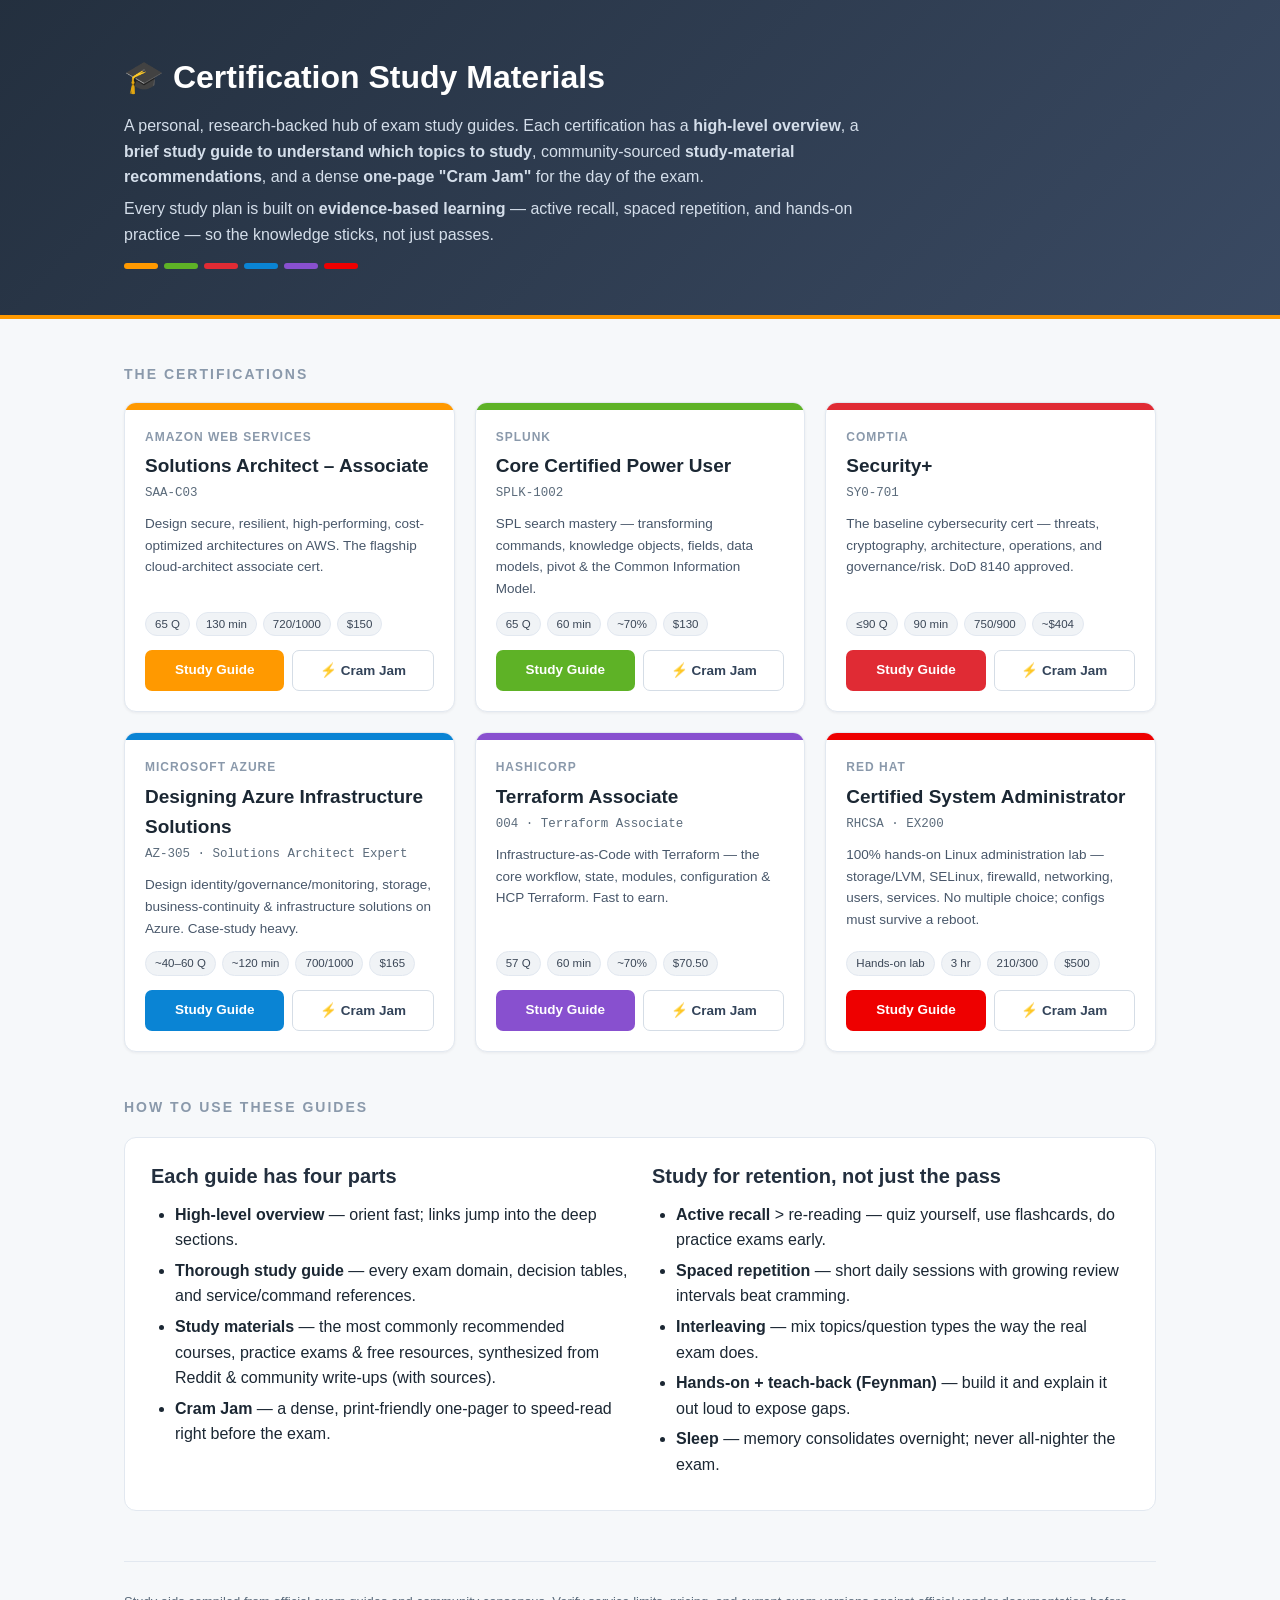
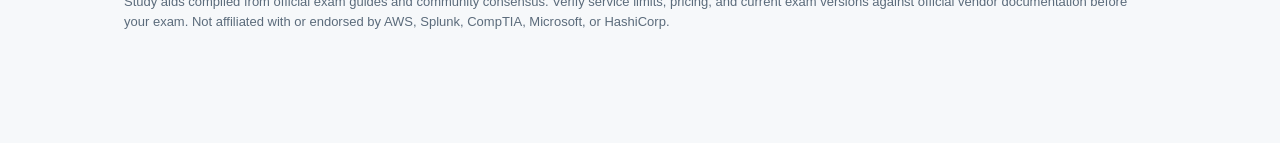
<file: index.html>
<!DOCTYPE html>
<html lang="en">
<head>
<meta charset="UTF-8">
<meta name="viewport" content="width=device-width, initial-scale=1.0">
<title>Certification Study Materials — Hub</title>
<link rel="stylesheet" href="assets/style.css">
<style>
  .hubwrap{max-width:1080px;margin:0 auto;padding:0 24px 100px 24px;}
  .hubhero{background:linear-gradient(135deg,#232F3E 0%,#3a4a63 100%);color:#fff;margin:0 -24px 0 -24px;
    padding:52px 32px 46px 32px;border-bottom:4px solid var(--accent);}
  .hubhero h1{font-size:32px;margin:0 0 10px 0;}
  .hubhero p{color:#d4deea;max-width:760px;margin:6px 0;}
  .hubhero .accents{margin-top:16px;display:flex;gap:6px;flex-wrap:wrap;}
  .hubhero .dot{width:34px;height:6px;border-radius:4px;display:inline-block;}
  .section-h{font-size:14px;letter-spacing:2px;text-transform:uppercase;color:#8a99ab;font-weight:800;
    margin:44px 0 6px 0;}
  .cert-grid{display:grid;gap:20px;grid-template-columns:repeat(auto-fill,minmax(320px,1fr));margin-top:16px;}
  .cert{background:#fff;border:1px solid var(--line);border-radius:12px;overflow:hidden;
    box-shadow:0 1px 3px rgba(16,24,40,.06);display:flex;flex-direction:column;transition:transform .12s,box-shadow .12s;}
  .cert:hover{transform:translateY(-3px);box-shadow:0 6px 18px rgba(16,24,40,.12);}
  .cert .top{height:7px;}
  .cert .body{padding:18px 20px 20px 20px;flex:1;display:flex;flex-direction:column;}
  .cert .prov{font-size:12px;text-transform:uppercase;letter-spacing:1px;color:#8a99ab;font-weight:700;}
  .cert h3{margin:4px 0 2px 0;font-size:19px;color:var(--ink);}
  .cert .code{font-size:12.5px;color:var(--muted);font-family:Consolas,monospace;}
  .cert p.desc{font-size:13.5px;color:#48576a;margin:10px 0 12px 0;flex:1;}
  .cert .facts{display:flex;flex-wrap:wrap;gap:6px;margin-bottom:14px;}
  .cert .facts span{font-size:11.5px;background:#f0f3f6;border:1px solid #e2e8f0;border-radius:20px;padding:2px 9px;color:#3a4656;}
  .cert .links{display:flex;gap:8px;}
  .cert .links a{flex:1;text-align:center;padding:9px 10px;border-radius:7px;font-size:13.5px;font-weight:700;text-decoration:none;}
  .cert .links .guide{color:#fff;}
  .cert .links .cram{background:#fff;border:1px solid #d5dde6;color:#33445a;}
  .cert .links .cram:hover{background:#f5f8fb;}
  .how{background:#fff;border:1px solid var(--line);border-radius:12px;padding:22px 26px;margin-top:18px;}
  .how h3{margin-top:0;}
  .how .cols2{display:grid;grid-template-columns:1fr 1fr;gap:24px;}
  @media(max-width:760px){.how .cols2{grid-template-columns:1fr;}}
  .foot{margin-top:50px;padding-top:20px;border-top:1px solid var(--line);color:var(--muted);font-size:13px;}
</style>
</head>
<body>
  <div class="hubhero">
    <div class="hubwrap" style="padding-bottom:0;">
      <h1>🎓 Certification Study Materials</h1>
      <p>A personal, research-backed hub of exam study guides. Each certification has a <b>high-level overview</b>, a <b>brief study guide to understand which topics to study</b>, community-sourced <b>study-material recommendations</b>, and a dense <b>one-page "Cram Jam"</b> for the day of the exam.</p>
      <p>Every study plan is built on <b>evidence-based learning</b> — active recall, spaced repetition, and hands-on practice — so the knowledge sticks, not just passes.</p>
      <div class="accents">
        <span class="dot" style="background:#FF9900"></span>
        <span class="dot" style="background:#5EB226"></span>
        <span class="dot" style="background:#E02B34"></span>
        <span class="dot" style="background:#0A84D4"></span>
        <span class="dot" style="background:#8850CF"></span>
        <span class="dot" style="background:#EE0000"></span>
      </div>
    </div>
  </div>

  <div class="hubwrap">
    <div class="section-h">The Certifications</div>
    <div class="cert-grid">

      <!-- AWS SAA -->
      <div class="cert">
        <div class="top" style="background:#FF9900"></div>
        <div class="body">
          <div class="prov">Amazon Web Services</div>
          <h3>Solutions Architect – Associate</h3>
          <div class="code">SAA-C03</div>
          <p class="desc">Design secure, resilient, high-performing, cost-optimized architectures on AWS. The flagship cloud-architect associate cert.</p>
          <div class="facts"><span>65 Q</span><span>130 min</span><span>720/1000</span><span>$150</span></div>
          <div class="links">
            <a class="guide" style="background:#FF9900" href="saa/index.html">Study Guide</a>
            <a class="cram" href="saa/cram.html">⚡ Cram Jam</a>
          </div>
        </div>
      </div>

      <!-- Splunk -->
      <div class="cert">
        <div class="top" style="background:#5EB226"></div>
        <div class="body">
          <div class="prov">Splunk</div>
          <h3>Core Certified Power User</h3>
          <div class="code">SPLK-1002</div>
          <p class="desc">SPL search mastery — transforming commands, knowledge objects, fields, data models, pivot &amp; the Common Information Model.</p>
          <div class="facts"><span>65 Q</span><span>60 min</span><span>~70%</span><span>$130</span></div>
          <div class="links">
            <a class="guide" style="background:#5EB226" href="splunk-power-user/index.html">Study Guide</a>
            <a class="cram" href="splunk-power-user/cram.html">⚡ Cram Jam</a>
          </div>
        </div>
      </div>

      <!-- Security+ -->
      <div class="cert">
        <div class="top" style="background:#E02B34"></div>
        <div class="body">
          <div class="prov">CompTIA</div>
          <h3>Security+</h3>
          <div class="code">SY0-701</div>
          <p class="desc">The baseline cybersecurity cert — threats, cryptography, architecture, operations, and governance/risk. DoD 8140 approved.</p>
          <div class="facts"><span>≤90 Q</span><span>90 min</span><span>750/900</span><span>~$404</span></div>
          <div class="links">
            <a class="guide" style="background:#E02B34" href="security-plus/index.html">Study Guide</a>
            <a class="cram" href="security-plus/cram.html">⚡ Cram Jam</a>
          </div>
        </div>
      </div>

      <!-- AZ-305 -->
      <div class="cert">
        <div class="top" style="background:#0A84D4"></div>
        <div class="body">
          <div class="prov">Microsoft Azure</div>
          <h3>Designing Azure Infrastructure Solutions</h3>
          <div class="code">AZ-305 · Solutions Architect Expert</div>
          <p class="desc">Design identity/governance/monitoring, storage, business-continuity &amp; infrastructure solutions on Azure. Case-study heavy.</p>
          <div class="facts"><span>~40–60 Q</span><span>~120 min</span><span>700/1000</span><span>$165</span></div>
          <div class="links">
            <a class="guide" style="background:#0A84D4" href="az-305/index.html">Study Guide</a>
            <a class="cram" href="az-305/cram.html">⚡ Cram Jam</a>
          </div>
        </div>
      </div>

      <!-- Terraform -->
      <div class="cert">
        <div class="top" style="background:#8850CF"></div>
        <div class="body">
          <div class="prov">HashiCorp</div>
          <h3>Terraform Associate</h3>
          <div class="code">004 · Terraform Associate</div>
          <p class="desc">Infrastructure-as-Code with Terraform — the core workflow, state, modules, configuration &amp; HCP Terraform. Fast to earn.</p>
          <div class="facts"><span>57 Q</span><span>60 min</span><span>~70%</span><span>$70.50</span></div>
          <div class="links">
            <a class="guide" style="background:#8850CF" href="terraform-associate/index.html">Study Guide</a>
            <a class="cram" href="terraform-associate/cram.html">⚡ Cram Jam</a>
          </div>
        </div>
      </div>

      <!-- RHCSA -->
      <div class="cert">
        <div class="top" style="background:#EE0000"></div>
        <div class="body">
          <div class="prov">Red Hat</div>
          <h3>Certified System Administrator</h3>
          <div class="code">RHCSA · EX200</div>
          <p class="desc">100% hands-on Linux administration lab — storage/LVM, SELinux, firewalld, networking, users, services. No multiple choice; configs must survive a reboot.</p>
          <div class="facts"><span>Hands-on lab</span><span>3 hr</span><span>210/300</span><span>$500</span></div>
          <div class="links">
            <a class="guide" style="background:#EE0000" href="rhcsa/index.html">Study Guide</a>
            <a class="cram" href="rhcsa/cram.html">⚡ Cram Jam</a>
          </div>
        </div>
      </div>

    </div>

    <div class="section-h">How to Use These Guides</div>
    <div class="how">
      <div class="cols2">
        <div>
          <h3>Each guide has four parts</h3>
          <ul>
            <li><b>High-level overview</b> — orient fast; links jump into the deep sections.</li>
            <li><b>Thorough study guide</b> — every exam domain, decision tables, and service/command references.</li>
            <li><b>Study materials</b> — the most commonly recommended courses, practice exams &amp; free resources, synthesized from Reddit &amp; community write-ups (with sources).</li>
            <li><b>Cram Jam</b> — a dense, print-friendly one-pager to speed-read right before the exam.</li>
          </ul>
        </div>
        <div>
          <h3>Study for retention, not just the pass</h3>
          <ul>
            <li><b>Active recall</b> &gt; re-reading — quiz yourself, use flashcards, do practice exams early.</li>
            <li><b>Spaced repetition</b> — short daily sessions with growing review intervals beat cramming.</li>
            <li><b>Interleaving</b> — mix topics/question types the way the real exam does.</li>
            <li><b>Hands-on + teach-back (Feynman)</b> — build it and explain it out loud to expose gaps.</li>
            <li><b>Sleep</b> — memory consolidates overnight; never all-nighter the exam.</li>
          </ul>
        </div>
      </div>
    </div>

    <div class="foot">
      <p>Study aids compiled from official exam guides and community consensus. Verify service limits, pricing, and current exam versions against official vendor documentation before your exam. Not affiliated with or endorsed by AWS, Splunk, CompTIA, Microsoft, or HashiCorp.</p>
    </div>
  </div>
</body>
</html>
</file>
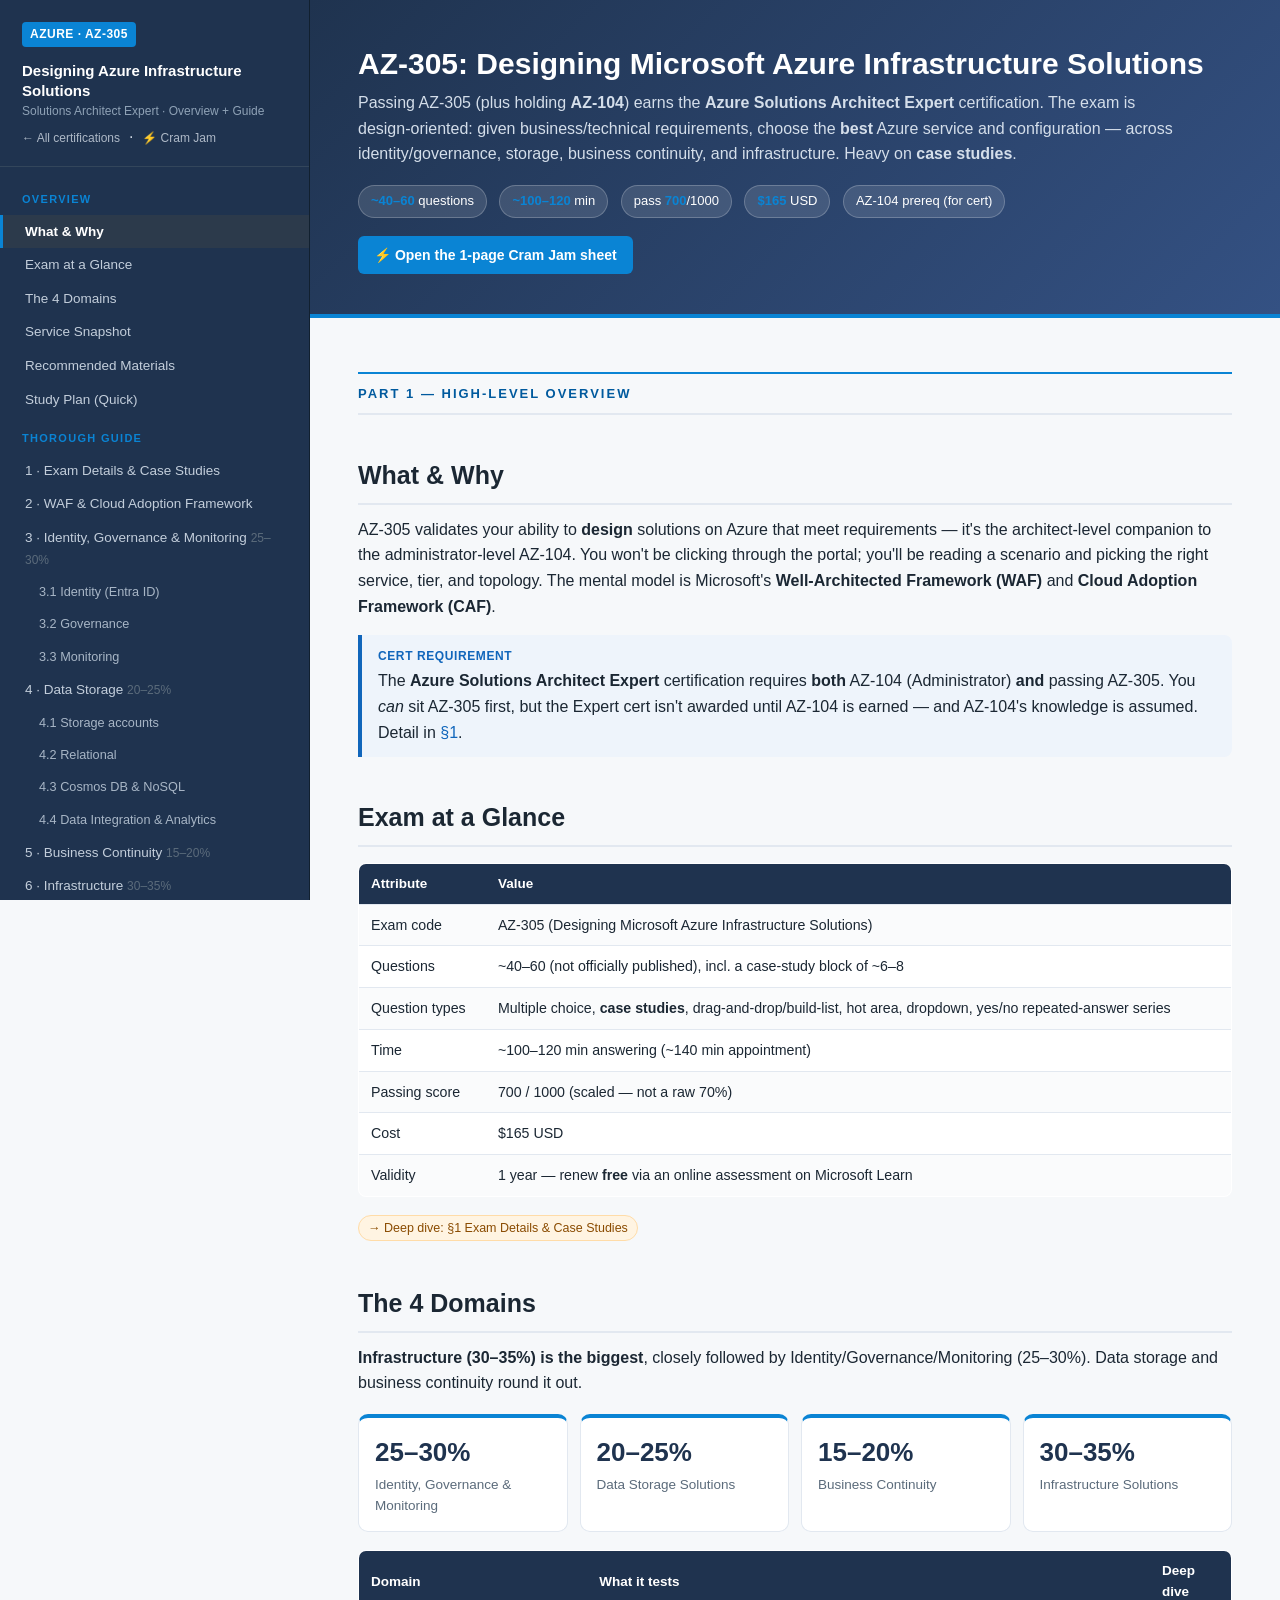
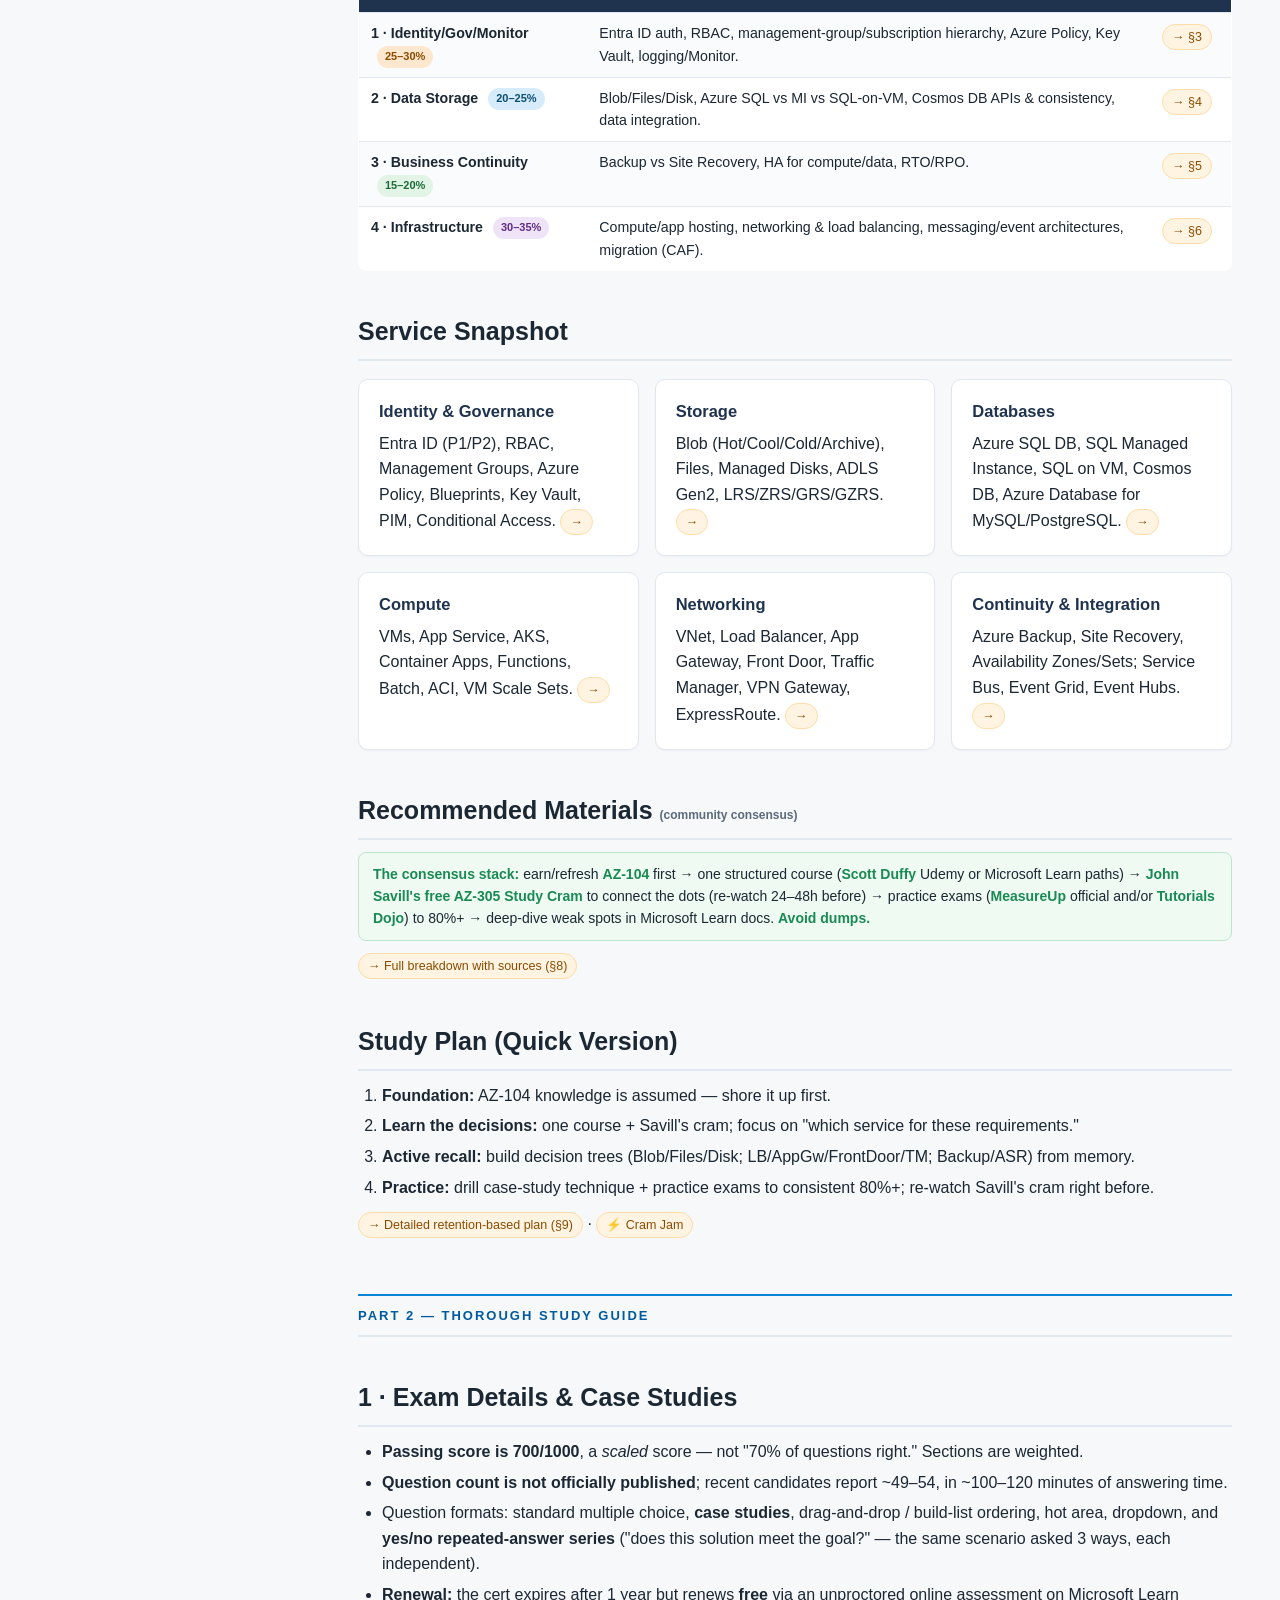
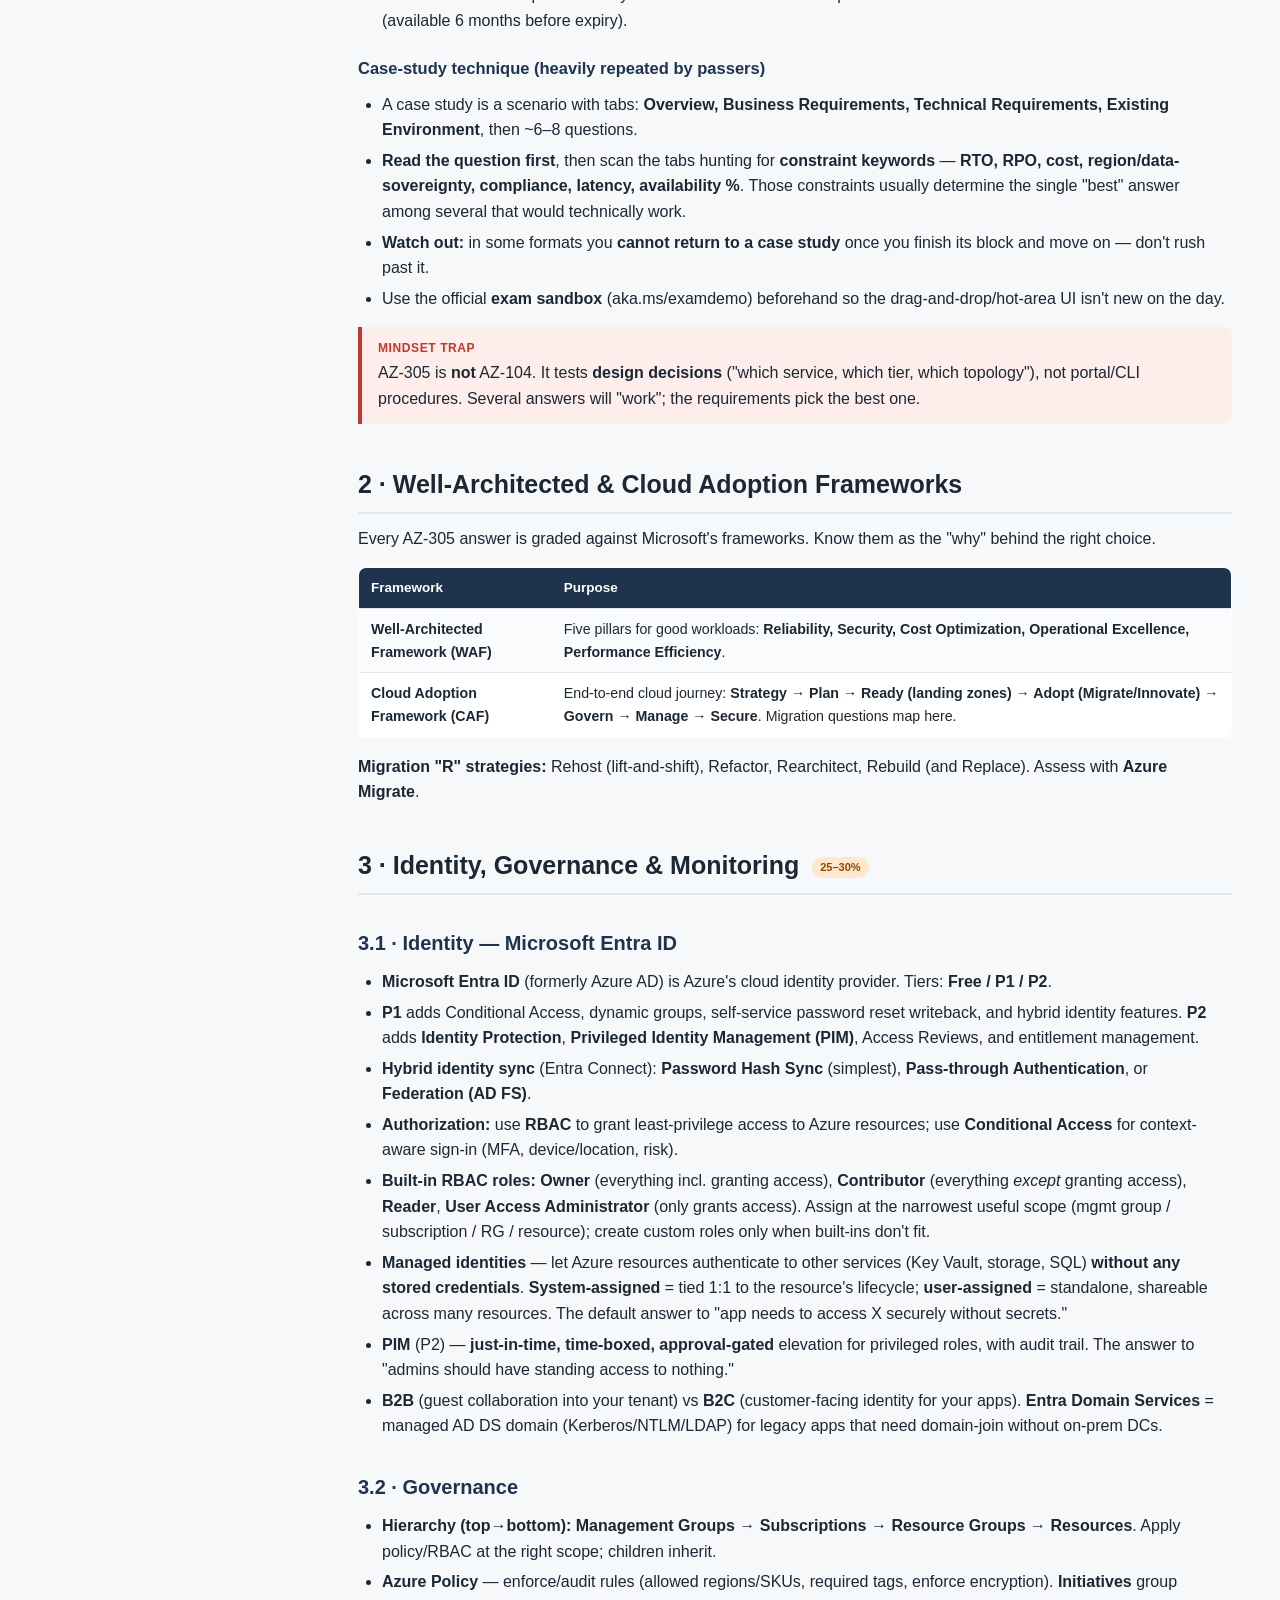
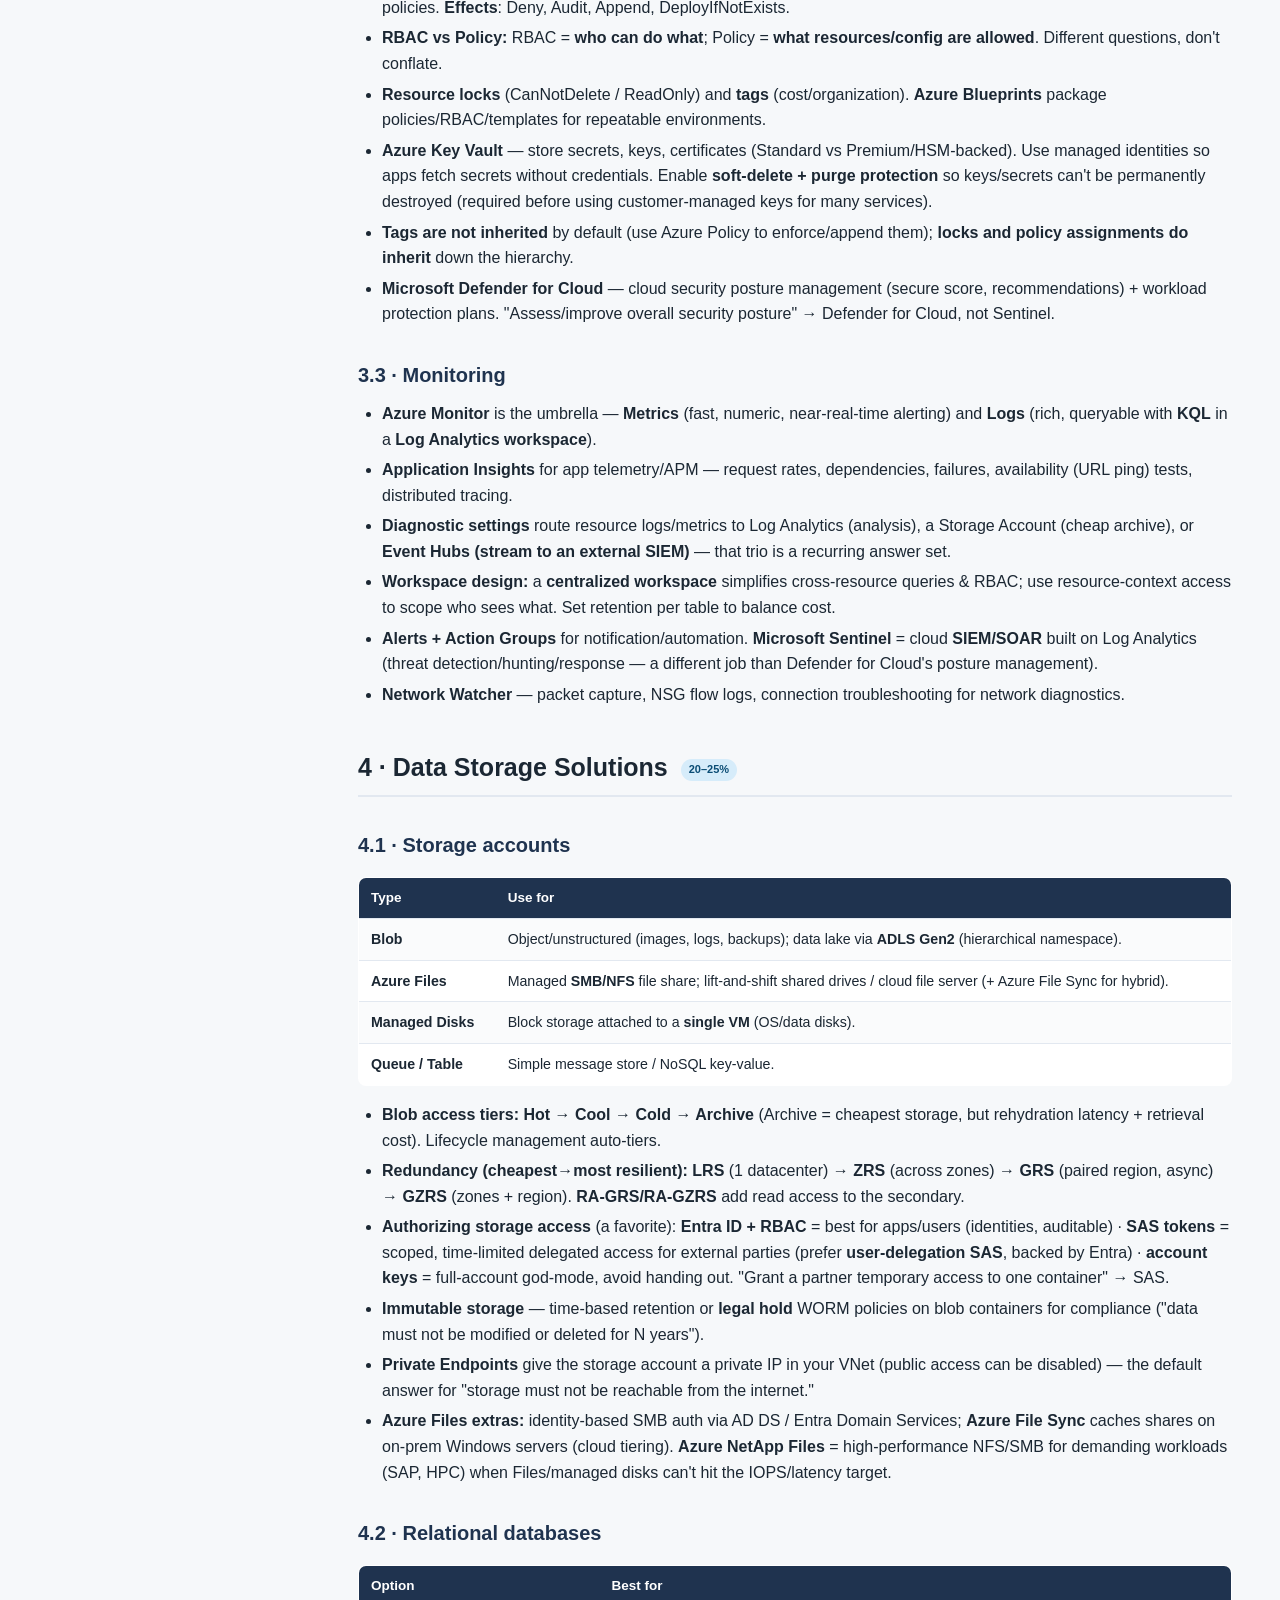
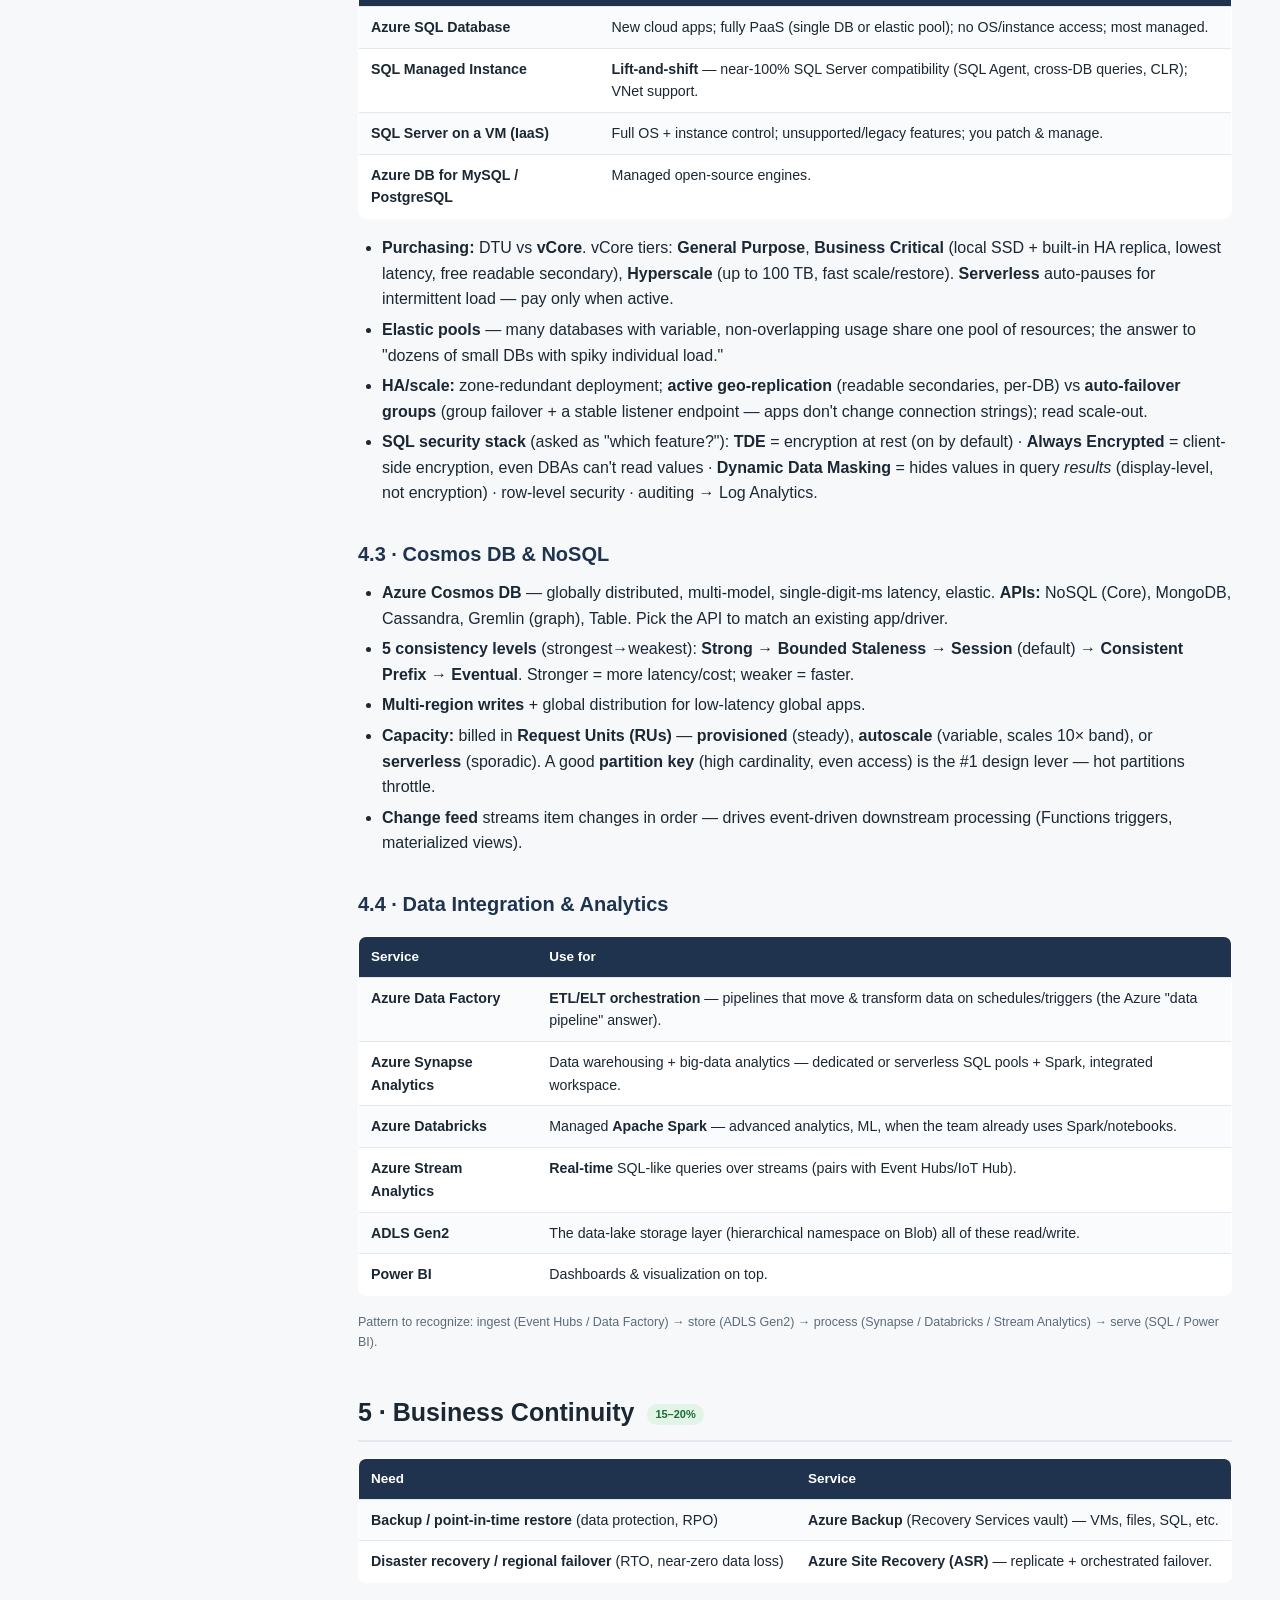
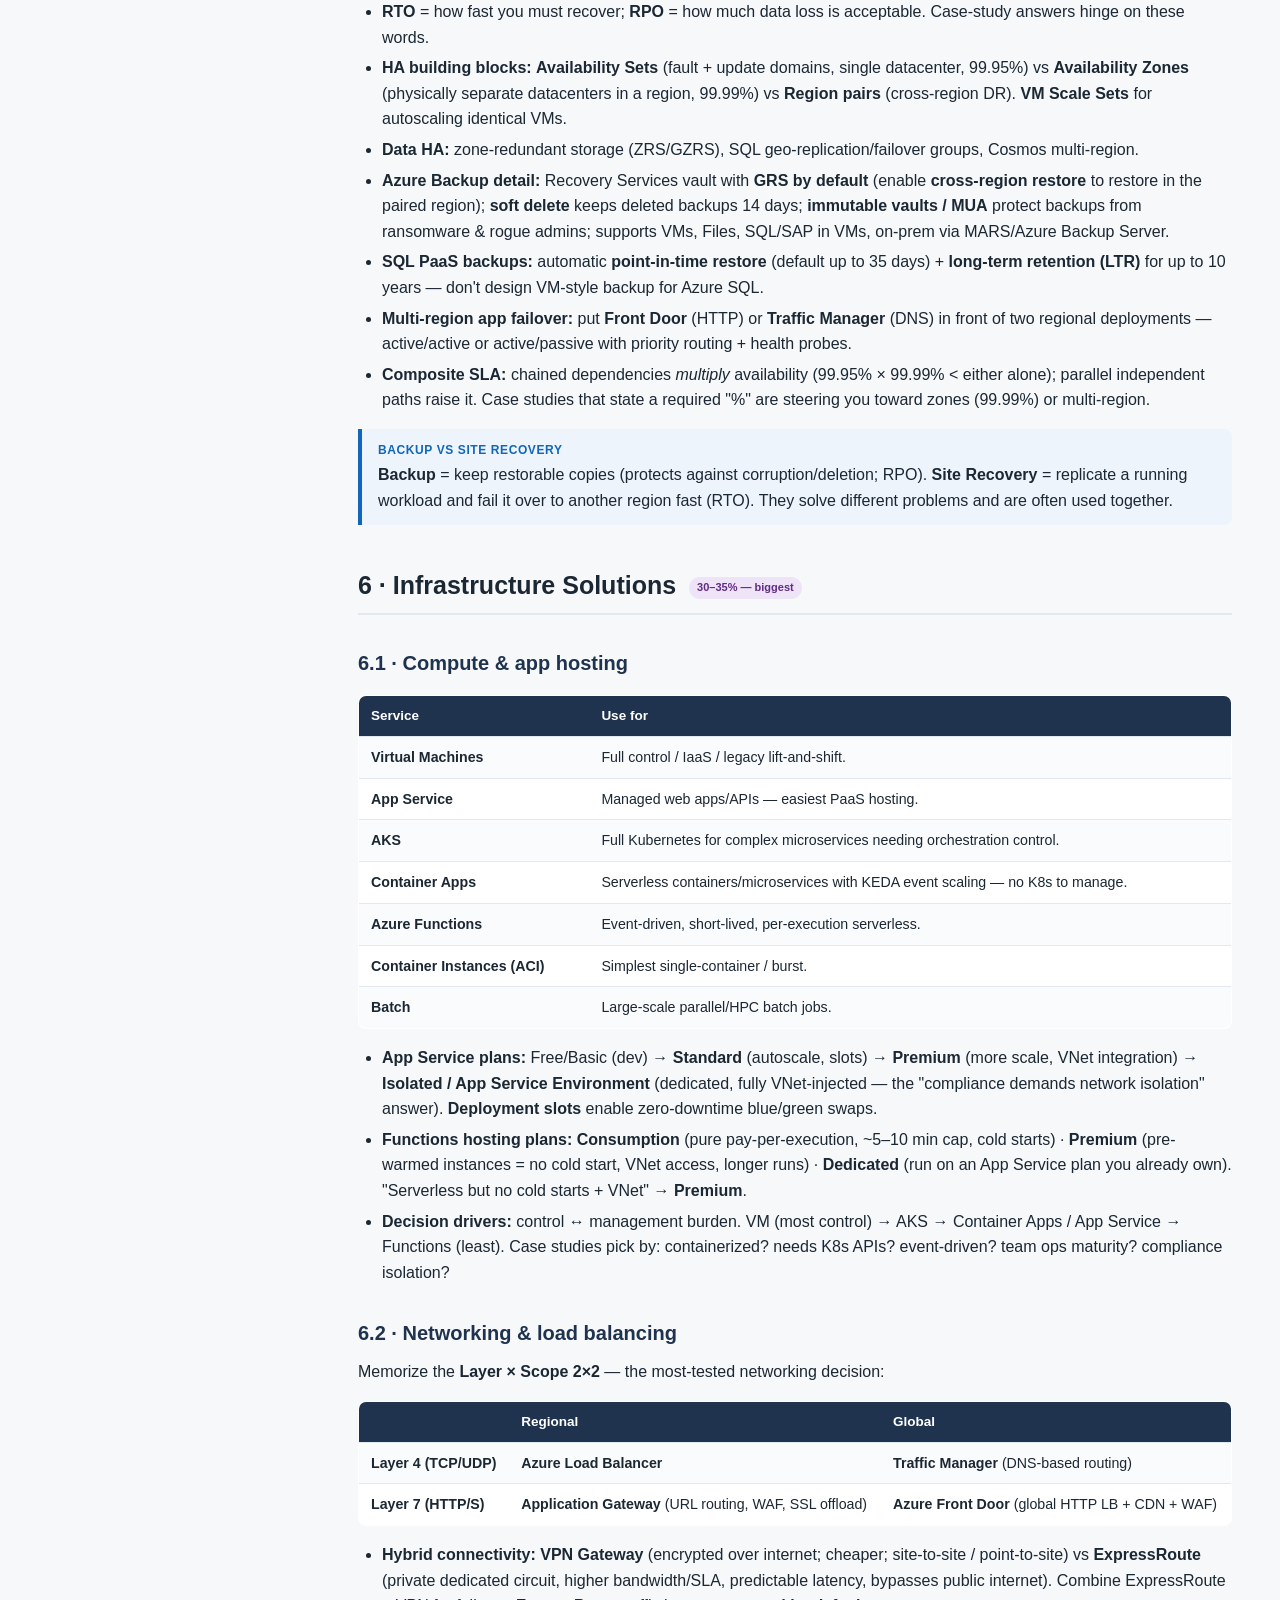
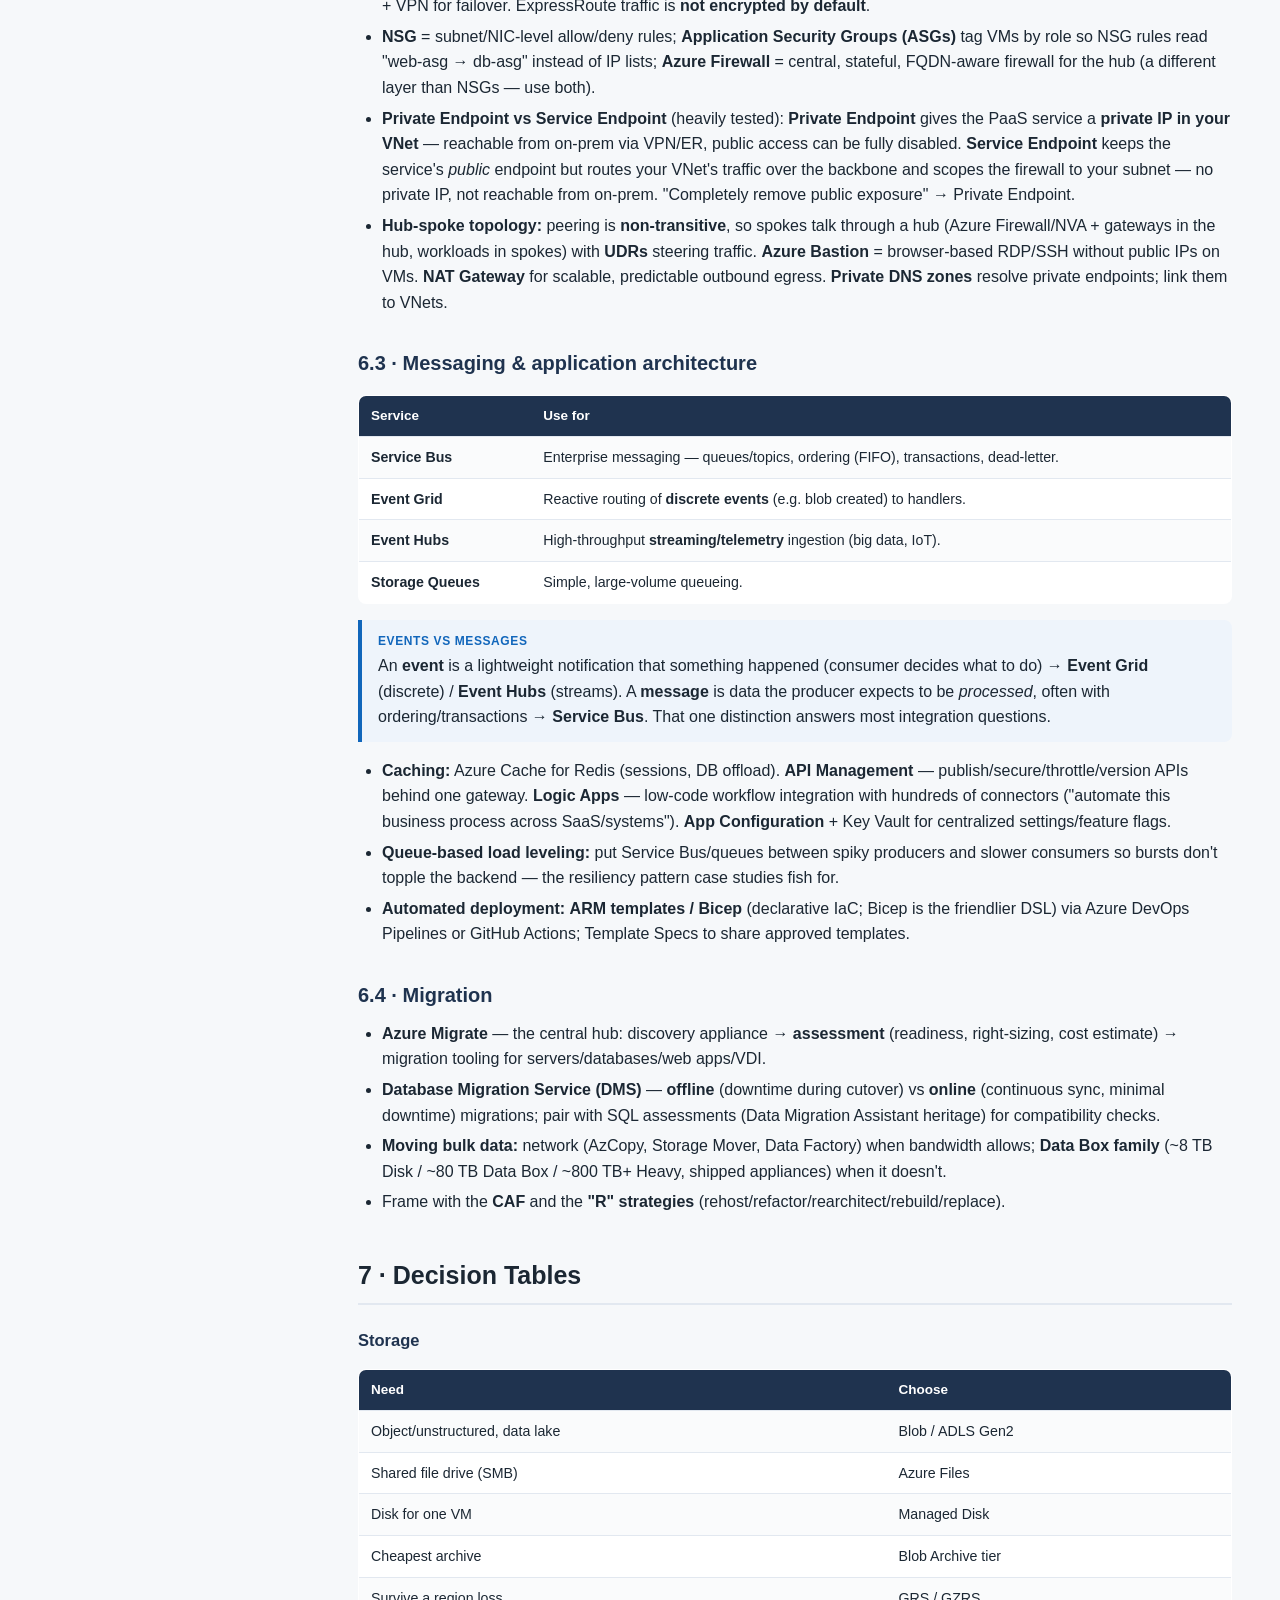
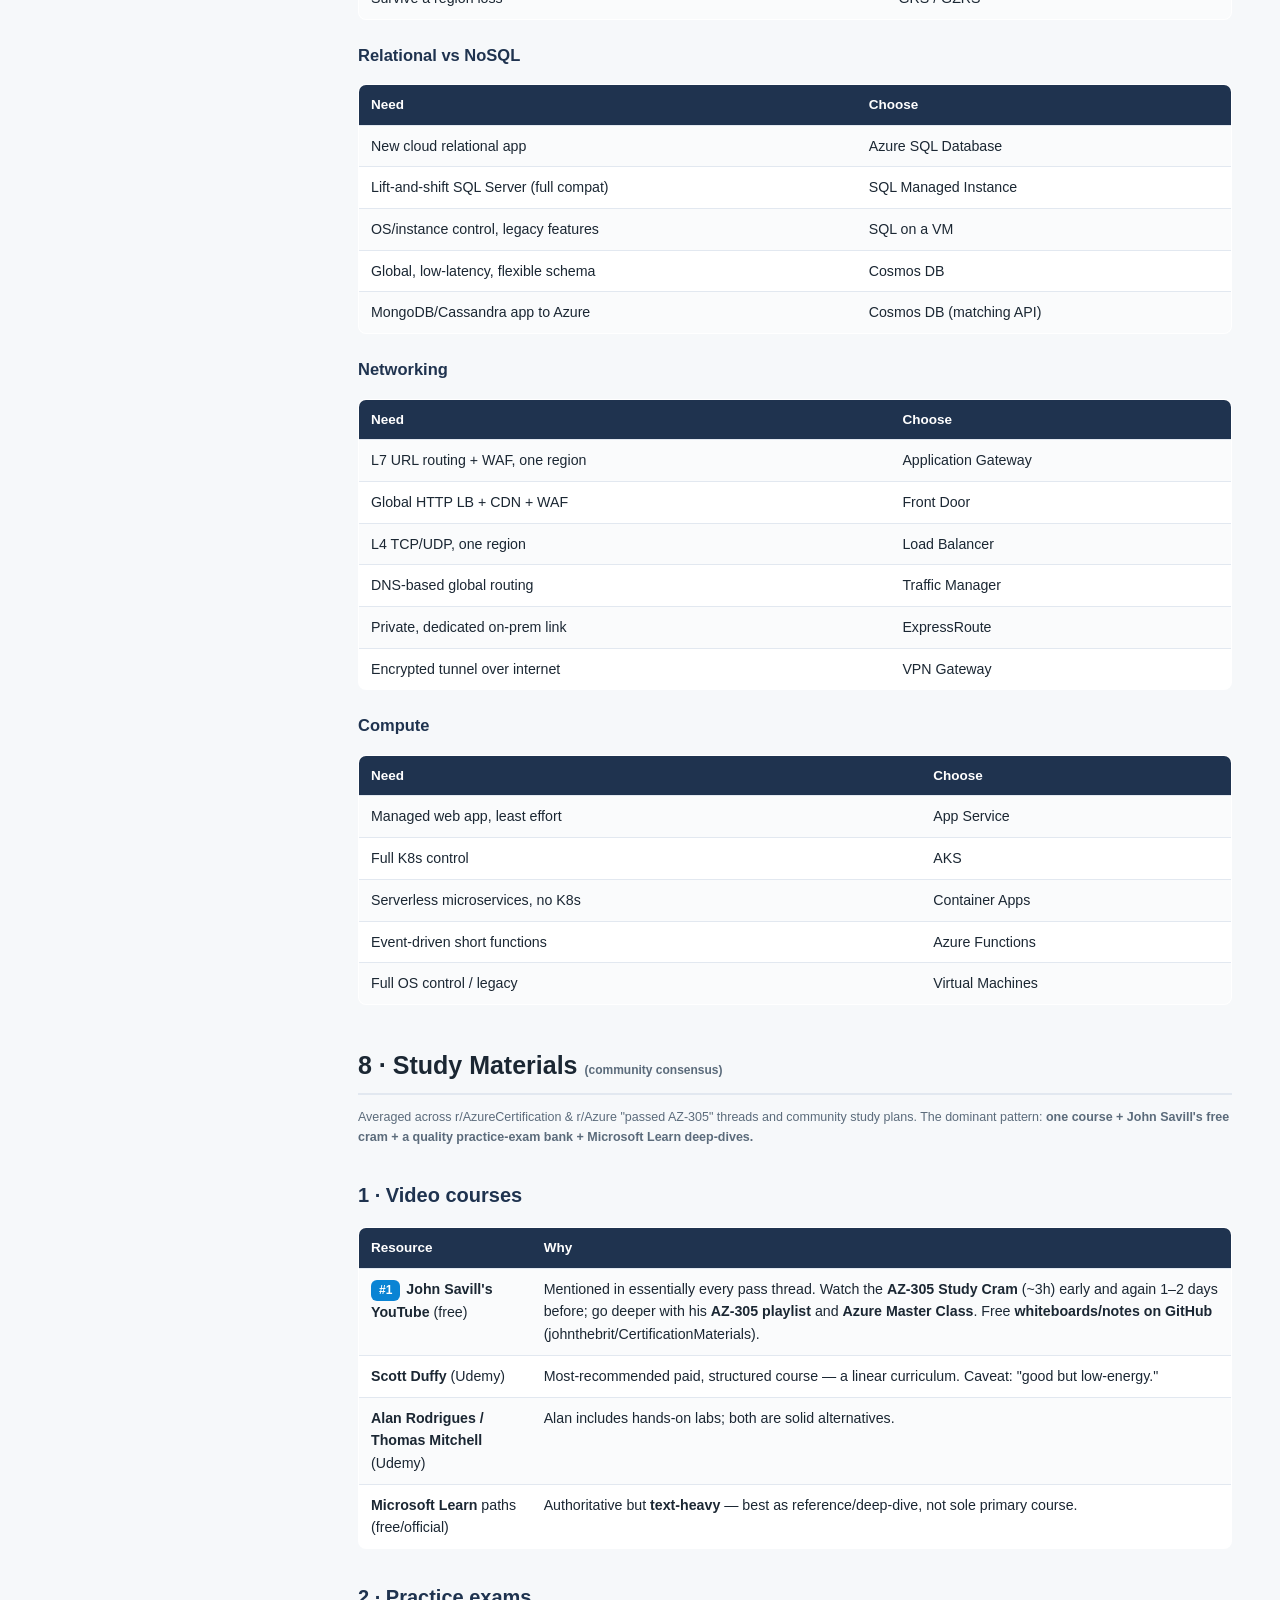
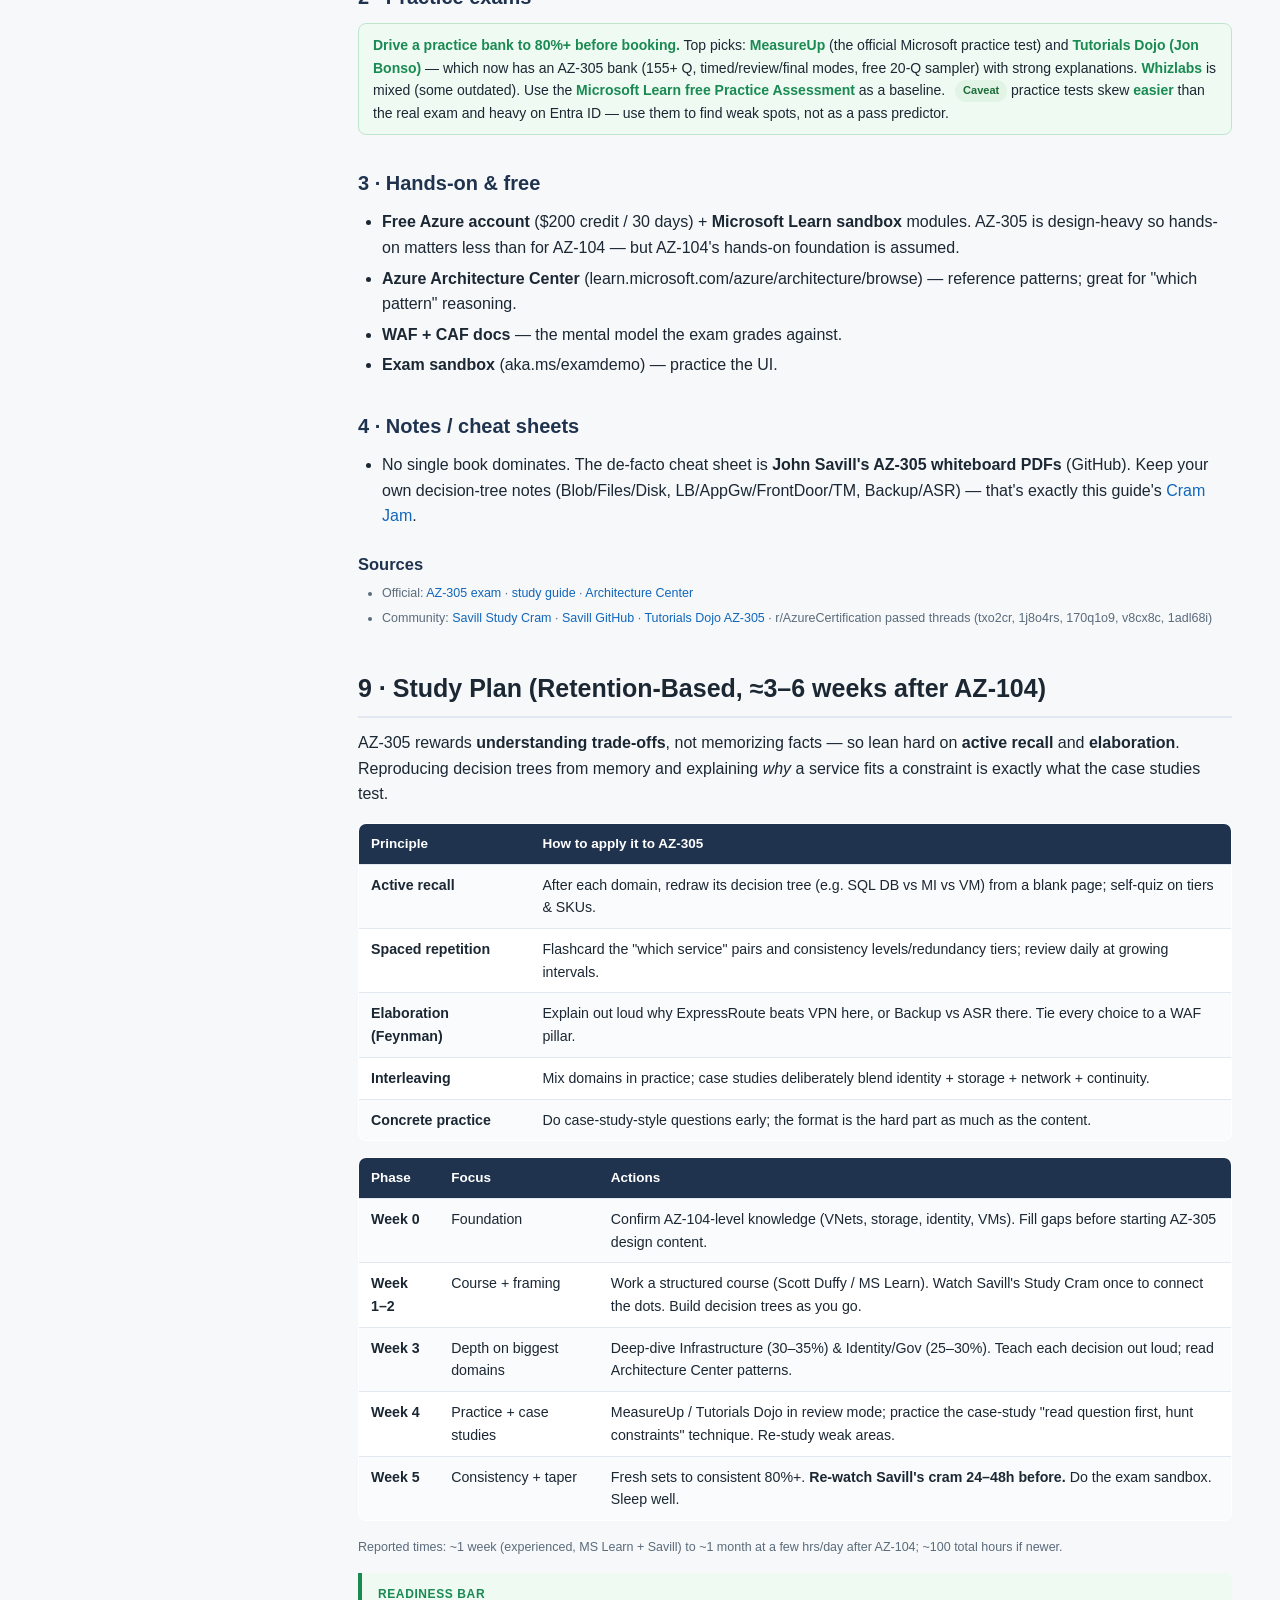
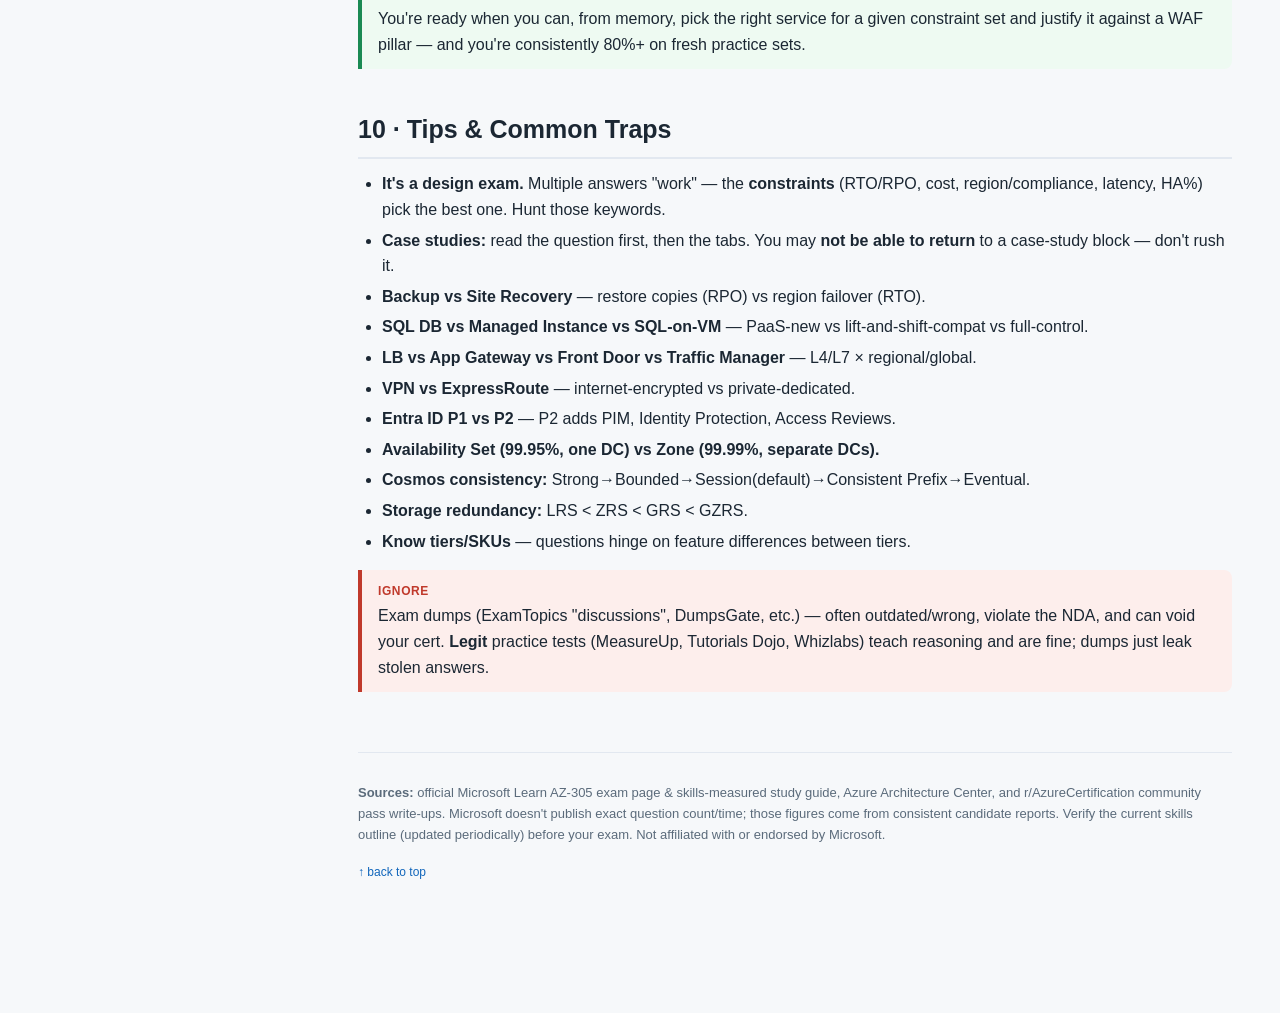
<file: az-305/index.html>
<!DOCTYPE html>
<html lang="en">
<head>
<meta charset="UTF-8">
<meta name="viewport" content="width=device-width, initial-scale=1.0">
<title>AZ-305 Designing Azure Infrastructure Solutions — Study Guide</title>
<link rel="stylesheet" href="../assets/style.css">
</head>
<body class="theme-azure">
<div class="layout">

  <nav class="sidebar" id="sidebar">
    <div class="brand">
      <span class="logo">AZURE · AZ-305</span>
      <h1>Designing Azure Infrastructure Solutions</h1>
      <div class="sub">Solutions Architect Expert · Overview + Guide</div>
      <a class="home" href="../index.html">← All certifications</a> &nbsp;·&nbsp; <a class="home" href="cram.html">⚡ Cram Jam</a>
    </div>
    <div class="toc" id="toc">
      <div class="group-label">Overview</div>
      <a href="#ov-intro">What &amp; Why</a>
      <a href="#ov-glance">Exam at a Glance</a>
      <a href="#ov-domains">The 4 Domains</a>
      <a href="#ov-services">Service Snapshot</a>
      <a href="#ov-materials">Recommended Materials</a>
      <a href="#ov-plan">Study Plan (Quick)</a>

      <div class="group-label">Thorough Guide</div>
      <a href="#t-exam">1 · Exam Details &amp; Case Studies</a>
      <a href="#t-frameworks">2 · WAF &amp; Cloud Adoption Framework</a>
      <a href="#t-d1">3 · Identity, Governance &amp; Monitoring <span class="kbd">25–30%</span></a>
      <a href="#d1-identity" class="lvl2">3.1 Identity (Entra ID)</a>
      <a href="#d1-gov" class="lvl2">3.2 Governance</a>
      <a href="#d1-mon" class="lvl2">3.3 Monitoring</a>
      <a href="#t-d2">4 · Data Storage <span class="kbd">20–25%</span></a>
      <a href="#d2-storage" class="lvl2">4.1 Storage accounts</a>
      <a href="#d2-rel" class="lvl2">4.2 Relational</a>
      <a href="#d2-nosql" class="lvl2">4.3 Cosmos DB &amp; NoSQL</a>
      <a href="#d2-integration" class="lvl2">4.4 Data Integration &amp; Analytics</a>
      <a href="#t-d3">5 · Business Continuity <span class="kbd">15–20%</span></a>
      <a href="#t-d4">6 · Infrastructure <span class="kbd">30–35%</span></a>
      <a href="#d4-compute" class="lvl2">6.1 Compute &amp; app hosting</a>
      <a href="#d4-network" class="lvl2">6.2 Networking &amp; LB</a>
      <a href="#d4-app" class="lvl2">6.3 Messaging &amp; app arch</a>
      <a href="#d4-migrate" class="lvl2">6.4 Migration</a>
      <a href="#t-decision">7 · Decision Tables</a>
      <a href="#t-materials">8 · Study Materials</a>
      <a href="#t-plan">9 · Study Plan (Retention)</a>
      <a href="#t-tips">10 · Tips &amp; Traps</a>
    </div>
  </nav>

  <main class="content">
    <div class="hero">
      <h1>AZ-305: Designing Microsoft Azure Infrastructure Solutions</h1>
      <p>Passing AZ-305 (plus holding <b>AZ-104</b>) earns the <b>Azure Solutions Architect Expert</b> certification. The exam is design-oriented: given business/technical requirements, choose the <b>best</b> Azure service and configuration — across identity/governance, storage, business continuity, and infrastructure. Heavy on <b>case studies</b>.</p>
      <span class="pill"><b>~40–60</b> questions</span>
      <span class="pill"><b>~100–120</b> min</span>
      <span class="pill">pass <b>700</b>/1000</span>
      <span class="pill"><b>$165</b> USD</span>
      <span class="pill">AZ-104 prereq (for cert)</span>
      <div><a class="crambtn" href="cram.html">⚡ Open the 1-page Cram Jam sheet</a></div>
    </div>

    <!-- OVERVIEW -->
    <h2 class="part">Part 1 — High-Level Overview</h2>

    <section id="ov-intro">
      <h2>What &amp; Why</h2>
      <p>AZ-305 validates your ability to <b>design</b> solutions on Azure that meet requirements — it's the architect-level companion to the administrator-level AZ-104. You won't be clicking through the portal; you'll be reading a scenario and picking the right service, tier, and topology. The mental model is Microsoft's <b>Well-Architected Framework (WAF)</b> and <b>Cloud Adoption Framework (CAF)</b>.</p>
      <div class="callout note"><span class="lbl">Cert requirement</span> The <b>Azure Solutions Architect Expert</b> certification requires <b>both</b> AZ-104 (Administrator) <b>and</b> passing AZ-305. You <i>can</i> sit AZ-305 first, but the Expert cert isn't awarded until AZ-104 is earned — and AZ-104's knowledge is assumed. Detail in <a href="#t-exam">§1</a>.</div>
    </section>

    <section id="ov-glance">
      <h2>Exam at a Glance</h2>
      <table>
        <tr><th>Attribute</th><th>Value</th></tr>
        <tr><td>Exam code</td><td>AZ-305 (Designing Microsoft Azure Infrastructure Solutions)</td></tr>
        <tr><td>Questions</td><td>~40–60 (not officially published), incl. a case-study block of ~6–8</td></tr>
        <tr><td>Question types</td><td>Multiple choice, <b>case studies</b>, drag-and-drop/build-list, hot area, dropdown, yes/no repeated-answer series</td></tr>
        <tr><td>Time</td><td>~100–120 min answering (~140 min appointment)</td></tr>
        <tr><td>Passing score</td><td>700 / 1000 (scaled — not a raw 70%)</td></tr>
        <tr><td>Cost</td><td>$165 USD</td></tr>
        <tr><td>Validity</td><td>1 year — renew <b>free</b> via an online assessment on Microsoft Learn</td></tr>
      </table>
      <p><a class="jump" href="#t-exam">→ Deep dive: §1 Exam Details &amp; Case Studies</a></p>
    </section>

    <section id="ov-domains">
      <h2>The 4 Domains</h2>
      <p><b>Infrastructure (30–35%) is the biggest</b>, closely followed by Identity/Governance/Monitoring (25–30%). Data storage and business continuity round it out.</p>
      <div class="domain-band">
        <div class="db"><div class="pct">25–30%</div><div class="nm">Identity, Governance &amp; Monitoring</div></div>
        <div class="db"><div class="pct">20–25%</div><div class="nm">Data Storage Solutions</div></div>
        <div class="db"><div class="pct">15–20%</div><div class="nm">Business Continuity</div></div>
        <div class="db"><div class="pct">30–35%</div><div class="nm">Infrastructure Solutions</div></div>
      </div>
      <table>
        <tr><th>Domain</th><th>What it tests</th><th>Deep dive</th></tr>
        <tr><td><b>1 · Identity/Gov/Monitor</b> <span class="tag d1">25–30%</span></td><td>Entra ID auth, RBAC, management-group/subscription hierarchy, Azure Policy, Key Vault, logging/Monitor.</td><td><a class="jump" href="#t-d1">→ §3</a></td></tr>
        <tr><td><b>2 · Data Storage</b> <span class="tag d2">20–25%</span></td><td>Blob/Files/Disk, Azure SQL vs MI vs SQL-on-VM, Cosmos DB APIs &amp; consistency, data integration.</td><td><a class="jump" href="#t-d2">→ §4</a></td></tr>
        <tr><td><b>3 · Business Continuity</b> <span class="tag d3">15–20%</span></td><td>Backup vs Site Recovery, HA for compute/data, RTO/RPO.</td><td><a class="jump" href="#t-d3">→ §5</a></td></tr>
        <tr><td><b>4 · Infrastructure</b> <span class="tag d4">30–35%</span></td><td>Compute/app hosting, networking &amp; load balancing, messaging/event architectures, migration (CAF).</td><td><a class="jump" href="#t-d4">→ §6</a></td></tr>
      </table>
    </section>

    <section id="ov-services">
      <h2>Service Snapshot</h2>
      <div class="grid">
        <div class="card"><h4>Identity &amp; Governance</h4>Entra ID (P1/P2), RBAC, Management Groups, Azure Policy, Blueprints, Key Vault, PIM, Conditional Access. <a class="jump" href="#t-d1">→</a></div>
        <div class="card"><h4>Storage</h4>Blob (Hot/Cool/Cold/Archive), Files, Managed Disks, ADLS Gen2, LRS/ZRS/GRS/GZRS. <a class="jump" href="#d2-storage">→</a></div>
        <div class="card"><h4>Databases</h4>Azure SQL DB, SQL Managed Instance, SQL on VM, Cosmos DB, Azure Database for MySQL/PostgreSQL. <a class="jump" href="#d2-rel">→</a></div>
        <div class="card"><h4>Compute</h4>VMs, App Service, AKS, Container Apps, Functions, Batch, ACI, VM Scale Sets. <a class="jump" href="#d4-compute">→</a></div>
        <div class="card"><h4>Networking</h4>VNet, Load Balancer, App Gateway, Front Door, Traffic Manager, VPN Gateway, ExpressRoute. <a class="jump" href="#d4-network">→</a></div>
        <div class="card"><h4>Continuity &amp; Integration</h4>Azure Backup, Site Recovery, Availability Zones/Sets; Service Bus, Event Grid, Event Hubs. <a class="jump" href="#t-d3">→</a></div>
      </div>
    </section>

    <section id="ov-materials">
      <h2>Recommended Materials <span class="kbd">(community consensus)</span></h2>
      <div class="consensus"><b>The consensus stack:</b> earn/refresh <b>AZ-104</b> first → one structured course (<b>Scott Duffy</b> Udemy or Microsoft Learn paths) → <b>John Savill's free AZ-305 Study Cram</b> to connect the dots (re-watch 24–48h before) → practice exams (<b>MeasureUp</b> official and/or <b>Tutorials Dojo</b>) to 80%+ → deep-dive weak spots in Microsoft Learn docs. <b>Avoid dumps.</b></div>
      <p><a class="jump" href="#t-materials">→ Full breakdown with sources (§8)</a></p>
    </section>

    <section id="ov-plan">
      <h2>Study Plan (Quick Version)</h2>
      <ol>
        <li><b>Foundation:</b> AZ-104 knowledge is assumed — shore it up first.</li>
        <li><b>Learn the decisions:</b> one course + Savill's cram; focus on "which service for these requirements."</li>
        <li><b>Active recall:</b> build decision trees (Blob/Files/Disk; LB/AppGw/FrontDoor/TM; Backup/ASR) from memory.</li>
        <li><b>Practice:</b> drill case-study technique + practice exams to consistent 80%+; re-watch Savill's cram right before.</li>
      </ol>
      <p><a class="jump" href="#t-plan">→ Detailed retention-based plan (§9)</a> · <a class="jump" href="cram.html">⚡ Cram Jam</a></p>
    </section>

    <!-- THOROUGH -->
    <h2 class="part">Part 2 — Thorough Study Guide</h2>

    <section id="t-exam">
      <h2>1 · Exam Details &amp; Case Studies</h2>
      <ul>
        <li><b>Passing score is 700/1000</b>, a <i>scaled</i> score — not "70% of questions right." Sections are weighted.</li>
        <li><b>Question count is not officially published</b>; recent candidates report ~49–54, in ~100–120 minutes of answering time.</li>
        <li>Question formats: standard multiple choice, <b>case studies</b>, drag-and-drop / build-list ordering, hot area, dropdown, and <b>yes/no repeated-answer series</b> ("does this solution meet the goal?" — the same scenario asked 3 ways, each independent).</li>
        <li><b>Renewal:</b> the cert expires after 1 year but renews <b>free</b> via an unproctored online assessment on Microsoft Learn (available 6 months before expiry).</li>
      </ul>
      <h4>Case-study technique (heavily repeated by passers)</h4>
      <ul>
        <li>A case study is a scenario with tabs: <b>Overview, Business Requirements, Technical Requirements, Existing Environment</b>, then ~6–8 questions.</li>
        <li><b>Read the question first</b>, then scan the tabs hunting for <b>constraint keywords</b> — <b>RTO, RPO, cost, region/data-sovereignty, compliance, latency, availability %</b>. Those constraints usually determine the single "best" answer among several that would technically work.</li>
        <li><b>Watch out:</b> in some formats you <b>cannot return to a case study</b> once you finish its block and move on — don't rush past it.</li>
        <li>Use the official <b>exam sandbox</b> (aka.ms/examdemo) beforehand so the drag-and-drop/hot-area UI isn't new on the day.</li>
      </ul>
      <div class="callout trap"><span class="lbl">Mindset trap</span> AZ-305 is <b>not</b> AZ-104. It tests <b>design decisions</b> ("which service, which tier, which topology"), not portal/CLI procedures. Several answers will "work"; the requirements pick the best one.</div>
    </section>

    <section id="t-frameworks">
      <h2>2 · Well-Architected &amp; Cloud Adoption Frameworks</h2>
      <p>Every AZ-305 answer is graded against Microsoft's frameworks. Know them as the "why" behind the right choice.</p>
      <table>
        <tr><th>Framework</th><th>Purpose</th></tr>
        <tr><td><b>Well-Architected Framework (WAF)</b></td><td>Five pillars for good workloads: <b>Reliability, Security, Cost Optimization, Operational Excellence, Performance Efficiency</b>.</td></tr>
        <tr><td><b>Cloud Adoption Framework (CAF)</b></td><td>End-to-end cloud journey: <b>Strategy → Plan → Ready (landing zones) → Adopt (Migrate/Innovate) → Govern → Manage → Secure</b>. Migration questions map here.</td></tr>
      </table>
      <p><b>Migration "R" strategies:</b> Rehost (lift-and-shift), Refactor, Rearchitect, Rebuild (and Replace). Assess with <b>Azure Migrate</b>.</p>
    </section>

    <!-- DOMAIN 1 -->
    <section id="t-d1">
      <h2>3 · Identity, Governance &amp; Monitoring <span class="tag d1">25–30%</span></h2>

      <h3 id="d1-identity">3.1 · Identity — Microsoft Entra ID</h3>
      <ul>
        <li><b>Microsoft Entra ID</b> (formerly Azure AD) is Azure's cloud identity provider. Tiers: <b>Free / P1 / P2</b>.</li>
        <li><b>P1</b> adds Conditional Access, dynamic groups, self-service password reset writeback, and hybrid identity features. <b>P2</b> adds <b>Identity Protection</b>, <b>Privileged Identity Management (PIM)</b>, Access Reviews, and entitlement management.</li>
        <li><b>Hybrid identity sync</b> (Entra Connect): <b>Password Hash Sync</b> (simplest), <b>Pass-through Authentication</b>, or <b>Federation (AD FS)</b>.</li>
        <li><b>Authorization:</b> use <b>RBAC</b> to grant least-privilege access to Azure resources; use <b>Conditional Access</b> for context-aware sign-in (MFA, device/location, risk).</li>
        <li><b>Built-in RBAC roles:</b> <b>Owner</b> (everything incl. granting access), <b>Contributor</b> (everything <i>except</i> granting access), <b>Reader</b>, <b>User Access Administrator</b> (only grants access). Assign at the narrowest useful scope (mgmt group / subscription / RG / resource); create custom roles only when built-ins don't fit.</li>
        <li><b>Managed identities</b> — let Azure resources authenticate to other services (Key Vault, storage, SQL) <b>without any stored credentials</b>. <b>System-assigned</b> = tied 1:1 to the resource's lifecycle; <b>user-assigned</b> = standalone, shareable across many resources. The default answer to "app needs to access X securely without secrets."</li>
        <li><b>PIM</b> (P2) — <b>just-in-time, time-boxed, approval-gated</b> elevation for privileged roles, with audit trail. The answer to "admins should have standing access to nothing."</li>
        <li><b>B2B</b> (guest collaboration into your tenant) vs <b>B2C</b> (customer-facing identity for your apps). <b>Entra Domain Services</b> = managed AD DS domain (Kerberos/NTLM/LDAP) for legacy apps that need domain-join without on-prem DCs.</li>
      </ul>

      <h3 id="d1-gov">3.2 · Governance</h3>
      <ul>
        <li><b>Hierarchy (top→bottom):</b> <b>Management Groups → Subscriptions → Resource Groups → Resources</b>. Apply policy/RBAC at the right scope; children inherit.</li>
        <li><b>Azure Policy</b> — enforce/audit rules (allowed regions/SKUs, required tags, enforce encryption). <b>Initiatives</b> group policies. <b>Effects</b>: Deny, Audit, Append, DeployIfNotExists.</li>
        <li><b>RBAC vs Policy:</b> RBAC = <b>who can do what</b>; Policy = <b>what resources/config are allowed</b>. Different questions, don't conflate.</li>
        <li><b>Resource locks</b> (CanNotDelete / ReadOnly) and <b>tags</b> (cost/organization). <b>Azure Blueprints</b> package policies/RBAC/templates for repeatable environments.</li>
        <li><b>Azure Key Vault</b> — store secrets, keys, certificates (Standard vs Premium/HSM-backed). Use managed identities so apps fetch secrets without credentials. Enable <b>soft-delete + purge protection</b> so keys/secrets can't be permanently destroyed (required before using customer-managed keys for many services).</li>
        <li><b>Tags are not inherited</b> by default (use Azure Policy to enforce/append them); <b>locks and policy assignments do inherit</b> down the hierarchy.</li>
        <li><b>Microsoft Defender for Cloud</b> — cloud security posture management (secure score, recommendations) + workload protection plans. "Assess/improve overall security posture" → Defender for Cloud, not Sentinel.</li>
      </ul>

      <h3 id="d1-mon">3.3 · Monitoring</h3>
      <ul>
        <li><b>Azure Monitor</b> is the umbrella — <b>Metrics</b> (fast, numeric, near-real-time alerting) and <b>Logs</b> (rich, queryable with <b>KQL</b> in a <b>Log Analytics workspace</b>).</li>
        <li><b>Application Insights</b> for app telemetry/APM — request rates, dependencies, failures, availability (URL ping) tests, distributed tracing.</li>
        <li><b>Diagnostic settings</b> route resource logs/metrics to Log Analytics (analysis), a Storage Account (cheap archive), or <b>Event Hubs (stream to an external SIEM)</b> — that trio is a recurring answer set.</li>
        <li><b>Workspace design:</b> a <b>centralized workspace</b> simplifies cross-resource queries &amp; RBAC; use resource-context access to scope who sees what. Set retention per table to balance cost.</li>
        <li><b>Alerts + Action Groups</b> for notification/automation. <b>Microsoft Sentinel</b> = cloud <b>SIEM/SOAR</b> built on Log Analytics (threat detection/hunting/response — a different job than Defender for Cloud's posture management).</li>
        <li><b>Network Watcher</b> — packet capture, NSG flow logs, connection troubleshooting for network diagnostics.</li>
      </ul>
    </section>

    <!-- DOMAIN 2 -->
    <section id="t-d2">
      <h2>4 · Data Storage Solutions <span class="tag d2">20–25%</span></h2>

      <h3 id="d2-storage">4.1 · Storage accounts</h3>
      <table>
        <tr><th>Type</th><th>Use for</th></tr>
        <tr><td><b>Blob</b></td><td>Object/unstructured (images, logs, backups); data lake via <b>ADLS Gen2</b> (hierarchical namespace).</td></tr>
        <tr><td><b>Azure Files</b></td><td>Managed <b>SMB/NFS</b> file share; lift-and-shift shared drives / cloud file server (+ Azure File Sync for hybrid).</td></tr>
        <tr><td><b>Managed Disks</b></td><td>Block storage attached to a <b>single VM</b> (OS/data disks).</td></tr>
        <tr><td><b>Queue / Table</b></td><td>Simple message store / NoSQL key-value.</td></tr>
      </table>
      <ul>
        <li><b>Blob access tiers:</b> <b>Hot → Cool → Cold → Archive</b> (Archive = cheapest storage, but rehydration latency + retrieval cost). Lifecycle management auto-tiers.</li>
        <li><b>Redundancy (cheapest→most resilient):</b> <b>LRS</b> (1 datacenter) → <b>ZRS</b> (across zones) → <b>GRS</b> (paired region, async) → <b>GZRS</b> (zones + region). <b>RA-GRS/RA-GZRS</b> add read access to the secondary.</li>
        <li><b>Authorizing storage access</b> (a favorite): <b>Entra ID + RBAC</b> = best for apps/users (identities, auditable) · <b>SAS tokens</b> = scoped, time-limited delegated access for external parties (prefer <b>user-delegation SAS</b>, backed by Entra) · <b>account keys</b> = full-account god-mode, avoid handing out. "Grant a partner temporary access to one container" → SAS.</li>
        <li><b>Immutable storage</b> — time-based retention or <b>legal hold</b> WORM policies on blob containers for compliance ("data must not be modified or deleted for N years").</li>
        <li><b>Private Endpoints</b> give the storage account a private IP in your VNet (public access can be disabled) — the default answer for "storage must not be reachable from the internet."</li>
        <li><b>Azure Files extras:</b> identity-based SMB auth via AD DS / Entra Domain Services; <b>Azure File Sync</b> caches shares on on-prem Windows servers (cloud tiering). <b>Azure NetApp Files</b> = high-performance NFS/SMB for demanding workloads (SAP, HPC) when Files/managed disks can't hit the IOPS/latency target.</li>
      </ul>

      <h3 id="d2-rel">4.2 · Relational databases</h3>
      <table>
        <tr><th>Option</th><th>Best for</th></tr>
        <tr><td><b>Azure SQL Database</b></td><td>New cloud apps; fully PaaS (single DB or elastic pool); no OS/instance access; most managed.</td></tr>
        <tr><td><b>SQL Managed Instance</b></td><td><b>Lift-and-shift</b> — near-100% SQL Server compatibility (SQL Agent, cross-DB queries, CLR); VNet support.</td></tr>
        <tr><td><b>SQL Server on a VM (IaaS)</b></td><td>Full OS + instance control; unsupported/legacy features; you patch &amp; manage.</td></tr>
        <tr><td><b>Azure DB for MySQL / PostgreSQL</b></td><td>Managed open-source engines.</td></tr>
      </table>
      <ul>
        <li><b>Purchasing:</b> DTU vs <b>vCore</b>. vCore tiers: <b>General Purpose</b>, <b>Business Critical</b> (local SSD + built-in HA replica, lowest latency, free readable secondary), <b>Hyperscale</b> (up to 100 TB, fast scale/restore). <b>Serverless</b> auto-pauses for intermittent load — pay only when active.</li>
        <li><b>Elastic pools</b> — many databases with variable, non-overlapping usage share one pool of resources; the answer to "dozens of small DBs with spiky individual load."</li>
        <li><b>HA/scale:</b> zone-redundant deployment; <b>active geo-replication</b> (readable secondaries, per-DB) vs <b>auto-failover groups</b> (group failover + a stable listener endpoint — apps don't change connection strings); read scale-out.</li>
        <li><b>SQL security stack</b> (asked as "which feature?"): <b>TDE</b> = encryption at rest (on by default) · <b>Always Encrypted</b> = client-side encryption, even DBAs can't read values · <b>Dynamic Data Masking</b> = hides values in query <i>results</i> (display-level, not encryption) · row-level security · auditing → Log Analytics.</li>
      </ul>

      <h3 id="d2-nosql">4.3 · Cosmos DB &amp; NoSQL</h3>
      <ul>
        <li><b>Azure Cosmos DB</b> — globally distributed, multi-model, single-digit-ms latency, elastic. <b>APIs:</b> NoSQL (Core), MongoDB, Cassandra, Gremlin (graph), Table. Pick the API to match an existing app/driver.</li>
        <li><b>5 consistency levels</b> (strongest→weakest): <b>Strong → Bounded Staleness → Session</b> (default) <b>→ Consistent Prefix → Eventual</b>. Stronger = more latency/cost; weaker = faster.</li>
        <li><b>Multi-region writes</b> + global distribution for low-latency global apps.</li>
        <li><b>Capacity:</b> billed in <b>Request Units (RUs)</b> — <b>provisioned</b> (steady), <b>autoscale</b> (variable, scales 10× band), or <b>serverless</b> (sporadic). A good <b>partition key</b> (high cardinality, even access) is the #1 design lever — hot partitions throttle.</li>
        <li><b>Change feed</b> streams item changes in order — drives event-driven downstream processing (Functions triggers, materialized views).</li>
      </ul>

      <h3 id="d2-integration">4.4 · Data Integration &amp; Analytics</h3>
      <table>
        <tr><th>Service</th><th>Use for</th></tr>
        <tr><td><b>Azure Data Factory</b></td><td><b>ETL/ELT orchestration</b> — pipelines that move &amp; transform data on schedules/triggers (the Azure "data pipeline" answer).</td></tr>
        <tr><td><b>Azure Synapse Analytics</b></td><td>Data warehousing + big-data analytics — dedicated or serverless SQL pools + Spark, integrated workspace.</td></tr>
        <tr><td><b>Azure Databricks</b></td><td>Managed <b>Apache Spark</b> — advanced analytics, ML, when the team already uses Spark/notebooks.</td></tr>
        <tr><td><b>Azure Stream Analytics</b></td><td><b>Real-time</b> SQL-like queries over streams (pairs with Event Hubs/IoT Hub).</td></tr>
        <tr><td><b>ADLS Gen2</b></td><td>The data-lake storage layer (hierarchical namespace on Blob) all of these read/write.</td></tr>
        <tr><td><b>Power BI</b></td><td>Dashboards &amp; visualization on top.</td></tr>
      </table>
      <p class="legend">Pattern to recognize: ingest (Event Hubs / Data Factory) → store (ADLS Gen2) → process (Synapse / Databricks / Stream Analytics) → serve (SQL / Power BI).</p>
    </section>

    <!-- DOMAIN 3 -->
    <section id="t-d3">
      <h2>5 · Business Continuity <span class="tag d3">15–20%</span></h2>
      <table>
        <tr><th>Need</th><th>Service</th></tr>
        <tr><td><b>Backup / point-in-time restore</b> (data protection, RPO)</td><td><b>Azure Backup</b> (Recovery Services vault) — VMs, files, SQL, etc.</td></tr>
        <tr><td><b>Disaster recovery / regional failover</b> (RTO, near-zero data loss)</td><td><b>Azure Site Recovery (ASR)</b> — replicate + orchestrated failover.</td></tr>
      </table>
      <ul>
        <li><b>RTO</b> = how fast you must recover; <b>RPO</b> = how much data loss is acceptable. Case-study answers hinge on these words.</li>
        <li><b>HA building blocks:</b> <b>Availability Sets</b> (fault + update domains, single datacenter, 99.95%) vs <b>Availability Zones</b> (physically separate datacenters in a region, 99.99%) vs <b>Region pairs</b> (cross-region DR). <b>VM Scale Sets</b> for autoscaling identical VMs.</li>
        <li><b>Data HA:</b> zone-redundant storage (ZRS/GZRS), SQL geo-replication/failover groups, Cosmos multi-region.</li>
        <li><b>Azure Backup detail:</b> Recovery Services vault with <b>GRS by default</b> (enable <b>cross-region restore</b> to restore in the paired region); <b>soft delete</b> keeps deleted backups 14 days; <b>immutable vaults / MUA</b> protect backups from ransomware &amp; rogue admins; supports VMs, Files, SQL/SAP in VMs, on-prem via MARS/Azure Backup Server.</li>
        <li><b>SQL PaaS backups:</b> automatic <b>point-in-time restore</b> (default up to 35 days) + <b>long-term retention (LTR)</b> for up to 10 years — don't design VM-style backup for Azure SQL.</li>
        <li><b>Multi-region app failover:</b> put <b>Front Door</b> (HTTP) or <b>Traffic Manager</b> (DNS) in front of two regional deployments — active/active or active/passive with priority routing + health probes.</li>
        <li><b>Composite SLA:</b> chained dependencies <i>multiply</i> availability (99.95% × 99.99% &lt; either alone); parallel independent paths raise it. Case studies that state a required "%" are steering you toward zones (99.99%) or multi-region.</li>
      </ul>
      <div class="callout note"><span class="lbl">Backup vs Site Recovery</span> <b>Backup</b> = keep restorable copies (protects against corruption/deletion; RPO). <b>Site Recovery</b> = replicate a running workload and fail it over to another region fast (RTO). They solve different problems and are often used together.</div>
    </section>

    <!-- DOMAIN 4 -->
    <section id="t-d4">
      <h2>6 · Infrastructure Solutions <span class="tag d4">30–35% — biggest</span></h2>

      <h3 id="d4-compute">6.1 · Compute &amp; app hosting</h3>
      <table>
        <tr><th>Service</th><th>Use for</th></tr>
        <tr><td><b>Virtual Machines</b></td><td>Full control / IaaS / legacy lift-and-shift.</td></tr>
        <tr><td><b>App Service</b></td><td>Managed web apps/APIs — easiest PaaS hosting.</td></tr>
        <tr><td><b>AKS</b></td><td>Full Kubernetes for complex microservices needing orchestration control.</td></tr>
        <tr><td><b>Container Apps</b></td><td>Serverless containers/microservices with KEDA event scaling — no K8s to manage.</td></tr>
        <tr><td><b>Azure Functions</b></td><td>Event-driven, short-lived, per-execution serverless.</td></tr>
        <tr><td><b>Container Instances (ACI)</b></td><td>Simplest single-container / burst.</td></tr>
        <tr><td><b>Batch</b></td><td>Large-scale parallel/HPC batch jobs.</td></tr>
      </table>
      <ul>
        <li><b>App Service plans:</b> Free/Basic (dev) → <b>Standard</b> (autoscale, slots) → <b>Premium</b> (more scale, VNet integration) → <b>Isolated / App Service Environment</b> (dedicated, fully VNet-injected — the "compliance demands network isolation" answer). <b>Deployment slots</b> enable zero-downtime blue/green swaps.</li>
        <li><b>Functions hosting plans:</b> <b>Consumption</b> (pure pay-per-execution, ~5–10 min cap, cold starts) · <b>Premium</b> (pre-warmed instances = no cold start, VNet access, longer runs) · <b>Dedicated</b> (run on an App Service plan you already own). "Serverless but no cold starts + VNet" → <b>Premium</b>.</li>
        <li><b>Decision drivers:</b> control ↔ management burden. VM (most control) → AKS → Container Apps / App Service → Functions (least). Case studies pick by: containerized? needs K8s APIs? event-driven? team ops maturity? compliance isolation?</li>
      </ul>

      <h3 id="d4-network">6.2 · Networking &amp; load balancing</h3>
      <p>Memorize the <b>Layer × Scope 2×2</b> — the most-tested networking decision:</p>
      <table>
        <tr><th></th><th>Regional</th><th>Global</th></tr>
        <tr><td><b>Layer 4 (TCP/UDP)</b></td><td><b>Azure Load Balancer</b></td><td><b>Traffic Manager</b> (DNS-based routing)</td></tr>
        <tr><td><b>Layer 7 (HTTP/S)</b></td><td><b>Application Gateway</b> (URL routing, WAF, SSL offload)</td><td><b>Azure Front Door</b> (global HTTP LB + CDN + WAF)</td></tr>
      </table>
      <ul>
        <li><b>Hybrid connectivity:</b> <b>VPN Gateway</b> (encrypted over internet; cheaper; site-to-site / point-to-site) vs <b>ExpressRoute</b> (private dedicated circuit, higher bandwidth/SLA, predictable latency, bypasses public internet). Combine ExpressRoute + VPN for failover. ExpressRoute traffic is <b>not encrypted by default</b>.</li>
        <li><b>NSG</b> = subnet/NIC-level allow/deny rules; <b>Application Security Groups (ASGs)</b> tag VMs by role so NSG rules read "web-asg → db-asg" instead of IP lists; <b>Azure Firewall</b> = central, stateful, FQDN-aware firewall for the hub (a different layer than NSGs — use both).</li>
        <li><b>Private Endpoint vs Service Endpoint</b> (heavily tested): <b>Private Endpoint</b> gives the PaaS service a <b>private IP in your VNet</b> — reachable from on-prem via VPN/ER, public access can be fully disabled. <b>Service Endpoint</b> keeps the service's <i>public</i> endpoint but routes your VNet's traffic over the backbone and scopes the firewall to your subnet — no private IP, not reachable from on-prem. "Completely remove public exposure" → Private Endpoint.</li>
        <li><b>Hub-spoke topology:</b> peering is <b>non-transitive</b>, so spokes talk through a hub (Azure Firewall/NVA + gateways in the hub, workloads in spokes) with <b>UDRs</b> steering traffic. <b>Azure Bastion</b> = browser-based RDP/SSH without public IPs on VMs. <b>NAT Gateway</b> for scalable, predictable outbound egress. <b>Private DNS zones</b> resolve private endpoints; link them to VNets.</li>
      </ul>

      <h3 id="d4-app">6.3 · Messaging &amp; application architecture</h3>
      <table>
        <tr><th>Service</th><th>Use for</th></tr>
        <tr><td><b>Service Bus</b></td><td>Enterprise messaging — queues/topics, ordering (FIFO), transactions, dead-letter.</td></tr>
        <tr><td><b>Event Grid</b></td><td>Reactive routing of <b>discrete events</b> (e.g. blob created) to handlers.</td></tr>
        <tr><td><b>Event Hubs</b></td><td>High-throughput <b>streaming/telemetry</b> ingestion (big data, IoT).</td></tr>
        <tr><td><b>Storage Queues</b></td><td>Simple, large-volume queueing.</td></tr>
      </table>
      <div class="callout note"><span class="lbl">Events vs messages</span> An <b>event</b> is a lightweight notification that something happened (consumer decides what to do) → <b>Event Grid</b> (discrete) / <b>Event Hubs</b> (streams). A <b>message</b> is data the producer expects to be <i>processed</i>, often with ordering/transactions → <b>Service Bus</b>. That one distinction answers most integration questions.</div>
      <ul>
        <li><b>Caching:</b> Azure Cache for Redis (sessions, DB offload). <b>API Management</b> — publish/secure/throttle/version APIs behind one gateway. <b>Logic Apps</b> — low-code workflow integration with hundreds of connectors ("automate this business process across SaaS/systems"). <b>App Configuration</b> + Key Vault for centralized settings/feature flags.</li>
        <li><b>Queue-based load leveling:</b> put Service Bus/queues between spiky producers and slower consumers so bursts don't topple the backend — the resiliency pattern case studies fish for.</li>
        <li><b>Automated deployment:</b> <b>ARM templates / Bicep</b> (declarative IaC; Bicep is the friendlier DSL) via Azure DevOps Pipelines or GitHub Actions; Template Specs to share approved templates.</li>
      </ul>

      <h3 id="d4-migrate">6.4 · Migration</h3>
      <ul>
        <li><b>Azure Migrate</b> — the central hub: discovery appliance → <b>assessment</b> (readiness, right-sizing, cost estimate) → migration tooling for servers/databases/web apps/VDI.</li>
        <li><b>Database Migration Service (DMS)</b> — <b>offline</b> (downtime during cutover) vs <b>online</b> (continuous sync, minimal downtime) migrations; pair with SQL assessments (Data Migration Assistant heritage) for compatibility checks.</li>
        <li><b>Moving bulk data:</b> network (AzCopy, Storage Mover, Data Factory) when bandwidth allows; <b>Data Box family</b> (~8 TB Disk / ~80 TB Data Box / ~800 TB+ Heavy, shipped appliances) when it doesn't.</li>
        <li>Frame with the <b>CAF</b> and the <b>"R" strategies</b> (rehost/refactor/rearchitect/rebuild/replace).</li>
      </ul>
    </section>

    <!-- DECISION -->
    <section id="t-decision">
      <h2>7 · Decision Tables</h2>
      <h4>Storage</h4>
      <table>
        <tr><th>Need</th><th>Choose</th></tr>
        <tr><td>Object/unstructured, data lake</td><td>Blob / ADLS Gen2</td></tr>
        <tr><td>Shared file drive (SMB)</td><td>Azure Files</td></tr>
        <tr><td>Disk for one VM</td><td>Managed Disk</td></tr>
        <tr><td>Cheapest archive</td><td>Blob Archive tier</td></tr>
        <tr><td>Survive a region loss</td><td>GRS / GZRS</td></tr>
      </table>
      <h4>Relational vs NoSQL</h4>
      <table>
        <tr><th>Need</th><th>Choose</th></tr>
        <tr><td>New cloud relational app</td><td>Azure SQL Database</td></tr>
        <tr><td>Lift-and-shift SQL Server (full compat)</td><td>SQL Managed Instance</td></tr>
        <tr><td>OS/instance control, legacy features</td><td>SQL on a VM</td></tr>
        <tr><td>Global, low-latency, flexible schema</td><td>Cosmos DB</td></tr>
        <tr><td>MongoDB/Cassandra app to Azure</td><td>Cosmos DB (matching API)</td></tr>
      </table>
      <h4>Networking</h4>
      <table>
        <tr><th>Need</th><th>Choose</th></tr>
        <tr><td>L7 URL routing + WAF, one region</td><td>Application Gateway</td></tr>
        <tr><td>Global HTTP LB + CDN + WAF</td><td>Front Door</td></tr>
        <tr><td>L4 TCP/UDP, one region</td><td>Load Balancer</td></tr>
        <tr><td>DNS-based global routing</td><td>Traffic Manager</td></tr>
        <tr><td>Private, dedicated on-prem link</td><td>ExpressRoute</td></tr>
        <tr><td>Encrypted tunnel over internet</td><td>VPN Gateway</td></tr>
      </table>
      <h4>Compute</h4>
      <table>
        <tr><th>Need</th><th>Choose</th></tr>
        <tr><td>Managed web app, least effort</td><td>App Service</td></tr>
        <tr><td>Full K8s control</td><td>AKS</td></tr>
        <tr><td>Serverless microservices, no K8s</td><td>Container Apps</td></tr>
        <tr><td>Event-driven short functions</td><td>Azure Functions</td></tr>
        <tr><td>Full OS control / legacy</td><td>Virtual Machines</td></tr>
      </table>
    </section>

    <!-- MATERIALS -->
    <section id="t-materials">
      <h2>8 · Study Materials <span class="kbd">(community consensus)</span></h2>
      <p class="legend">Averaged across r/AzureCertification &amp; r/Azure "passed AZ-305" threads and community study plans. The dominant pattern: <b>one course + John Savill's free cram + a quality practice-exam bank + Microsoft Learn deep-dives.</b></p>

      <h3>1 · Video courses</h3>
      <table>
        <tr><th>Resource</th><th>Why</th></tr>
        <tr><td><span class="rank">#1</span><b>John Savill's YouTube</b> (free)</td><td>Mentioned in essentially every pass thread. Watch the <b>AZ-305 Study Cram</b> (~3h) early and again 1–2 days before; go deeper with his <b>AZ-305 playlist</b> and <b>Azure Master Class</b>. Free <b>whiteboards/notes on GitHub</b> (johnthebrit/CertificationMaterials).</td></tr>
        <tr><td><b>Scott Duffy</b> (Udemy)</td><td>Most-recommended paid, structured course — a linear curriculum. Caveat: "good but low-energy."</td></tr>
        <tr><td><b>Alan Rodrigues / Thomas Mitchell</b> (Udemy)</td><td>Alan includes hands-on labs; both are solid alternatives.</td></tr>
        <tr><td><b>Microsoft Learn</b> paths (free/official)</td><td>Authoritative but <b>text-heavy</b> — best as reference/deep-dive, not sole primary course.</td></tr>
      </table>

      <h3>2 · Practice exams</h3>
      <div class="consensus"><b>Drive a practice bank to 80%+ before booking.</b> Top picks: <b>MeasureUp</b> (the official Microsoft practice test) and <b>Tutorials Dojo (Jon Bonso)</b> — which now has an AZ-305 bank (155+ Q, timed/review/final modes, free 20-Q sampler) with strong explanations. <b>Whizlabs</b> is mixed (some outdated). Use the <b>Microsoft Learn free Practice Assessment</b> as a baseline. <span class="tag d3">Caveat</span> practice tests skew <b>easier</b> than the real exam and heavy on Entra ID — use them to find weak spots, not as a pass predictor.</div>

      <h3>3 · Hands-on &amp; free</h3>
      <ul>
        <li><b>Free Azure account</b> ($200 credit / 30 days) + <b>Microsoft Learn sandbox</b> modules. AZ-305 is design-heavy so hands-on matters less than for AZ-104 — but AZ-104's hands-on foundation is assumed.</li>
        <li><b>Azure Architecture Center</b> (learn.microsoft.com/azure/architecture/browse) — reference patterns; great for "which pattern" reasoning.</li>
        <li><b>WAF + CAF docs</b> — the mental model the exam grades against.</li>
        <li><b>Exam sandbox</b> (aka.ms/examdemo) — practice the UI.</li>
      </ul>

      <h3>4 · Notes / cheat sheets</h3>
      <ul>
        <li>No single book dominates. The de-facto cheat sheet is <b>John Savill's AZ-305 whiteboard PDFs</b> (GitHub). Keep your own decision-tree notes (Blob/Files/Disk, LB/AppGw/FrontDoor/TM, Backup/ASR) — that's exactly this guide's <a href="cram.html">Cram Jam</a>.</li>
      </ul>

      <h4>Sources</h4>
      <ul class="legend">
        <li>Official: <a href="https://learn.microsoft.com/en-us/credentials/certifications/exams/az-305/" target="_blank" rel="noopener">AZ-305 exam</a> · <a href="https://learn.microsoft.com/en-us/credentials/certifications/resources/study-guides/az-305" target="_blank" rel="noopener">study guide</a> · <a href="https://learn.microsoft.com/en-us/azure/architecture/browse/" target="_blank" rel="noopener">Architecture Center</a></li>
        <li>Community: <a href="https://youtu.be/vq9LuCM4YP4" target="_blank" rel="noopener">Savill Study Cram</a> · <a href="https://github.com/johnthebrit/CertificationMaterials" target="_blank" rel="noopener">Savill GitHub</a> · <a href="https://tutorialsdojo.com/courses/az-305-microsoft-azure-infrastructure-solutions-practice-exams/" target="_blank" rel="noopener">Tutorials Dojo AZ-305</a> · r/AzureCertification passed threads (txo2cr, 1j8o4rs, 170q1o9, v8cx8c, 1adl68i)</li>
      </ul>
    </section>

    <!-- PLAN -->
    <section id="t-plan">
      <h2>9 · Study Plan (Retention-Based, ≈3–6 weeks after AZ-104)</h2>
      <p>AZ-305 rewards <b>understanding trade-offs</b>, not memorizing facts — so lean hard on <b>active recall</b> and <b>elaboration</b>. Reproducing decision trees from memory and explaining <i>why</i> a service fits a constraint is exactly what the case studies test.</p>
      <table>
        <tr><th>Principle</th><th>How to apply it to AZ-305</th></tr>
        <tr><td><b>Active recall</b></td><td>After each domain, redraw its decision tree (e.g. SQL DB vs MI vs VM) from a blank page; self-quiz on tiers &amp; SKUs.</td></tr>
        <tr><td><b>Spaced repetition</b></td><td>Flashcard the "which service" pairs and consistency levels/redundancy tiers; review daily at growing intervals.</td></tr>
        <tr><td><b>Elaboration (Feynman)</b></td><td>Explain out loud why ExpressRoute beats VPN here, or Backup vs ASR there. Tie every choice to a WAF pillar.</td></tr>
        <tr><td><b>Interleaving</b></td><td>Mix domains in practice; case studies deliberately blend identity + storage + network + continuity.</td></tr>
        <tr><td><b>Concrete practice</b></td><td>Do case-study-style questions early; the format is the hard part as much as the content.</td></tr>
      </table>
      <table>
        <tr><th>Phase</th><th>Focus</th><th>Actions</th></tr>
        <tr><td><b>Week 0</b></td><td>Foundation</td><td>Confirm AZ-104-level knowledge (VNets, storage, identity, VMs). Fill gaps before starting AZ-305 design content.</td></tr>
        <tr><td><b>Week 1–2</b></td><td>Course + framing</td><td>Work a structured course (Scott Duffy / MS Learn). Watch Savill's Study Cram once to connect the dots. Build decision trees as you go.</td></tr>
        <tr><td><b>Week 3</b></td><td>Depth on biggest domains</td><td>Deep-dive Infrastructure (30–35%) &amp; Identity/Gov (25–30%). Teach each decision out loud; read Architecture Center patterns.</td></tr>
        <tr><td><b>Week 4</b></td><td>Practice + case studies</td><td>MeasureUp / Tutorials Dojo in review mode; practice the case-study "read question first, hunt constraints" technique. Re-study weak areas.</td></tr>
        <tr><td><b>Week 5</b></td><td>Consistency + taper</td><td>Fresh sets to consistent 80%+. <b>Re-watch Savill's cram 24–48h before.</b> Do the exam sandbox. Sleep well.</td></tr>
      </table>
      <p class="legend">Reported times: ~1 week (experienced, MS Learn + Savill) to ~1 month at a few hrs/day after AZ-104; ~100 total hours if newer.</p>
      <div class="callout tip"><span class="lbl">Readiness bar</span> You're ready when you can, from memory, pick the right service for a given constraint set and justify it against a WAF pillar — and you're consistently 80%+ on fresh practice sets.</div>
    </section>

    <!-- TIPS -->
    <section id="t-tips">
      <h2>10 · Tips &amp; Common Traps</h2>
      <ul>
        <li><b>It's a design exam.</b> Multiple answers "work" — the <b>constraints</b> (RTO/RPO, cost, region/compliance, latency, HA%) pick the best one. Hunt those keywords.</li>
        <li><b>Case studies:</b> read the question first, then the tabs. You may <b>not be able to return</b> to a case-study block — don't rush it.</li>
        <li><b>Backup vs Site Recovery</b> — restore copies (RPO) vs region failover (RTO).</li>
        <li><b>SQL DB vs Managed Instance vs SQL-on-VM</b> — PaaS-new vs lift-and-shift-compat vs full-control.</li>
        <li><b>LB vs App Gateway vs Front Door vs Traffic Manager</b> — L4/L7 × regional/global.</li>
        <li><b>VPN vs ExpressRoute</b> — internet-encrypted vs private-dedicated.</li>
        <li><b>Entra ID P1 vs P2</b> — P2 adds PIM, Identity Protection, Access Reviews.</li>
        <li><b>Availability Set (99.95%, one DC) vs Zone (99.99%, separate DCs).</b></li>
        <li><b>Cosmos consistency:</b> Strong→Bounded→Session(default)→Consistent Prefix→Eventual.</li>
        <li><b>Storage redundancy:</b> LRS &lt; ZRS &lt; GRS &lt; GZRS.</li>
        <li><b>Know tiers/SKUs</b> — questions hinge on feature differences between tiers.</li>
      </ul>
      <div class="callout trap"><span class="lbl">Ignore</span> Exam dumps (ExamTopics "discussions", DumpsGate, etc.) — often outdated/wrong, violate the NDA, and can void your cert. <b>Legit</b> practice tests (MeasureUp, Tutorials Dojo, Whizlabs) teach reasoning and are fine; dumps just leak stolen answers.</div>

      <div class="footer">
        <p><b>Sources:</b> official Microsoft Learn AZ-305 exam page &amp; skills-measured study guide, Azure Architecture Center, and r/AzureCertification community pass write-ups. Microsoft doesn't publish exact question count/time; those figures come from consistent candidate reports. Verify the current skills outline (updated periodically) before your exam. Not affiliated with or endorsed by Microsoft.</p>
      </div>
      <p class="backtop"><a href="#top">↑ back to top</a></p>
    </section>

  </main>
</div>
<a id="top"></a>
<script src="../assets/scrollspy.js"></script>
</body>
</html>
</file>
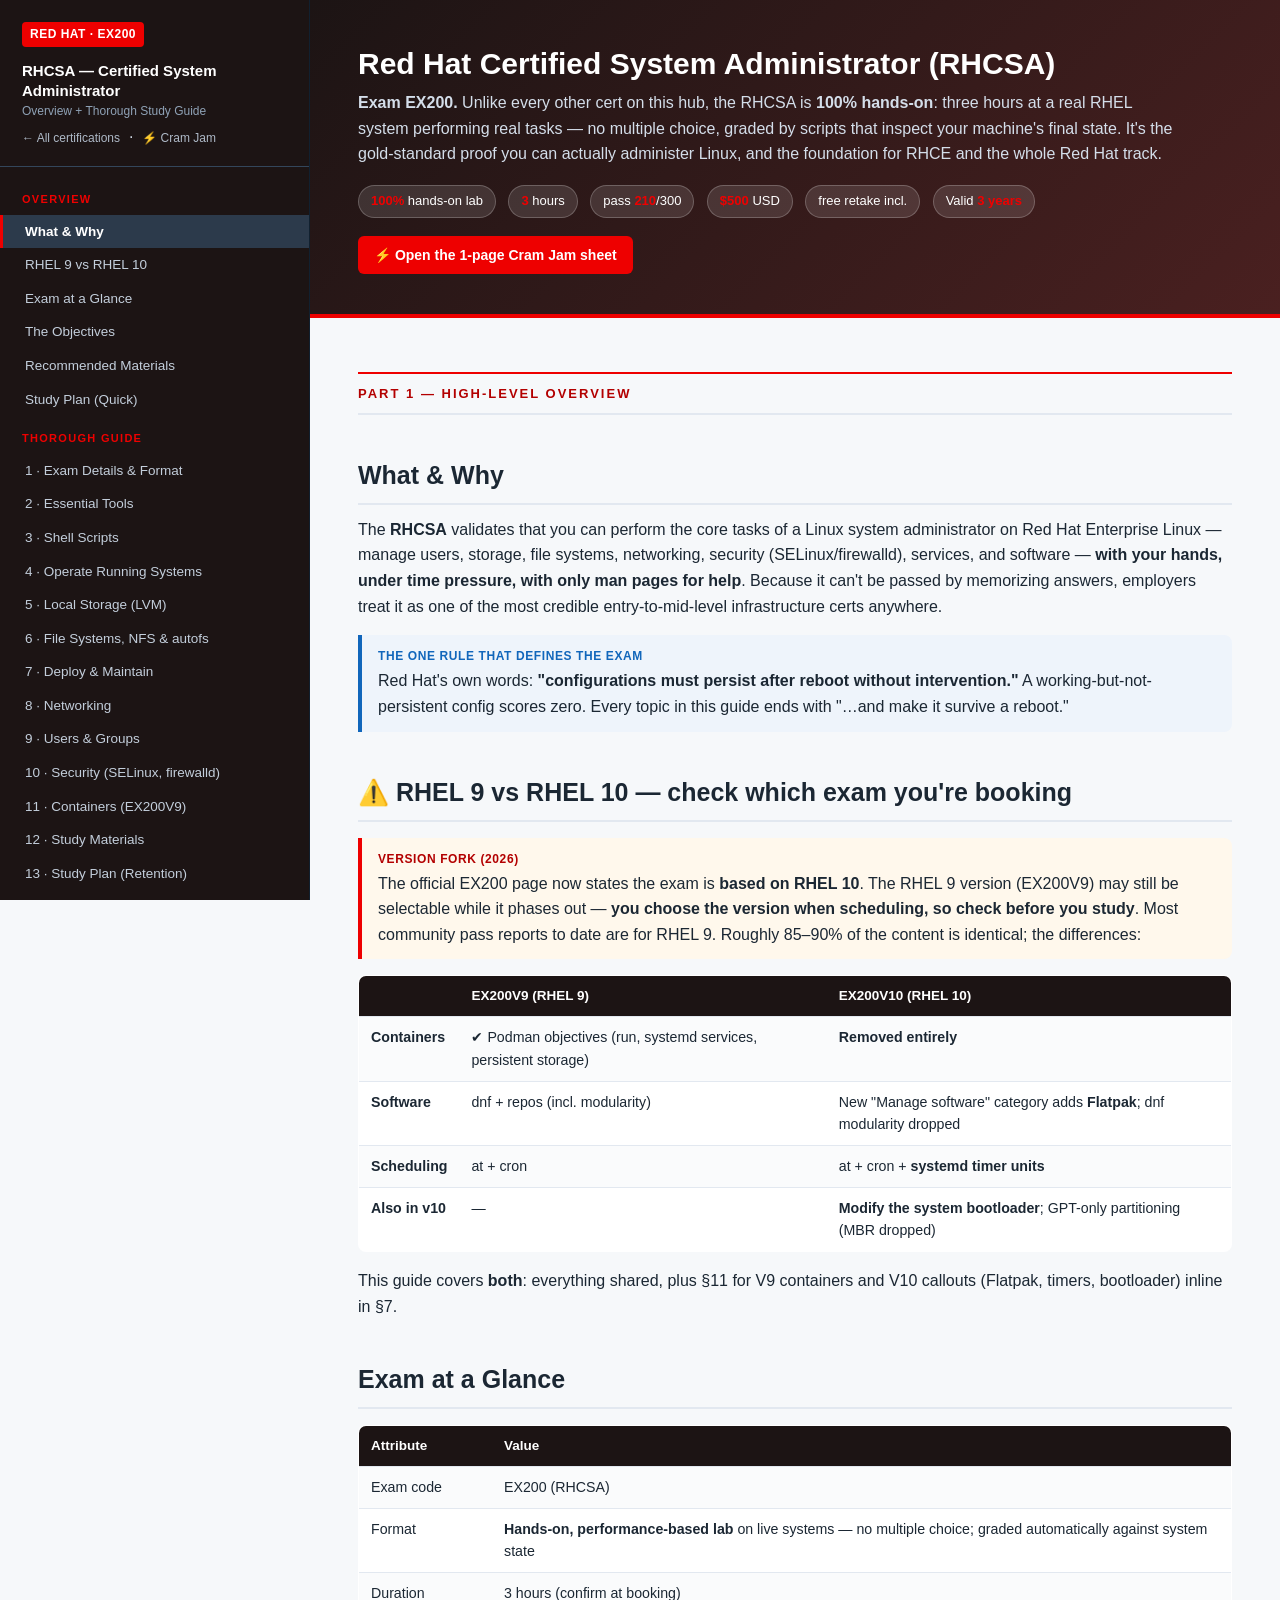
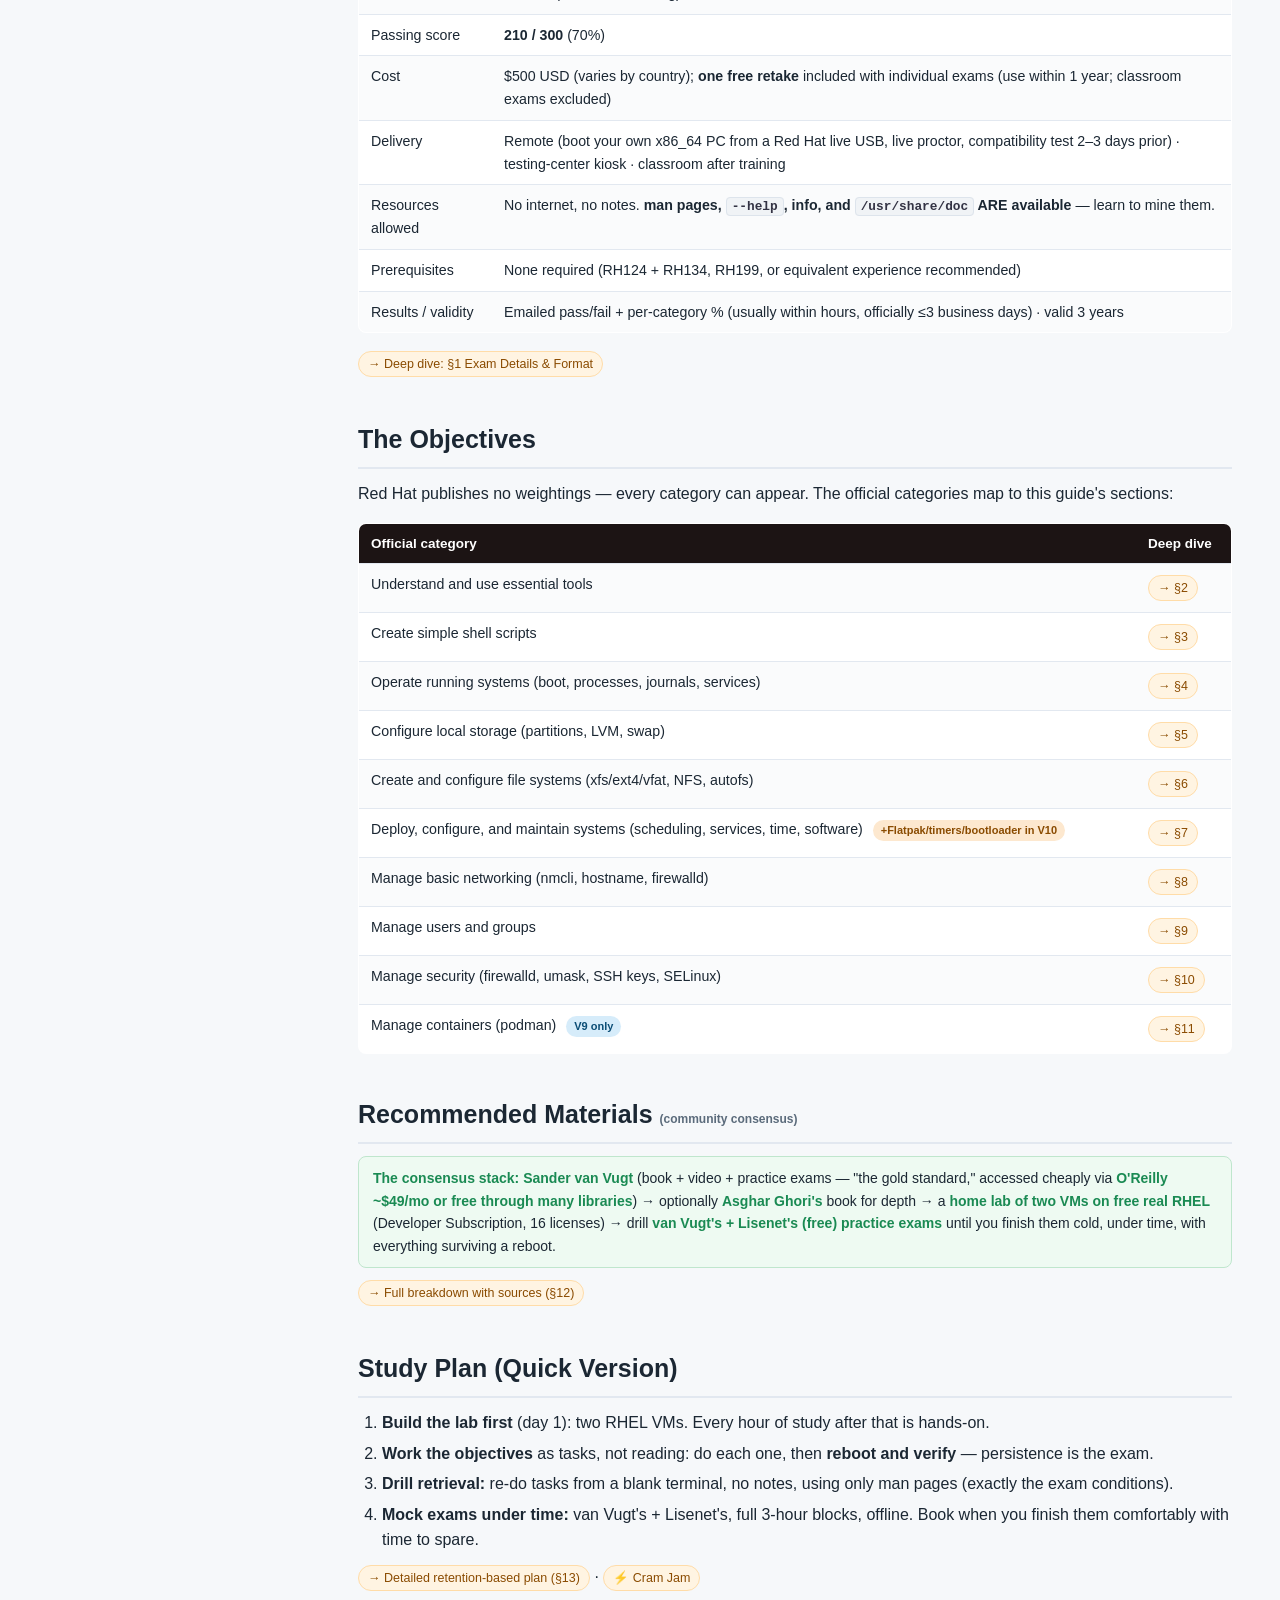
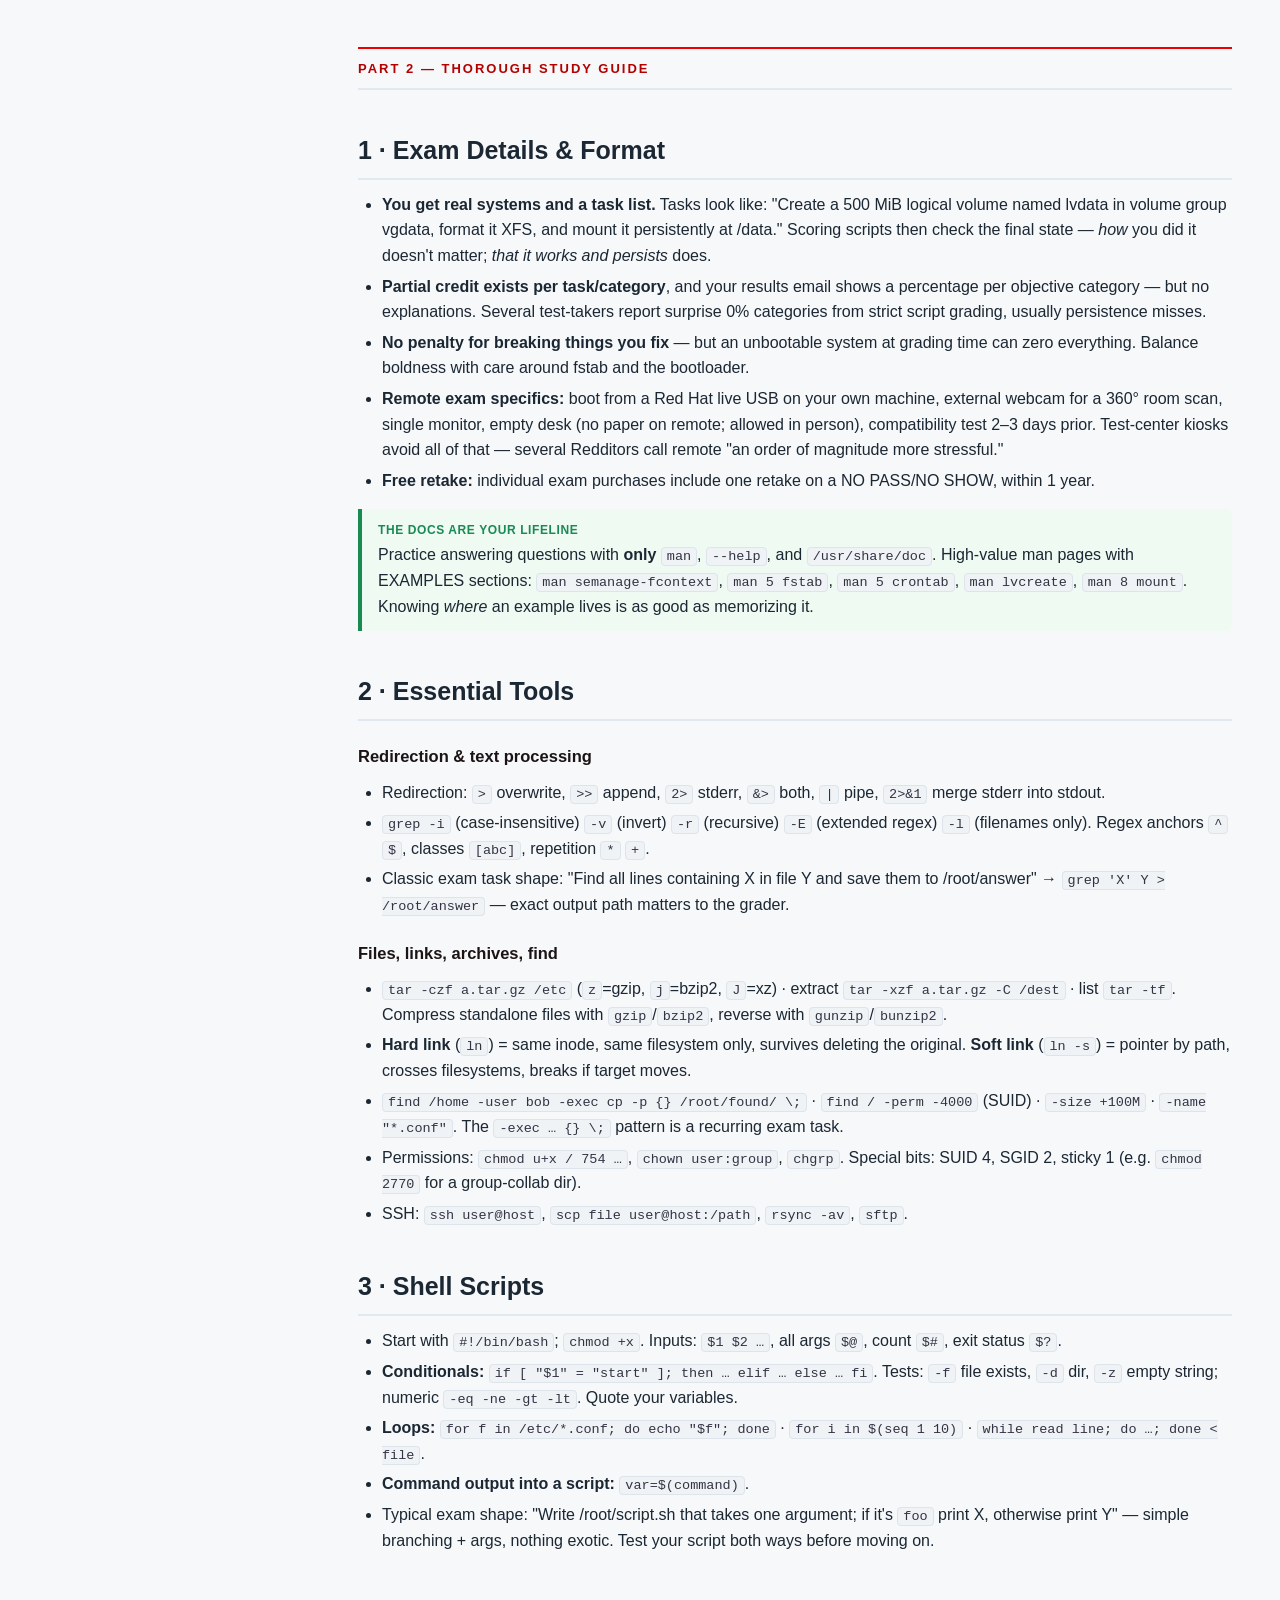
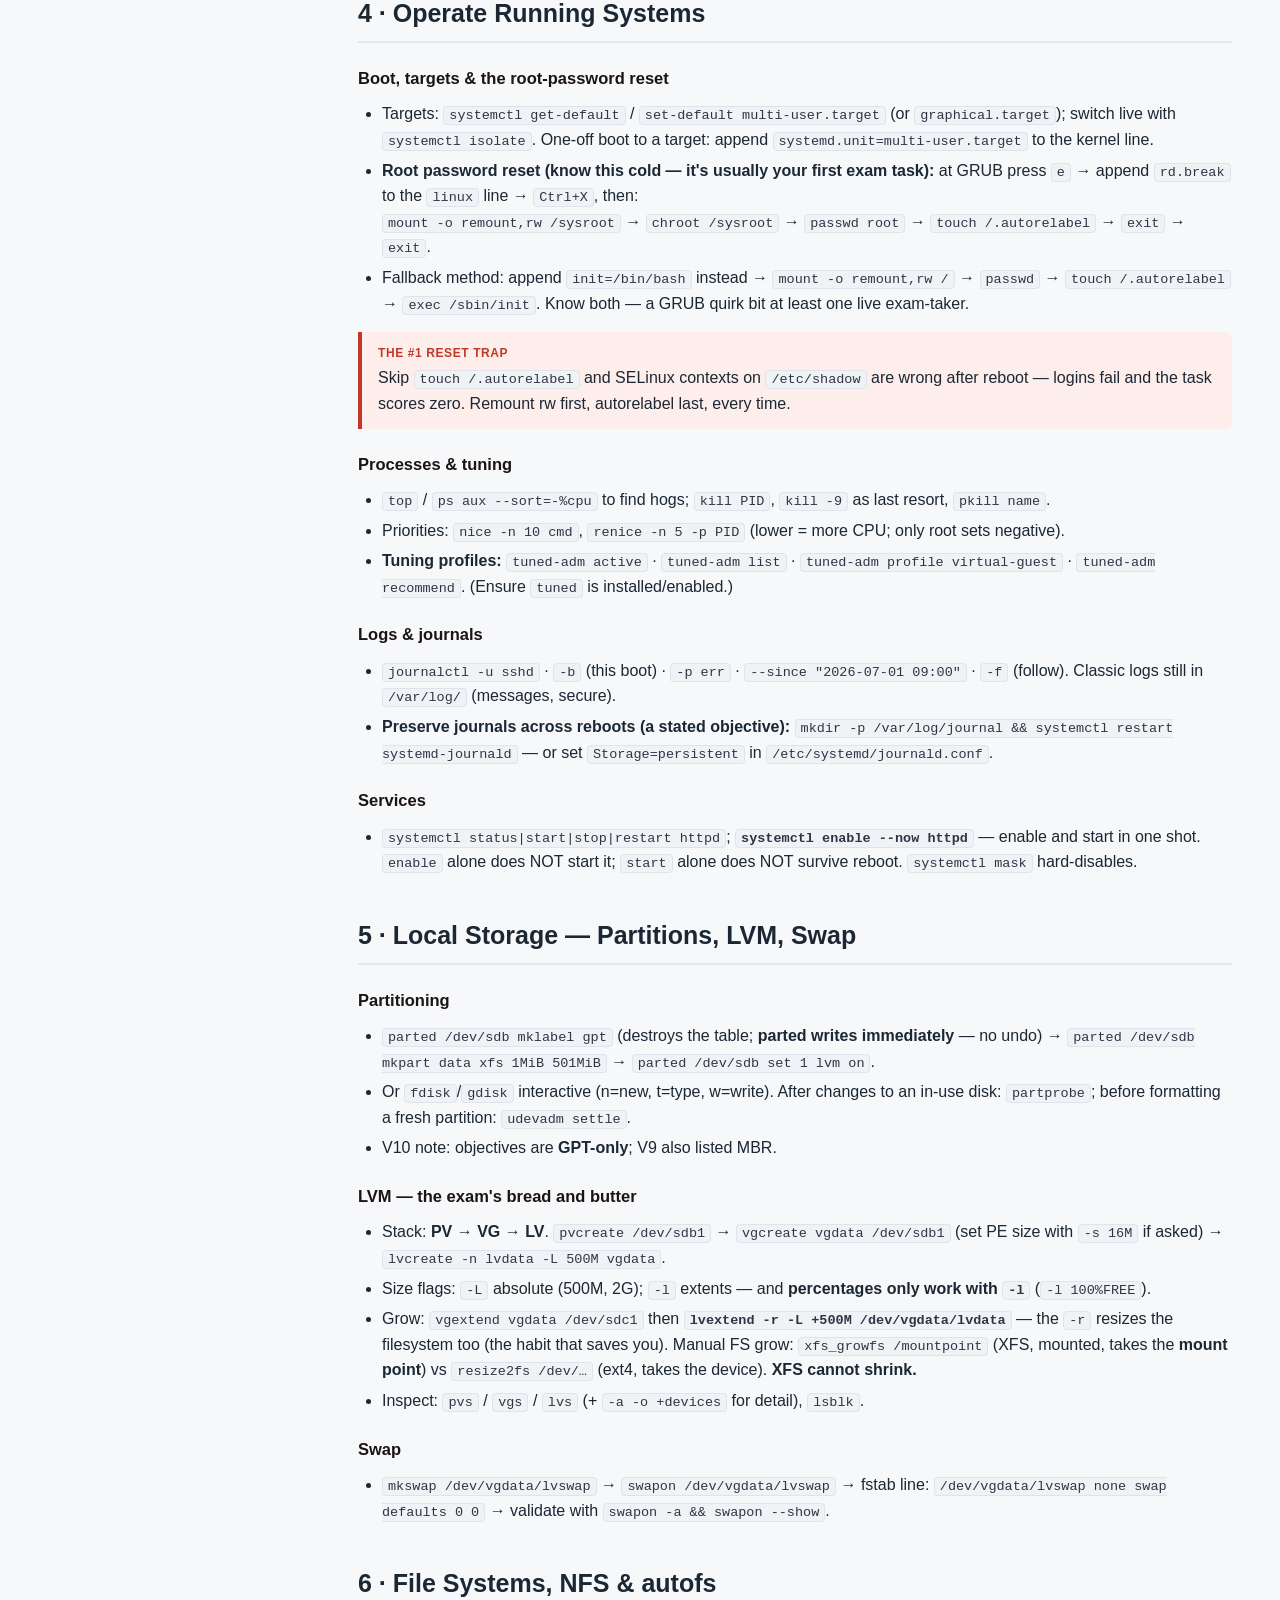
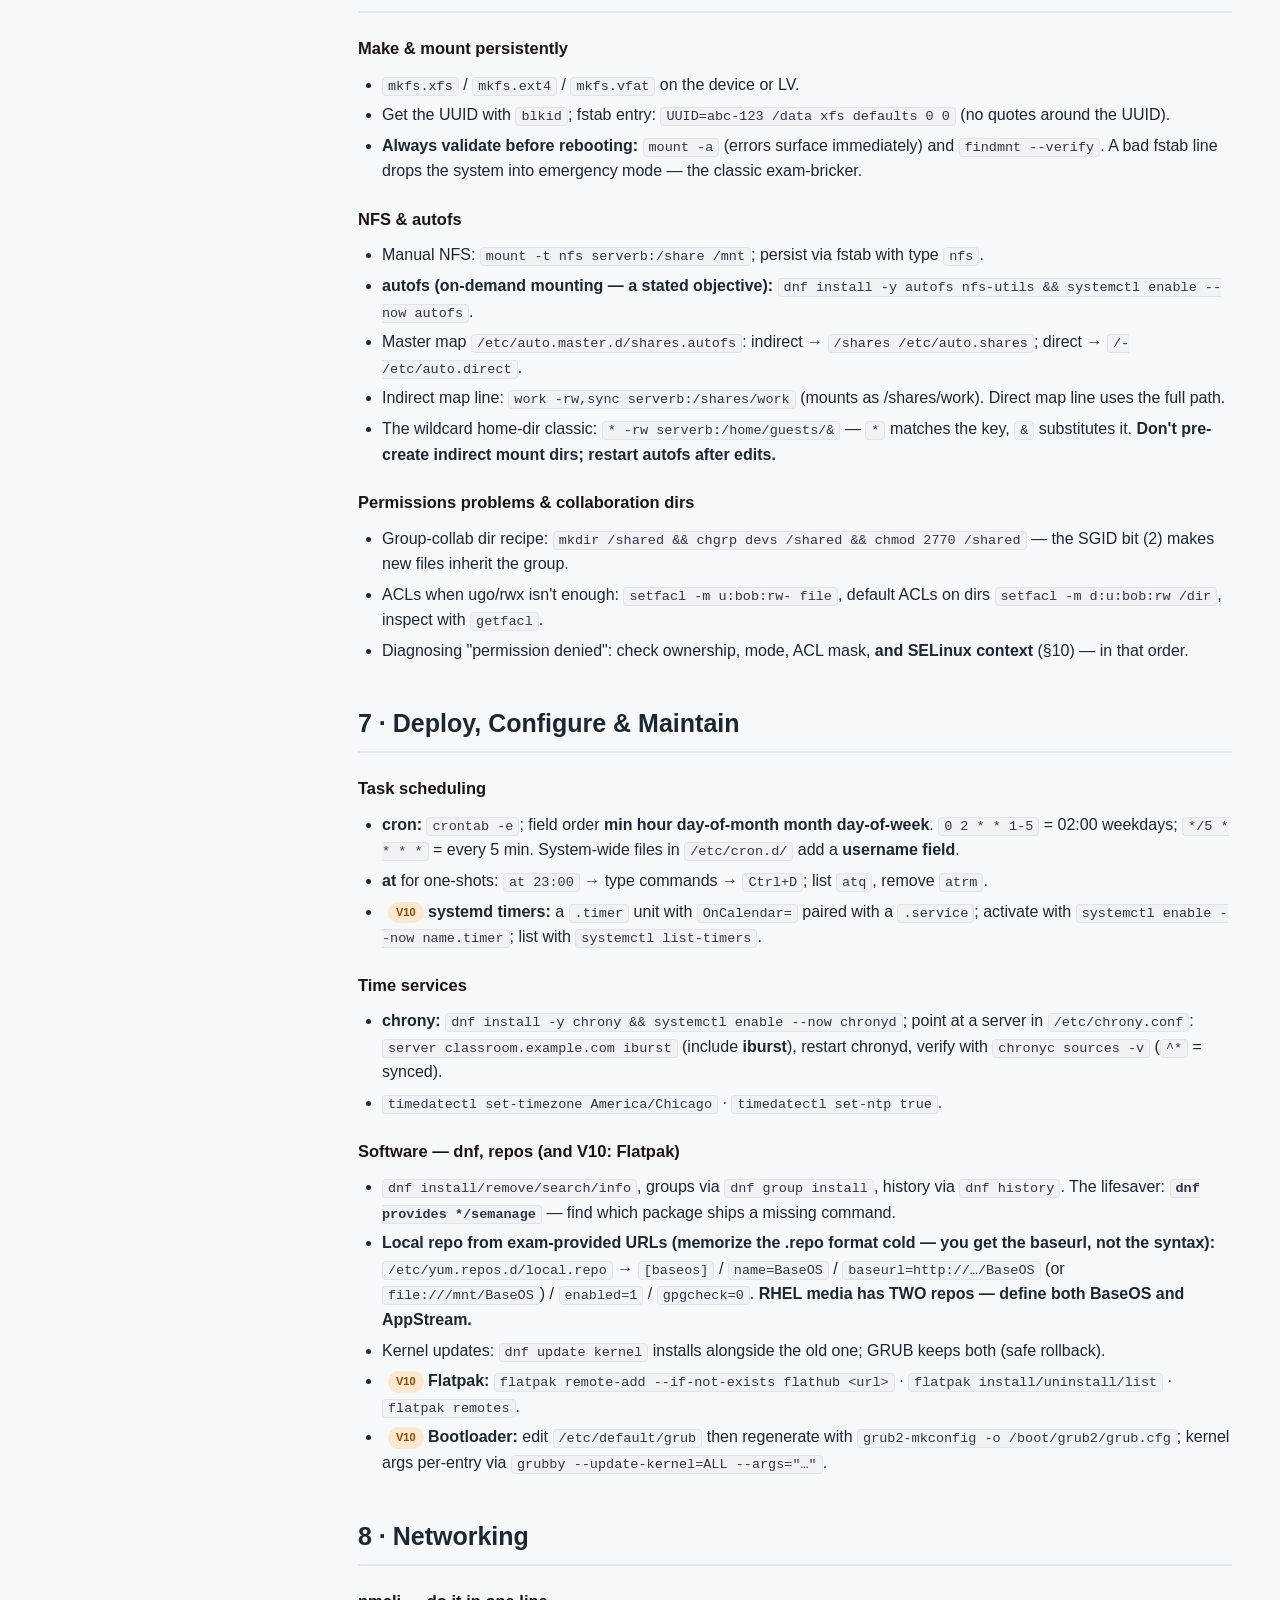
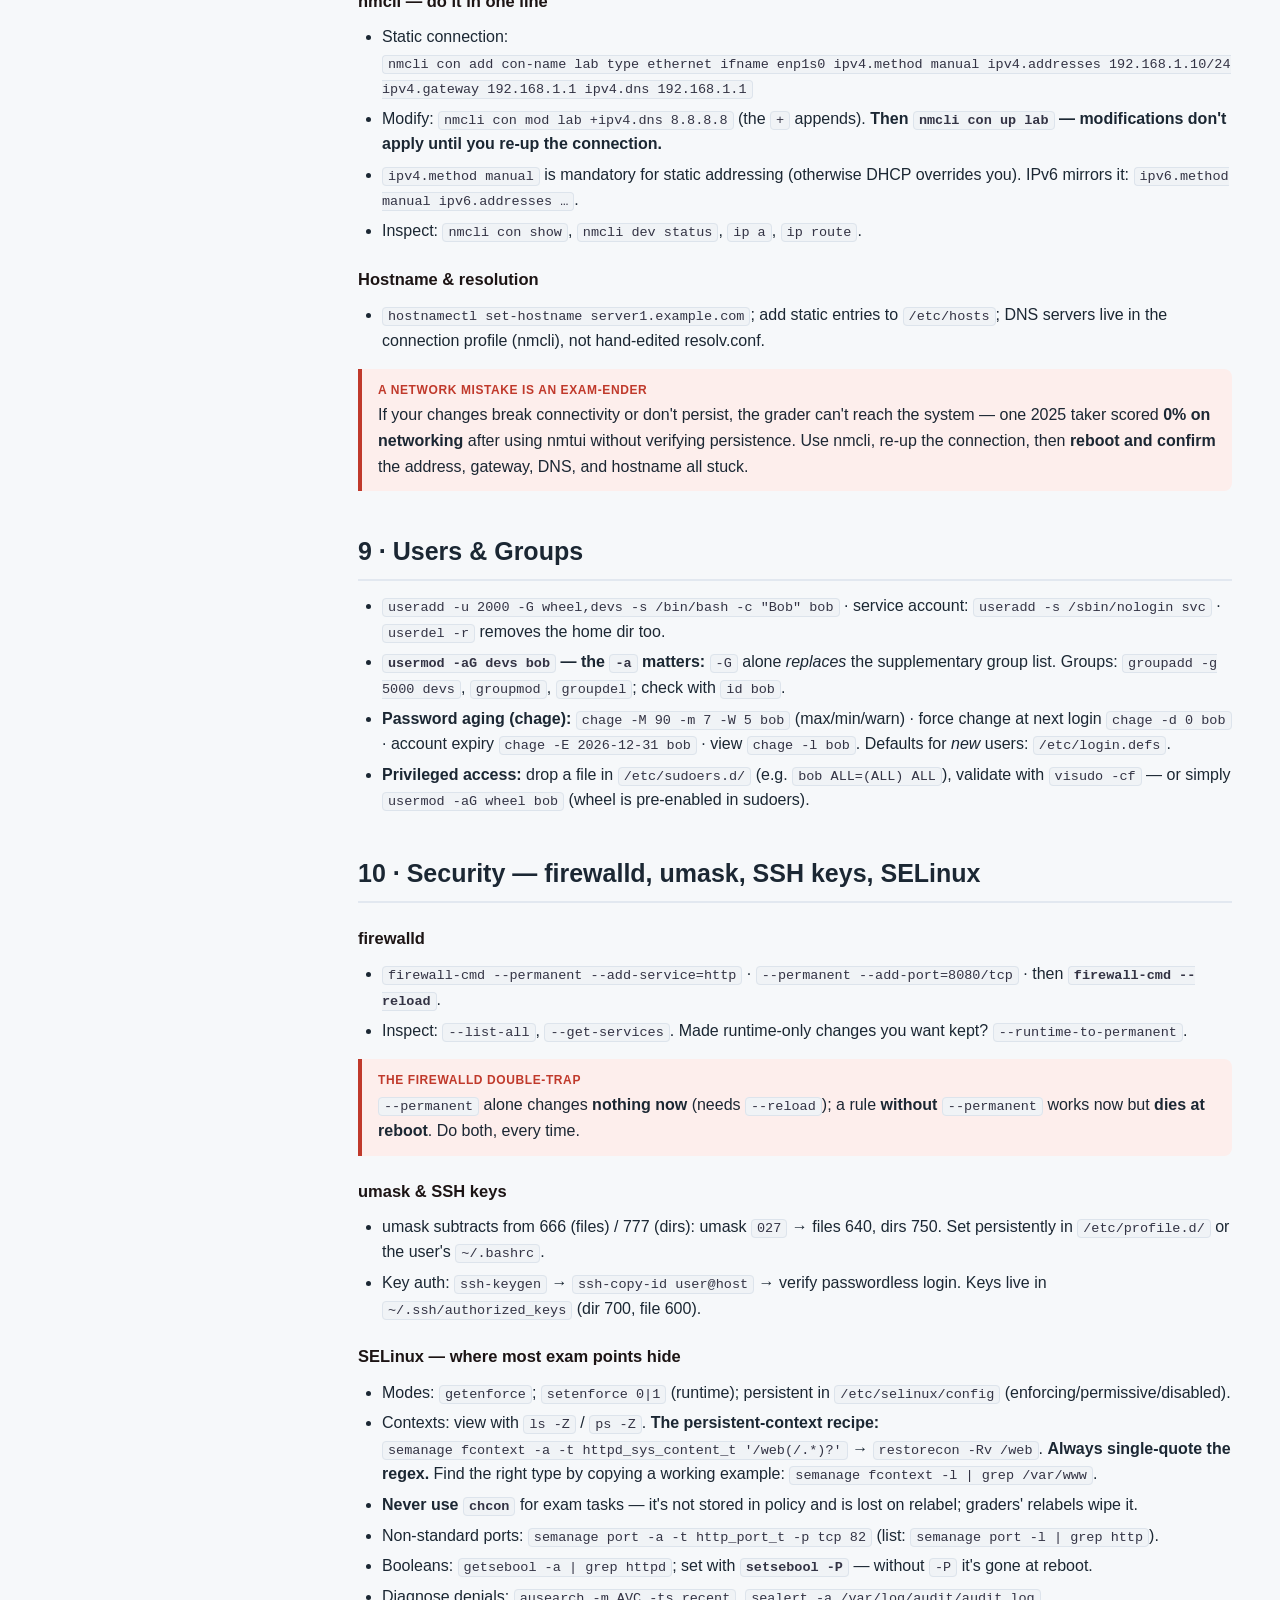
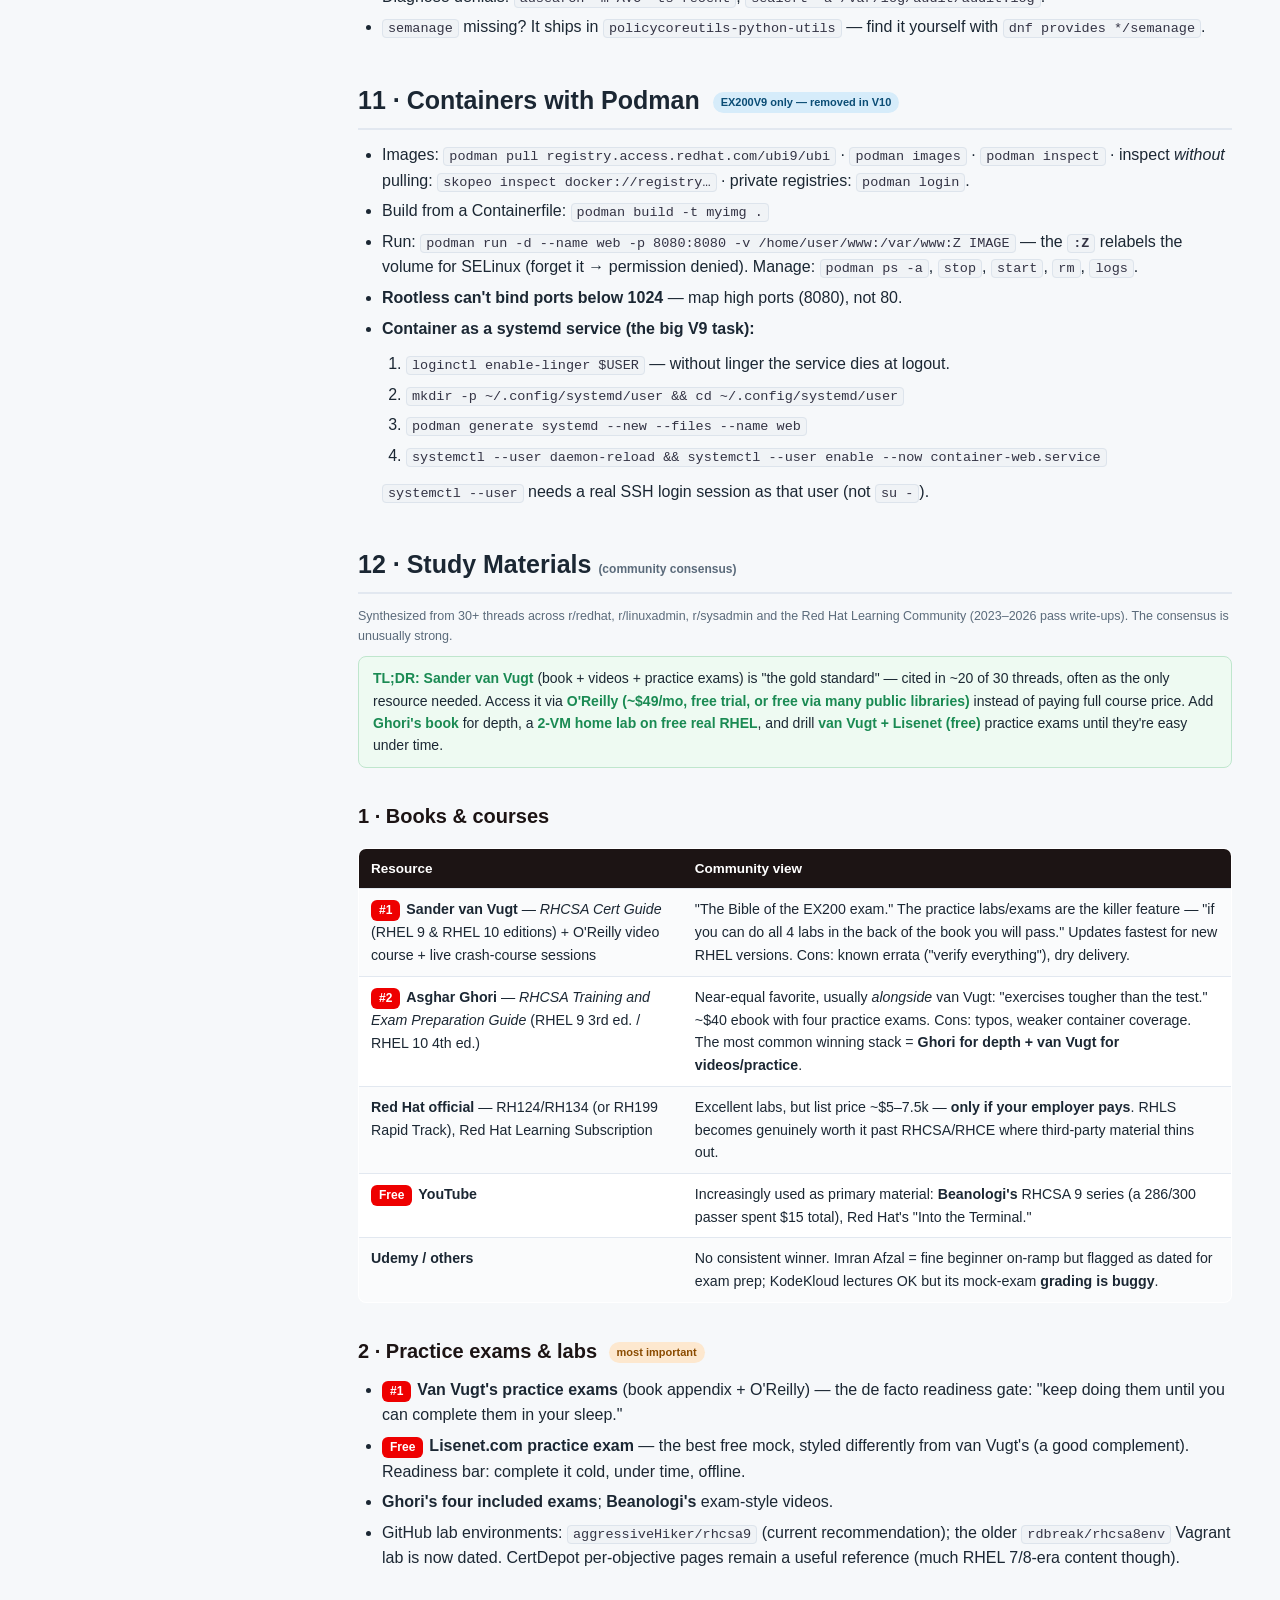
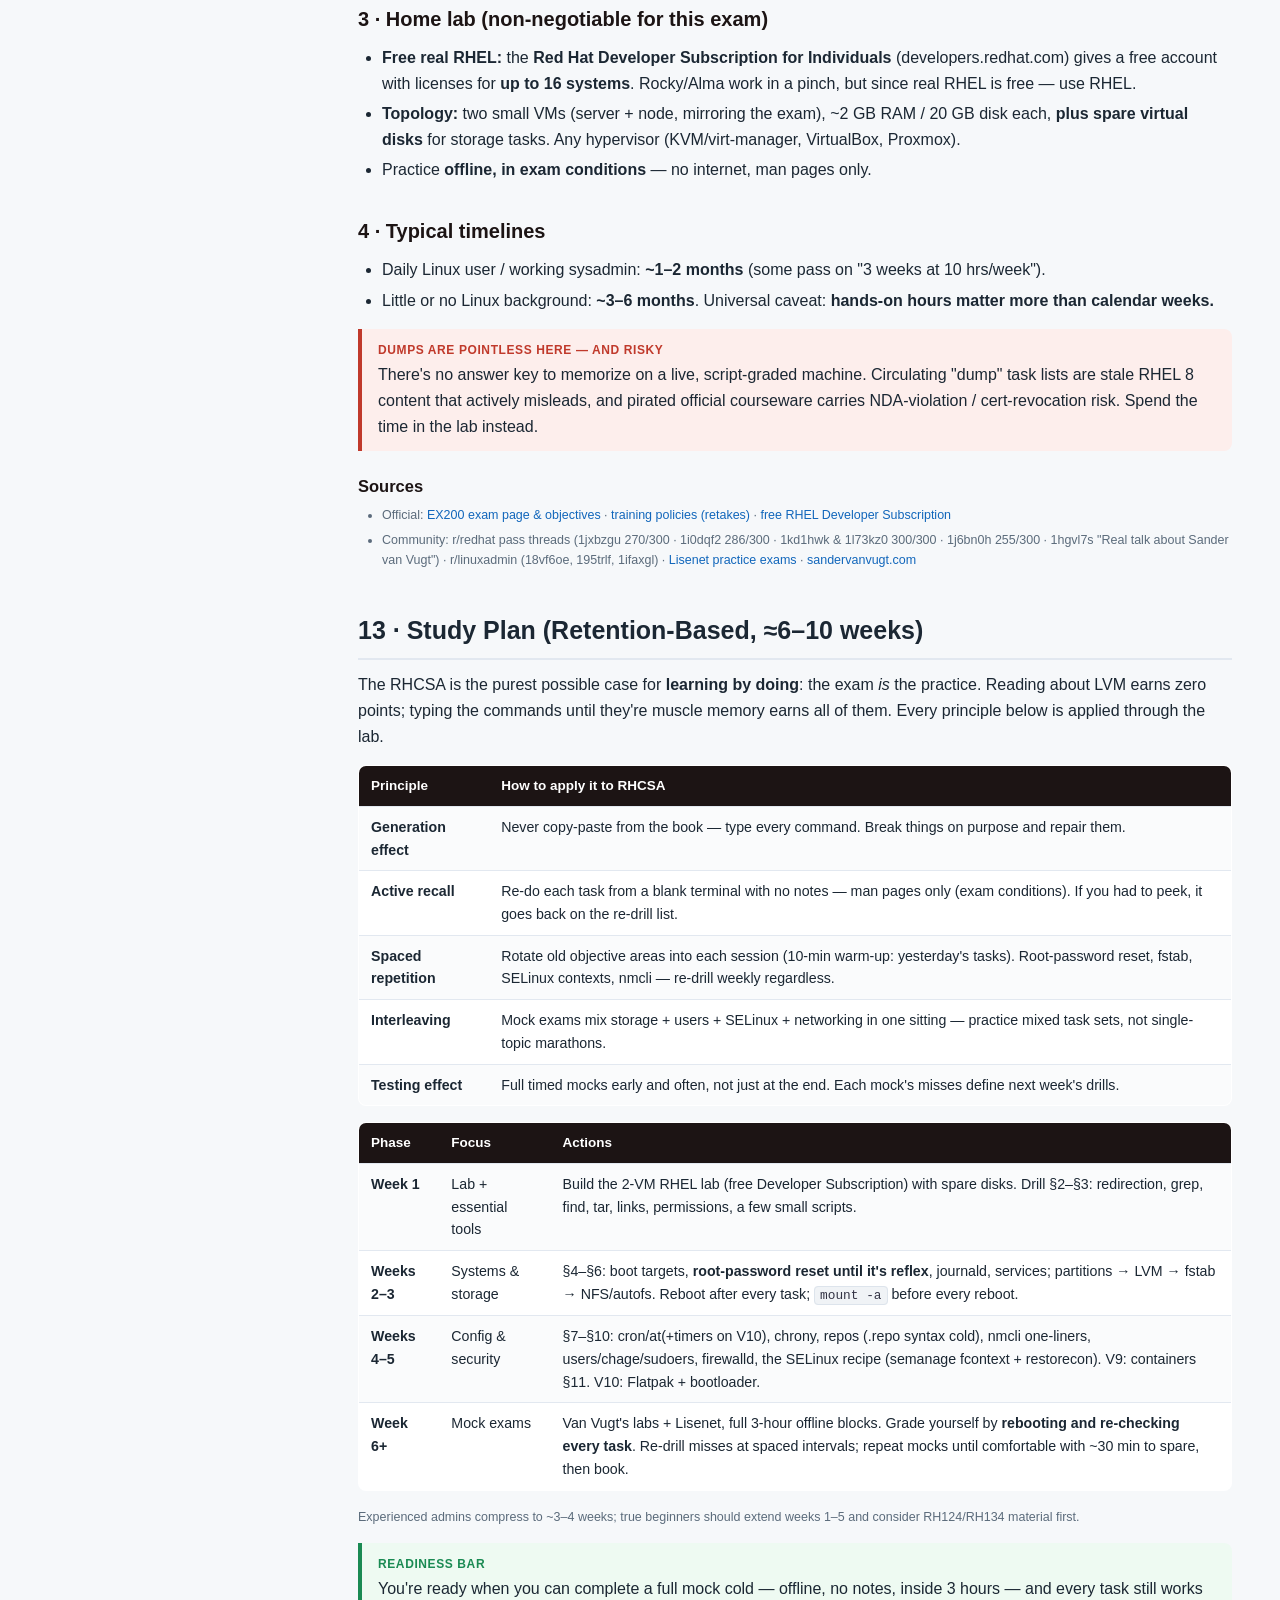
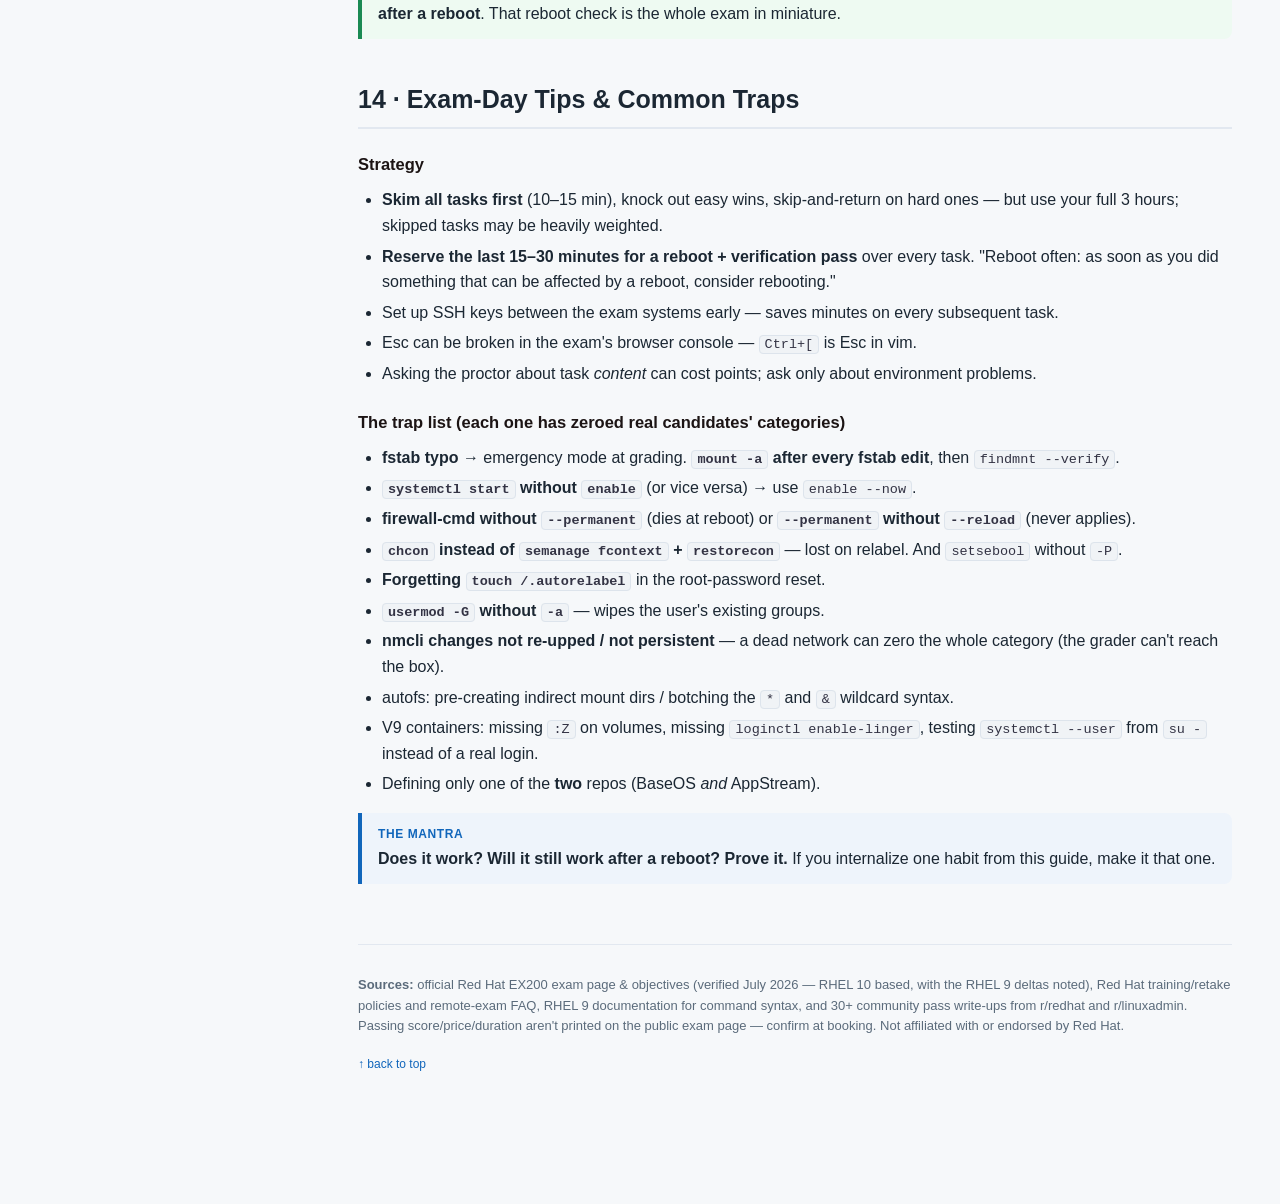
<file: rhcsa/index.html>
<!DOCTYPE html>
<html lang="en">
<head>
<meta charset="UTF-8">
<meta name="viewport" content="width=device-width, initial-scale=1.0">
<title>Red Hat RHCSA (EX200) — Study Guide</title>
<link rel="stylesheet" href="../assets/style.css">
</head>
<body class="theme-redhat">
<div class="layout">

  <nav class="sidebar" id="sidebar">
    <div class="brand">
      <span class="logo">RED HAT · EX200</span>
      <h1>RHCSA — Certified System Administrator</h1>
      <div class="sub">Overview + Thorough Study Guide</div>
      <a class="home" href="../index.html">← All certifications</a> &nbsp;·&nbsp; <a class="home" href="cram.html">⚡ Cram Jam</a>
    </div>
    <div class="toc" id="toc">
      <div class="group-label">Overview</div>
      <a href="#ov-intro">What &amp; Why</a>
      <a href="#ov-version">RHEL 9 vs RHEL 10</a>
      <a href="#ov-glance">Exam at a Glance</a>
      <a href="#ov-objectives">The Objectives</a>
      <a href="#ov-materials">Recommended Materials</a>
      <a href="#ov-plan">Study Plan (Quick)</a>

      <div class="group-label">Thorough Guide</div>
      <a href="#t-exam">1 · Exam Details &amp; Format</a>
      <a href="#t-tools">2 · Essential Tools</a>
      <a href="#t-scripts">3 · Shell Scripts</a>
      <a href="#t-operate">4 · Operate Running Systems</a>
      <a href="#t-storage">5 · Local Storage (LVM)</a>
      <a href="#t-fs">6 · File Systems, NFS &amp; autofs</a>
      <a href="#t-deploy">7 · Deploy &amp; Maintain</a>
      <a href="#t-network">8 · Networking</a>
      <a href="#t-users">9 · Users &amp; Groups</a>
      <a href="#t-security">10 · Security (SELinux, firewalld)</a>
      <a href="#t-containers">11 · Containers (EX200V9)</a>
      <a href="#t-materials">12 · Study Materials</a>
      <a href="#t-plan">13 · Study Plan (Retention)</a>
      <a href="#t-tips">14 · Exam-Day Tips &amp; Traps</a>
    </div>
  </nav>

  <main class="content">
    <div class="hero">
      <h1>Red Hat Certified System Administrator (RHCSA)</h1>
      <p><b>Exam EX200.</b> Unlike every other cert on this hub, the RHCSA is <b>100% hands-on</b>: three hours at a real RHEL system performing real tasks — no multiple choice, graded by scripts that inspect your machine's final state. It's the gold-standard proof you can actually administer Linux, and the foundation for RHCE and the whole Red Hat track.</p>
      <span class="pill"><b>100%</b> hands-on lab</span>
      <span class="pill"><b>3</b> hours</span>
      <span class="pill">pass <b>210</b>/300</span>
      <span class="pill"><b>$500</b> USD</span>
      <span class="pill">free retake incl.</span>
      <span class="pill">Valid <b>3 years</b></span>
      <div><a class="crambtn" href="cram.html">⚡ Open the 1-page Cram Jam sheet</a></div>
    </div>

    <!-- OVERVIEW -->
    <h2 class="part">Part 1 — High-Level Overview</h2>

    <section id="ov-intro">
      <h2>What &amp; Why</h2>
      <p>The <b>RHCSA</b> validates that you can perform the core tasks of a Linux system administrator on Red Hat Enterprise Linux — manage users, storage, file systems, networking, security (SELinux/firewalld), services, and software — <b>with your hands, under time pressure, with only man pages for help</b>. Because it can't be passed by memorizing answers, employers treat it as one of the most credible entry-to-mid-level infrastructure certs anywhere.</p>
      <div class="callout note"><span class="lbl">The one rule that defines the exam</span> Red Hat's own words: <b>"configurations must persist after reboot without intervention."</b> A working-but-not-persistent config scores zero. Every topic in this guide ends with "…and make it survive a reboot."</div>
    </section>

    <section id="ov-version">
      <h2>⚠️ RHEL 9 vs RHEL 10 — check which exam you're booking</h2>
      <div class="callout"><span class="lbl">Version fork (2026)</span> The official EX200 page now states the exam is <b>based on RHEL 10</b>. The RHEL 9 version (EX200V9) may still be selectable while it phases out — <b>you choose the version when scheduling, so check before you study</b>. Most community pass reports to date are for RHEL 9. Roughly 85–90% of the content is identical; the differences:</div>
      <table>
        <tr><th></th><th>EX200V9 (RHEL 9)</th><th>EX200V10 (RHEL 10)</th></tr>
        <tr><td><b>Containers</b></td><td>✔ Podman objectives (run, systemd services, persistent storage)</td><td><b>Removed entirely</b></td></tr>
        <tr><td><b>Software</b></td><td>dnf + repos (incl. modularity)</td><td>New "Manage software" category adds <b>Flatpak</b>; dnf modularity dropped</td></tr>
        <tr><td><b>Scheduling</b></td><td>at + cron</td><td>at + cron + <b>systemd timer units</b></td></tr>
        <tr><td><b>Also in v10</b></td><td>—</td><td><b>Modify the system bootloader</b>; GPT-only partitioning (MBR dropped)</td></tr>
      </table>
      <p>This guide covers <b>both</b>: everything shared, plus §11 for V9 containers and V10 callouts (Flatpak, timers, bootloader) inline in §7.</p>
    </section>

    <section id="ov-glance">
      <h2>Exam at a Glance</h2>
      <table>
        <tr><th>Attribute</th><th>Value</th></tr>
        <tr><td>Exam code</td><td>EX200 (RHCSA)</td></tr>
        <tr><td>Format</td><td><b>Hands-on, performance-based lab</b> on live systems — no multiple choice; graded automatically against system state</td></tr>
        <tr><td>Duration</td><td>3 hours (confirm at booking)</td></tr>
        <tr><td>Passing score</td><td><b>210 / 300</b> (70%)</td></tr>
        <tr><td>Cost</td><td>$500 USD (varies by country); <b>one free retake</b> included with individual exams (use within 1 year; classroom exams excluded)</td></tr>
        <tr><td>Delivery</td><td>Remote (boot your own x86_64 PC from a Red Hat live USB, live proctor, compatibility test 2–3 days prior) · testing-center kiosk · classroom after training</td></tr>
        <tr><td>Resources allowed</td><td>No internet, no notes. <b>man pages, <code>--help</code>, info, and <code>/usr/share/doc</code> ARE available</b> — learn to mine them.</td></tr>
        <tr><td>Prerequisites</td><td>None required (RH124 + RH134, RH199, or equivalent experience recommended)</td></tr>
        <tr><td>Results / validity</td><td>Emailed pass/fail + per-category % (usually within hours, officially ≤3 business days) · valid 3 years</td></tr>
      </table>
      <p><a class="jump" href="#t-exam">→ Deep dive: §1 Exam Details &amp; Format</a></p>
    </section>

    <section id="ov-objectives">
      <h2>The Objectives</h2>
      <p>Red Hat publishes no weightings — every category can appear. The official categories map to this guide's sections:</p>
      <table>
        <tr><th>Official category</th><th>Deep dive</th></tr>
        <tr><td>Understand and use essential tools</td><td><a class="jump" href="#t-tools">→ §2</a></td></tr>
        <tr><td>Create simple shell scripts</td><td><a class="jump" href="#t-scripts">→ §3</a></td></tr>
        <tr><td>Operate running systems (boot, processes, journals, services)</td><td><a class="jump" href="#t-operate">→ §4</a></td></tr>
        <tr><td>Configure local storage (partitions, LVM, swap)</td><td><a class="jump" href="#t-storage">→ §5</a></td></tr>
        <tr><td>Create and configure file systems (xfs/ext4/vfat, NFS, autofs)</td><td><a class="jump" href="#t-fs">→ §6</a></td></tr>
        <tr><td>Deploy, configure, and maintain systems (scheduling, services, time, software) <span class="tag d1">+Flatpak/timers/bootloader in V10</span></td><td><a class="jump" href="#t-deploy">→ §7</a></td></tr>
        <tr><td>Manage basic networking (nmcli, hostname, firewalld)</td><td><a class="jump" href="#t-network">→ §8</a></td></tr>
        <tr><td>Manage users and groups</td><td><a class="jump" href="#t-users">→ §9</a></td></tr>
        <tr><td>Manage security (firewalld, umask, SSH keys, SELinux)</td><td><a class="jump" href="#t-security">→ §10</a></td></tr>
        <tr><td>Manage containers (podman) <span class="tag d2">V9 only</span></td><td><a class="jump" href="#t-containers">→ §11</a></td></tr>
      </table>
    </section>

    <section id="ov-materials">
      <h2>Recommended Materials <span class="kbd">(community consensus)</span></h2>
      <div class="consensus"><b>The consensus stack:</b> <b>Sander van Vugt</b> (book + video + practice exams — "the gold standard," accessed cheaply via <b>O'Reilly ~$49/mo or free through many libraries</b>) → optionally <b>Asghar Ghori's</b> book for depth → a <b>home lab of two VMs on free real RHEL</b> (Developer Subscription, 16 licenses) → drill <b>van Vugt's + Lisenet's (free) practice exams</b> until you finish them cold, under time, with everything surviving a reboot.</div>
      <p><a class="jump" href="#t-materials">→ Full breakdown with sources (§12)</a></p>
    </section>

    <section id="ov-plan">
      <h2>Study Plan (Quick Version)</h2>
      <ol>
        <li><b>Build the lab first</b> (day 1): two RHEL VMs. Every hour of study after that is hands-on.</li>
        <li><b>Work the objectives</b> as tasks, not reading: do each one, then <b>reboot and verify</b> — persistence is the exam.</li>
        <li><b>Drill retrieval:</b> re-do tasks from a blank terminal, no notes, using only man pages (exactly the exam conditions).</li>
        <li><b>Mock exams under time:</b> van Vugt's + Lisenet's, full 3-hour blocks, offline. Book when you finish them comfortably with time to spare.</li>
      </ol>
      <p><a class="jump" href="#t-plan">→ Detailed retention-based plan (§13)</a> · <a class="jump" href="cram.html">⚡ Cram Jam</a></p>
    </section>

    <!-- THOROUGH -->
    <h2 class="part">Part 2 — Thorough Study Guide</h2>

    <section id="t-exam">
      <h2>1 · Exam Details &amp; Format</h2>
      <ul>
        <li><b>You get real systems and a task list.</b> Tasks look like: "Create a 500 MiB logical volume named lvdata in volume group vgdata, format it XFS, and mount it persistently at /data." Scoring scripts then check the final state — <i>how</i> you did it doesn't matter; <i>that it works and persists</i> does.</li>
        <li><b>Partial credit exists per task/category</b>, and your results email shows a percentage per objective category — but no explanations. Several test-takers report surprise 0% categories from strict script grading, usually persistence misses.</li>
        <li><b>No penalty for breaking things you fix</b> — but an unbootable system at grading time can zero everything. Balance boldness with care around fstab and the bootloader.</li>
        <li><b>Remote exam specifics:</b> boot from a Red Hat live USB on your own machine, external webcam for a 360° room scan, single monitor, empty desk (no paper on remote; allowed in person), compatibility test 2–3 days prior. Test-center kiosks avoid all of that — several Redditors call remote "an order of magnitude more stressful."</li>
        <li><b>Free retake:</b> individual exam purchases include one retake on a NO PASS/NO SHOW, within 1 year.</li>
      </ul>
      <div class="callout tip"><span class="lbl">The docs are your lifeline</span> Practice answering questions with <b>only</b> <code>man</code>, <code>--help</code>, and <code>/usr/share/doc</code>. High-value man pages with EXAMPLES sections: <code>man semanage-fcontext</code>, <code>man 5 fstab</code>, <code>man 5 crontab</code>, <code>man lvcreate</code>, <code>man 8 mount</code>. Knowing <i>where</i> an example lives is as good as memorizing it.</div>
    </section>

    <section id="t-tools">
      <h2>2 · Essential Tools</h2>
      <h4>Redirection &amp; text processing</h4>
      <ul>
        <li>Redirection: <code>&gt;</code> overwrite, <code>&gt;&gt;</code> append, <code>2&gt;</code> stderr, <code>&amp;&gt;</code> both, <code>|</code> pipe, <code>2&gt;&amp;1</code> merge stderr into stdout.</li>
        <li><code>grep -i</code> (case-insensitive) <code>-v</code> (invert) <code>-r</code> (recursive) <code>-E</code> (extended regex) <code>-l</code> (filenames only). Regex anchors <code>^</code> <code>$</code>, classes <code>[abc]</code>, repetition <code>*</code> <code>+</code>.</li>
        <li>Classic exam task shape: "Find all lines containing X in file Y and save them to /root/answer" → <code>grep 'X' Y &gt; /root/answer</code> — exact output path matters to the grader.</li>
      </ul>
      <h4>Files, links, archives, find</h4>
      <ul>
        <li><code>tar -czf a.tar.gz /etc</code> (<code>z</code>=gzip, <code>j</code>=bzip2, <code>J</code>=xz) · extract <code>tar -xzf a.tar.gz -C /dest</code> · list <code>tar -tf</code>. Compress standalone files with <code>gzip</code>/<code>bzip2</code>, reverse with <code>gunzip</code>/<code>bunzip2</code>.</li>
        <li><b>Hard link</b> (<code>ln</code>) = same inode, same filesystem only, survives deleting the original. <b>Soft link</b> (<code>ln -s</code>) = pointer by path, crosses filesystems, breaks if target moves.</li>
        <li><code>find /home -user bob -exec cp -p {} /root/found/ \;</code> · <code>find / -perm -4000</code> (SUID) · <code>-size +100M</code> · <code>-name "*.conf"</code>. The <code>-exec … {} \;</code> pattern is a recurring exam task.</li>
        <li>Permissions: <code>chmod u+x / 754 …</code>, <code>chown user:group</code>, <code>chgrp</code>. Special bits: SUID 4, SGID 2, sticky 1 (e.g. <code>chmod 2770</code> for a group-collab dir).</li>
        <li>SSH: <code>ssh user@host</code>, <code>scp file user@host:/path</code>, <code>rsync -av</code>, <code>sftp</code>.</li>
      </ul>
    </section>

    <section id="t-scripts">
      <h2>3 · Shell Scripts</h2>
      <ul>
        <li>Start with <code>#!/bin/bash</code>; <code>chmod +x</code>. Inputs: <code>$1 $2 …</code>, all args <code>$@</code>, count <code>$#</code>, exit status <code>$?</code>.</li>
        <li><b>Conditionals:</b> <code>if [ "$1" = "start" ]; then … elif … else … fi</code>. Tests: <code>-f</code> file exists, <code>-d</code> dir, <code>-z</code> empty string; numeric <code>-eq -ne -gt -lt</code>. Quote your variables.</li>
        <li><b>Loops:</b> <code>for f in /etc/*.conf; do echo "$f"; done</code> · <code>for i in $(seq 1 10)</code> · <code>while read line; do …; done &lt; file</code>.</li>
        <li><b>Command output into a script:</b> <code>var=$(command)</code>.</li>
        <li>Typical exam shape: "Write /root/script.sh that takes one argument; if it's <code>foo</code> print X, otherwise print Y" — simple branching + args, nothing exotic. Test your script both ways before moving on.</li>
      </ul>
    </section>

    <section id="t-operate">
      <h2>4 · Operate Running Systems</h2>
      <h4>Boot, targets &amp; the root-password reset</h4>
      <ul>
        <li>Targets: <code>systemctl get-default</code> / <code>set-default multi-user.target</code> (or <code>graphical.target</code>); switch live with <code>systemctl isolate</code>. One-off boot to a target: append <code>systemd.unit=multi-user.target</code> to the kernel line.</li>
        <li><b>Root password reset (know this cold — it's usually your first exam task):</b> at GRUB press <code>e</code> → append <code>rd.break</code> to the <code>linux</code> line → <code>Ctrl+X</code>, then:
          <br><code>mount -o remount,rw /sysroot</code> → <code>chroot /sysroot</code> → <code>passwd root</code> → <code>touch /.autorelabel</code> → <code>exit</code> → <code>exit</code>.</li>
        <li>Fallback method: append <code>init=/bin/bash</code> instead → <code>mount -o remount,rw /</code> → <code>passwd</code> → <code>touch /.autorelabel</code> → <code>exec /sbin/init</code>. Know both — a GRUB quirk bit at least one live exam-taker.</li>
      </ul>
      <div class="callout trap"><span class="lbl">The #1 reset trap</span> Skip <code>touch /.autorelabel</code> and SELinux contexts on <code>/etc/shadow</code> are wrong after reboot — logins fail and the task scores zero. Remount rw first, autorelabel last, every time.</div>
      <h4>Processes &amp; tuning</h4>
      <ul>
        <li><code>top</code> / <code>ps aux --sort=-%cpu</code> to find hogs; <code>kill PID</code>, <code>kill -9</code> as last resort, <code>pkill name</code>.</li>
        <li>Priorities: <code>nice -n 10 cmd</code>, <code>renice -n 5 -p PID</code> (lower = more CPU; only root sets negative).</li>
        <li><b>Tuning profiles:</b> <code>tuned-adm active</code> · <code>tuned-adm list</code> · <code>tuned-adm profile virtual-guest</code> · <code>tuned-adm recommend</code>. (Ensure <code>tuned</code> is installed/enabled.)</li>
      </ul>
      <h4>Logs &amp; journals</h4>
      <ul>
        <li><code>journalctl -u sshd</code> · <code>-b</code> (this boot) · <code>-p err</code> · <code>--since "2026-07-01 09:00"</code> · <code>-f</code> (follow). Classic logs still in <code>/var/log/</code> (messages, secure).</li>
        <li><b>Preserve journals across reboots (a stated objective):</b> <code>mkdir -p /var/log/journal &amp;&amp; systemctl restart systemd-journald</code> — or set <code>Storage=persistent</code> in <code>/etc/systemd/journald.conf</code>.</li>
      </ul>
      <h4>Services</h4>
      <ul>
        <li><code>systemctl status|start|stop|restart httpd</code>; <b><code>systemctl enable --now httpd</code></b> — enable and start in one shot. <code>enable</code> alone does NOT start it; <code>start</code> alone does NOT survive reboot. <code>systemctl mask</code> hard-disables.</li>
      </ul>
    </section>

    <section id="t-storage">
      <h2>5 · Local Storage — Partitions, LVM, Swap</h2>
      <h4>Partitioning</h4>
      <ul>
        <li><code>parted /dev/sdb mklabel gpt</code> (destroys the table; <b>parted writes immediately</b> — no undo) → <code>parted /dev/sdb mkpart data xfs 1MiB 501MiB</code> → <code>parted /dev/sdb set 1 lvm on</code>.</li>
        <li>Or <code>fdisk</code>/<code>gdisk</code> interactive (n=new, t=type, w=write). After changes to an in-use disk: <code>partprobe</code>; before formatting a fresh partition: <code>udevadm settle</code>.</li>
        <li>V10 note: objectives are <b>GPT-only</b>; V9 also listed MBR.</li>
      </ul>
      <h4>LVM — the exam's bread and butter</h4>
      <ul>
        <li>Stack: <b>PV → VG → LV</b>. <code>pvcreate /dev/sdb1</code> → <code>vgcreate vgdata /dev/sdb1</code> (set PE size with <code>-s 16M</code> if asked) → <code>lvcreate -n lvdata -L 500M vgdata</code>.</li>
        <li>Size flags: <code>-L</code> absolute (500M, 2G); <code>-l</code> extents — and <b>percentages only work with <code>-l</code></b> (<code>-l 100%FREE</code>).</li>
        <li>Grow: <code>vgextend vgdata /dev/sdc1</code> then <b><code>lvextend -r -L +500M /dev/vgdata/lvdata</code></b> — the <code>-r</code> resizes the filesystem too (the habit that saves you). Manual FS grow: <code>xfs_growfs /mountpoint</code> (XFS, mounted, takes the <b>mount point</b>) vs <code>resize2fs /dev/…</code> (ext4, takes the device). <b>XFS cannot shrink.</b></li>
        <li>Inspect: <code>pvs</code> / <code>vgs</code> / <code>lvs</code> (+ <code>-a -o +devices</code> for detail), <code>lsblk</code>.</li>
      </ul>
      <h4>Swap</h4>
      <ul>
        <li><code>mkswap /dev/vgdata/lvswap</code> → <code>swapon /dev/vgdata/lvswap</code> → fstab line: <code>/dev/vgdata/lvswap none swap defaults 0 0</code> → validate with <code>swapon -a &amp;&amp; swapon --show</code>.</li>
      </ul>
    </section>

    <section id="t-fs">
      <h2>6 · File Systems, NFS &amp; autofs</h2>
      <h4>Make &amp; mount persistently</h4>
      <ul>
        <li><code>mkfs.xfs</code> / <code>mkfs.ext4</code> / <code>mkfs.vfat</code> on the device or LV.</li>
        <li>Get the UUID with <code>blkid</code>; fstab entry: <code>UUID=abc-123  /data  xfs  defaults  0 0</code> (no quotes around the UUID).</li>
        <li><b>Always validate before rebooting:</b> <code>mount -a</code> (errors surface immediately) and <code>findmnt --verify</code>. A bad fstab line drops the system into emergency mode — the classic exam-bricker.</li>
      </ul>
      <h4>NFS &amp; autofs</h4>
      <ul>
        <li>Manual NFS: <code>mount -t nfs serverb:/share /mnt</code>; persist via fstab with type <code>nfs</code>.</li>
        <li><b>autofs (on-demand mounting — a stated objective):</b> <code>dnf install -y autofs nfs-utils &amp;&amp; systemctl enable --now autofs</code>.</li>
        <li>Master map <code>/etc/auto.master.d/shares.autofs</code>: indirect → <code>/shares /etc/auto.shares</code>; direct → <code>/- /etc/auto.direct</code>.</li>
        <li>Indirect map line: <code>work -rw,sync serverb:/shares/work</code> (mounts as /shares/work). Direct map line uses the full path.</li>
        <li>The wildcard home-dir classic: <code>* -rw serverb:/home/guests/&amp;</code> — <code>*</code> matches the key, <code>&amp;</code> substitutes it. <b>Don't pre-create indirect mount dirs; restart autofs after edits.</b></li>
      </ul>
      <h4>Permissions problems &amp; collaboration dirs</h4>
      <ul>
        <li>Group-collab dir recipe: <code>mkdir /shared &amp;&amp; chgrp devs /shared &amp;&amp; chmod 2770 /shared</code> — the SGID bit (2) makes new files inherit the group.</li>
        <li>ACLs when ugo/rwx isn't enough: <code>setfacl -m u:bob:rw- file</code>, default ACLs on dirs <code>setfacl -m d:u:bob:rw /dir</code>, inspect with <code>getfacl</code>.</li>
        <li>Diagnosing "permission denied": check ownership, mode, ACL mask, <b>and SELinux context</b> (§10) — in that order.</li>
      </ul>
    </section>

    <section id="t-deploy">
      <h2>7 · Deploy, Configure &amp; Maintain</h2>
      <h4>Task scheduling</h4>
      <ul>
        <li><b>cron:</b> <code>crontab -e</code>; field order <b>min hour day-of-month month day-of-week</b>. <code>0 2 * * 1-5</code> = 02:00 weekdays; <code>*/5 * * * *</code> = every 5 min. System-wide files in <code>/etc/cron.d/</code> add a <b>username field</b>.</li>
        <li><b>at</b> for one-shots: <code>at 23:00</code> → type commands → <code>Ctrl+D</code>; list <code>atq</code>, remove <code>atrm</code>.</li>
        <li><span class="tag d1">V10</span> <b>systemd timers:</b> a <code>.timer</code> unit with <code>OnCalendar=</code> paired with a <code>.service</code>; activate with <code>systemctl enable --now name.timer</code>; list with <code>systemctl list-timers</code>.</li>
      </ul>
      <h4>Time services</h4>
      <ul>
        <li><b>chrony:</b> <code>dnf install -y chrony &amp;&amp; systemctl enable --now chronyd</code>; point at a server in <code>/etc/chrony.conf</code>: <code>server classroom.example.com iburst</code> (include <b>iburst</b>), restart chronyd, verify with <code>chronyc sources -v</code> (<code>^*</code> = synced).</li>
        <li><code>timedatectl set-timezone America/Chicago</code> · <code>timedatectl set-ntp true</code>.</li>
      </ul>
      <h4>Software — dnf, repos (and V10: Flatpak)</h4>
      <ul>
        <li><code>dnf install/remove/search/info</code>, groups via <code>dnf group install</code>, history via <code>dnf history</code>. The lifesaver: <b><code>dnf provides */semanage</code></b> — find which package ships a missing command.</li>
        <li><b>Local repo from exam-provided URLs (memorize the .repo format cold — you get the baseurl, not the syntax):</b>
          <br><code>/etc/yum.repos.d/local.repo</code> → <code>[baseos]</code> / <code>name=BaseOS</code> / <code>baseurl=http://…/BaseOS</code> (or <code>file:///mnt/BaseOS</code>) / <code>enabled=1</code> / <code>gpgcheck=0</code>. <b>RHEL media has TWO repos — define both BaseOS and AppStream.</b></li>
        <li>Kernel updates: <code>dnf update kernel</code> installs alongside the old one; GRUB keeps both (safe rollback).</li>
        <li><span class="tag d1">V10</span> <b>Flatpak:</b> <code>flatpak remote-add --if-not-exists flathub &lt;url&gt;</code> · <code>flatpak install/uninstall/list</code> · <code>flatpak remotes</code>.</li>
        <li><span class="tag d1">V10</span> <b>Bootloader:</b> edit <code>/etc/default/grub</code> then regenerate with <code>grub2-mkconfig -o /boot/grub2/grub.cfg</code>; kernel args per-entry via <code>grubby --update-kernel=ALL --args="…"</code>.</li>
      </ul>
    </section>

    <section id="t-network">
      <h2>8 · Networking</h2>
      <h4>nmcli — do it in one line</h4>
      <ul>
        <li>Static connection:
          <br><code>nmcli con add con-name lab type ethernet ifname enp1s0 ipv4.method manual ipv4.addresses 192.168.1.10/24 ipv4.gateway 192.168.1.1 ipv4.dns 192.168.1.1</code></li>
        <li>Modify: <code>nmcli con mod lab +ipv4.dns 8.8.8.8</code> (the <code>+</code> appends). <b>Then <code>nmcli con up lab</code> — modifications don't apply until you re-up the connection.</b></li>
        <li><code>ipv4.method manual</code> is mandatory for static addressing (otherwise DHCP overrides you). IPv6 mirrors it: <code>ipv6.method manual ipv6.addresses …</code>.</li>
        <li>Inspect: <code>nmcli con show</code>, <code>nmcli dev status</code>, <code>ip a</code>, <code>ip route</code>.</li>
      </ul>
      <h4>Hostname &amp; resolution</h4>
      <ul>
        <li><code>hostnamectl set-hostname server1.example.com</code>; add static entries to <code>/etc/hosts</code>; DNS servers live in the connection profile (nmcli), not hand-edited resolv.conf.</li>
      </ul>
      <div class="callout trap"><span class="lbl">A network mistake is an exam-ender</span> If your changes break connectivity or don't persist, the grader can't reach the system — one 2025 taker scored <b>0% on networking</b> after using nmtui without verifying persistence. Use nmcli, re-up the connection, then <b>reboot and confirm</b> the address, gateway, DNS, and hostname all stuck.</div>
    </section>

    <section id="t-users">
      <h2>9 · Users &amp; Groups</h2>
      <ul>
        <li><code>useradd -u 2000 -G wheel,devs -s /bin/bash -c "Bob" bob</code> · service account: <code>useradd -s /sbin/nologin svc</code> · <code>userdel -r</code> removes the home dir too.</li>
        <li><b><code>usermod -aG devs bob</code> — the <code>-a</code> matters:</b> <code>-G</code> alone <i>replaces</i> the supplementary group list. Groups: <code>groupadd -g 5000 devs</code>, <code>groupmod</code>, <code>groupdel</code>; check with <code>id bob</code>.</li>
        <li><b>Password aging (chage):</b> <code>chage -M 90 -m 7 -W 5 bob</code> (max/min/warn) · force change at next login <code>chage -d 0 bob</code> · account expiry <code>chage -E 2026-12-31 bob</code> · view <code>chage -l bob</code>. Defaults for <i>new</i> users: <code>/etc/login.defs</code>.</li>
        <li><b>Privileged access:</b> drop a file in <code>/etc/sudoers.d/</code> (e.g. <code>bob ALL=(ALL) ALL</code>), validate with <code>visudo -cf</code> — or simply <code>usermod -aG wheel bob</code> (wheel is pre-enabled in sudoers).</li>
      </ul>
    </section>

    <section id="t-security">
      <h2>10 · Security — firewalld, umask, SSH keys, SELinux</h2>
      <h4>firewalld</h4>
      <ul>
        <li><code>firewall-cmd --permanent --add-service=http</code> · <code>--permanent --add-port=8080/tcp</code> · then <b><code>firewall-cmd --reload</code></b>.</li>
        <li>Inspect: <code>--list-all</code>, <code>--get-services</code>. Made runtime-only changes you want kept? <code>--runtime-to-permanent</code>.</li>
      </ul>
      <div class="callout trap"><span class="lbl">The firewalld double-trap</span> <code>--permanent</code> alone changes <b>nothing now</b> (needs <code>--reload</code>); a rule <b>without</b> <code>--permanent</code> works now but <b>dies at reboot</b>. Do both, every time.</div>
      <h4>umask &amp; SSH keys</h4>
      <ul>
        <li>umask subtracts from 666 (files) / 777 (dirs): umask <code>027</code> → files 640, dirs 750. Set persistently in <code>/etc/profile.d/</code> or the user's <code>~/.bashrc</code>.</li>
        <li>Key auth: <code>ssh-keygen</code> → <code>ssh-copy-id user@host</code> → verify passwordless login. Keys live in <code>~/.ssh/authorized_keys</code> (dir 700, file 600).</li>
      </ul>
      <h4>SELinux — where most exam points hide</h4>
      <ul>
        <li>Modes: <code>getenforce</code>; <code>setenforce 0|1</code> (runtime); persistent in <code>/etc/selinux/config</code> (enforcing/permissive/disabled).</li>
        <li>Contexts: view with <code>ls -Z</code> / <code>ps -Z</code>. <b>The persistent-context recipe:</b>
          <br><code>semanage fcontext -a -t httpd_sys_content_t '/web(/.*)?'</code> → <code>restorecon -Rv /web</code>. <b>Always single-quote the regex.</b> Find the right type by copying a working example: <code>semanage fcontext -l | grep /var/www</code>.</li>
        <li><b>Never use <code>chcon</code></b> for exam tasks — it's not stored in policy and is lost on relabel; graders' relabels wipe it.</li>
        <li>Non-standard ports: <code>semanage port -a -t http_port_t -p tcp 82</code> (list: <code>semanage port -l | grep http</code>).</li>
        <li>Booleans: <code>getsebool -a | grep httpd</code>; set with <b><code>setsebool -P</code></b> — without <code>-P</code> it's gone at reboot.</li>
        <li>Diagnose denials: <code>ausearch -m AVC -ts recent</code>, <code>sealert -a /var/log/audit/audit.log</code>.</li>
        <li><code>semanage</code> missing? It ships in <code>policycoreutils-python-utils</code> — find it yourself with <code>dnf provides */semanage</code>.</li>
      </ul>
    </section>

    <section id="t-containers">
      <h2>11 · Containers with Podman <span class="tag d2">EX200V9 only — removed in V10</span></h2>
      <ul>
        <li>Images: <code>podman pull registry.access.redhat.com/ubi9/ubi</code> · <code>podman images</code> · <code>podman inspect</code> · inspect <i>without</i> pulling: <code>skopeo inspect docker://registry…</code> · private registries: <code>podman login</code>.</li>
        <li>Build from a Containerfile: <code>podman build -t myimg .</code></li>
        <li>Run: <code>podman run -d --name web -p 8080:8080 -v /home/user/www:/var/www:Z IMAGE</code> — the <b><code>:Z</code></b> relabels the volume for SELinux (forget it → permission denied). Manage: <code>podman ps -a</code>, <code>stop</code>, <code>start</code>, <code>rm</code>, <code>logs</code>.</li>
        <li><b>Rootless can't bind ports below 1024</b> — map high ports (8080), not 80.</li>
        <li><b>Container as a systemd service (the big V9 task):</b>
          <ol>
            <li><code>loginctl enable-linger $USER</code> — without linger the service dies at logout.</li>
            <li><code>mkdir -p ~/.config/systemd/user &amp;&amp; cd ~/.config/systemd/user</code></li>
            <li><code>podman generate systemd --new --files --name web</code></li>
            <li><code>systemctl --user daemon-reload &amp;&amp; systemctl --user enable --now container-web.service</code></li>
          </ol>
          <code>systemctl --user</code> needs a real SSH login session as that user (not <code>su -</code>).</li>
      </ul>
    </section>

    <!-- MATERIALS -->
    <section id="t-materials">
      <h2>12 · Study Materials <span class="kbd">(community consensus)</span></h2>
      <p class="legend">Synthesized from 30+ threads across r/redhat, r/linuxadmin, r/sysadmin and the Red Hat Learning Community (2023–2026 pass write-ups). The consensus is unusually strong.</p>

      <div class="consensus"><b>TL;DR:</b> <b>Sander van Vugt</b> (book + videos + practice exams) is "the gold standard" — cited in ~20 of 30 threads, often as the only resource needed. Access it via <b>O'Reilly (~$49/mo, free trial, or free via many public libraries)</b> instead of paying full course price. Add <b>Ghori's book</b> for depth, a <b>2-VM home lab on free real RHEL</b>, and drill <b>van Vugt + Lisenet (free)</b> practice exams until they're easy under time.</div>

      <h3>1 · Books &amp; courses</h3>
      <table>
        <tr><th>Resource</th><th>Community view</th></tr>
        <tr><td><span class="rank">#1</span><b>Sander van Vugt</b> — <i>RHCSA Cert Guide</i> (RHEL 9 &amp; RHEL 10 editions) + O'Reilly video course + live crash-course sessions</td><td>"The Bible of the EX200 exam." The practice labs/exams are the killer feature — "if you can do all 4 labs in the back of the book you will pass." Updates fastest for new RHEL versions. Cons: known errata ("verify everything"), dry delivery.</td></tr>
        <tr><td><span class="rank">#2</span><b>Asghar Ghori</b> — <i>RHCSA Training and Exam Preparation Guide</i> (RHEL 9 3rd ed. / RHEL 10 4th ed.)</td><td>Near-equal favorite, usually <i>alongside</i> van Vugt: "exercises tougher than the test." ~$40 ebook with four practice exams. Cons: typos, weaker container coverage. The most common winning stack = <b>Ghori for depth + van Vugt for videos/practice</b>.</td></tr>
        <tr><td><b>Red Hat official</b> — RH124/RH134 (or RH199 Rapid Track), Red Hat Learning Subscription</td><td>Excellent labs, but list price ~$5–7.5k — <b>only if your employer pays</b>. RHLS becomes genuinely worth it past RHCSA/RHCE where third-party material thins out.</td></tr>
        <tr><td><span class="rank">Free</span><b>YouTube</b></td><td>Increasingly used as primary material: <b>Beanologi's</b> RHCSA 9 series (a 286/300 passer spent $15 total), Red Hat's "Into the Terminal."</td></tr>
        <tr><td><b>Udemy / others</b></td><td>No consistent winner. Imran Afzal = fine beginner on-ramp but flagged as dated for exam prep; KodeKloud lectures OK but its mock-exam <b>grading is buggy</b>.</td></tr>
      </table>

      <h3>2 · Practice exams &amp; labs <span class="tag d1">most important</span></h3>
      <ul>
        <li><span class="rank">#1</span><b>Van Vugt's practice exams</b> (book appendix + O'Reilly) — the de facto readiness gate: "keep doing them until you can complete them in your sleep."</li>
        <li><span class="rank">Free</span><b>Lisenet.com practice exam</b> — the best free mock, styled differently from van Vugt's (a good complement). Readiness bar: complete it cold, under time, offline.</li>
        <li><b>Ghori's four included exams</b>; <b>Beanologi's</b> exam-style videos.</li>
        <li>GitHub lab environments: <code>aggressiveHiker/rhcsa9</code> (current recommendation); the older <code>rdbreak/rhcsa8env</code> Vagrant lab is now dated. CertDepot per-objective pages remain a useful reference (much RHEL 7/8-era content though).</li>
      </ul>

      <h3>3 · Home lab (non-negotiable for this exam)</h3>
      <ul>
        <li><b>Free real RHEL:</b> the <b>Red Hat Developer Subscription for Individuals</b> (developers.redhat.com) gives a free account with licenses for <b>up to 16 systems</b>. Rocky/Alma work in a pinch, but since real RHEL is free — use RHEL.</li>
        <li><b>Topology:</b> two small VMs (server + node, mirroring the exam), ~2 GB RAM / 20 GB disk each, <b>plus spare virtual disks</b> for storage tasks. Any hypervisor (KVM/virt-manager, VirtualBox, Proxmox).</li>
        <li>Practice <b>offline, in exam conditions</b> — no internet, man pages only.</li>
      </ul>

      <h3>4 · Typical timelines</h3>
      <ul>
        <li>Daily Linux user / working sysadmin: <b>~1–2 months</b> (some pass on "3 weeks at 10 hrs/week").</li>
        <li>Little or no Linux background: <b>~3–6 months</b>. Universal caveat: <b>hands-on hours matter more than calendar weeks.</b></li>
      </ul>

      <div class="callout trap"><span class="lbl">Dumps are pointless here — and risky</span> There's no answer key to memorize on a live, script-graded machine. Circulating "dump" task lists are stale RHEL 8 content that actively misleads, and pirated official courseware carries NDA-violation / cert-revocation risk. Spend the time in the lab instead.</div>

      <h4>Sources</h4>
      <ul class="legend">
        <li>Official: <a href="https://www.redhat.com/en/services/training/ex200-red-hat-certified-system-administrator-rhcsa-exam" target="_blank" rel="noopener">EX200 exam page &amp; objectives</a> · <a href="https://www.redhat.com/en/about/red-hat-training-policies" target="_blank" rel="noopener">training policies (retakes)</a> · <a href="https://developers.redhat.com/" target="_blank" rel="noopener">free RHEL Developer Subscription</a></li>
        <li>Community: r/redhat pass threads (1jxbzgu 270/300 · 1i0dqf2 286/300 · 1kd1hwk &amp; 1l73kz0 300/300 · 1j6bn0h 255/300 · 1hgvl7s "Real talk about Sander van Vugt") · r/linuxadmin (18vf6oe, 195trlf, 1ifaxgl) · <a href="https://www.lisenet.com/tag/rhcsa/" target="_blank" rel="noopener">Lisenet practice exams</a> · <a href="https://www.sandervanvugt.com/" target="_blank" rel="noopener">sandervanvugt.com</a></li>
      </ul>
    </section>

    <!-- PLAN -->
    <section id="t-plan">
      <h2>13 · Study Plan (Retention-Based, ≈6–10 weeks)</h2>
      <p>The RHCSA is the purest possible case for <b>learning by doing</b>: the exam <i>is</i> the practice. Reading about LVM earns zero points; typing the commands until they're muscle memory earns all of them. Every principle below is applied through the lab.</p>
      <table>
        <tr><th>Principle</th><th>How to apply it to RHCSA</th></tr>
        <tr><td><b>Generation effect</b></td><td>Never copy-paste from the book — type every command. Break things on purpose and repair them.</td></tr>
        <tr><td><b>Active recall</b></td><td>Re-do each task from a blank terminal with no notes — man pages only (exam conditions). If you had to peek, it goes back on the re-drill list.</td></tr>
        <tr><td><b>Spaced repetition</b></td><td>Rotate old objective areas into each session (10-min warm-up: yesterday's tasks). Root-password reset, fstab, SELinux contexts, nmcli — re-drill weekly regardless.</td></tr>
        <tr><td><b>Interleaving</b></td><td>Mock exams mix storage + users + SELinux + networking in one sitting — practice mixed task sets, not single-topic marathons.</td></tr>
        <tr><td><b>Testing effect</b></td><td>Full timed mocks early and often, not just at the end. Each mock's misses define next week's drills.</td></tr>
      </table>
      <table>
        <tr><th>Phase</th><th>Focus</th><th>Actions</th></tr>
        <tr><td><b>Week 1</b></td><td>Lab + essential tools</td><td>Build the 2-VM RHEL lab (free Developer Subscription) with spare disks. Drill §2–§3: redirection, grep, find, tar, links, permissions, a few small scripts.</td></tr>
        <tr><td><b>Weeks 2–3</b></td><td>Systems &amp; storage</td><td>§4–§6: boot targets, <b>root-password reset until it's reflex</b>, journald, services; partitions → LVM → fstab → NFS/autofs. Reboot after every task; <code>mount -a</code> before every reboot.</td></tr>
        <tr><td><b>Weeks 4–5</b></td><td>Config &amp; security</td><td>§7–§10: cron/at(+timers on V10), chrony, repos (.repo syntax cold), nmcli one-liners, users/chage/sudoers, firewalld, the SELinux recipe (semanage fcontext + restorecon). V9: containers §11. V10: Flatpak + bootloader.</td></tr>
        <tr><td><b>Week 6+</b></td><td>Mock exams</td><td>Van Vugt's labs + Lisenet, full 3-hour offline blocks. Grade yourself by <b>rebooting and re-checking every task</b>. Re-drill misses at spaced intervals; repeat mocks until comfortable with ~30 min to spare, then book.</td></tr>
      </table>
      <p class="legend">Experienced admins compress to ~3–4 weeks; true beginners should extend weeks 1–5 and consider RH124/RH134 material first.</p>
      <div class="callout tip"><span class="lbl">Readiness bar</span> You're ready when you can complete a full mock cold — offline, no notes, inside 3 hours — and every task still works <b>after a reboot</b>. That reboot check is the whole exam in miniature.</div>
    </section>

    <!-- TIPS -->
    <section id="t-tips">
      <h2>14 · Exam-Day Tips &amp; Common Traps</h2>
      <h4>Strategy</h4>
      <ul>
        <li><b>Skim all tasks first</b> (10–15 min), knock out easy wins, skip-and-return on hard ones — but use your full 3 hours; skipped tasks may be heavily weighted.</li>
        <li><b>Reserve the last 15–30 minutes for a reboot + verification pass</b> over every task. "Reboot often: as soon as you did something that can be affected by a reboot, consider rebooting."</li>
        <li>Set up SSH keys between the exam systems early — saves minutes on every subsequent task.</li>
        <li>Esc can be broken in the exam's browser console — <code>Ctrl+[</code> is Esc in vim.</li>
        <li>Asking the proctor about task <i>content</i> can cost points; ask only about environment problems.</li>
      </ul>
      <h4>The trap list (each one has zeroed real candidates' categories)</h4>
      <ul>
        <li><b>fstab typo</b> → emergency mode at grading. <b><code>mount -a</code> after every fstab edit</b>, then <code>findmnt --verify</code>.</li>
        <li><b><code>systemctl start</code> without <code>enable</code></b> (or vice versa) → use <code>enable --now</code>.</li>
        <li><b>firewall-cmd without <code>--permanent</code></b> (dies at reboot) or <b><code>--permanent</code> without <code>--reload</code></b> (never applies).</li>
        <li><b><code>chcon</code> instead of <code>semanage fcontext</code> + <code>restorecon</code></b> — lost on relabel. And <code>setsebool</code> without <code>-P</code>.</li>
        <li><b>Forgetting <code>touch /.autorelabel</code></b> in the root-password reset.</li>
        <li><b><code>usermod -G</code> without <code>-a</code></b> — wipes the user's existing groups.</li>
        <li><b>nmcli changes not re-upped / not persistent</b> — a dead network can zero the whole category (the grader can't reach the box).</li>
        <li>autofs: pre-creating indirect mount dirs / botching the <code>*</code> and <code>&amp;</code> wildcard syntax.</li>
        <li>V9 containers: missing <code>:Z</code> on volumes, missing <code>loginctl enable-linger</code>, testing <code>systemctl --user</code> from <code>su -</code> instead of a real login.</li>
        <li>Defining only one of the <b>two</b> repos (BaseOS <i>and</i> AppStream).</li>
      </ul>
      <div class="callout note"><span class="lbl">The mantra</span> <b>Does it work? Will it still work after a reboot? Prove it.</b> If you internalize one habit from this guide, make it that one.</div>

      <div class="footer">
        <p><b>Sources:</b> official Red Hat EX200 exam page &amp; objectives (verified July 2026 — RHEL 10 based, with the RHEL 9 deltas noted), Red Hat training/retake policies and remote-exam FAQ, RHEL 9 documentation for command syntax, and 30+ community pass write-ups from r/redhat and r/linuxadmin. Passing score/price/duration aren't printed on the public exam page — confirm at booking. Not affiliated with or endorsed by Red Hat.</p>
      </div>
      <p class="backtop"><a href="#top">↑ back to top</a></p>
    </section>

  </main>
</div>
<a id="top"></a>
<script src="../assets/scrollspy.js"></script>
</body>
</html>
</file>
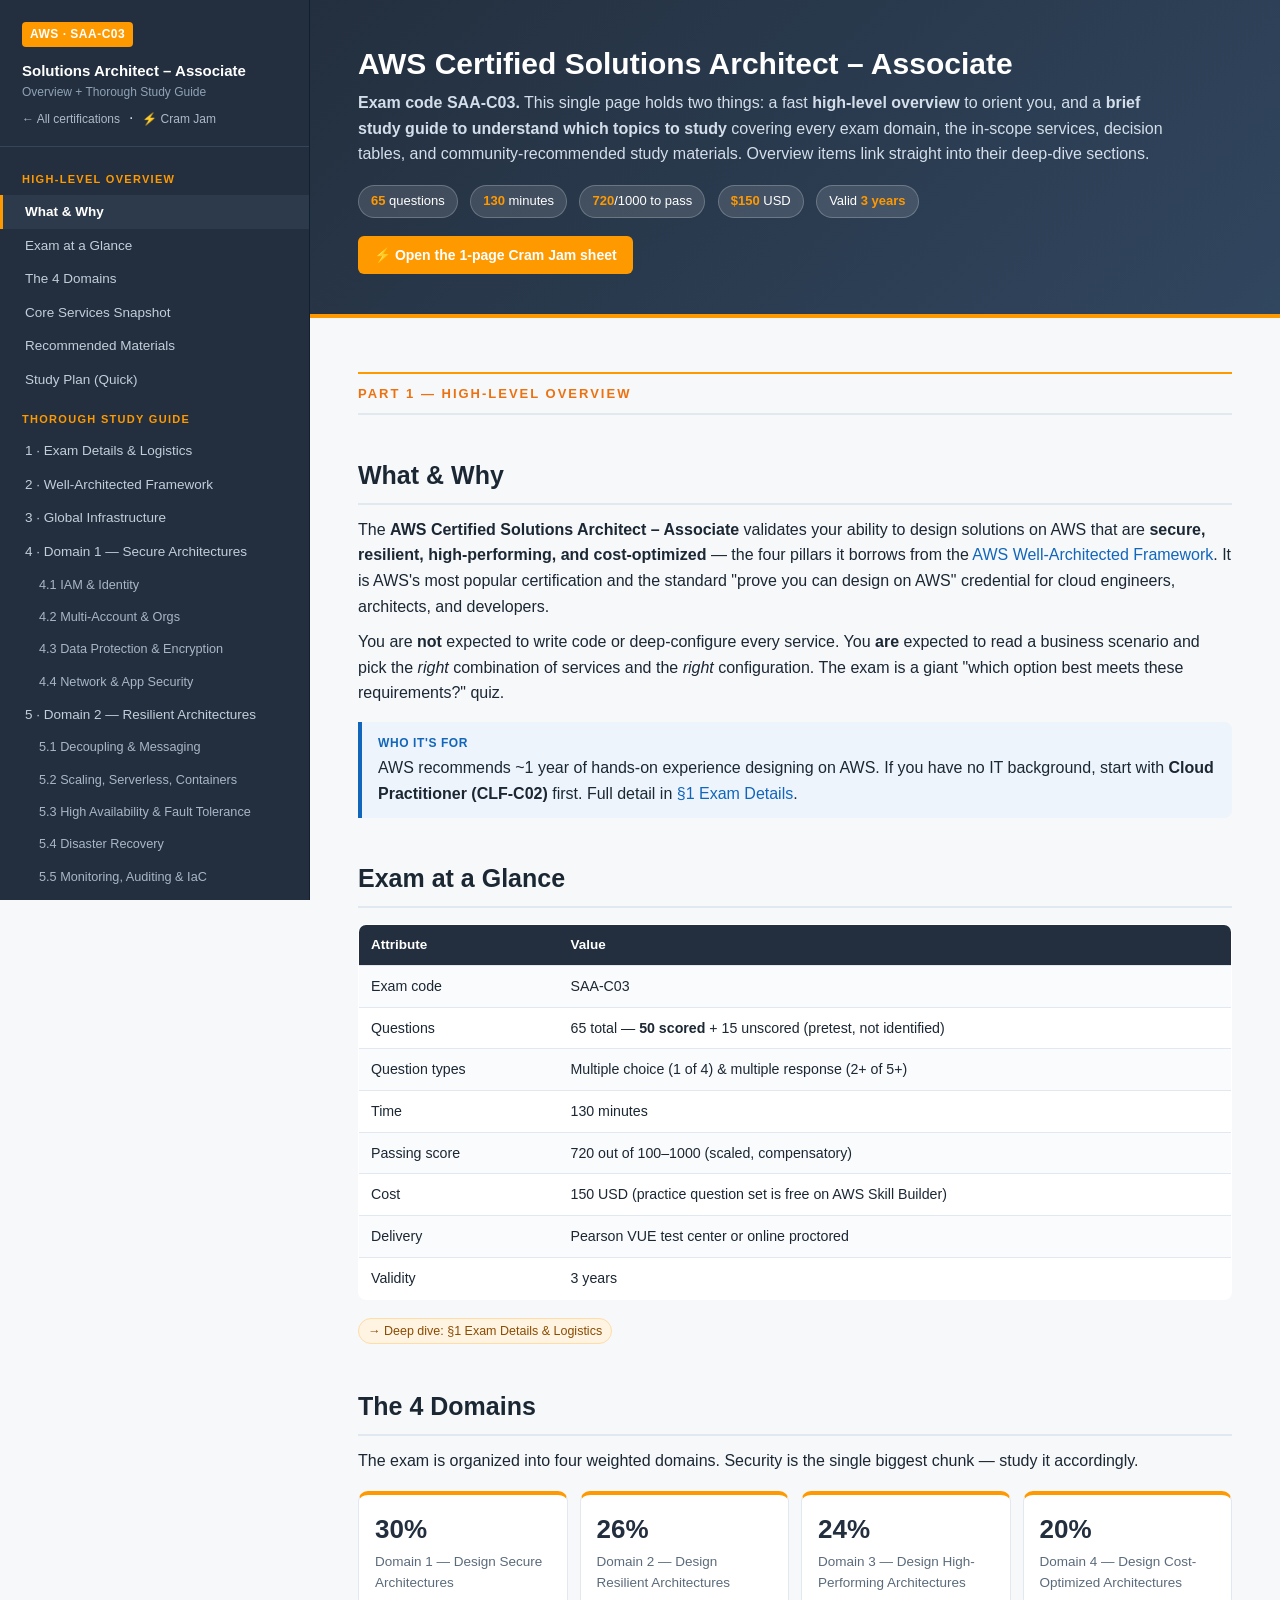
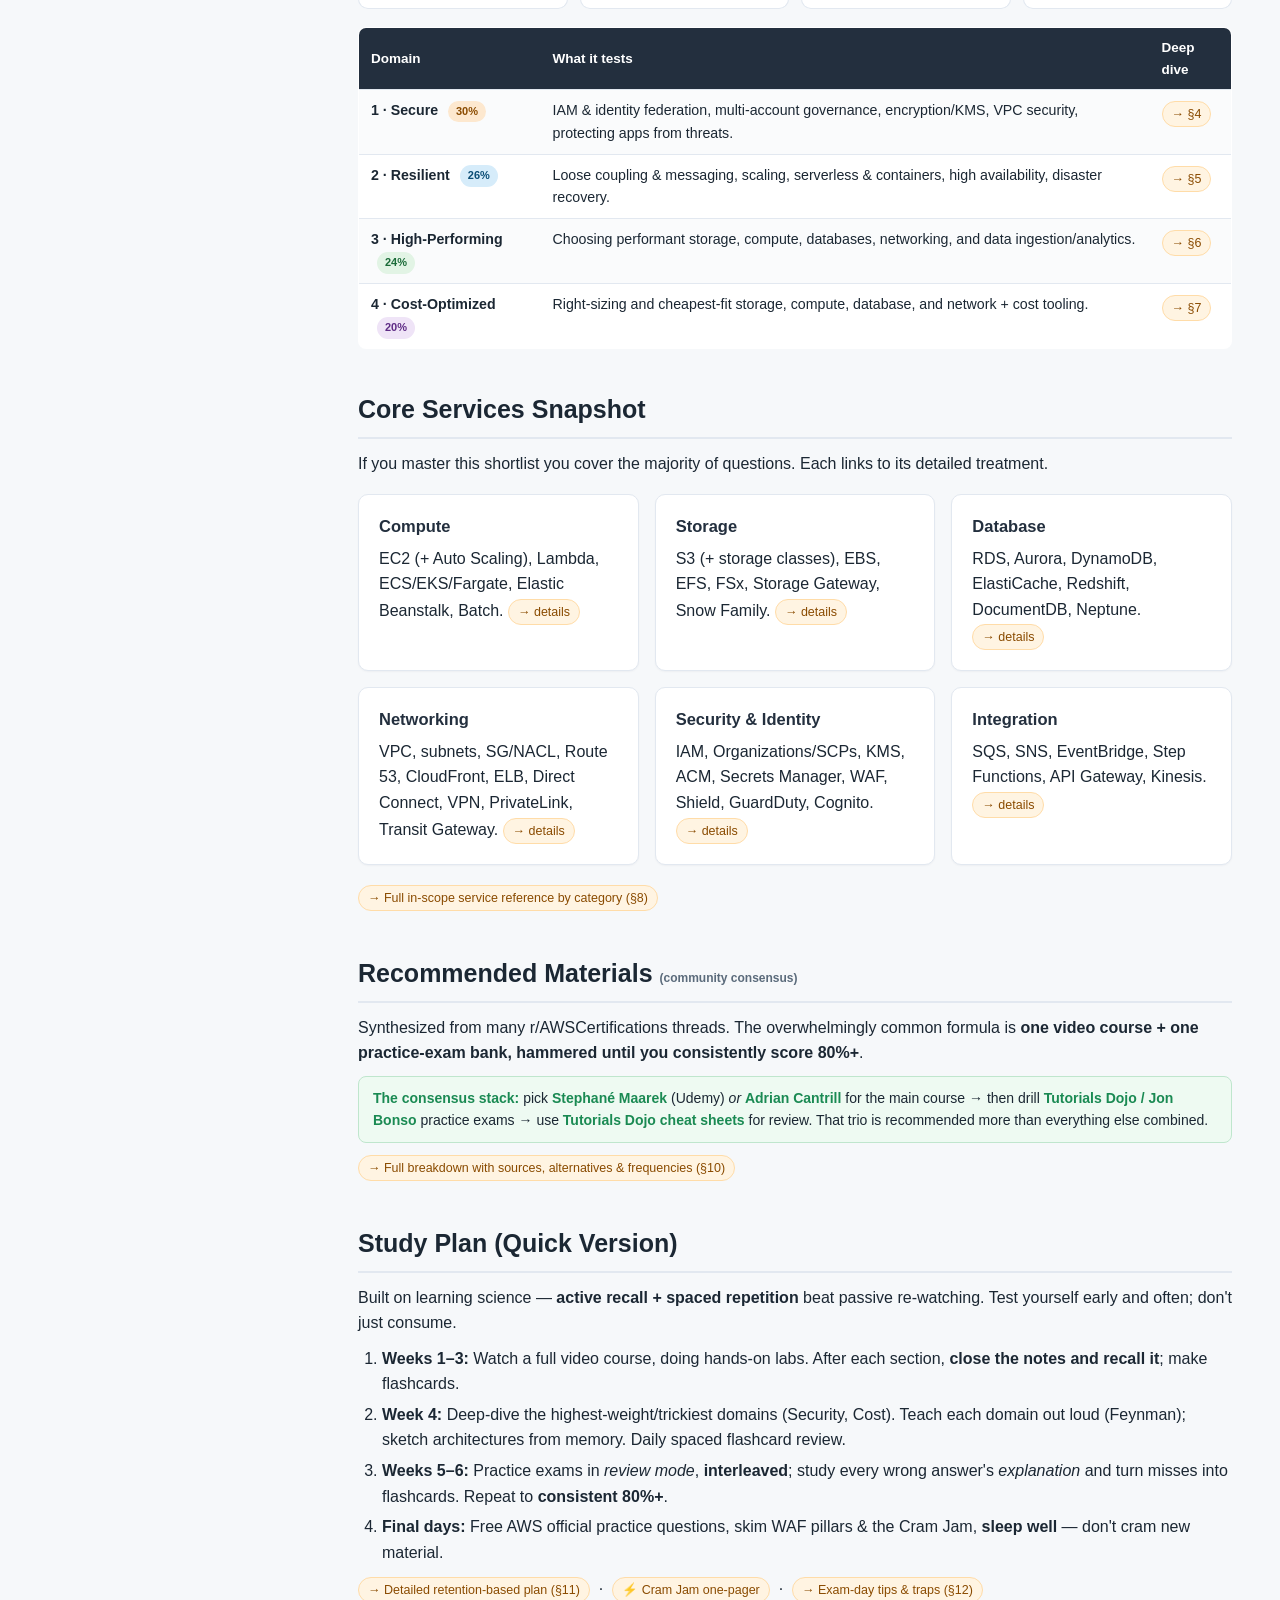
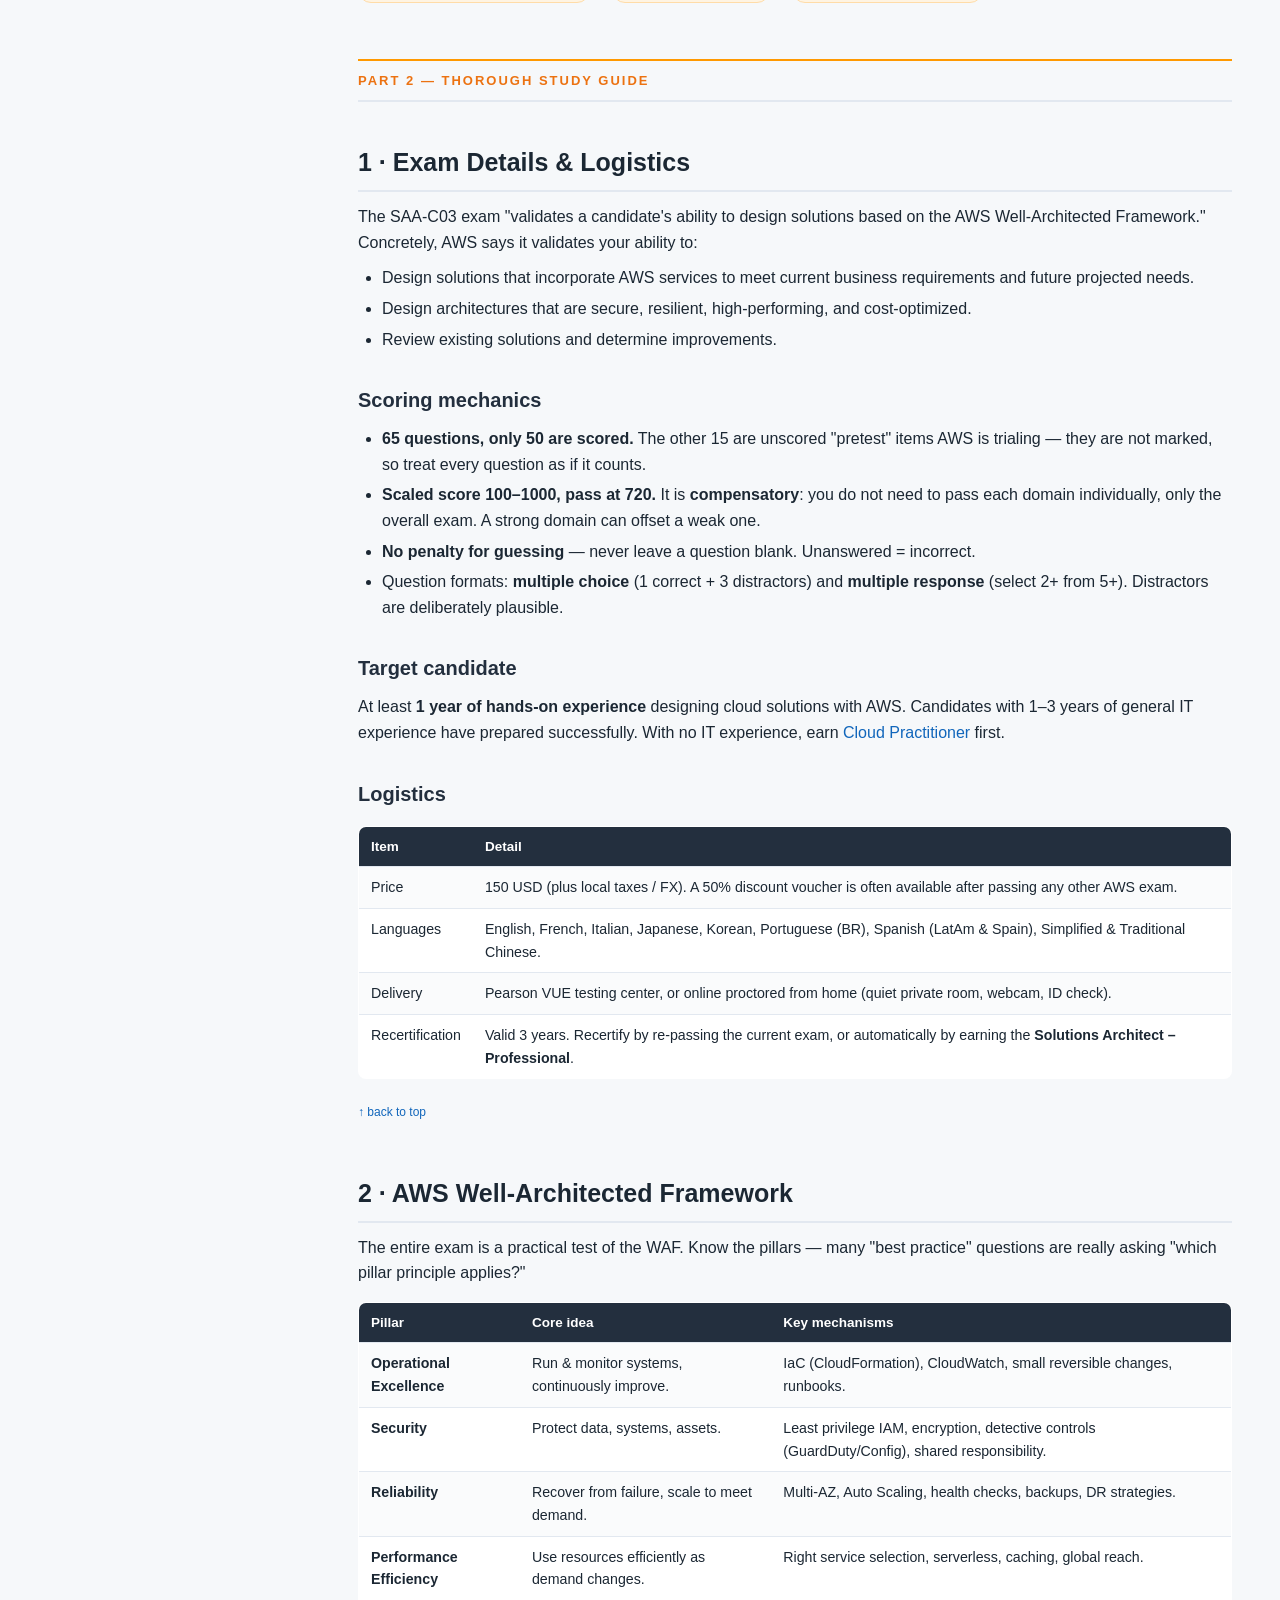
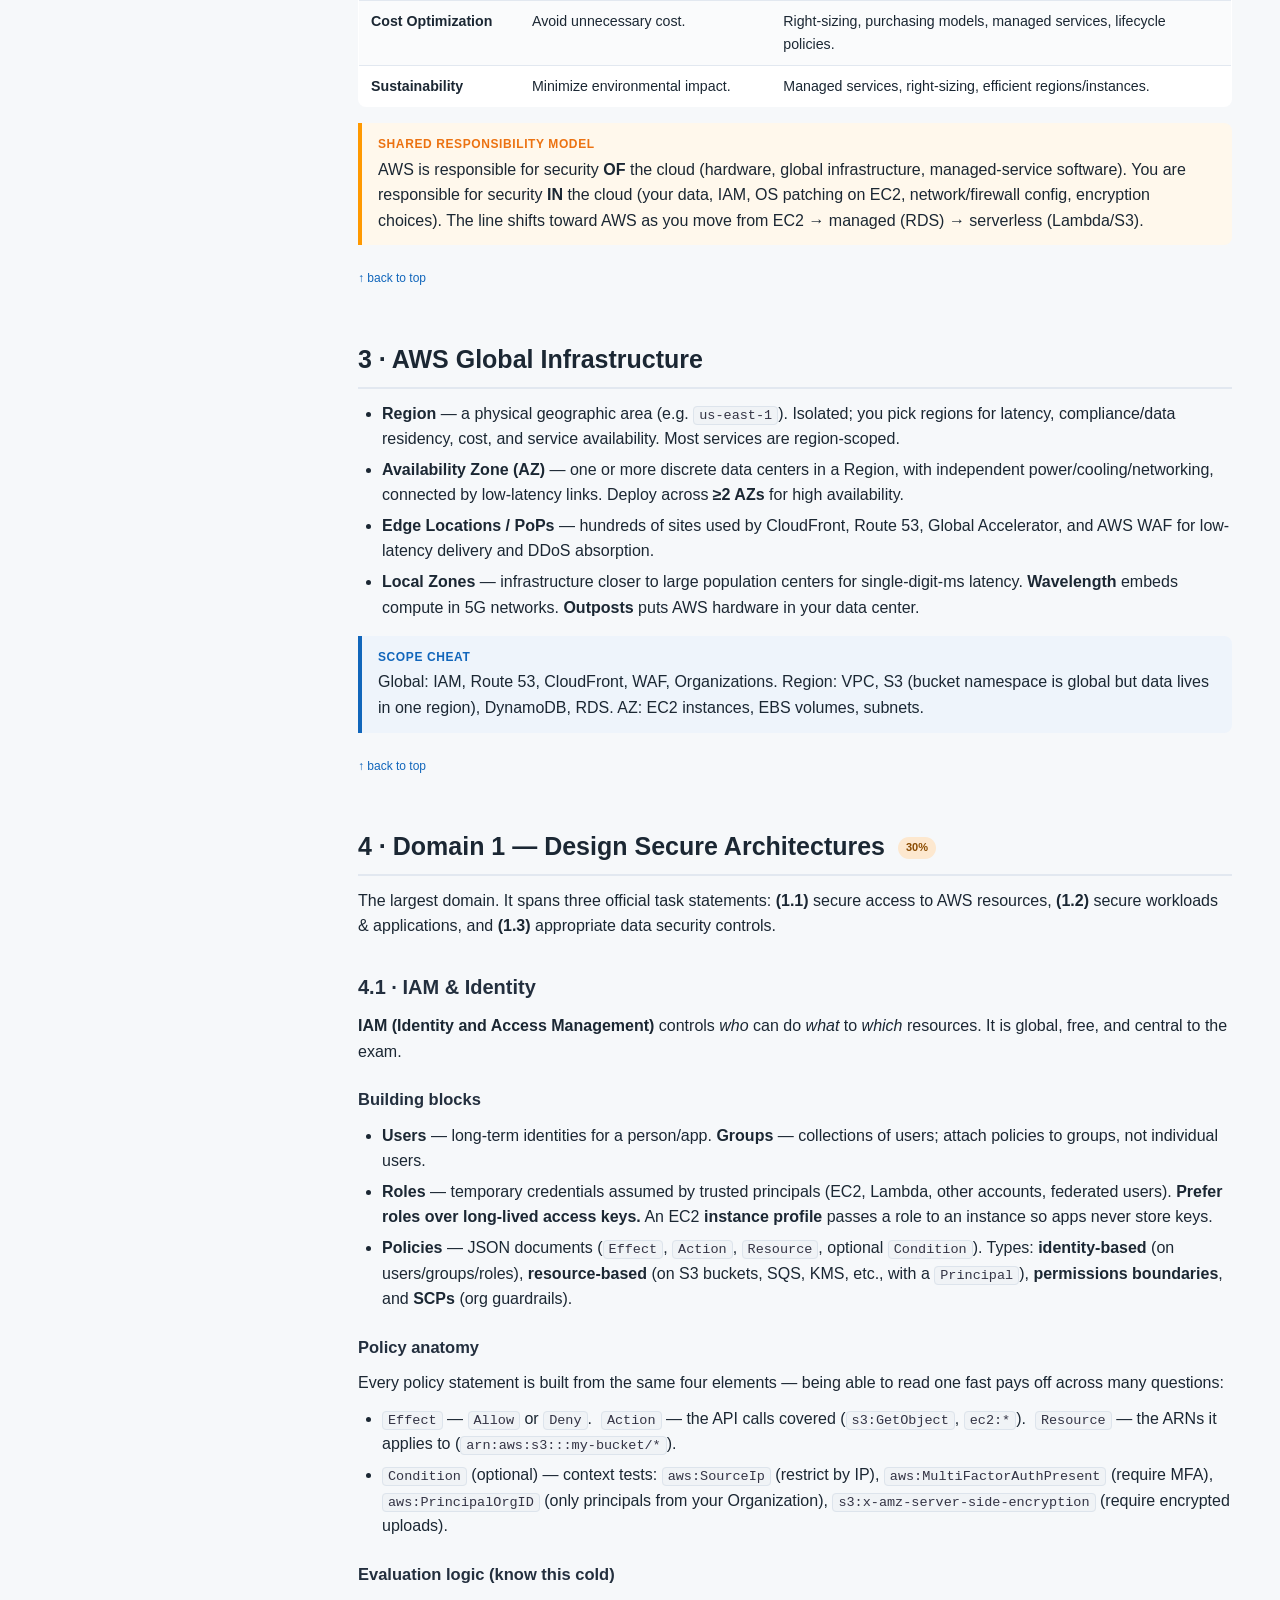
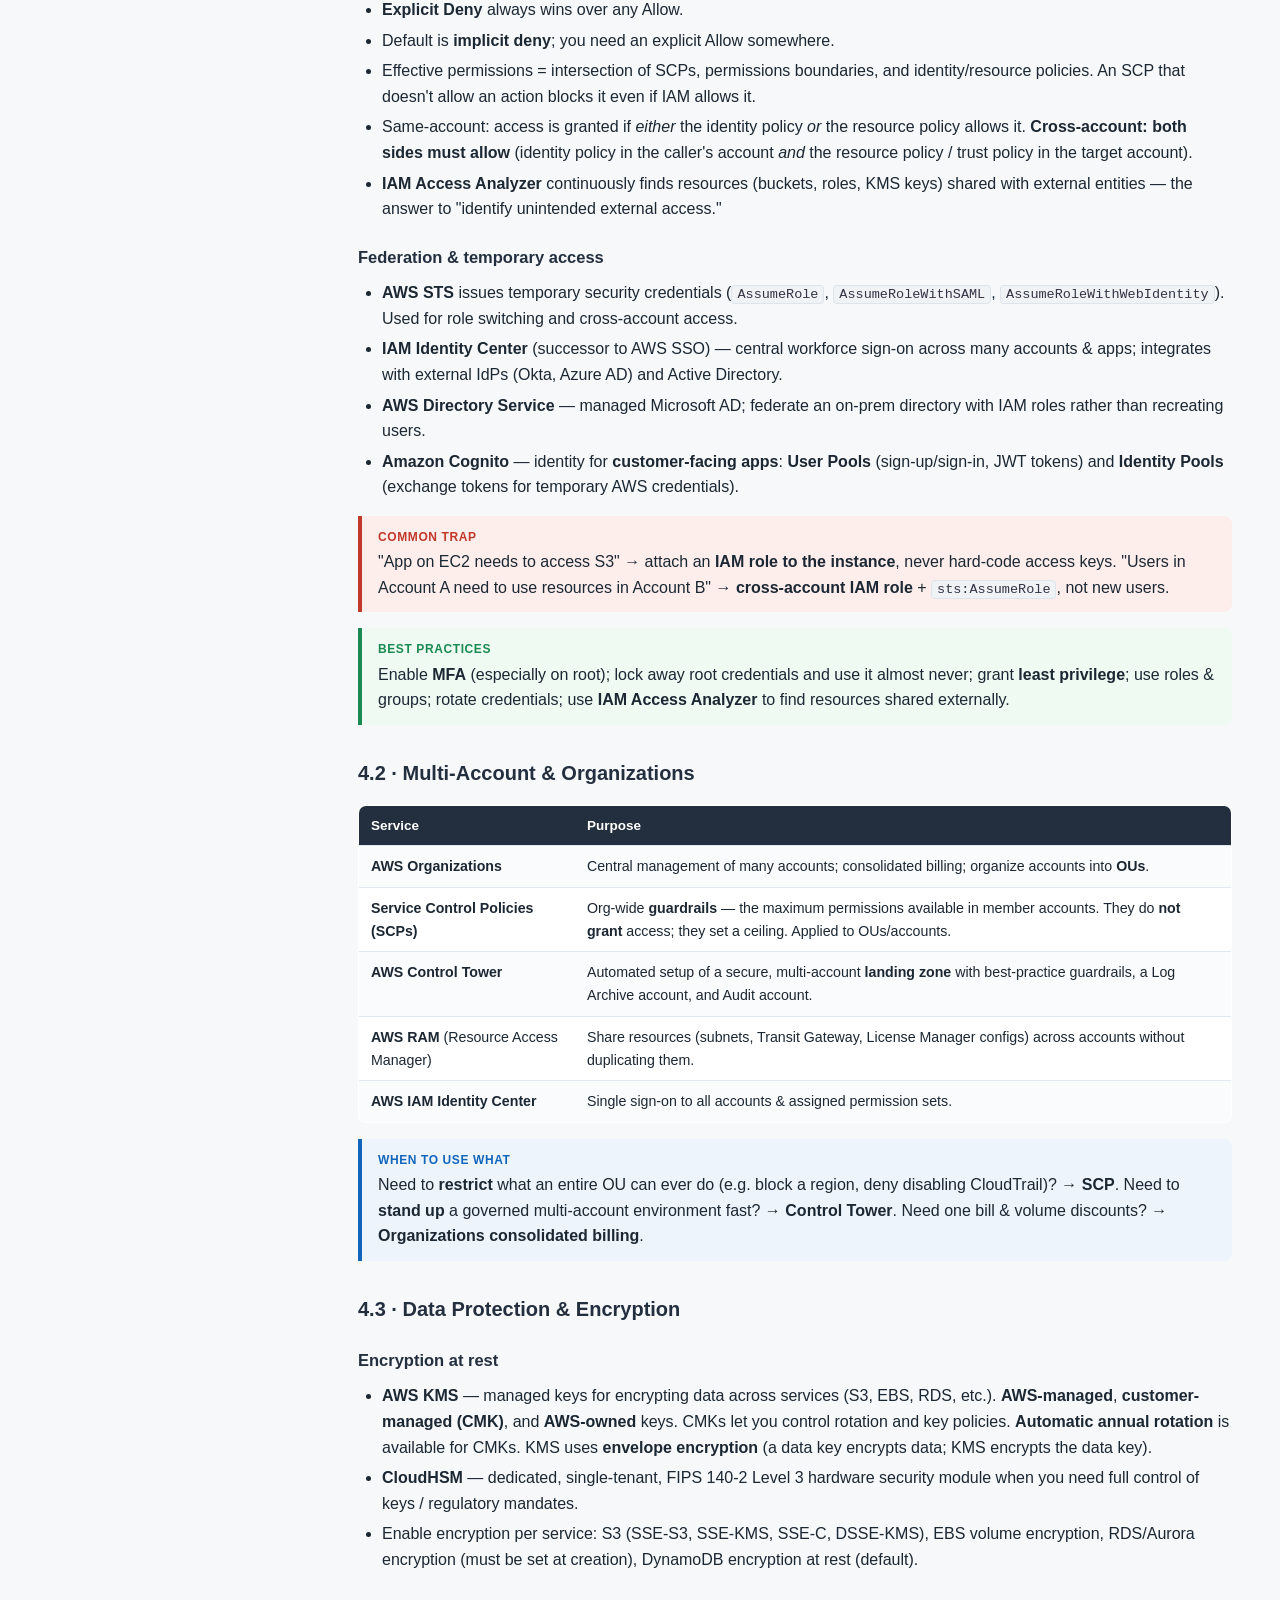
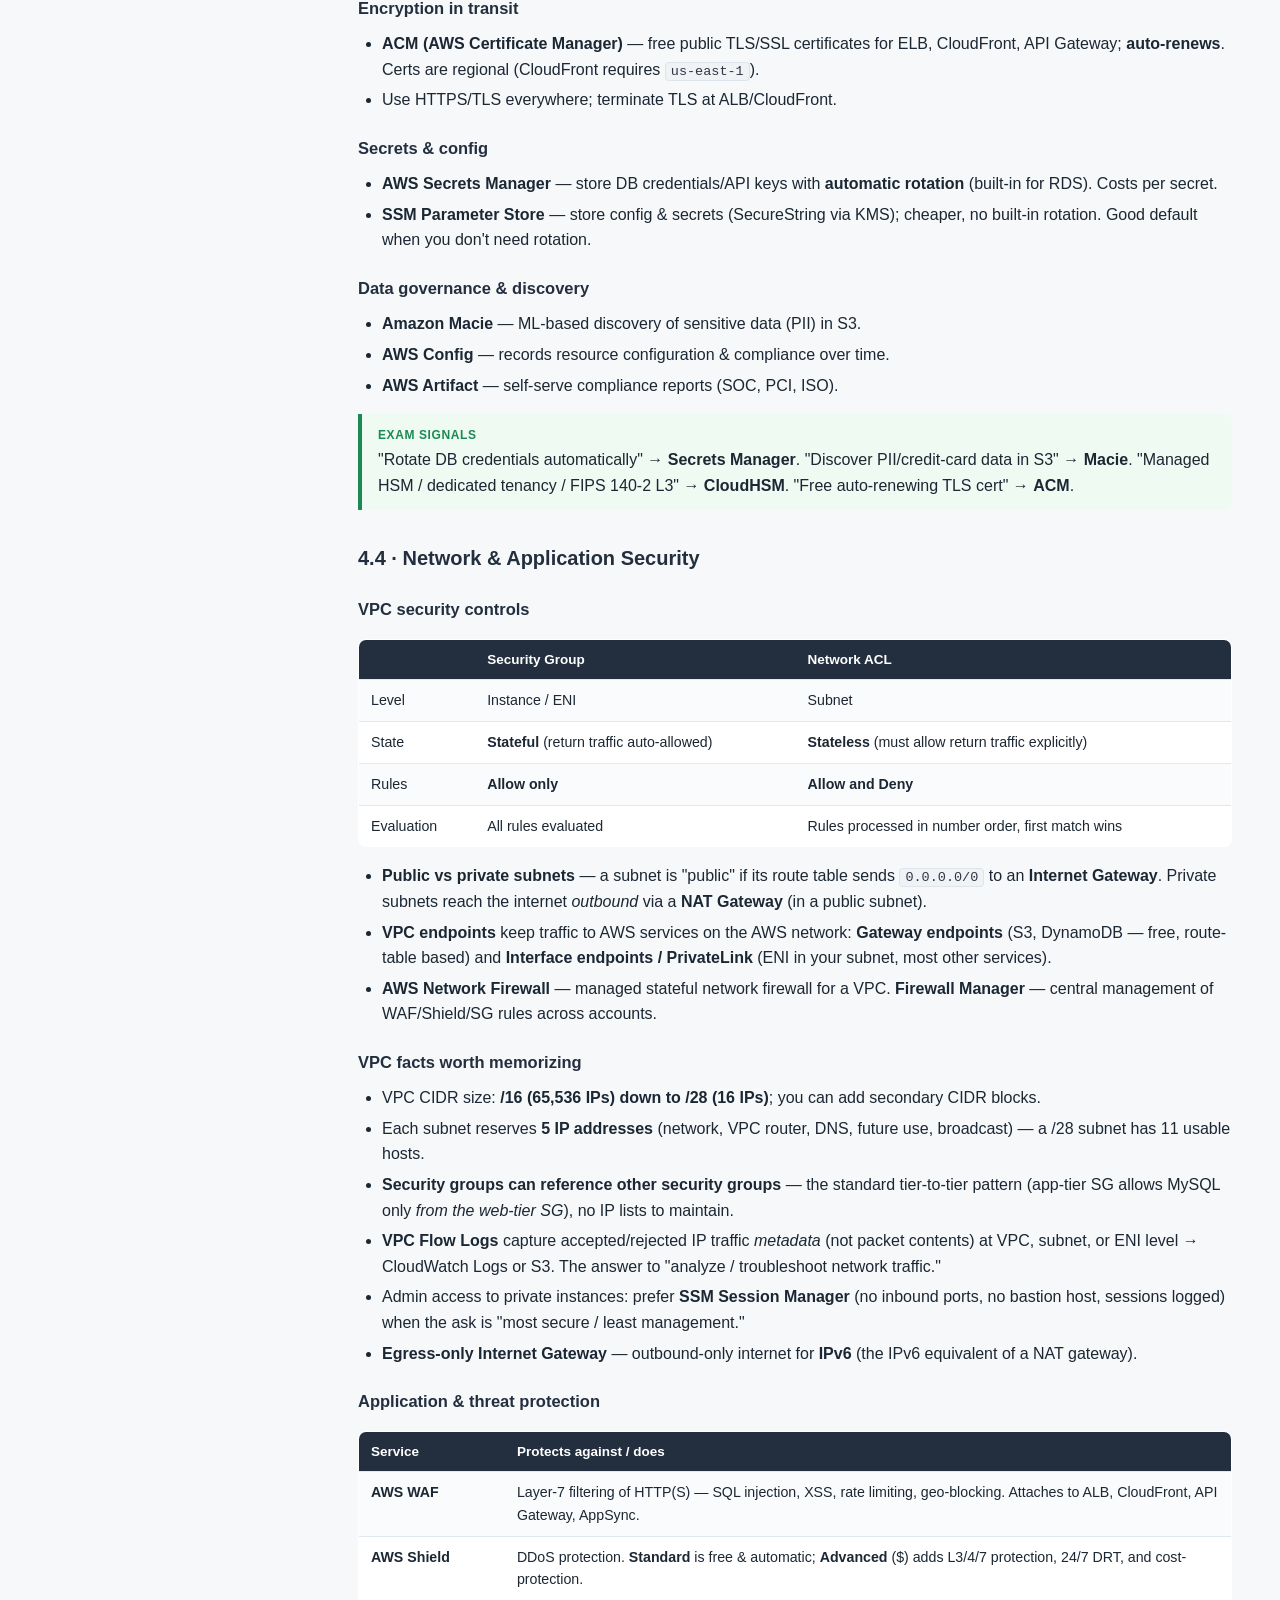
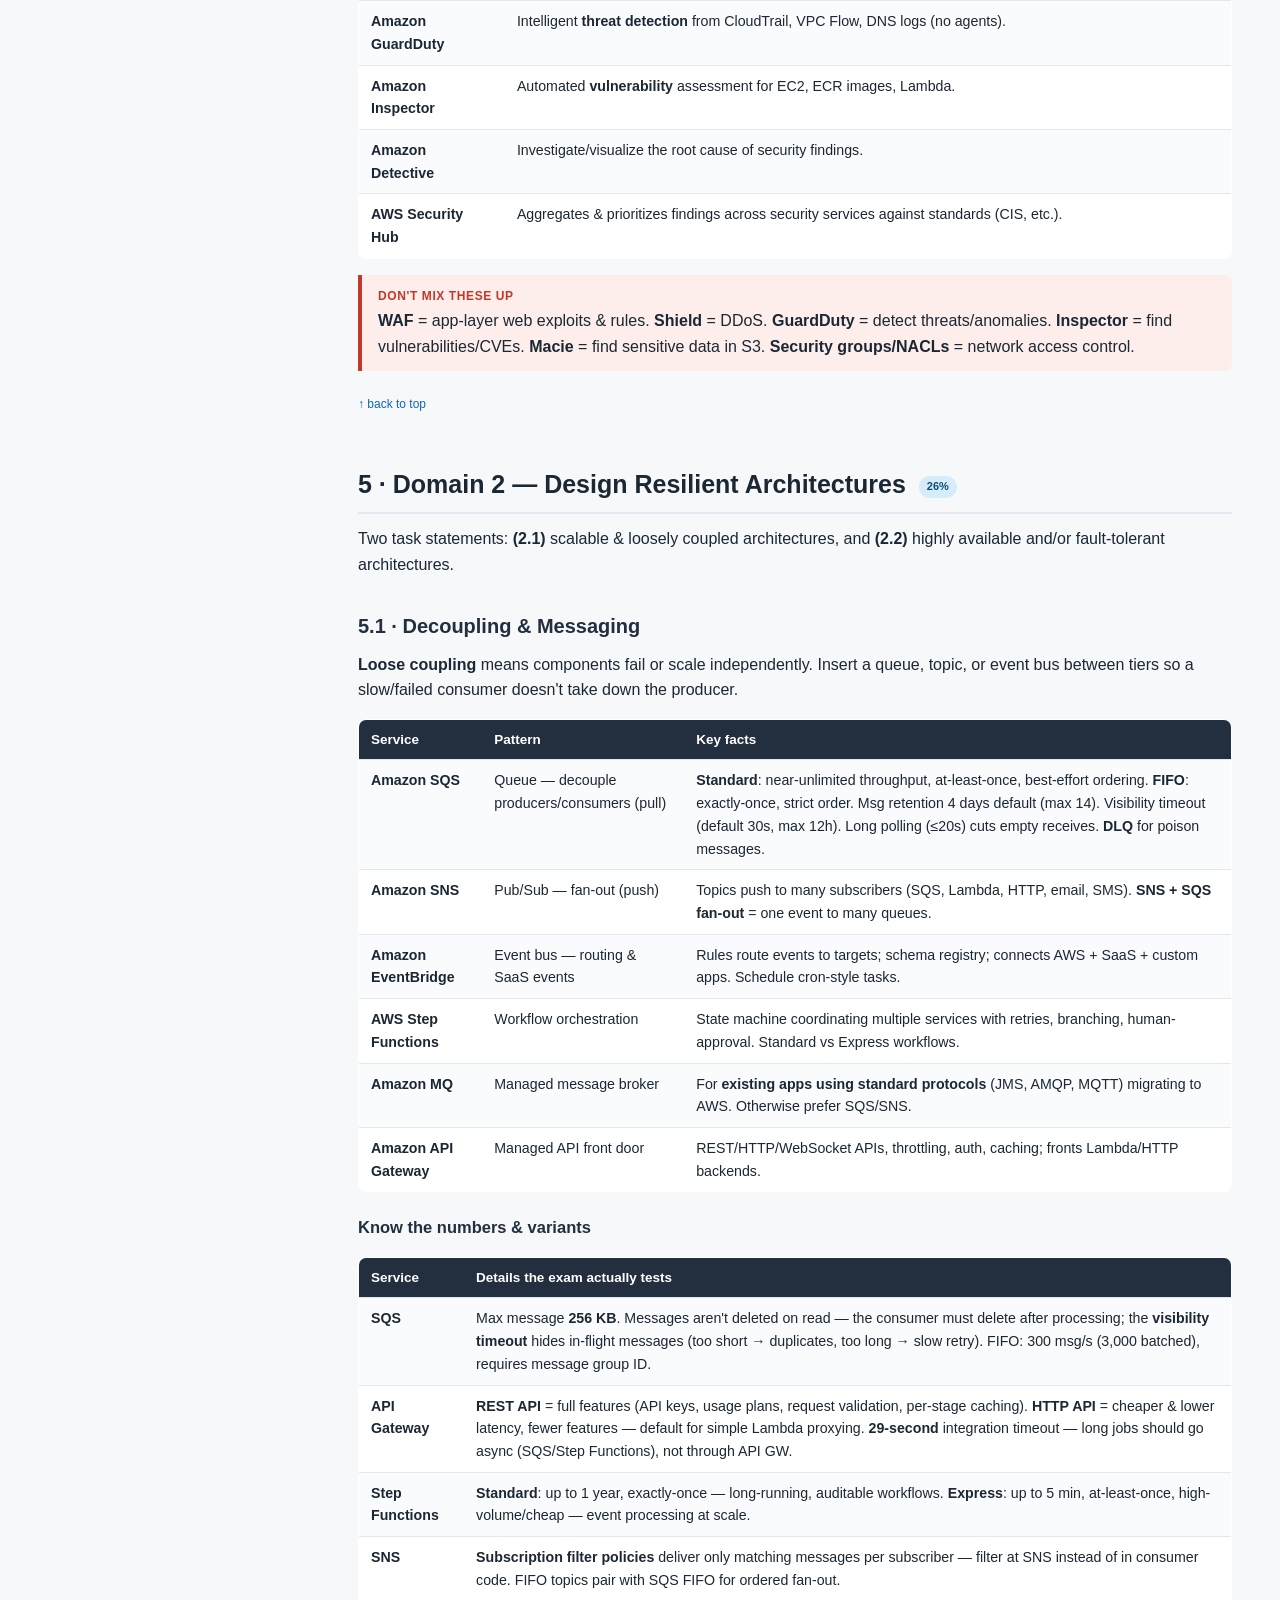
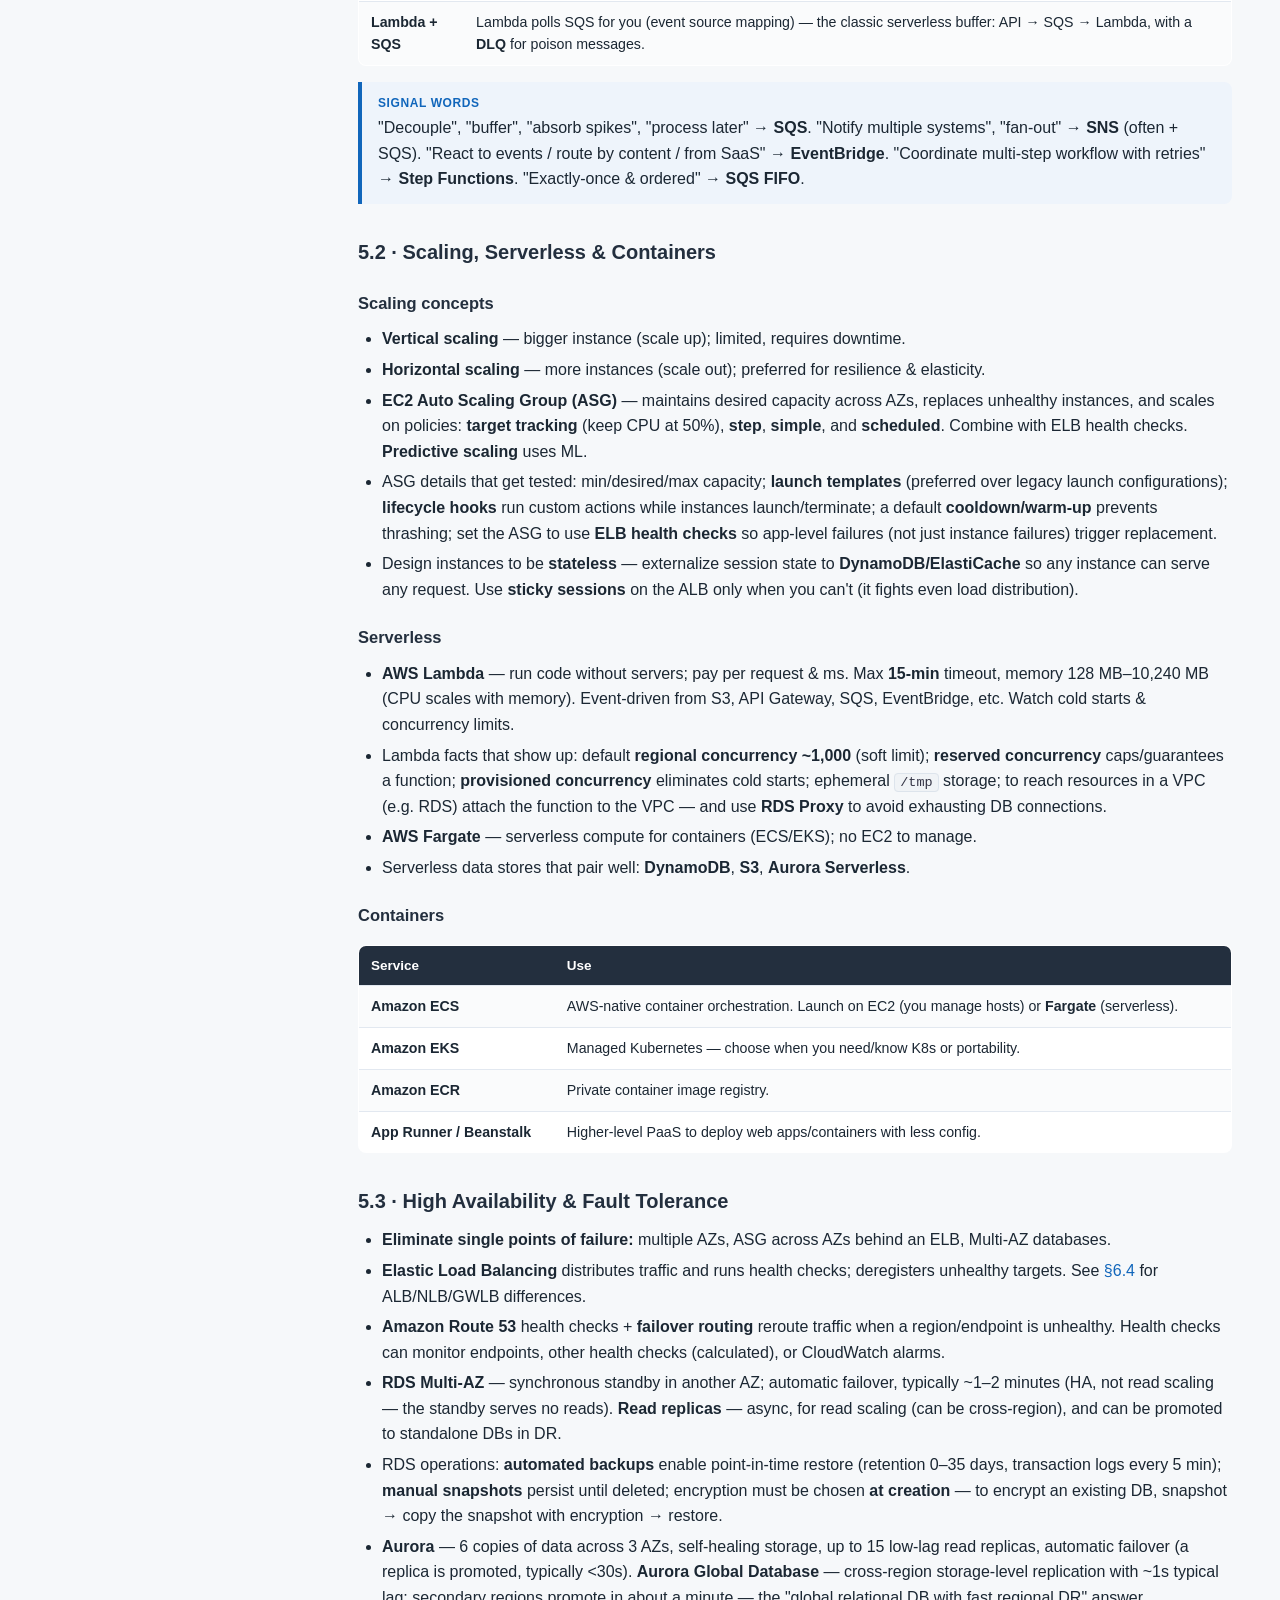
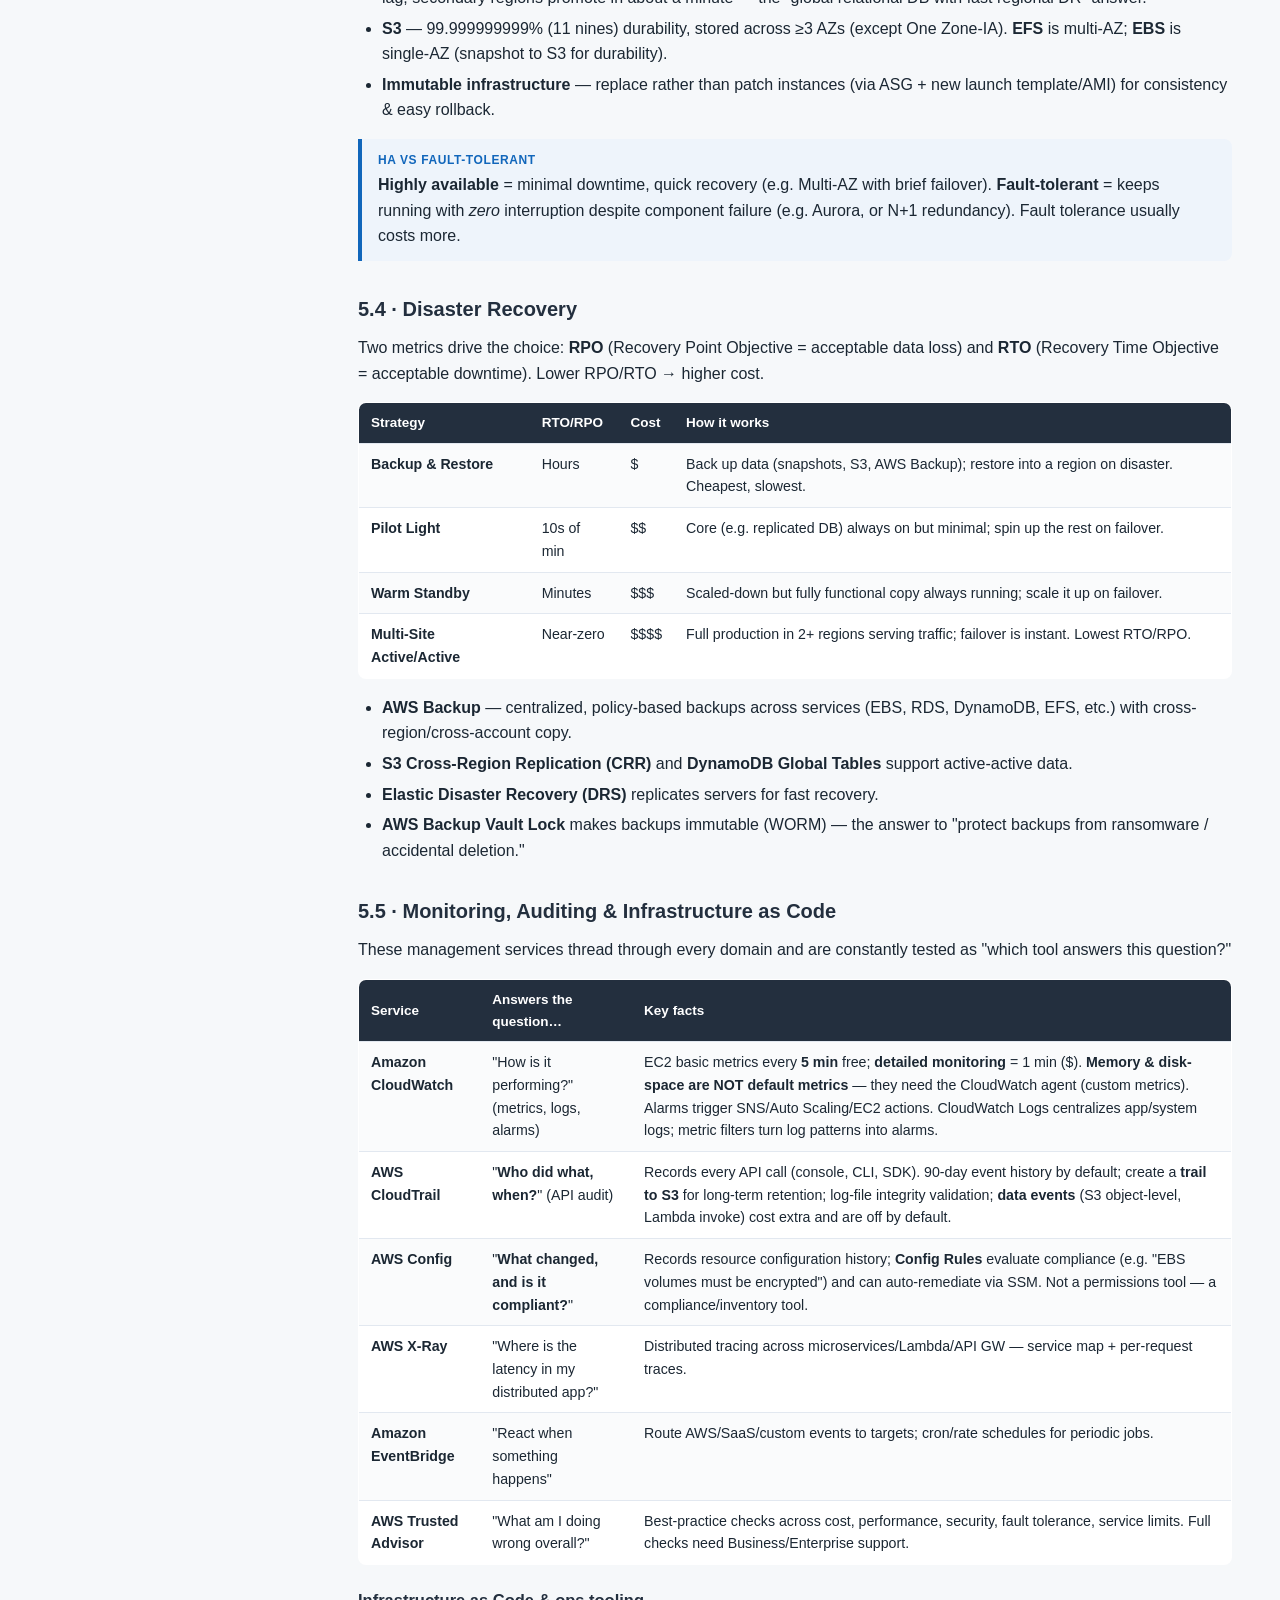
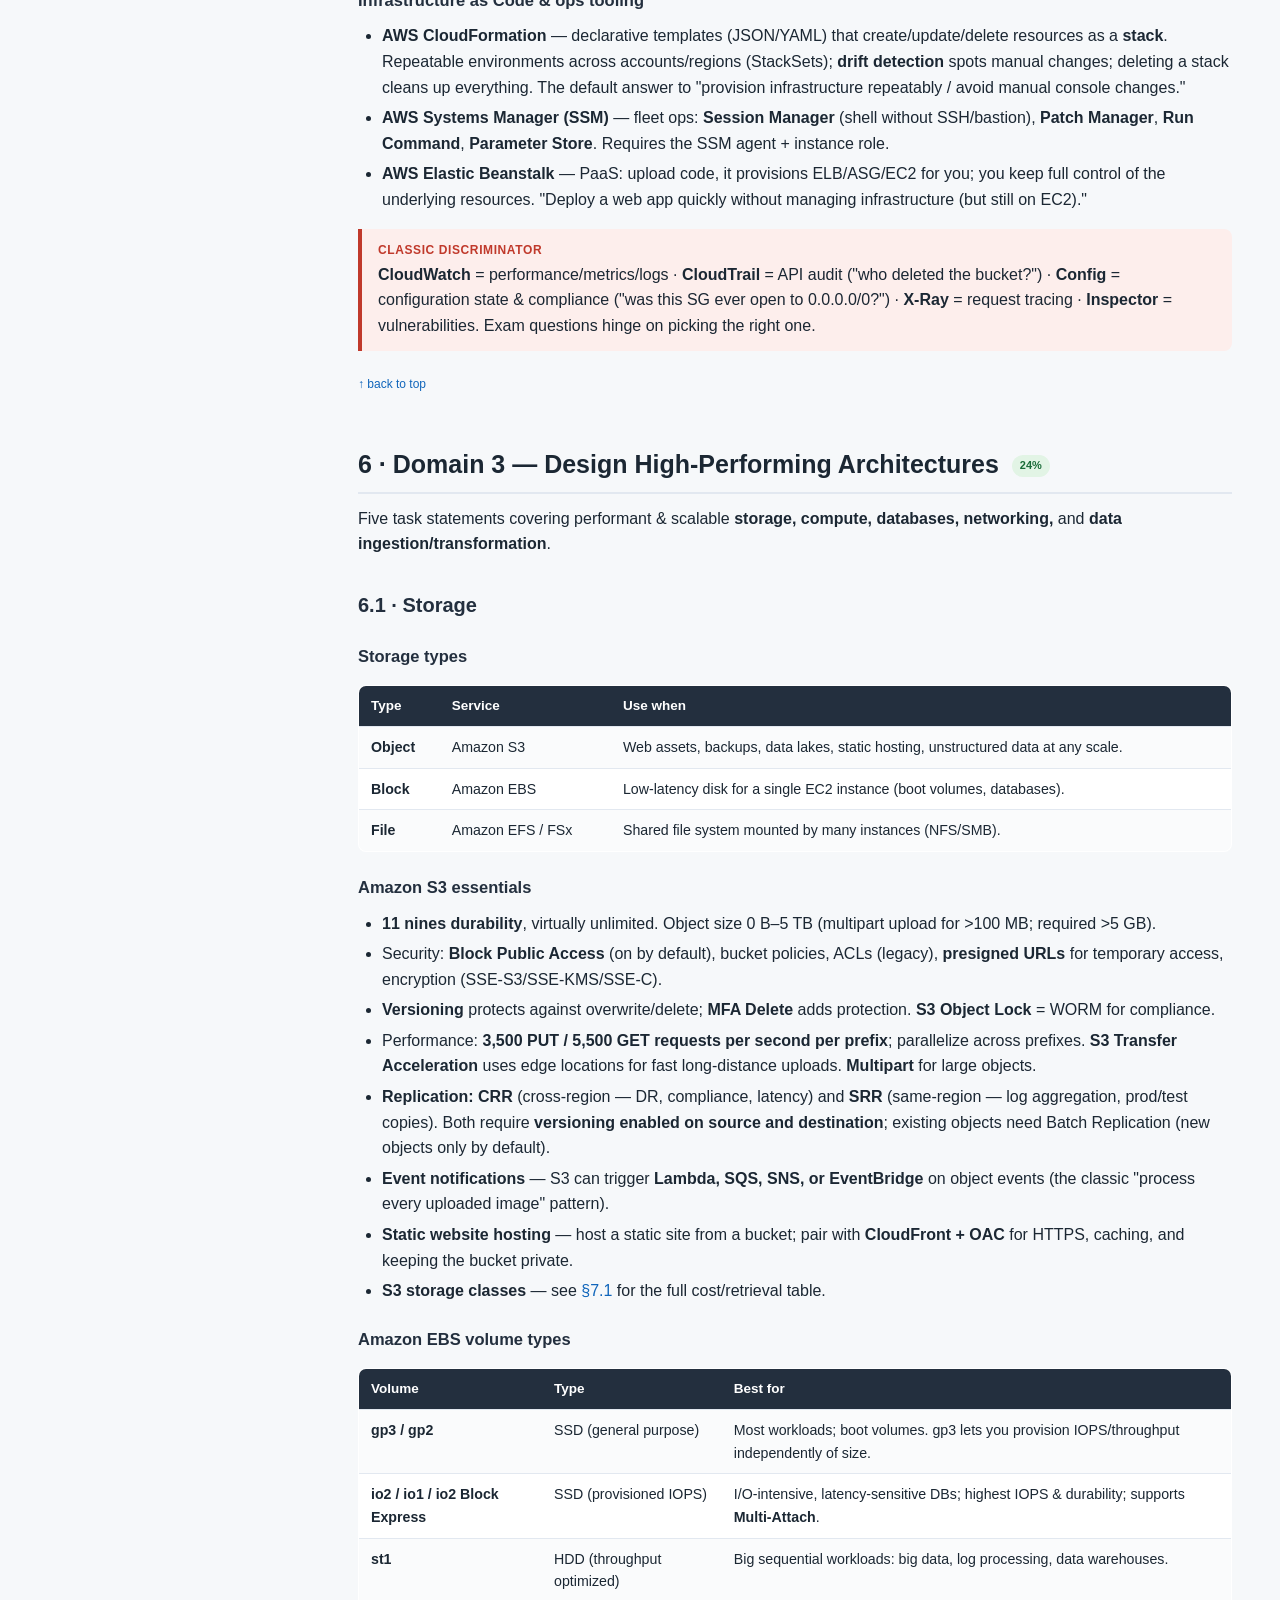
<file: saa/index.html>
<!DOCTYPE html>
<html lang="en">
<head>
<meta charset="UTF-8">
<meta name="viewport" content="width=device-width, initial-scale=1.0">
<title>AWS Certified Solutions Architect – Associate (SAA-C03) — Study Guide</title>
<link rel="stylesheet" href="../assets/style.css">
</head>
<body class="theme-aws">
<div class="layout">

  <!-- ============ SIDEBAR / TOC ============ -->
  <nav class="sidebar" id="sidebar">
    <div class="brand">
      <span class="logo">AWS · SAA-C03</span>
      <h1>Solutions Architect – Associate</h1>
      <div class="sub">Overview + Thorough Study Guide</div>
      <a class="home" href="../index.html">← All certifications</a> &nbsp;·&nbsp; <a class="home" href="cram.html">⚡ Cram Jam</a>
    </div>
    <div class="toc" id="toc">
      <div class="group-label">High-Level Overview</div>
      <a href="#ov-intro">What & Why</a>
      <a href="#ov-glance">Exam at a Glance</a>
      <a href="#ov-domains">The 4 Domains</a>
      <a href="#ov-services">Core Services Snapshot</a>
      <a href="#ov-materials">Recommended Materials</a>
      <a href="#ov-plan">Study Plan (Quick)</a>

      <div class="group-label">Thorough Study Guide</div>
      <a href="#t-exam">1 · Exam Details &amp; Logistics</a>
      <a href="#t-waf">2 · Well-Architected Framework</a>
      <a href="#t-global">3 · Global Infrastructure</a>

      <a href="#t-d1">4 · Domain 1 — Secure Architectures</a>
      <a href="#d1-iam" class="lvl2">4.1 IAM &amp; Identity</a>
      <a href="#d1-multi" class="lvl2">4.2 Multi-Account &amp; Orgs</a>
      <a href="#d1-data" class="lvl2">4.3 Data Protection &amp; Encryption</a>
      <a href="#d1-net" class="lvl2">4.4 Network &amp; App Security</a>

      <a href="#t-d2">5 · Domain 2 — Resilient Architectures</a>
      <a href="#d2-decouple" class="lvl2">5.1 Decoupling &amp; Messaging</a>
      <a href="#d2-scale" class="lvl2">5.2 Scaling, Serverless, Containers</a>
      <a href="#d2-ha" class="lvl2">5.3 High Availability &amp; Fault Tolerance</a>
      <a href="#d2-dr" class="lvl2">5.4 Disaster Recovery</a>
      <a href="#d2-mon" class="lvl2">5.5 Monitoring, Auditing &amp; IaC</a>

      <a href="#t-d3">6 · Domain 3 — High-Performing</a>
      <a href="#d3-storage" class="lvl2">6.1 Storage</a>
      <a href="#d3-compute" class="lvl2">6.2 Compute</a>
      <a href="#d3-db" class="lvl2">6.3 Databases</a>
      <a href="#d3-net" class="lvl2">6.4 Networking</a>
      <a href="#d3-data" class="lvl2">6.5 Data Ingestion &amp; Analytics</a>

      <a href="#t-d4">7 · Domain 4 — Cost-Optimized</a>
      <a href="#d4-storage" class="lvl2">7.1 Storage Cost</a>
      <a href="#d4-compute" class="lvl2">7.2 Compute Cost</a>
      <a href="#d4-db" class="lvl2">7.3 Database Cost</a>
      <a href="#d4-net" class="lvl2">7.4 Network Cost</a>
      <a href="#d4-tools" class="lvl2">7.5 Cost Management Tools</a>

      <a href="#t-ref">8 · Service Reference</a>
      <a href="#t-decision">9 · Decision Guides &amp; Tables</a>
      <a href="#t-materials">10 · Study Materials (Reddit)</a>
      <a href="#t-plan">11 · Full Study Plan</a>
      <a href="#t-tips">12 · Exam-Day Tips &amp; Traps</a>
    </div>
  </nav>

  <!-- ============ MAIN CONTENT ============ -->
  <main class="content">

    <div class="hero">
      <h1>AWS Certified Solutions Architect – Associate</h1>
      <p><b>Exam code SAA-C03.</b> This single page holds two things: a fast <b>high-level overview</b> to orient you, and a <b>brief study guide to understand which topics to study</b> covering every exam domain, the in-scope services, decision tables, and community-recommended study materials. Overview items link straight into their deep-dive sections.</p>
      <span class="pill"><b>65</b> questions</span>
      <span class="pill"><b>130</b> minutes</span>
      <span class="pill"><b>720</b>/1000 to pass</span>
      <span class="pill"><b>$150</b> USD</span>
      <span class="pill">Valid <b>3 years</b></span>
      <div><a class="crambtn" href="cram.html">⚡ Open the 1-page Cram Jam sheet</a></div>
    </div>

    <!-- ==================================================== -->
    <!-- ====================  OVERVIEW  ===================== -->
    <!-- ==================================================== -->
    <h2 class="part">Part 1 — High-Level Overview</h2>

    <section id="ov-intro">
      <h2>What &amp; Why</h2>
      <p>The <b>AWS Certified Solutions Architect – Associate</b> validates your ability to design solutions on AWS that are <b>secure, resilient, high-performing, and cost-optimized</b> — the four pillars it borrows from the <a href="#t-waf">AWS Well-Architected Framework</a>. It is AWS's most popular certification and the standard "prove you can design on AWS" credential for cloud engineers, architects, and developers.</p>
      <p>You are <b>not</b> expected to write code or deep-configure every service. You <b>are</b> expected to read a business scenario and pick the <i>right</i> combination of services and the <i>right</i> configuration. The exam is a giant "which option best meets these requirements?" quiz.</p>
      <div class="callout note"><span class="lbl">Who it's for</span> AWS recommends ~1 year of hands-on experience designing on AWS. If you have no IT background, start with <b>Cloud Practitioner (CLF-C02)</b> first. Full detail in <a href="#t-exam">§1 Exam Details</a>.</div>
    </section>

    <section id="ov-glance">
      <h2>Exam at a Glance</h2>
      <table>
        <tr><th>Attribute</th><th>Value</th></tr>
        <tr><td>Exam code</td><td>SAA-C03</td></tr>
        <tr><td>Questions</td><td>65 total — <b>50 scored</b> + 15 unscored (pretest, not identified)</td></tr>
        <tr><td>Question types</td><td>Multiple choice (1 of 4) &amp; multiple response (2+ of 5+)</td></tr>
        <tr><td>Time</td><td>130 minutes</td></tr>
        <tr><td>Passing score</td><td>720 out of 100–1000 (scaled, compensatory)</td></tr>
        <tr><td>Cost</td><td>150 USD (practice question set is free on AWS Skill Builder)</td></tr>
        <tr><td>Delivery</td><td>Pearson VUE test center or online proctored</td></tr>
        <tr><td>Validity</td><td>3 years</td></tr>
      </table>
      <p><a class="jump" href="#t-exam">→ Deep dive: §1 Exam Details &amp; Logistics</a></p>
    </section>

    <section id="ov-domains">
      <h2>The 4 Domains</h2>
      <p>The exam is organized into four weighted domains. Security is the single biggest chunk — study it accordingly.</p>
      <div class="domain-band">
        <div class="db"><div class="pct">30%</div><div class="nm">Domain 1 — Design Secure Architectures</div></div>
        <div class="db"><div class="pct">26%</div><div class="nm">Domain 2 — Design Resilient Architectures</div></div>
        <div class="db"><div class="pct">24%</div><div class="nm">Domain 3 — Design High-Performing Architectures</div></div>
        <div class="db"><div class="pct">20%</div><div class="nm">Domain 4 — Design Cost-Optimized Architectures</div></div>
      </div>
      <table>
        <tr><th>Domain</th><th>What it tests</th><th>Deep dive</th></tr>
        <tr><td><b>1 · Secure</b> <span class="tag d1">30%</span></td><td>IAM &amp; identity federation, multi-account governance, encryption/KMS, VPC security, protecting apps from threats.</td><td><a class="jump" href="#t-d1">→ §4</a></td></tr>
        <tr><td><b>2 · Resilient</b> <span class="tag d2">26%</span></td><td>Loose coupling &amp; messaging, scaling, serverless &amp; containers, high availability, disaster recovery.</td><td><a class="jump" href="#t-d2">→ §5</a></td></tr>
        <tr><td><b>3 · High-Performing</b> <span class="tag d3">24%</span></td><td>Choosing performant storage, compute, databases, networking, and data ingestion/analytics.</td><td><a class="jump" href="#t-d3">→ §6</a></td></tr>
        <tr><td><b>4 · Cost-Optimized</b> <span class="tag d4">20%</span></td><td>Right-sizing and cheapest-fit storage, compute, database, and network + cost tooling.</td><td><a class="jump" href="#t-d4">→ §7</a></td></tr>
      </table>
    </section>

    <section id="ov-services">
      <h2>Core Services Snapshot</h2>
      <p>If you master this shortlist you cover the majority of questions. Each links to its detailed treatment.</p>
      <div class="grid">
        <div class="card"><h4>Compute</h4>EC2 (+ Auto Scaling), Lambda, ECS/EKS/Fargate, Elastic Beanstalk, Batch. <a class="jump" href="#d3-compute">→ details</a></div>
        <div class="card"><h4>Storage</h4>S3 (+ storage classes), EBS, EFS, FSx, Storage Gateway, Snow Family. <a class="jump" href="#d3-storage">→ details</a></div>
        <div class="card"><h4>Database</h4>RDS, Aurora, DynamoDB, ElastiCache, Redshift, DocumentDB, Neptune. <a class="jump" href="#d3-db">→ details</a></div>
        <div class="card"><h4>Networking</h4>VPC, subnets, SG/NACL, Route 53, CloudFront, ELB, Direct Connect, VPN, PrivateLink, Transit Gateway. <a class="jump" href="#d3-net">→ details</a></div>
        <div class="card"><h4>Security &amp; Identity</h4>IAM, Organizations/SCPs, KMS, ACM, Secrets Manager, WAF, Shield, GuardDuty, Cognito. <a class="jump" href="#t-d1">→ details</a></div>
        <div class="card"><h4>Integration</h4>SQS, SNS, EventBridge, Step Functions, API Gateway, Kinesis. <a class="jump" href="#d2-decouple">→ details</a></div>
      </div>
      <p><a class="jump" href="#t-ref">→ Full in-scope service reference by category (§8)</a></p>
    </section>

    <section id="ov-materials">
      <h2>Recommended Materials <span class="kbd">(community consensus)</span></h2>
      <p>Synthesized from many r/AWSCertifications threads. The overwhelmingly common formula is <b>one video course + one practice-exam bank, hammered until you consistently score 80%+</b>.</p>
      <div class="consensus"><b>The consensus stack:</b> pick <b>Stephané Maarek</b> (Udemy) <i>or</i> <b>Adrian Cantrill</b> for the main course → then drill <b>Tutorials Dojo / Jon Bonso</b> practice exams → use <b>Tutorials Dojo cheat sheets</b> for review. That trio is recommended more than everything else combined.</div>
      <p><a class="jump" href="#t-materials">→ Full breakdown with sources, alternatives &amp; frequencies (§10)</a></p>
    </section>

    <section id="ov-plan">
      <h2>Study Plan (Quick Version)</h2>
      <p>Built on learning science — <b>active recall + spaced repetition</b> beat passive re-watching. Test yourself early and often; don't just consume.</p>
      <ol>
        <li><b>Weeks 1–3:</b> Watch a full video course, doing hands-on labs. After each section, <b>close the notes and recall it</b>; make flashcards.</li>
        <li><b>Week 4:</b> Deep-dive the highest-weight/trickiest domains (Security, Cost). Teach each domain out loud (Feynman); sketch architectures from memory. Daily spaced flashcard review.</li>
        <li><b>Weeks 5–6:</b> Practice exams in <i>review mode</i>, <b>interleaved</b>; study every wrong answer's <i>explanation</i> and turn misses into flashcards. Repeat to <b>consistent 80%+</b>.</li>
        <li><b>Final days:</b> Free AWS official practice questions, skim WAF pillars &amp; the Cram Jam, <b>sleep well</b> — don't cram new material.</li>
      </ol>
      <p><a class="jump" href="#t-plan">→ Detailed retention-based plan (§11)</a> &nbsp;·&nbsp; <a class="jump" href="cram.html">⚡ Cram Jam one-pager</a> &nbsp;·&nbsp; <a class="jump" href="#t-tips">→ Exam-day tips &amp; traps (§12)</a></p>
    </section>


    <!-- ==================================================== -->
    <!-- ================  THOROUGH GUIDE  =================== -->
    <!-- ==================================================== -->
    <h2 class="part">Part 2 — Thorough Study Guide</h2>

    <!-- ---------- 1 EXAM DETAILS ---------- -->
    <section id="t-exam">
      <h2>1 · Exam Details &amp; Logistics</h2>
      <p>The SAA-C03 exam "validates a candidate's ability to design solutions based on the AWS Well-Architected Framework." Concretely, AWS says it validates your ability to:</p>
      <ul>
        <li>Design solutions that incorporate AWS services to meet current business requirements and future projected needs.</li>
        <li>Design architectures that are secure, resilient, high-performing, and cost-optimized.</li>
        <li>Review existing solutions and determine improvements.</li>
      </ul>
      <h3>Scoring mechanics</h3>
      <ul>
        <li><b>65 questions, only 50 are scored.</b> The other 15 are unscored "pretest" items AWS is trialing — they are not marked, so treat every question as if it counts.</li>
        <li><b>Scaled score 100–1000, pass at 720.</b> It is <b>compensatory</b>: you do not need to pass each domain individually, only the overall exam. A strong domain can offset a weak one.</li>
        <li><b>No penalty for guessing</b> — never leave a question blank. Unanswered = incorrect.</li>
        <li>Question formats: <b>multiple choice</b> (1 correct + 3 distractors) and <b>multiple response</b> (select 2+ from 5+). Distractors are deliberately plausible.</li>
      </ul>
      <h3>Target candidate</h3>
      <p>At least <b>1 year of hands-on experience</b> designing cloud solutions with AWS. Candidates with 1–3 years of general IT experience have prepared successfully. With no IT experience, earn <a href="https://aws.amazon.com/certification/certified-cloud-practitioner/">Cloud Practitioner</a> first.</p>
      <h3>Logistics</h3>
      <table>
        <tr><th>Item</th><th>Detail</th></tr>
        <tr><td>Price</td><td>150 USD (plus local taxes / FX). A 50% discount voucher is often available after passing any other AWS exam.</td></tr>
        <tr><td>Languages</td><td>English, French, Italian, Japanese, Korean, Portuguese (BR), Spanish (LatAm &amp; Spain), Simplified &amp; Traditional Chinese.</td></tr>
        <tr><td>Delivery</td><td>Pearson VUE testing center, or online proctored from home (quiet private room, webcam, ID check).</td></tr>
        <tr><td>Recertification</td><td>Valid 3 years. Recertify by re-passing the current exam, or automatically by earning the <b>Solutions Architect – Professional</b>.</td></tr>
      </table>
      <p class="backtop"><a href="#top">↑ back to top</a></p>
    </section>

    <!-- ---------- 2 WAF ---------- -->
    <section id="t-waf">
      <h2>2 · AWS Well-Architected Framework</h2>
      <p>The entire exam is a practical test of the WAF. Know the pillars — many "best practice" questions are really asking "which pillar principle applies?"</p>
      <table>
        <tr><th>Pillar</th><th>Core idea</th><th>Key mechanisms</th></tr>
        <tr><td><b>Operational Excellence</b></td><td>Run &amp; monitor systems, continuously improve.</td><td>IaC (CloudFormation), CloudWatch, small reversible changes, runbooks.</td></tr>
        <tr><td><b>Security</b></td><td>Protect data, systems, assets.</td><td>Least privilege IAM, encryption, detective controls (GuardDuty/Config), shared responsibility.</td></tr>
        <tr><td><b>Reliability</b></td><td>Recover from failure, scale to meet demand.</td><td>Multi-AZ, Auto Scaling, health checks, backups, DR strategies.</td></tr>
        <tr><td><b>Performance Efficiency</b></td><td>Use resources efficiently as demand changes.</td><td>Right service selection, serverless, caching, global reach.</td></tr>
        <tr><td><b>Cost Optimization</b></td><td>Avoid unnecessary cost.</td><td>Right-sizing, purchasing models, managed services, lifecycle policies.</td></tr>
        <tr><td><b>Sustainability</b></td><td>Minimize environmental impact.</td><td>Managed services, right-sizing, efficient regions/instances.</td></tr>
      </table>
      <div class="callout"><span class="lbl orange">Shared Responsibility Model</span> AWS is responsible for security <b>OF</b> the cloud (hardware, global infrastructure, managed-service software). You are responsible for security <b>IN</b> the cloud (your data, IAM, OS patching on EC2, network/firewall config, encryption choices). The line shifts toward AWS as you move from EC2 → managed (RDS) → serverless (Lambda/S3).</div>
      <p class="backtop"><a href="#top">↑ back to top</a></p>
    </section>

    <!-- ---------- 3 GLOBAL INFRA ---------- -->
    <section id="t-global">
      <h2>3 · AWS Global Infrastructure</h2>
      <ul>
        <li><b>Region</b> — a physical geographic area (e.g. <code>us-east-1</code>). Isolated; you pick regions for latency, compliance/data residency, cost, and service availability. Most services are region-scoped.</li>
        <li><b>Availability Zone (AZ)</b> — one or more discrete data centers in a Region, with independent power/cooling/networking, connected by low-latency links. Deploy across <b>≥2 AZs</b> for high availability.</li>
        <li><b>Edge Locations / PoPs</b> — hundreds of sites used by CloudFront, Route 53, Global Accelerator, and AWS WAF for low-latency delivery and DDoS absorption.</li>
        <li><b>Local Zones</b> — infrastructure closer to large population centers for single-digit-ms latency. <b>Wavelength</b> embeds compute in 5G networks. <b>Outposts</b> puts AWS hardware in your data center.</li>
      </ul>
      <div class="callout note"><span class="lbl">Scope cheat</span> Global: IAM, Route 53, CloudFront, WAF, Organizations. Region: VPC, S3 (bucket namespace is global but data lives in one region), DynamoDB, RDS. AZ: EC2 instances, EBS volumes, subnets.</div>
      <p class="backtop"><a href="#top">↑ back to top</a></p>
    </section>

    <!-- ================= DOMAIN 1 ================= -->
    <section id="t-d1">
      <h2>4 · Domain 1 — Design Secure Architectures <span class="tag d1">30%</span></h2>
      <p>The largest domain. It spans three official task statements: <b>(1.1)</b> secure access to AWS resources, <b>(1.2)</b> secure workloads &amp; applications, and <b>(1.3)</b> appropriate data security controls.</p>

      <!-- 4.1 IAM -->
      <h3 id="d1-iam">4.1 · IAM &amp; Identity</h3>
      <p><b>IAM (Identity and Access Management)</b> controls <i>who</i> can do <i>what</i> to <i>which</i> resources. It is global, free, and central to the exam.</p>
      <h4>Building blocks</h4>
      <ul>
        <li><b>Users</b> — long-term identities for a person/app. <b>Groups</b> — collections of users; attach policies to groups, not individual users.</li>
        <li><b>Roles</b> — temporary credentials assumed by trusted principals (EC2, Lambda, other accounts, federated users). <b>Prefer roles over long-lived access keys.</b> An EC2 <b>instance profile</b> passes a role to an instance so apps never store keys.</li>
        <li><b>Policies</b> — JSON documents (<code>Effect</code>, <code>Action</code>, <code>Resource</code>, optional <code>Condition</code>). Types: <b>identity-based</b> (on users/groups/roles), <b>resource-based</b> (on S3 buckets, SQS, KMS, etc., with a <code>Principal</code>), <b>permissions boundaries</b>, and <b>SCPs</b> (org guardrails).</li>
      </ul>
      <h4>Policy anatomy</h4>
      <p>Every policy statement is built from the same four elements — being able to read one fast pays off across many questions:</p>
      <ul>
        <li><code>Effect</code> — <code>Allow</code> or <code>Deny</code>. &nbsp;<code>Action</code> — the API calls covered (<code>s3:GetObject</code>, <code>ec2:*</code>). &nbsp;<code>Resource</code> — the ARNs it applies to (<code>arn:aws:s3:::my-bucket/*</code>).</li>
        <li><code>Condition</code> (optional) — context tests: <code>aws:SourceIp</code> (restrict by IP), <code>aws:MultiFactorAuthPresent</code> (require MFA), <code>aws:PrincipalOrgID</code> (only principals from your Organization), <code>s3:x-amz-server-side-encryption</code> (require encrypted uploads).</li>
      </ul>
      <h4>Evaluation logic (know this cold)</h4>
      <ul>
        <li><b>Explicit Deny</b> always wins over any Allow.</li>
        <li>Default is <b>implicit deny</b>; you need an explicit Allow somewhere.</li>
        <li>Effective permissions = intersection of SCPs, permissions boundaries, and identity/resource policies. An SCP that doesn't allow an action blocks it even if IAM allows it.</li>
        <li>Same-account: access is granted if <i>either</i> the identity policy <i>or</i> the resource policy allows it. <b>Cross-account: both sides must allow</b> (identity policy in the caller's account <i>and</i> the resource policy / trust policy in the target account).</li>
        <li><b>IAM Access Analyzer</b> continuously finds resources (buckets, roles, KMS keys) shared with external entities — the answer to "identify unintended external access."</li>
      </ul>
      <h4>Federation &amp; temporary access</h4>
      <ul>
        <li><b>AWS STS</b> issues temporary security credentials (<code>AssumeRole</code>, <code>AssumeRoleWithSAML</code>, <code>AssumeRoleWithWebIdentity</code>). Used for role switching and cross-account access.</li>
        <li><b>IAM Identity Center</b> (successor to AWS SSO) — central workforce sign-on across many accounts &amp; apps; integrates with external IdPs (Okta, Azure AD) and Active Directory.</li>
        <li><b>AWS Directory Service</b> — managed Microsoft AD; federate an on-prem directory with IAM roles rather than recreating users.</li>
        <li><b>Amazon Cognito</b> — identity for <b>customer-facing apps</b>: <b>User Pools</b> (sign-up/sign-in, JWT tokens) and <b>Identity Pools</b> (exchange tokens for temporary AWS credentials).</li>
      </ul>
      <div class="callout trap"><span class="lbl">Common trap</span> "App on EC2 needs to access S3" → attach an <b>IAM role to the instance</b>, never hard-code access keys. "Users in Account A need to use resources in Account B" → <b>cross-account IAM role</b> + <code>sts:AssumeRole</code>, not new users.</div>
      <div class="callout tip"><span class="lbl">Best practices</span> Enable <b>MFA</b> (especially on root); lock away root credentials and use it almost never; grant <b>least privilege</b>; use roles &amp; groups; rotate credentials; use <b>IAM Access Analyzer</b> to find resources shared externally.</div>

      <!-- 4.2 Multi-account -->
      <h3 id="d1-multi">4.2 · Multi-Account &amp; Organizations</h3>
      <table>
        <tr><th>Service</th><th>Purpose</th></tr>
        <tr><td><b>AWS Organizations</b></td><td>Central management of many accounts; consolidated billing; organize accounts into <b>OUs</b>.</td></tr>
        <tr><td><b>Service Control Policies (SCPs)</b></td><td>Org-wide <b>guardrails</b> — the maximum permissions available in member accounts. They do <b>not grant</b> access; they set a ceiling. Applied to OUs/accounts.</td></tr>
        <tr><td><b>AWS Control Tower</b></td><td>Automated setup of a secure, multi-account <b>landing zone</b> with best-practice guardrails, a Log Archive account, and Audit account.</td></tr>
        <tr><td><b>AWS RAM</b> (Resource Access Manager)</td><td>Share resources (subnets, Transit Gateway, License Manager configs) across accounts without duplicating them.</td></tr>
        <tr><td><b>AWS IAM Identity Center</b></td><td>Single sign-on to all accounts &amp; assigned permission sets.</td></tr>
      </table>
      <div class="callout note"><span class="lbl">When to use what</span> Need to <b>restrict</b> what an entire OU can ever do (e.g. block a region, deny disabling CloudTrail)? → <b>SCP</b>. Need to <b>stand up</b> a governed multi-account environment fast? → <b>Control Tower</b>. Need one bill &amp; volume discounts? → <b>Organizations consolidated billing</b>.</div>

      <!-- 4.3 Data protection -->
      <h3 id="d1-data">4.3 · Data Protection &amp; Encryption</h3>
      <h4>Encryption at rest</h4>
      <ul>
        <li><b>AWS KMS</b> — managed keys for encrypting data across services (S3, EBS, RDS, etc.). <b>AWS-managed</b>, <b>customer-managed (CMK)</b>, and <b>AWS-owned</b> keys. CMKs let you control rotation and key policies. <b>Automatic annual rotation</b> is available for CMKs. KMS uses <b>envelope encryption</b> (a data key encrypts data; KMS encrypts the data key).</li>
        <li><b>CloudHSM</b> — dedicated, single-tenant, FIPS 140-2 Level 3 hardware security module when you need full control of keys / regulatory mandates.</li>
        <li>Enable encryption per service: S3 (SSE-S3, SSE-KMS, SSE-C, DSSE-KMS), EBS volume encryption, RDS/Aurora encryption (must be set at creation), DynamoDB encryption at rest (default).</li>
      </ul>
      <h4>Encryption in transit</h4>
      <ul>
        <li><b>ACM (AWS Certificate Manager)</b> — free public TLS/SSL certificates for ELB, CloudFront, API Gateway; <b>auto-renews</b>. Certs are regional (CloudFront requires <code>us-east-1</code>).</li>
        <li>Use HTTPS/TLS everywhere; terminate TLS at ALB/CloudFront.</li>
      </ul>
      <h4>Secrets &amp; config</h4>
      <ul>
        <li><b>AWS Secrets Manager</b> — store DB credentials/API keys with <b>automatic rotation</b> (built-in for RDS). Costs per secret.</li>
        <li><b>SSM Parameter Store</b> — store config &amp; secrets (SecureString via KMS); cheaper, no built-in rotation. Good default when you don't need rotation.</li>
      </ul>
      <h4>Data governance &amp; discovery</h4>
      <ul>
        <li><b>Amazon Macie</b> — ML-based discovery of sensitive data (PII) in S3.</li>
        <li><b>AWS Config</b> — records resource configuration &amp; compliance over time.</li>
        <li><b>AWS Artifact</b> — self-serve compliance reports (SOC, PCI, ISO).</li>
      </ul>
      <div class="callout tip"><span class="lbl">Exam signals</span> "Rotate DB credentials automatically" → <b>Secrets Manager</b>. "Discover PII/credit-card data in S3" → <b>Macie</b>. "Managed HSM / dedicated tenancy / FIPS 140-2 L3" → <b>CloudHSM</b>. "Free auto-renewing TLS cert" → <b>ACM</b>.</div>

      <!-- 4.4 Network security -->
      <h3 id="d1-net">4.4 · Network &amp; Application Security</h3>
      <h4>VPC security controls</h4>
      <table>
        <tr><th></th><th>Security Group</th><th>Network ACL</th></tr>
        <tr><td>Level</td><td>Instance / ENI</td><td>Subnet</td></tr>
        <tr><td>State</td><td><b>Stateful</b> (return traffic auto-allowed)</td><td><b>Stateless</b> (must allow return traffic explicitly)</td></tr>
        <tr><td>Rules</td><td><b>Allow only</b></td><td><b>Allow and Deny</b></td></tr>
        <tr><td>Evaluation</td><td>All rules evaluated</td><td>Rules processed in number order, first match wins</td></tr>
      </table>
      <ul>
        <li><b>Public vs private subnets</b> — a subnet is "public" if its route table sends <code>0.0.0.0/0</code> to an <b>Internet Gateway</b>. Private subnets reach the internet <i>outbound</i> via a <b>NAT Gateway</b> (in a public subnet).</li>
        <li><b>VPC endpoints</b> keep traffic to AWS services on the AWS network: <b>Gateway endpoints</b> (S3, DynamoDB — free, route-table based) and <b>Interface endpoints / PrivateLink</b> (ENI in your subnet, most other services).</li>
        <li><b>AWS Network Firewall</b> — managed stateful network firewall for a VPC. <b>Firewall Manager</b> — central management of WAF/Shield/SG rules across accounts.</li>
      </ul>
      <h4>VPC facts worth memorizing</h4>
      <ul>
        <li>VPC CIDR size: <b>/16 (65,536 IPs) down to /28 (16 IPs)</b>; you can add secondary CIDR blocks.</li>
        <li>Each subnet reserves <b>5 IP addresses</b> (network, VPC router, DNS, future use, broadcast) — a /28 subnet has 11 usable hosts.</li>
        <li><b>Security groups can reference other security groups</b> — the standard tier-to-tier pattern (app-tier SG allows MySQL only <i>from the web-tier SG</i>), no IP lists to maintain.</li>
        <li><b>VPC Flow Logs</b> capture accepted/rejected IP traffic <i>metadata</i> (not packet contents) at VPC, subnet, or ENI level → CloudWatch Logs or S3. The answer to "analyze / troubleshoot network traffic."</li>
        <li>Admin access to private instances: prefer <b>SSM Session Manager</b> (no inbound ports, no bastion host, sessions logged) when the ask is "most secure / least management."</li>
        <li><b>Egress-only Internet Gateway</b> — outbound-only internet for <b>IPv6</b> (the IPv6 equivalent of a NAT gateway).</li>
      </ul>
      <h4>Application &amp; threat protection</h4>
      <table>
        <tr><th>Service</th><th>Protects against / does</th></tr>
        <tr><td><b>AWS WAF</b></td><td>Layer-7 filtering of HTTP(S) — SQL injection, XSS, rate limiting, geo-blocking. Attaches to ALB, CloudFront, API Gateway, AppSync.</td></tr>
        <tr><td><b>AWS Shield</b></td><td>DDoS protection. <b>Standard</b> is free &amp; automatic; <b>Advanced</b> ($) adds L3/4/7 protection, 24/7 DRT, and cost-protection.</td></tr>
        <tr><td><b>Amazon GuardDuty</b></td><td>Intelligent <b>threat detection</b> from CloudTrail, VPC Flow, DNS logs (no agents).</td></tr>
        <tr><td><b>Amazon Inspector</b></td><td>Automated <b>vulnerability</b> assessment for EC2, ECR images, Lambda.</td></tr>
        <tr><td><b>Amazon Detective</b></td><td>Investigate/visualize the root cause of security findings.</td></tr>
        <tr><td><b>AWS Security Hub</b></td><td>Aggregates &amp; prioritizes findings across security services against standards (CIS, etc.).</td></tr>
      </table>
      <div class="callout trap"><span class="lbl">Don't mix these up</span> <b>WAF</b> = app-layer web exploits &amp; rules. <b>Shield</b> = DDoS. <b>GuardDuty</b> = detect threats/anomalies. <b>Inspector</b> = find vulnerabilities/CVEs. <b>Macie</b> = find sensitive data in S3. <b>Security groups/NACLs</b> = network access control.</div>
      <p class="backtop"><a href="#top">↑ back to top</a></p>
    </section>

    <!-- ================= DOMAIN 2 ================= -->
    <section id="t-d2">
      <h2>5 · Domain 2 — Design Resilient Architectures <span class="tag d2">26%</span></h2>
      <p>Two task statements: <b>(2.1)</b> scalable &amp; loosely coupled architectures, and <b>(2.2)</b> highly available and/or fault-tolerant architectures.</p>

      <!-- 5.1 decoupling -->
      <h3 id="d2-decouple">5.1 · Decoupling &amp; Messaging</h3>
      <p><b>Loose coupling</b> means components fail or scale independently. Insert a queue, topic, or event bus between tiers so a slow/failed consumer doesn't take down the producer.</p>
      <table>
        <tr><th>Service</th><th>Pattern</th><th>Key facts</th></tr>
        <tr><td><b>Amazon SQS</b></td><td>Queue — decouple producers/consumers (pull)</td><td><b>Standard</b>: near-unlimited throughput, at-least-once, best-effort ordering. <b>FIFO</b>: exactly-once, strict order. Msg retention 4 days default (max 14). Visibility timeout (default 30s, max 12h). Long polling (≤20s) cuts empty receives. <b>DLQ</b> for poison messages.</td></tr>
        <tr><td><b>Amazon SNS</b></td><td>Pub/Sub — fan-out (push)</td><td>Topics push to many subscribers (SQS, Lambda, HTTP, email, SMS). <b>SNS + SQS fan-out</b> = one event to many queues.</td></tr>
        <tr><td><b>Amazon EventBridge</b></td><td>Event bus — routing &amp; SaaS events</td><td>Rules route events to targets; schema registry; connects AWS + SaaS + custom apps. Schedule cron-style tasks.</td></tr>
        <tr><td><b>AWS Step Functions</b></td><td>Workflow orchestration</td><td>State machine coordinating multiple services with retries, branching, human-approval. Standard vs Express workflows.</td></tr>
        <tr><td><b>Amazon MQ</b></td><td>Managed message broker</td><td>For <b>existing apps using standard protocols</b> (JMS, AMQP, MQTT) migrating to AWS. Otherwise prefer SQS/SNS.</td></tr>
        <tr><td><b>Amazon API Gateway</b></td><td>Managed API front door</td><td>REST/HTTP/WebSocket APIs, throttling, auth, caching; fronts Lambda/HTTP backends.</td></tr>
      </table>
      <h4>Know the numbers &amp; variants</h4>
      <table>
        <tr><th>Service</th><th>Details the exam actually tests</th></tr>
        <tr><td><b>SQS</b></td><td>Max message <b>256 KB</b>. Messages aren't deleted on read — the consumer must delete after processing; the <b>visibility timeout</b> hides in-flight messages (too short → duplicates, too long → slow retry). FIFO: 300 msg/s (3,000 batched), requires message group ID.</td></tr>
        <tr><td><b>API Gateway</b></td><td><b>REST API</b> = full features (API keys, usage plans, request validation, per-stage caching). <b>HTTP API</b> = cheaper &amp; lower latency, fewer features — default for simple Lambda proxying. <b>29-second</b> integration timeout — long jobs should go async (SQS/Step Functions), not through API GW.</td></tr>
        <tr><td><b>Step Functions</b></td><td><b>Standard</b>: up to 1 year, exactly-once — long-running, auditable workflows. <b>Express</b>: up to 5 min, at-least-once, high-volume/cheap — event processing at scale.</td></tr>
        <tr><td><b>SNS</b></td><td><b>Subscription filter policies</b> deliver only matching messages per subscriber — filter at SNS instead of in consumer code. FIFO topics pair with SQS FIFO for ordered fan-out.</td></tr>
        <tr><td><b>Lambda + SQS</b></td><td>Lambda polls SQS for you (event source mapping) — the classic serverless buffer: API → SQS → Lambda, with a <b>DLQ</b> for poison messages.</td></tr>
      </table>
      <div class="callout note"><span class="lbl">Signal words</span> "Decouple", "buffer", "absorb spikes", "process later" → <b>SQS</b>. "Notify multiple systems", "fan-out" → <b>SNS</b> (often + SQS). "React to events / route by content / from SaaS" → <b>EventBridge</b>. "Coordinate multi-step workflow with retries" → <b>Step Functions</b>. "Exactly-once &amp; ordered" → <b>SQS FIFO</b>.</div>

      <!-- 5.2 scaling -->
      <h3 id="d2-scale">5.2 · Scaling, Serverless &amp; Containers</h3>
      <h4>Scaling concepts</h4>
      <ul>
        <li><b>Vertical scaling</b> — bigger instance (scale up); limited, requires downtime.</li>
        <li><b>Horizontal scaling</b> — more instances (scale out); preferred for resilience &amp; elasticity.</li>
        <li><b>EC2 Auto Scaling Group (ASG)</b> — maintains desired capacity across AZs, replaces unhealthy instances, and scales on policies: <b>target tracking</b> (keep CPU at 50%), <b>step</b>, <b>simple</b>, and <b>scheduled</b>. Combine with ELB health checks. <b>Predictive scaling</b> uses ML.</li>
        <li>ASG details that get tested: min/desired/max capacity; <b>launch templates</b> (preferred over legacy launch configurations); <b>lifecycle hooks</b> run custom actions while instances launch/terminate; a default <b>cooldown/warm-up</b> prevents thrashing; set the ASG to use <b>ELB health checks</b> so app-level failures (not just instance failures) trigger replacement.</li>
        <li>Design instances to be <b>stateless</b> — externalize session state to <b>DynamoDB/ElastiCache</b> so any instance can serve any request. Use <b>sticky sessions</b> on the ALB only when you can't (it fights even load distribution).</li>
      </ul>
      <h4>Serverless</h4>
      <ul>
        <li><b>AWS Lambda</b> — run code without servers; pay per request &amp; ms. Max <b>15-min</b> timeout, memory 128 MB–10,240 MB (CPU scales with memory). Event-driven from S3, API Gateway, SQS, EventBridge, etc. Watch cold starts &amp; concurrency limits.</li>
        <li>Lambda facts that show up: default <b>regional concurrency ~1,000</b> (soft limit); <b>reserved concurrency</b> caps/guarantees a function; <b>provisioned concurrency</b> eliminates cold starts; ephemeral <code>/tmp</code> storage; to reach resources in a VPC (e.g. RDS) attach the function to the VPC — and use <b>RDS Proxy</b> to avoid exhausting DB connections.</li>
        <li><b>AWS Fargate</b> — serverless compute for containers (ECS/EKS); no EC2 to manage.</li>
        <li>Serverless data stores that pair well: <b>DynamoDB</b>, <b>S3</b>, <b>Aurora Serverless</b>.</li>
      </ul>
      <h4>Containers</h4>
      <table>
        <tr><th>Service</th><th>Use</th></tr>
        <tr><td><b>Amazon ECS</b></td><td>AWS-native container orchestration. Launch on EC2 (you manage hosts) or <b>Fargate</b> (serverless).</td></tr>
        <tr><td><b>Amazon EKS</b></td><td>Managed Kubernetes — choose when you need/​know K8s or portability.</td></tr>
        <tr><td><b>Amazon ECR</b></td><td>Private container image registry.</td></tr>
        <tr><td><b>App Runner / Beanstalk</b></td><td>Higher-level PaaS to deploy web apps/containers with less config.</td></tr>
      </table>

      <!-- 5.3 HA -->
      <h3 id="d2-ha">5.3 · High Availability &amp; Fault Tolerance</h3>
      <ul>
        <li><b>Eliminate single points of failure:</b> multiple AZs, ASG across AZs behind an ELB, Multi-AZ databases.</li>
        <li><b>Elastic Load Balancing</b> distributes traffic and runs health checks; deregisters unhealthy targets. See <a href="#d3-net">§6.4</a> for ALB/NLB/GWLB differences.</li>
        <li><b>Amazon Route 53</b> health checks + <b>failover routing</b> reroute traffic when a region/endpoint is unhealthy. Health checks can monitor endpoints, other health checks (calculated), or CloudWatch alarms.</li>
        <li><b>RDS Multi-AZ</b> — synchronous standby in another AZ; automatic failover, typically ~1–2 minutes (HA, not read scaling — the standby serves no reads). <b>Read replicas</b> — async, for read scaling (can be cross-region), and can be promoted to standalone DBs in DR.</li>
        <li>RDS operations: <b>automated backups</b> enable point-in-time restore (retention 0–35 days, transaction logs every 5 min); <b>manual snapshots</b> persist until deleted; encryption must be chosen <b>at creation</b> — to encrypt an existing DB, snapshot → copy the snapshot with encryption → restore.</li>
        <li><b>Aurora</b> — 6 copies of data across 3 AZs, self-healing storage, up to 15 low-lag read replicas, automatic failover (a replica is promoted, typically &lt;30s). <b>Aurora Global Database</b> — cross-region storage-level replication with ~1s typical lag; secondary regions promote in about a minute — the "global relational DB with fast regional DR" answer.</li>
        <li><b>S3</b> — 99.999999999% (11 nines) durability, stored across ≥3 AZs (except One Zone-IA). <b>EFS</b> is multi-AZ; <b>EBS</b> is single-AZ (snapshot to S3 for durability).</li>
        <li><b>Immutable infrastructure</b> — replace rather than patch instances (via ASG + new launch template/AMI) for consistency &amp; easy rollback.</li>
      </ul>
      <div class="callout note"><span class="lbl">HA vs Fault-tolerant</span> <b>Highly available</b> = minimal downtime, quick recovery (e.g. Multi-AZ with brief failover). <b>Fault-tolerant</b> = keeps running with <i>zero</i> interruption despite component failure (e.g. Aurora, or N+1 redundancy). Fault tolerance usually costs more.</div>

      <!-- 5.4 DR -->
      <h3 id="d2-dr">5.4 · Disaster Recovery</h3>
      <p>Two metrics drive the choice: <b>RPO</b> (Recovery Point Objective = acceptable data loss) and <b>RTO</b> (Recovery Time Objective = acceptable downtime). Lower RPO/RTO → higher cost.</p>
      <table>
        <tr><th>Strategy</th><th>RTO/RPO</th><th>Cost</th><th>How it works</th></tr>
        <tr><td><b>Backup &amp; Restore</b></td><td>Hours</td><td>$</td><td>Back up data (snapshots, S3, AWS Backup); restore into a region on disaster. Cheapest, slowest.</td></tr>
        <tr><td><b>Pilot Light</b></td><td>10s of min</td><td>$$</td><td>Core (e.g. replicated DB) always on but minimal; spin up the rest on failover.</td></tr>
        <tr><td><b>Warm Standby</b></td><td>Minutes</td><td>$$$</td><td>Scaled-down but fully functional copy always running; scale it up on failover.</td></tr>
        <tr><td><b>Multi-Site Active/Active</b></td><td>Near-zero</td><td>$$$$</td><td>Full production in 2+ regions serving traffic; failover is instant. Lowest RTO/RPO.</td></tr>
      </table>
      <ul>
        <li><b>AWS Backup</b> — centralized, policy-based backups across services (EBS, RDS, DynamoDB, EFS, etc.) with cross-region/cross-account copy.</li>
        <li><b>S3 Cross-Region Replication (CRR)</b> and <b>DynamoDB Global Tables</b> support active-active data.</li>
        <li><b>Elastic Disaster Recovery (DRS)</b> replicates servers for fast recovery.</li>
        <li><b>AWS Backup Vault Lock</b> makes backups immutable (WORM) — the answer to "protect backups from ransomware / accidental deletion."</li>
      </ul>

      <!-- 5.5 monitoring -->
      <h3 id="d2-mon">5.5 · Monitoring, Auditing &amp; Infrastructure as Code</h3>
      <p>These management services thread through every domain and are constantly tested as "which tool answers this question?"</p>
      <table>
        <tr><th>Service</th><th>Answers the question…</th><th>Key facts</th></tr>
        <tr><td><b>Amazon CloudWatch</b></td><td>"How is it performing?" (metrics, logs, alarms)</td><td>EC2 basic metrics every <b>5 min</b> free; <b>detailed monitoring</b> = 1 min ($). <b>Memory &amp; disk-space are NOT default metrics</b> — they need the CloudWatch agent (custom metrics). Alarms trigger SNS/Auto Scaling/EC2 actions. CloudWatch Logs centralizes app/system logs; metric filters turn log patterns into alarms.</td></tr>
        <tr><td><b>AWS CloudTrail</b></td><td>"<b>Who did what, when?</b>" (API audit)</td><td>Records every API call (console, CLI, SDK). 90-day event history by default; create a <b>trail to S3</b> for long-term retention; log-file integrity validation; <b>data events</b> (S3 object-level, Lambda invoke) cost extra and are off by default.</td></tr>
        <tr><td><b>AWS Config</b></td><td>"<b>What changed, and is it compliant?</b>"</td><td>Records resource configuration history; <b>Config Rules</b> evaluate compliance (e.g. "EBS volumes must be encrypted") and can auto-remediate via SSM. Not a permissions tool — a compliance/inventory tool.</td></tr>
        <tr><td><b>AWS X-Ray</b></td><td>"Where is the latency in my distributed app?"</td><td>Distributed tracing across microservices/Lambda/API GW — service map + per-request traces.</td></tr>
        <tr><td><b>Amazon EventBridge</b></td><td>"React when something happens"</td><td>Route AWS/SaaS/custom events to targets; cron/rate schedules for periodic jobs.</td></tr>
        <tr><td><b>AWS Trusted Advisor</b></td><td>"What am I doing wrong overall?"</td><td>Best-practice checks across cost, performance, security, fault tolerance, service limits. Full checks need Business/Enterprise support.</td></tr>
      </table>
      <h4>Infrastructure as Code &amp; ops tooling</h4>
      <ul>
        <li><b>AWS CloudFormation</b> — declarative templates (JSON/YAML) that create/update/delete resources as a <b>stack</b>. Repeatable environments across accounts/regions (StackSets); <b>drift detection</b> spots manual changes; deleting a stack cleans up everything. The default answer to "provision infrastructure repeatably / avoid manual console changes."</li>
        <li><b>AWS Systems Manager (SSM)</b> — fleet ops: <b>Session Manager</b> (shell without SSH/bastion), <b>Patch Manager</b>, <b>Run Command</b>, <b>Parameter Store</b>. Requires the SSM agent + instance role.</li>
        <li><b>AWS Elastic Beanstalk</b> — PaaS: upload code, it provisions ELB/ASG/EC2 for you; you keep full control of the underlying resources. "Deploy a web app quickly without managing infrastructure (but still on EC2)."</li>
      </ul>
      <div class="callout trap"><span class="lbl">Classic discriminator</span> <b>CloudWatch</b> = performance/metrics/logs · <b>CloudTrail</b> = API audit ("who deleted the bucket?") · <b>Config</b> = configuration state &amp; compliance ("was this SG ever open to 0.0.0.0/0?") · <b>X-Ray</b> = request tracing · <b>Inspector</b> = vulnerabilities. Exam questions hinge on picking the right one.</div>
      <p class="backtop"><a href="#top">↑ back to top</a></p>
    </section>

    <!-- ================= DOMAIN 3 ================= -->
    <section id="t-d3">
      <h2>6 · Domain 3 — Design High-Performing Architectures <span class="tag d3">24%</span></h2>
      <p>Five task statements covering performant &amp; scalable <b>storage, compute, databases, networking,</b> and <b>data ingestion/transformation</b>.</p>

      <!-- 6.1 storage -->
      <h3 id="d3-storage">6.1 · Storage</h3>
      <h4>Storage types</h4>
      <table>
        <tr><th>Type</th><th>Service</th><th>Use when</th></tr>
        <tr><td><b>Object</b></td><td>Amazon S3</td><td>Web assets, backups, data lakes, static hosting, unstructured data at any scale.</td></tr>
        <tr><td><b>Block</b></td><td>Amazon EBS</td><td>Low-latency disk for a single EC2 instance (boot volumes, databases).</td></tr>
        <tr><td><b>File</b></td><td>Amazon EFS / FSx</td><td>Shared file system mounted by many instances (NFS/SMB).</td></tr>
      </table>
      <h4>Amazon S3 essentials</h4>
      <ul>
        <li><b>11 nines durability</b>, virtually unlimited. Object size 0 B–5 TB (multipart upload for &gt;100 MB; required &gt;5 GB).</li>
        <li>Security: <b>Block Public Access</b> (on by default), bucket policies, ACLs (legacy), <b>presigned URLs</b> for temporary access, encryption (SSE-S3/SSE-KMS/SSE-C).</li>
        <li><b>Versioning</b> protects against overwrite/delete; <b>MFA Delete</b> adds protection. <b>S3 Object Lock</b> = WORM for compliance.</li>
        <li>Performance: <b>3,500 PUT / 5,500 GET requests per second per prefix</b>; parallelize across prefixes. <b>S3 Transfer Acceleration</b> uses edge locations for fast long-distance uploads. <b>Multipart</b> for large objects.</li>
        <li><b>Replication:</b> <b>CRR</b> (cross-region — DR, compliance, latency) and <b>SRR</b> (same-region — log aggregation, prod/test copies). Both require <b>versioning enabled on source and destination</b>; existing objects need Batch Replication (new objects only by default).</li>
        <li><b>Event notifications</b> — S3 can trigger <b>Lambda, SQS, SNS, or EventBridge</b> on object events (the classic "process every uploaded image" pattern).</li>
        <li><b>Static website hosting</b> — host a static site from a bucket; pair with <b>CloudFront + OAC</b> for HTTPS, caching, and keeping the bucket private.</li>
        <li><b>S3 storage classes</b> — see <a href="#d4-storage">§7.1</a> for the full cost/retrieval table.</li>
      </ul>
      <h4>Amazon EBS volume types</h4>
      <table>
        <tr><th>Volume</th><th>Type</th><th>Best for</th></tr>
        <tr><td><b>gp3 / gp2</b></td><td>SSD (general purpose)</td><td>Most workloads; boot volumes. gp3 lets you provision IOPS/throughput independently of size.</td></tr>
        <tr><td><b>io2 / io1 / io2 Block Express</b></td><td>SSD (provisioned IOPS)</td><td>I/O-intensive, latency-sensitive DBs; highest IOPS &amp; durability; supports <b>Multi-Attach</b>.</td></tr>
        <tr><td><b>st1</b></td><td>HDD (throughput optimized)</td><td>Big sequential workloads: big data, log processing, data warehouses.</td></tr>
        <tr><td><b>sc1</b></td><td>HDD (cold)</td><td>Infrequently accessed, lowest cost block storage.</td></tr>
      </table>
      <p>EBS volumes are <b>AZ-locked</b>; snapshots are <b>incremental</b>, stored in S3, and can be copied across regions (that's how you "move" a volume). Automate snapshot schedules with <b>Data Lifecycle Manager</b> or AWS Backup. Encrypt at creation — encrypting an existing volume means snapshot → copy-encrypted → restore. <b>Instance store</b> = ephemeral local disk (lost on stop/terminate) for very high IOPS scratch data.</p>
      <h4>Shared file systems</h4>
      <ul>
        <li><b>Amazon EFS</b> — elastic NFS for Linux, multi-AZ, scales automatically, pay per use; mounts to <b>thousands of instances concurrently</b> (and Lambda). Lifecycle to <b>EFS-IA</b> cuts cost ~90% for cold files; One Zone classes are cheaper still. Performance modes (General Purpose vs Max I/O) and throughput modes (Elastic/Bursting/Provisioned).</li>
        <li><b>Amazon FSx</b> — <b>Windows File Server</b> (SMB + Active Directory — the answer for Windows shared drives; Multi-AZ option), <b>Lustre</b> (HPC/ML scratch at GB/s; can present S3 data as a file system), <b>NetApp ONTAP</b> (multi-protocol NFS/SMB/iSCSI), <b>OpenZFS</b>.</li>
      </ul>
      <h4>Hybrid storage &amp; moving data</h4>
      <table>
        <tr><th>Service</th><th>Use for</th></tr>
        <tr><td><b>Storage Gateway — S3 File Gateway</b></td><td>On-prem apps write NFS/SMB → objects land in S3, with a local cache for hot data. "Extend on-prem file storage to the cloud."</td></tr>
        <tr><td><b>Storage Gateway — Volume Gateway</b></td><td>iSCSI block volumes: <b>Cached</b> (primary data in S3, cache on-prem) vs <b>Stored</b> (primary on-prem, async snapshots to S3).</td></tr>
        <tr><td><b>Storage Gateway — Tape Gateway</b></td><td>Virtual tape library — replace physical backup tapes; archives to Glacier.</td></tr>
        <tr><td><b>AWS DataSync</b></td><td>Fast <b>online</b> transfer/sync (NFS/SMB/HDFS/S3 API ↔ S3/EFS/FSx) with scheduling, bandwidth throttling &amp; verification — the "migrate/sync file data over the network" answer.</td></tr>
        <tr><td><b>AWS Snow Family</b></td><td><b>Offline</b> bulk transfer — Snowball Edge (~80 TB usable each) shipped to you. Choose when data volume ÷ bandwidth = weeks (rule of thumb: ≥ tens of TB on a constrained link).</td></tr>
        <tr><td><b>AWS Transfer Family</b></td><td>Managed <b>SFTP/FTPS/FTP/AS2</b> endpoints backed by S3 or EFS — keep legacy file-transfer clients working, unchanged.</td></tr>
      </table>

      <!-- 6.2 compute -->
      <h3 id="d3-compute">6.2 · Compute</h3>
      <ul>
        <li><b>EC2 instance families</b> — <b>General purpose</b> (M, T-burstable), <b>Compute optimized</b> (C), <b>Memory optimized</b> (R, X), <b>Storage optimized</b> (I, D), <b>Accelerated/GPU</b> (P, G, Inf). Match the family to the bottleneck.</li>
        <li><b>Placement groups</b> — <b>Cluster</b> (low latency, single AZ, HPC), <b>Spread</b> (max 7/AZ on distinct hardware, critical instances), <b>Partition</b> (large distributed systems like HDFS/Cassandra).</li>
        <li><b>Auto Scaling + ELB</b> for elastic horizontal scaling (see <a href="#d2-scale">§5.2</a>).</li>
        <li><b>AWS Lambda</b> for event-driven/serverless; right-size <b>memory</b> (also sets CPU). <b>Fargate</b> for serverless containers.</li>
        <li><b>AWS Batch</b> for batch jobs; <b>Amazon EMR</b> for big-data frameworks (Spark/Hadoop); <b>Elastic Beanstalk</b> to deploy apps with managed provisioning.</li>
        <li><b>EC2 networking bits:</b> an <b>Elastic IP</b> is a static public IPv4 you keep across stop/start (a normal public IP changes); an <b>ENI</b> is a virtual NIC you can detach and move between instances in the same AZ; <b>enhanced networking (ENA)</b> gives high throughput/low jitter for network-bound workloads.</li>
        <li><b>AMIs are regional</b> — copy an AMI to another region to launch there (the standard "golden image" multi-region pattern with ASG launch templates).</li>
        <li><b>EC2 hibernation</b> preserves RAM to EBS — fast resume for long-boot instances; you pay storage, not compute, while hibernated.</li>
      </ul>
      <div class="callout tip"><span class="lbl">Right service</span> Unpredictable/spiky &amp; short tasks → <b>Lambda</b>. Steady long-running → <b>EC2</b> (with Savings Plans). Containerized microservices, no server mgmt → <b>ECS/EKS on Fargate</b>. Batch/HPC → <b>Batch / EMR</b>.</div>

      <!-- 6.3 databases -->
      <h3 id="d3-db">6.3 · Databases</h3>
      <table>
        <tr><th>Service</th><th>Model</th><th>Use for</th></tr>
        <tr><td><b>Amazon RDS</b></td><td>Managed relational (MySQL, PostgreSQL, MariaDB, Oracle, SQL Server)</td><td>Traditional relational apps needing SQL, joins, transactions. Multi-AZ for HA, read replicas for scale.</td></tr>
        <tr><td><b>Amazon Aurora</b></td><td>MySQL/PostgreSQL-compatible, cloud-native</td><td>High performance &amp; availability at scale; 6-way replicated storage; Serverless v2 for variable load.</td></tr>
        <tr><td><b>Amazon DynamoDB</b></td><td>Serverless key-value / document NoSQL</td><td>Massive scale, single-digit-ms latency, unpredictable traffic. On-demand or provisioned capacity; Global Tables; DAX cache; Streams.</td></tr>
        <tr><td><b>Amazon ElastiCache</b></td><td>In-memory (Redis / Memcached)</td><td>Caching, sessions, leaderboards; reduce DB read load. Redis adds persistence/replication.</td></tr>
        <tr><td><b>Amazon Redshift</b></td><td>Columnar data warehouse (OLAP)</td><td>Analytics over large datasets, complex queries/BI.</td></tr>
        <tr><td><b>DocumentDB / Neptune / Keyspaces / Timestream / QLDB</b></td><td>Document / Graph / Cassandra / Time-series / Ledger</td><td>Purpose-built: MongoDB-compatible, graph relationships, wide-column, time-series, immutable ledger.</td></tr>
      </table>
      <h4>Performance levers</h4>
      <ul>
        <li><b>Read replicas</b> offload reads (RDS/Aurora). <b>Multi-AZ</b> is for availability, not scaling.</li>
        <li><b>Caching</b>: <b>ElastiCache</b> in front of DBs, <b>DynamoDB DAX</b> for microsecond reads, <b>CloudFront</b> for content.</li>
        <li><b>RDS Proxy</b> pools connections — great for Lambda/serverless hitting relational DBs.</li>
        <li>Choose SQL vs NoSQL by access pattern: relational/joins/ACID → RDS/Aurora; high-scale key lookups &amp; flexible schema → DynamoDB.</li>
      </ul>
      <h4>DynamoDB specifics that get tested</h4>
      <ul>
        <li>Item size limit <b>400 KB</b> — store large blobs in S3, keep a pointer in the table.</li>
        <li><b>On-demand</b> capacity for unpredictable traffic; <b>provisioned (+ auto scaling)</b> is cheaper for steady load. Choose a <b>high-cardinality partition key</b> to avoid hot partitions.</li>
        <li><b>Global Tables</b> — multi-region, <b>multi-active</b> replication (read <i>and</i> write anywhere). <b>Streams</b> capture item-level changes (→ Lambda triggers). <b>TTL</b> deletes expired items at no cost.</li>
        <li><b>GSI</b> (query on alternate keys) vs <b>LSI</b> (same partition key, alternate sort key — must be created at table creation).</li>
      </ul>
      <h4>ElastiCache: Redis vs Memcached</h4>
      <table>
        <tr><th>Redis</th><th>Memcached</th></tr>
        <tr><td>Replication + Multi-AZ failover, persistence/snapshots, pub/sub, sorted sets (leaderboards)</td><td>Simplest possible cache — multithreaded, no persistence, no replication</td></tr>
        <tr><td>Default pick when the question mentions durability, HA, or data structures</td><td>Pick when the question stresses "simplest / multithreaded / no persistence needed"</td></tr>
      </table>
      <h4>Migrating databases</h4>
      <ul>
        <li><b>AWS DMS</b> (Database Migration Service) migrates with <b>minimal downtime</b> — the source stays live (supports full load + ongoing change data capture).</li>
        <li><b>Homogeneous</b> (Oracle→Oracle): DMS alone. <b>Heterogeneous</b> (Oracle→Aurora PostgreSQL): use <b>SCT (Schema Conversion Tool)</b> first to convert the schema, then DMS to move the data.</li>
      </ul>
      <div class="callout trap"><span class="lbl">Trap</span> "Improve read performance / reduce read load" → <b>read replica</b> or <b>ElastiCache</b>, NOT Multi-AZ. "Survive an AZ outage" → <b>Multi-AZ</b>. "Microsecond reads for DynamoDB" → <b>DAX</b>, not ElastiCache.</div>

      <!-- 6.4 networking -->
      <h3 id="d3-net">6.4 · Networking</h3>
      <h4>Load balancers</h4>
      <table>
        <tr><th>LB</th><th>Layer</th><th>Use for</th></tr>
        <tr><td><b>Application (ALB)</b></td><td>7 (HTTP/S)</td><td>Web apps; host/path routing, WebSockets, redirects, auth; targets = EC2/IP/Lambda/containers.</td></tr>
        <tr><td><b>Network (NLB)</b></td><td>4 (TCP/UDP/TLS)</td><td>Extreme performance, millions of req/s, ultra-low latency, static/Elastic IP, TCP/UDP.</td></tr>
        <tr><td><b>Gateway (GWLB)</b></td><td>3</td><td>Deploy/scale third-party virtual appliances (firewalls, IDS/IPS).</td></tr>
      </table>
      <h4>Edge &amp; DNS</h4>
      <ul>
        <li><b>Amazon CloudFront</b> — CDN caching content at edge locations; supports dynamic + static, OAC to lock S3 origins, signed URLs/cookies, Lambda@Edge / CloudFront Functions, WAF integration, DDoS mitigation. Also: <b>origin failover</b> (primary + secondary origin in an origin group) and <b>geo restriction</b> (allow/block countries).</li>
        <li><b>Hybrid DNS:</b> <b>Route 53 Resolver endpoints</b> — <i>inbound</i> lets on-prem resolve VPC names; <i>outbound</i> + forwarding rules lets VPCs resolve on-prem domains. The answer to "DNS between datacenter and VPC."</li>
        <li><b>AWS Global Accelerator</b> — anycast static IPs routing over the AWS backbone to the nearest healthy endpoint; great for TCP/UDP, gaming, non-HTTP, fast regional failover. (CloudFront caches content; Global Accelerator accelerates/routes traffic.)</li>
        <li><b>Amazon Route 53</b> — DNS + health checks. Routing policies: <b>Simple, Weighted, Latency, Failover, Geolocation, Geoproximity, Multivalue answer, IP-based</b>. Alias records point to AWS resources for free.</li>
        <li><b>Record types:</b> <b>A</b>/<b>AAAA</b> (name → IPv4/IPv6), <b>CNAME</b> (name → another name; <b>not allowed at the zone apex</b>), <b>Alias</b> (AWS extension — points at ELB/CloudFront/S3/etc., <b>works at the apex</b>, free queries). "Point example.com at an ALB" → <b>Alias</b>, not CNAME.</li>
        <li><b>Routing policy signals:</b> A/B or gradual migration by percentage → <b>Weighted</b> · send users to the lowest-latency region → <b>Latency</b> · compliance/content by user country → <b>Geolocation</b> · active-passive DR → <b>Failover</b> (+ health check) · simple client-side load spread → <b>Multivalue</b>.</li>
      </ul>
      <h4>Hybrid &amp; private connectivity</h4>
      <table>
        <tr><th>Option</th><th>Use</th></tr>
        <tr><td><b>Site-to-Site VPN</b></td><td>Encrypted tunnel over the internet to your VPC. Quick, cheaper, variable performance.</td></tr>
        <tr><td><b>AWS Direct Connect</b></td><td>Dedicated private line to AWS — consistent low latency &amp; bandwidth. Weeks to provision; pair with VPN for encryption/backup.</td></tr>
        <tr><td><b>AWS PrivateLink / Interface Endpoints</b></td><td>Private access to AWS/partner services without internet exposure.</td></tr>
        <tr><td><b>VPC Peering</b></td><td>Connect two VPCs privately (non-transitive).</td></tr>
        <tr><td><b>AWS Transit Gateway</b></td><td>Hub-and-spoke connecting many VPCs &amp; on-prem — scales past peering mesh. Supports <b>inter-region peering</b> for global networks.</td></tr>
      </table>
      <ul>
        <li><b>Site-to-Site VPN</b>: two tunnels per connection (HA built in), ~<b>1.25 Gbps per tunnel</b>. Fast to set up (hours).</li>
        <li><b>Direct Connect</b> is <b>not encrypted by default</b> — run a VPN over it (or MACsec) when the question demands a private <i>and</i> encrypted link. Dedicated 1/10/100 Gbps; hosted connections from ~50 Mbps via partners; takes weeks-to-months to provision, so "need it now" scenarios start with VPN and migrate to DX.</li>
        <li><b>VPC peering doesn't scale</b>: it's non-transitive, so N VPCs need a full mesh (N×(N−1)/2 connections) — the moment a question has "dozens of VPCs" or "simplify connectivity," the answer is <b>Transit Gateway</b>.</li>
      </ul>

      <!-- 6.5 data -->
      <h3 id="d3-data">6.5 · Data Ingestion, Streaming &amp; Analytics</h3>
      <table>
        <tr><th>Service</th><th>Role</th></tr>
        <tr><td><b>Amazon Kinesis Data Streams</b></td><td>Real-time streaming ingest (shards); custom consumers; retention 24 h–365 d.</td></tr>
        <tr><td><b>Amazon Data Firehose</b></td><td>Near-real-time <b>delivery</b> to S3/Redshift/OpenSearch/Splunk; auto-scales, can transform. No consumer code.</td></tr>
        <tr><td><b>Amazon MSK</b></td><td>Managed Apache Kafka for streaming.</td></tr>
        <tr><td><b>AWS Glue</b></td><td>Serverless ETL &amp; Data Catalog; transform formats (CSV→Parquet).</td></tr>
        <tr><td><b>Amazon Athena</b></td><td>Serverless SQL queries directly over S3 (pay per data scanned). Pairs with Glue Catalog.</td></tr>
        <tr><td><b>AWS Lake Formation</b></td><td>Build &amp; secure data lakes on S3.</td></tr>
        <tr><td><b>Amazon EMR</b></td><td>Managed Hadoop/Spark for large-scale processing.</td></tr>
        <tr><td><b>Amazon OpenSearch</b></td><td>Search &amp; log analytics.</td></tr>
        <tr><td><b>Amazon QuickSight</b></td><td>BI dashboards &amp; visualization.</td></tr>
        <tr><td><b>AWS DataSync</b></td><td>Fast, automated data transfer on-prem ↔ AWS (over network).</td></tr>
      </table>
      <ul>
        <li><b>Kinesis shard math:</b> each shard ingests <b>1 MB/s or 1,000 records/s</b> and serves <b>2 MB/s</b> out — scale by adding shards. Firehose needs no shard management at all.</li>
        <li><b>Kinesis vs MSK:</b> Kinesis = AWS-native, simplest ops; <b>MSK</b> = managed <b>Apache Kafka</b> — pick it when the scenario already uses Kafka APIs/ecosystem.</li>
        <li><b>Athena cost/perf lever:</b> store data <b>compressed, partitioned, and columnar (Parquet/ORC)</b> — Athena bills per data scanned, so converting CSV→Parquet cuts both cost and query time dramatically (use Glue to convert).</li>
        <li><b>Glue crawlers</b> scan S3 and auto-populate the <b>Data Catalog</b> tables that Athena/EMR/Redshift Spectrum query. <b>Redshift Spectrum</b> queries S3 data from Redshift without loading it.</li>
        <li><b>Amazon AppFlow</b> — no-code SaaS→AWS data transfer (Salesforce → S3/Redshift).</li>
      </ul>
      <div class="callout note"><span class="lbl">Streaming signals</span> "Deliver streaming data to S3 with no code" → <b>Firehose</b>. "Real-time processing with custom consumers / replay" → <b>Kinesis Data Streams</b>. "Query S3 with SQL, no servers" → <b>Athena</b>. "Serverless ETL" → <b>Glue</b>. "Kafka" → <b>MSK</b>.</div>
      <p class="backtop"><a href="#top">↑ back to top</a></p>
    </section>

    <!-- ================= DOMAIN 4 ================= -->
    <section id="t-d4">
      <h2>7 · Domain 4 — Design Cost-Optimized Architectures <span class="tag d4">20%</span></h2>
      <p>Four task statements — cost-optimize <b>storage, compute, database,</b> and <b>network</b> — plus the cost-management tooling that spans all of them.</p>

      <!-- 7.1 storage cost -->
      <h3 id="d4-storage">7.1 · Storage Cost Optimization</h3>
      <h4>S3 storage classes</h4>
      <table>
        <tr><th>Class</th><th>Use / access</th><th>Retrieval</th></tr>
        <tr><td><b>S3 Standard</b></td><td>Frequent access, hot data</td><td>ms</td></tr>
        <tr><td><b>S3 Intelligent-Tiering</b></td><td><b>Unknown/changing</b> access — auto-moves objects between tiers; small monitoring fee, no retrieval fees</td><td>ms</td></tr>
        <tr><td><b>S3 Standard-IA</b></td><td>Infrequent but rapid access; multi-AZ</td><td>ms (+ retrieval fee)</td></tr>
        <tr><td><b>S3 One Zone-IA</b></td><td>Infrequent, <b>re-creatable</b> data; single AZ (cheaper, less durable)</td><td>ms (+ retrieval fee)</td></tr>
        <tr><td><b>Glacier Instant Retrieval</b></td><td>Archive needing millisecond access</td><td>ms</td></tr>
        <tr><td><b>Glacier Flexible Retrieval</b></td><td>Archive, rare access</td><td>min–hours (expedited/standard/bulk)</td></tr>
        <tr><td><b>Glacier Deep Archive</b></td><td>Lowest cost, long-term (7–10 yr)</td><td>~12–48 h</td></tr>
      </table>
      <ul>
        <li><b>Lifecycle policies</b> auto-transition objects to cheaper tiers and expire them on a schedule (also: abort incomplete multipart uploads, expire old versions).</li>
        <li><b>Minimum-duration gotchas</b> (billed even if you delete/transition earlier): Standard-IA &amp; One Zone-IA <b>30 days</b>; Glacier Instant &amp; Flexible <b>90 days</b>; Deep Archive <b>180 days</b>. IA classes also bill a <b>128 KB minimum object size</b> — lifecycle-ing millions of tiny objects to IA can cost <i>more</i>.</li>
        <li>Pick <b>Intelligent-Tiering</b> when access patterns are unknown/variable — it avoids retrieval-fee surprises.</li>
        <li><b>Requester Pays</b> buckets shift download costs to the downloader — for sharing large datasets.</li>
        <li><b>EBS/EFS</b>: use gp3 over gp2 (~20% cheaper + tunable IOPS/throughput); EFS lifecycle to IA; delete unattached volumes &amp; old snapshots; remember <b>unused Elastic IPs are billed</b>.</li>
        <li>Move data with the cheapest fit: <b>DataSync</b> (online), <b>Snow Family</b> (offline, large/limited-bandwidth), <b>Storage Gateway</b> (hybrid).</li>
      </ul>

      <!-- 7.2 compute cost -->
      <h3 id="d4-compute">7.2 · Compute Cost Optimization — Purchasing Options</h3>
      <table>
        <tr><th>Option</th><th>Discount</th><th>Best for</th></tr>
        <tr><td><b>On-Demand</b></td><td>—</td><td>Short-term, spiky, unpredictable, or dev/test. No commitment.</td></tr>
        <tr><td><b>Savings Plans</b></td><td>up to ~72%</td><td>Commit to $/hour for 1 or 3 yrs. <b>Compute SP</b> (flexible across EC2/Fargate/Lambda &amp; region) or <b>EC2 Instance SP</b> (deeper, family-locked).</td></tr>
        <tr><td><b>Reserved Instances</b></td><td>up to ~72%</td><td>Steady-state 1/3-yr commitment to specific instance attributes. Standard (max discount) vs Convertible (flexible).</td></tr>
        <tr><td><b>Spot Instances</b></td><td>up to ~90%</td><td>Fault-tolerant, interruptible, stateless (batch, CI, big data). 2-minute interruption notice.</td></tr>
        <tr><td><b>Dedicated Hosts / Instances</b></td><td>premium</td><td>Compliance, licensing (BYOL), isolation.</td></tr>
      </table>
      <ul>
        <li><b>Right-size</b> with <b>Compute Optimizer</b> &amp; CloudWatch; don't over-provision.</li>
        <li>Prefer <b>serverless/managed</b> (Lambda, Fargate) to pay only for use and drop idle capacity.</li>
        <li><b>Auto Scaling</b> to match demand; schedule non-prod to shut down off-hours; use <b>EC2 hibernation</b> where relevant.</li>
      </ul>
      <div class="callout tip"><span class="lbl">Purchasing signal</span> Steady 24/7 baseline → <b>Savings Plans / RIs</b>. Bursty, interruption-tolerant → <b>Spot</b>. Unknown/short-lived → <b>On-Demand</b>. Mix: baseline on RIs/SP + burst on Spot/On-Demand.</div>

      <!-- 7.3 db cost -->
      <h3 id="d4-db">7.3 · Database Cost Optimization</h3>
      <ul>
        <li>Use <b>Reserved Instances</b> for steady RDS/Redshift; <b>Aurora Serverless v2</b> or <b>DynamoDB on-demand</b> for variable/spiky load.</li>
        <li>Right-size instances, use appropriate storage (gp3), and set <b>backup/snapshot retention</b> policies to avoid runaway storage cost.</li>
        <li>Offload reads to <b>read replicas</b>/<b>caching</b> instead of a bigger primary.</li>
        <li>Pick the <b>right engine/type</b>: DynamoDB (serverless, pay-per-request) can be far cheaper than a large always-on RDS for key-value workloads; columnar (Redshift) for analytics; time-series (Timestream) for metrics.</li>
      </ul>

      <!-- 7.4 net cost -->
      <h3 id="d4-net">7.4 · Network Cost Optimization</h3>
      <ul>
        <li><b>Data transfer</b> is a top hidden cost. <b>Same-AZ private-IP traffic is free</b>; cross-AZ &amp; cross-region &amp; internet egress cost money. Keep chatty components in the same AZ where availability allows.</li>
        <li><b>VPC endpoints</b> (esp. free <b>Gateway endpoints</b> for S3/DynamoDB) avoid NAT Gateway data-processing charges and internet egress.</li>
        <li><b>NAT Gateway</b> costs per hour + per GB — a single shared NAT is cheaper but less HA than one-per-AZ; balance cost vs resilience.</li>
        <li><b>CloudFront</b> reduces origin egress cost and improves performance for repeat content — and <b>S3 → CloudFront origin fetches are free</b>, so serving S3 content through CloudFront is usually cheaper than direct S3 egress.</li>
        <li><b>Direct Connect</b> can lower data-transfer rates vs internet for large sustained volumes.</li>
        <li><b>Data transfer IN from the internet is free</b>; you pay going out and between AZs/regions — architecture questions about "minimize transfer cost" are really asking you to keep traffic private, local, and cached.</li>
      </ul>

      <!-- 7.5 cost tools -->
      <h3 id="d4-tools">7.5 · Cost Management Tools</h3>
      <table>
        <tr><th>Tool</th><th>Purpose</th></tr>
        <tr><td><b>AWS Cost Explorer</b></td><td>Visualize &amp; analyze spend and usage trends; RI/SP recommendations.</td></tr>
        <tr><td><b>AWS Budgets</b></td><td>Set custom cost/usage budgets and alert when thresholds are exceeded/forecast to be.</td></tr>
        <tr><td><b>AWS Cost and Usage Report (CUR)</b></td><td>Most granular billing data → S3 for deep analysis (Athena/QuickSight).</td></tr>
        <tr><td><b>Cost Allocation Tags</b></td><td>Tag resources to break down cost by team/project/env.</td></tr>
        <tr><td><b>AWS Trusted Advisor</b></td><td>Checks across cost, performance, security, fault tolerance, limits (idle resources, underused RIs).</td></tr>
        <tr><td><b>Consolidated Billing (Organizations)</b></td><td>One bill for many accounts + volume/RI/SP sharing discounts.</td></tr>
      </table>
      <p class="backtop"><a href="#top">↑ back to top</a></p>
    </section>

    <!-- ================= 8 SERVICE REFERENCE ================= -->
    <section id="t-ref">
      <h2>8 · In-Scope Service Reference (by category)</h2>
      <p>The official SAA-C03 in-scope list. Focus first on the <span class="star">★</span> heavy-hitters that dominate questions.</p>
      <div class="two-col">
        <div class="card"><h4>Compute</h4>EC2 <span class="star">★</span>, EC2 Auto Scaling <span class="star">★</span>, Elastic Beanstalk, AWS Batch, Outposts, Wavelength, VMware Cloud on AWS, Serverless Application Repository.</div>
        <div class="card"><h4>Serverless &amp; Containers</h4>Lambda <span class="star">★</span>, Fargate <span class="star">★</span>, ECS <span class="star">★</span>, EKS, ECR, AppSync, ECS/EKS Anywhere &amp; Distro.</div>
        <div class="card"><h4>Storage</h4>S3 <span class="star">★</span>, EBS <span class="star">★</span>, EFS <span class="star">★</span>, FSx <span class="star">★</span>, S3 Glacier, Storage Gateway, AWS Backup.</div>
        <div class="card"><h4>Database</h4>RDS <span class="star">★</span>, Aurora <span class="star">★</span>, DynamoDB <span class="star">★</span>, ElastiCache <span class="star">★</span>, Redshift, DocumentDB, Neptune, Keyspaces.</div>
        <div class="card"><h4>Networking &amp; Content Delivery</h4>VPC <span class="star">★</span>, Route 53 <span class="star">★</span>, CloudFront <span class="star">★</span>, ELB <span class="star">★</span>, Direct Connect, Site-to-Site VPN, Client VPN, PrivateLink, Transit Gateway, Global Accelerator.</div>
        <div class="card"><h4>Security, Identity &amp; Compliance</h4>IAM <span class="star">★</span>, IAM Identity Center, Organizations <span class="star">★</span>, KMS <span class="star">★</span>, ACM, Secrets Manager <span class="star">★</span>, Cognito, WAF <span class="star">★</span>, Shield, GuardDuty, Inspector, Macie, Detective, Security Hub, Firewall Manager, Network Firewall, CloudHSM, Directory Service, RAM, Artifact, Audit Manager.</div>
        <div class="card"><h4>Application Integration</h4>SQS <span class="star">★</span>, SNS <span class="star">★</span>, EventBridge <span class="star">★</span>, Step Functions, Amazon MQ, AppFlow, AppSync.</div>
        <div class="card"><h4>Analytics</h4>Athena <span class="star">★</span>, Kinesis <span class="star">★</span>, Data Firehose, Glue <span class="star">★</span>, EMR, Redshift, Lake Formation, OpenSearch, MSK, QuickSight, Data Exchange.</div>
        <div class="card"><h4>Management &amp; Governance</h4>CloudWatch <span class="star">★</span>, CloudFormation <span class="star">★</span>, CloudTrail <span class="star">★</span>, Config, Organizations, Control Tower, Systems Manager, Trusted Advisor, Compute Optimizer, Service Catalog, License Manager, Health Dashboard, Well-Architected Tool, Managed Grafana/Prometheus.</div>
        <div class="card"><h4>Migration &amp; Transfer</h4>DataSync <span class="star">★</span>, Snow Family <span class="star">★</span>, DMS, Application Migration Service, Transfer Family.</div>
        <div class="card"><h4>Cost Management</h4>Cost Explorer, Budgets, Cost &amp; Usage Report, Savings Plans.</div>
        <div class="card"><h4>Front-End / ML / Media</h4>API Gateway <span class="star">★</span>, Amplify, Device Farm; Comprehend, Rekognition, Textract, Transcribe, Translate, Polly, Lex, Kendra, SageMaker; Elastic Transcoder, Kinesis Video Streams.</div>
      </div>
      <p class="backtop"><a href="#top">↑ back to top</a></p>
    </section>

    <!-- ================= 9 DECISION GUIDES ================= -->
    <section id="t-decision">
      <h2>9 · Decision Guides &amp; "Which Service?" Tables</h2>
      <p>The exam constantly asks you to choose between similar services. Memorize these discriminators.</p>

      <h4>Messaging / decoupling</h4>
      <table>
        <tr><th>Need</th><th>Choose</th></tr>
        <tr><td>Buffer work, decouple, retry, one consumer group</td><td>SQS (Standard) </td></tr>
        <tr><td>Strict order &amp; exactly-once</td><td>SQS FIFO</td></tr>
        <tr><td>Fan-out one message to many subscribers</td><td>SNS (often SNS→SQS)</td></tr>
        <tr><td>Route events by content, SaaS/AWS events, scheduling</td><td>EventBridge</td></tr>
        <tr><td>Orchestrate multi-step workflow with state</td><td>Step Functions</td></tr>
        <tr><td>Migrate app using JMS/AMQP/MQTT broker</td><td>Amazon MQ</td></tr>
      </table>

      <h4>Storage &amp; file</h4>
      <table>
        <tr><th>Need</th><th>Choose</th></tr>
        <tr><td>Object store / data lake / static site</td><td>S3</td></tr>
        <tr><td>Block disk for one EC2 instance</td><td>EBS</td></tr>
        <tr><td>Shared POSIX file system, Linux, multi-AZ</td><td>EFS</td></tr>
        <tr><td>Windows/SMB shared files with AD</td><td>FSx for Windows</td></tr>
        <tr><td>HPC / ML high-throughput scratch, S3-linked</td><td>FSx for Lustre</td></tr>
        <tr><td>Archive, cheapest, hours-OK retrieval</td><td>S3 Glacier Deep Archive</td></tr>
        <tr><td>Unknown access pattern</td><td>S3 Intelligent-Tiering</td></tr>
        <tr><td>Move PBs offline / poor bandwidth</td><td>Snow Family</td></tr>
        <tr><td>Hybrid on-prem cache to S3</td><td>Storage Gateway</td></tr>
      </table>

      <h4>Databases</h4>
      <table>
        <tr><th>Need</th><th>Choose</th></tr>
        <tr><td>Relational, managed, standard engines</td><td>RDS</td></tr>
        <tr><td>Relational at scale, high availability</td><td>Aurora</td></tr>
        <tr><td>Key-value / document, massive scale, serverless</td><td>DynamoDB</td></tr>
        <tr><td>Sub-ms caching / sessions</td><td>ElastiCache (Redis)</td></tr>
        <tr><td>Microsecond reads for DynamoDB</td><td>DAX</td></tr>
        <tr><td>Analytics / data warehouse (OLAP)</td><td>Redshift</td></tr>
        <tr><td>Graph relationships</td><td>Neptune</td></tr>
        <tr><td>MongoDB-compatible</td><td>DocumentDB</td></tr>
      </table>

      <h4>Networking &amp; edge</h4>
      <table>
        <tr><th>Need</th><th>Choose</th></tr>
        <tr><td>HTTP/HTTPS routing (path/host), web apps</td><td>ALB</td></tr>
        <tr><td>Extreme perf, TCP/UDP, static IP</td><td>NLB</td></tr>
        <tr><td>Cache &amp; deliver content globally</td><td>CloudFront</td></tr>
        <tr><td>Static anycast IP, route TCP/UDP to nearest region, fast failover</td><td>Global Accelerator</td></tr>
        <tr><td>Dedicated private low-latency link on-prem</td><td>Direct Connect</td></tr>
        <tr><td>Quick encrypted tunnel over internet</td><td>Site-to-Site VPN</td></tr>
        <tr><td>Private access to a service, no internet</td><td>PrivateLink / Interface endpoint</td></tr>
        <tr><td>Connect many VPCs + on-prem centrally</td><td>Transit Gateway</td></tr>
      </table>

      <h4>Monitoring &amp; audit by question</h4>
      <table>
        <tr><th>Question being asked</th><th>Service</th></tr>
        <tr><td>"How is it performing?" — metrics, alarms, logs</td><td>CloudWatch</td></tr>
        <tr><td>"Who made this API call / who deleted it?"</td><td>CloudTrail</td></tr>
        <tr><td>"What changed / is the config compliant?"</td><td>AWS Config</td></tr>
        <tr><td>"Where's the latency across my microservices?"</td><td>X-Ray</td></tr>
        <tr><td>"Check my account against best practices"</td><td>Trusted Advisor</td></tr>
        <tr><td>"Analyze VPC network traffic"</td><td>VPC Flow Logs</td></tr>
      </table>

      <h4>Migration strategies (the 7 Rs)</h4>
      <table>
        <tr><th>Strategy</th><th>Meaning</th></tr>
        <tr><td><b>Rehost</b> ("lift &amp; shift")</td><td>Move as-is to EC2 — fastest, no code changes (Application Migration Service).</td></tr>
        <tr><td><b>Replatform</b> ("lift, tinker &amp; shift")</td><td>Minor optimizations — e.g. self-managed MySQL → RDS.</td></tr>
        <tr><td><b>Repurchase</b></td><td>Move to SaaS (drop the app, buy a product).</td></tr>
        <tr><td><b>Refactor / Re-architect</b></td><td>Redesign cloud-native (microservices/serverless) — most effort, most benefit.</td></tr>
        <tr><td><b>Relocate</b></td><td>Move at the hypervisor level (VMware Cloud on AWS).</td></tr>
        <tr><td><b>Retain</b> / <b>Retire</b></td><td>Keep on-prem for now / decommission entirely.</td></tr>
      </table>

      <h4>Security service by job</h4>
      <table>
        <tr><th>Job</th><th>Service</th></tr>
        <tr><td>Block web exploits (SQLi/XSS), rate-limit</td><td>WAF</td></tr>
        <tr><td>DDoS protection</td><td>Shield (Advanced for big/L7)</td></tr>
        <tr><td>Detect threats/anomalies from logs</td><td>GuardDuty</td></tr>
        <tr><td>Scan for software vulnerabilities/CVEs</td><td>Inspector</td></tr>
        <tr><td>Find sensitive data (PII) in S3</td><td>Macie</td></tr>
        <tr><td>Rotate DB/API secrets automatically</td><td>Secrets Manager</td></tr>
        <tr><td>Manage encryption keys</td><td>KMS (CloudHSM if dedicated/FIPS-L3)</td></tr>
        <tr><td>Customer sign-up/sign-in identity</td><td>Cognito</td></tr>
      </table>
      <p class="backtop"><a href="#top">↑ back to top</a></p>
    </section>

    <!-- ================= 10 STUDY MATERIALS ================= -->
    <section id="t-materials">
      <h2>10 · Recommended Study Materials <span class="kbd">(Reddit consensus)</span></h2>
      <p class="legend">Synthesized from <b>17 real r/AWSCertifications threads</b> (pass write-ups, course-comparison debates, and the community "master resource list"), weighted by upvotes. The consensus is strikingly consistent across years and experience levels. Source links are in the <a href="#materials-sources">table at the end of this section</a>.</p>

      <div class="consensus"><b>TL;DR consensus stack:</b> <b>one</b> video course (<b>Maarek</b> to pass fast <i>or</i> <b>Cantrill</b> to learn deeply) + <b>Tutorials Dojo / Jon Bonso practice exams</b> drilled in review mode until you're consistently comfortable (~70–80%+), reviewing every wrong answer. Add the <b>AWS Exam Guide</b>, <b>Well-Architected + Reliability/Cost whitepapers</b>, <b>core-service FAQs</b>, and <b>TD cheat sheets</b>; do some <b>hands-on</b>. You need <b>one of each category — not all of them.</b></div>

      <h3>1 · Video courses</h3>
      <p>Two "kings," and the choice is a well-worn Reddit cliché repeated almost verbatim in nearly every thread: <b>"Stephané Maarek to pass, Adrian Cantrill to learn."</b> Both sit tied at #1 — pick by your goal.</p>
      <table>
        <tr><th>Course</th><th>Profile</th><th>Reddit view (pros / cons)</th></tr>
        <tr><td><span class="rank">#1</span><b>Adrian Cantrill</b><br><span class="kbd">learn.cantrill.io · ~70h</span></td><td>The "learn it properly" pick. Theory-before-service teaching, extensive hands-on labs, big student Discord, one-time purchase.</td><td><b>+</b> Deepest coverage; teaches <i>why</i> not just <i>what</i>; "one of the best quality IT courses I've ever taken." <b>–</b> Long/tedious; covers more than the exam; easy to burn out or skip labs.</td></tr>
        <tr><td><span class="rank">#1</span><b>Stephané Maarek</b><br><span class="kbd">Udemy · ~27h</span></td><td>The "fast, efficient pass" pick. Concise, exam-focused, cheap on Udemy sale. <b>Includes a 50%-off exam voucher.</b></td><td><b>+</b> Time-efficient, gets you the paper, great for students/juniors. <b>–</b> "Feels like a cheatsheet"; lighter on deep understanding.</td></tr>
        <tr><td><span class="rank">Free</span><b>Andrew Brown (ExamPro)</b><br><span class="kbd">freeCodeCamp YouTube</span></td><td>The consensus <b>free</b> video course.</td><td><b>+</b> Completely free, full-length. <b>–</b> "Very unstructured / all over the place."</td></tr>
        <tr><td><b>Neal Davis</b> (Digital Cloud)<br><span class="kbd">Udemy</span></td><td>Legitimate third option, less discussed.</td><td>Solid but a distant third to Maarek/Cantrill.</td></tr>
      </table>
      <div class="callout tip"><span class="lbl">Consensus takeaways</span> Cantrill for depth &amp; real skills; Maarek for a fast, cheap, exam-targeted pass. A minority do <b>Cantrill first, then Maarek as a cram/summary</b> (~⅓ the length) — effective but expensive and usually unnecessary ("generally, do NOT do both"). <b>Udemy pricing tip:</b> never pay more than ~$20 — wait for a sale or use the author's own site.</div>
      <div class="callout trap"><span class="lbl">Community says avoid</span> <b>A Cloud Guru</b> and <b>Pluralsight</b> — "used to be leaders but have fallen behind." And <b>ignore bot spam</b>: "Gascelino Rostero's practice exam book" and "SkillCertPro" are repeatedly flagged as astroturf/bot advertising, <i>not</i> genuine recommendations.</div>

      <h3>2 · Practice exams <span class="tag d1">most important</span></h3>
      <div class="consensus"><b>Near-unanimous #1:</b> <b>Tutorials Dojo (TD) / Jon Bonso practice exams</b> — recommended in ~15 of 17 threads and repeatedly called "the best money I spent on exam prep." ~$15 for the bundle (also on Udemy, same author). One user: "passed ALL my 7 certs" with them.</div>
      <ul>
        <li><b>Why it's loved:</b> a <b>"review mode"</b> with detailed per-answer explanations of why each option is right <i>and</i> why the wrong ones are wrong, linked to cheat sheets. Nearly every pass post calls this the killer feature.</li>
        <li><b>Difficulty:</b> mirrors the real exam's scenario style but runs <b>~10% harder</b> — "wouldn't take the real exam until you're comfortably passing them." Content: 7 timed sets + review/topic/final-test modes, ~<b>467 unique questions</b>.</li>
        <li><b>Second sources (all legit, less dominant):</b> <b>Stephané Maarek</b> practice tests (Udemy), <b>Neal Davis</b> (Digital Cloud) tests, and the <b>AWS Official Practice Exam</b> (Skill Builder — "nice to have," not essential).</li>
      </ul>
      <div class="callout trap"><span class="lbl">Never use dumps</span> Real exam questions sold as "guaranteed" matches are <b>brain dumps</b> — high risk of failing <i>and</i> a certification ban. Practice exams (TD/Maarek) are original questions and are fine; dumps are not.</div>

      <h3>3 · Hands-on labs</h3>
      <p>Recommended at the Associate level (a minority pass without it — and get criticized for it: "you didn't actually learn AWS… making mistakes is how you learn"). Get hands-on via:</p>
      <ul>
        <li><b>Cantrill's built-in labs</b> — the most-praised source of practical skill.</li>
        <li><b>Tutorials Dojo hands-on labs</b> — "don't skip them; some exam questions map to them (RDS replicas, S3 Object Lock)."</li>
        <li><b>Your own AWS Free Tier account</b> — set a <b>billing budget first</b> to avoid surprise charges. Build: a VPC with public/private subnets, EC2 behind an ALB + Auto Scaling Group, a static site on S3 + CloudFront, and an RDS Multi-AZ instance.</li>
      </ul>

      <h3>4 · Free resources</h3>
      <ul>
        <li><b>Andrew Brown on freeCodeCamp (YouTube)</b> — flagship free course; ExamPro also gives one free practice exam on sign-up.</li>
        <li><b>AWS Skill Builder free tier</b> — official "Exam Prep: SAA-C03" course + <b>20 free official practice questions</b>. A widely shared cram hack: the paid tier's <b>7-day free trial</b> unlocks the official practice exam, flashcards, and labs (subscribe, cancel immediately, keep 7 days).</li>
        <li><b>AWS Whitepapers &amp; Well-Architected Framework</b> — the WAF pillars, plus the <b>Reliability</b> and <b>Cost Optimization</b> whitepapers specifically.</li>
        <li><b>Core-service FAQs</b> — read the S3, EC2, IAM, and RDS FAQs; "AWS docs are the best resource" recurs often.</li>
        <li><b>The official AWS Exam Guide PDF</b> — mandatory to know what's in/out of scope.</li>
        <li><b>AWS's 20 free sample questions</b> (on the cert page) — a good difficulty gauge.</li>
      </ul>

      <h3>5 · Notes, cheat sheets &amp; books</h3>
      <ul>
        <li><b>Tutorials Dojo cheat sheets</b> — the standout review aid, repeatedly credited ("I cannot emphasize enough how much the cheat sheets helped").</li>
        <li><b>Hand-written / condensed personal notes</b> — a strongly endorsed technique: build bullet-point profiles for the 5–10 big services (EC2, S3, DynamoDB, RDS, Aurora, Kinesis, Lambda), flashcard the minor ones, then "funnel" everything down into a short final review sheet.</li>
        <li><b>Books are generally discouraged</b> — "they get out of date too quickly." (If you must: the official Sybex guide, or Neal Davis / TD ebooks.)</li>
      </ul>

      <h3>6 · The recommended path &amp; timeline</h3>
      <ol>
        <li><b>Pick ONE course</b> and watch it end-to-end, taking notes and doing labs (Cantrill for depth, Maarek for speed, Andrew Brown if free).</li>
        <li><b>Read the AWS Exam Guide</b> to lock in scope; add the WAF + Reliability/Cost whitepapers.</li>
        <li><b>Hammer Tutorials Dojo</b> — review mode first (read every explanation), then timed. Review <i>every</i> wrong answer, note <i>why</i> you missed it, and turn gaps into flashcards.</li>
        <li><b>Book when consistently comfortable.</b> Since TD runs ~10% harder, aim for <b>~70–80%+</b> — but "there's no magic percentage; some pass having maxed out in the low 60s on TD." Trust understanding over the number.</li>
      </ol>
      <div class="callout note"><span class="lbl">What the exam is really like</span> 65 scenario questions, ~2 min each, pass = 720/1000. As much a <b>reading-comprehension &amp; endurance test</b> as a knowledge test: two answers are often technically correct and differ by a single qualifier — <b>"MOST cost-effective," "LEAST operational overhead," "MOST resilient."</b> That qualifier picks the winner. <b>Typical study time: 2 weeks (experienced) to ~3 months (thorough, working pro).</b></div>
      <div class="callout tip"><span class="lbl">Logistics tips</span> Prefer a <b>Pearson VUE test center</b> over at-home proctoring if you can. Get a <b>50% discount voucher</b> (from passing Cloud Practitioner, or bundled with Maarek's course). Results usually arrive 5–10 hours later via Credly/CertMetrics.</div>

      <h4 id="materials-sources">Sources (r/AWSCertifications)</h4>
      <table>
        <tr><th>Thread</th><th>Topic (upvotes)</th></tr>
        <tr><td><a href="https://www.reddit.com/r/AWSCertifications/comments/1d5kkuw/" target="_blank" rel="noopener">1d5kkuw</a></td><td>Master resource list (56)</td></tr>
        <tr><td><a href="https://www.reddit.com/r/AWSCertifications/comments/1bdcrlf/" target="_blank" rel="noopener">1bdcrlf</a></td><td>Passed in 10 days: Maarek + Quizlet (74)</td></tr>
        <tr><td><a href="https://www.reddit.com/r/AWSCertifications/comments/114inys/" target="_blank" rel="noopener">114inys</a></td><td>Passed 800+: Maarek + TD + whitepapers (69)</td></tr>
        <tr><td><a href="https://www.reddit.com/r/AWSCertifications/comments/18tniy1/" target="_blank" rel="noopener">18tniy1</a></td><td>Passed 865: Maarek + Cantrill + TD (44)</td></tr>
        <tr><td><a href="https://www.reddit.com/r/AWSCertifications/comments/16ycgpy/" target="_blank" rel="noopener">16ycgpy</a></td><td>Passed: TD video course + labs (37)</td></tr>
        <tr><td><a href="https://www.reddit.com/r/AWSCertifications/comments/10nim6k/" target="_blank" rel="noopener">10nim6k</a></td><td>Non-tech pass: Maarek + TD + cheat sheets (35)</td></tr>
        <tr><td><a href="https://www.reddit.com/r/AWSCertifications/comments/1daimme/" target="_blank" rel="noopener">1daimme</a></td><td>Passed: WhizLabs / Skill Builder / TD (31)</td></tr>
        <tr><td><a href="https://www.reddit.com/r/AWSCertifications/comments/11xomik/" target="_blank" rel="noopener">11xomik</a></td><td>Cantrill vs Maarek debate (29)</td></tr>
        <tr><td><a href="https://www.reddit.com/r/AWSCertifications/comments/1ajfx2c/" target="_blank" rel="noopener">1ajfx2c</a></td><td>Cantrill vs Maarek debate (28)</td></tr>
        <tr><td><a href="https://www.reddit.com/r/AWSCertifications/comments/128o3du/" target="_blank" rel="noopener">128o3du</a></td><td>Passed: Cantrill + TD + hands-on (25)</td></tr>
        <tr><td><a href="https://www.reddit.com/r/AWSCertifications/comments/1bcz657/" target="_blank" rel="noopener">1bcz657</a></td><td>Passed: TD + GitHub guide (17)</td></tr>
        <tr><td><a href="https://www.reddit.com/r/AWSCertifications/comments/xrubpb/" target="_blank" rel="noopener">xrubpb</a></td><td>Study guide: Cantrill + TD (14)</td></tr>
        <tr><td><a href="https://www.reddit.com/r/AWSCertifications/comments/157o7x3/" target="_blank" rel="noopener">157o7x3</a></td><td>TD scores + Maarek / Neal Davis (14)</td></tr>
        <tr><td colspan="2"><span class="kbd">Also: 1d6jfd1, 17a0j48, 1cbcaqn, 11e44tg — Cantrill/TD combos, TD exam details &amp; "what score to book."</span></td></tr>
      </table>
      <p class="backtop"><a href="#top">↑ back to top</a></p>
    </section>

    <!-- ================= 11 STUDY PLAN ================= -->
    <section id="t-plan">
      <h2>11 · Full Study Plan (≈6 weeks part-time)</h2>
      <p>This plan is deliberately built on <b>evidence-based learning science</b>, not just "watch videos and cram." Passive re-watching feels productive but produces weak, short-lived memory. The methods below are what actually move knowledge into long-term memory — which is the point of a cert you'll use on the job, not just pass.</p>

      <h3>The learning principles this plan uses</h3>
      <table>
        <tr><th>Principle</th><th>Why it works</th><th>How to apply it to SAA</th></tr>
        <tr><td><b>Active recall</b> (retrieval practice)</td><td>Retrieving an answer from memory strengthens it far more than re-reading. The single highest-leverage technique.</td><td>After each topic, close the notes and write/say everything you remember. Use flashcards &amp; practice questions instead of re-watching.</td></tr>
        <tr><td><b>Spaced repetition</b> (distributed practice)</td><td>Reviewing at growing intervals beats massed cramming and fights the forgetting curve.</td><td>Review a topic at day 1, 3, 7, then weekly. Use Anki (or the TD flashcards) which schedule this for you.</td></tr>
        <tr><td><b>Interleaving</b></td><td>Mixing topics/question types trains you to <i>choose</i> the right approach — exactly what the exam tests.</td><td>Don't drill one service in isolation; mix VPC + IAM + S3 + DB questions together, like the real exam.</td></tr>
        <tr><td><b>Elaboration &amp; the Feynman technique</b></td><td>Explaining <i>why</i> in plain language exposes gaps and builds durable understanding.</td><td>After each domain, teach it out loud (or write) as if to a beginner. Where you stumble = what to restudy.</td></tr>
        <tr><td><b>Dual coding</b></td><td>Pairing words with visuals improves recall.</td><td>Sketch architecture diagrams (VPC, Multi-AZ, DR patterns) from memory rather than copying them.</td></tr>
        <tr><td><b>Concrete practice &amp; testing effect</b></td><td>Doing beats watching; being tested is itself a learning event.</td><td>Build in a free-tier account; take practice exams early and often (not only at the end).</td></tr>
        <tr><td><b>Sleep &amp; spacing over cramming</b></td><td>Memory consolidates during sleep; short daily sessions beat marathon weekends.</td><td>Study ~45–60 min most days &gt; one 6-hour Sunday. Never pull an all-nighter before the exam.</td></tr>
      </table>

      <h3>The weekly plan</h3>
      <p class="legend">Assumes ~1 hr/weekday + a longer weekend block. Compress to ~3 weeks if experienced, or stretch to 8–10 for a gentler pace — the <i>structure</i> matters more than the exact weeks. Each week ends by <b>testing</b>, not by finishing videos.</p>
      <table>
        <tr><th>Phase</th><th>Focus</th><th>Actions (learn → retrieve → apply)</th></tr>
        <tr><td><b>Week 1–2</b><br>Foundations</td><td>Global infra, IAM, VPC, EC2, S3</td><td><b>Learn:</b> first half of your video course. <b>Retrieve:</b> after each section, blank-page recall + make flashcards. <b>Apply:</b> build a VPC with public/private subnets, an EC2, an S3 bucket, IAM users/roles. End week 2 with a short quiz on weeks 1–2.</td></tr>
        <tr><td><b>Week 3</b><br>Core services</td><td>Databases, ELB/ASG, decoupling</td><td><b>Learn:</b> finish the course. <b>Apply:</b> build an ALB + Auto Scaling Group, RDS Multi-AZ, an SQS→Lambda flow. <b>Retrieve:</b> daily 10-min flashcard review of <i>all prior</i> weeks (spacing), not just new material.</td></tr>
        <tr><td><b>Week 4</b><br>Depth &amp; breadth</td><td>Security &amp; cost (Domains 1 &amp; 4), DR, edge, data</td><td>Study the highest-weight/trickiest domains deeply. Read the WAF pillars. <b>Feynman:</b> explain each domain out loud. Draw DR strategies &amp; a 3-tier architecture from memory. Start <b>interleaved</b> topic quizzes.</td></tr>
        <tr><td><b>Week 5</b><br>Practice</td><td>Full practice exams in review mode</td><td>Take Tutorials Dojo sets. For <i>every</i> question (right or wrong) read the explanation and write one line on <b>why</b> the wrong options are wrong. Turn each miss into a flashcard. Re-study weak areas the next day (spacing).</td></tr>
        <tr><td><b>Week 6</b><br>Polish</td><td>Consistency, gaps, taper</td><td>Retake fresh sets until <b>consistent 80%+</b>. Do the free official AWS practice questions. Skim S3/EC2/VPC/RDS FAQs for edge cases. Final 2 days: light flashcard review only, <b>sleep well</b>, don't cram new material. Skim the <a href="cram.html">Cram Jam</a> the morning of.</td></tr>
      </table>

      <h3>A repeatable daily routine</h3>
      <ol>
        <li><b>5–10 min warm-up:</b> flashcard review of older material (spaced recall) before anything new.</li>
        <li><b>30–40 min new learning:</b> one focused topic — video/reading in short chunks.</li>
        <li><b>10–15 min retrieval:</b> close everything, brain-dump what you learned, then check &amp; correct.</li>
        <li><b>Weekend:</b> a timed, interleaved practice set + review; sketch one architecture from memory.</li>
      </ol>
      <div class="callout tip"><span class="lbl">Readiness bar</span> You're ready when you consistently score <b>≥80%</b> on <i>fresh</i> practice sets <b>and</b> can explain <i>why</i> each wrong option is wrong and teach any domain from a blank page — recognition ≠ recall. That gap is exactly what active recall closes.</div>
      <div class="callout note"><span class="lbl">Retention after the exam</span> To keep the knowledge (not just pass): space a few review sessions in the weeks <i>after</i> the exam, and apply it — build something real, or use it at work. Skills used are skills kept.</div>
      <p class="backtop"><a href="#top">↑ back to top</a></p>
    </section>

    <!-- ================= 12 TIPS ================= -->
    <section id="t-tips">
      <h2>12 · Exam-Day Tips &amp; Common Traps</h2>
      <h4>Technique</h4>
      <ul>
        <li><b>Read the last sentence first.</b> Identify what's actually optimized for: <i>cost</i>, <i>least operational overhead</i>, <i>highest availability</i>, <i>lowest latency</i>, <i>most secure</i>. The "best" answer changes with that keyword.</li>
        <li><b>Eliminate distractors.</b> Usually 2 options are clearly wrong; decide between the last 2 on the optimization keyword.</li>
        <li><b>"Least operational overhead / managed"</b> → favor <b>serverless/managed</b> (Lambda, Fargate, Aurora Serverless, S3, managed services) over self-managed EC2.</li>
        <li><b>Flag &amp; move on.</b> 130 min / 65 Q ≈ 2 min each. Don't sink 8 minutes on one — flag it, keep pace, return later.</li>
        <li><b>Never leave blanks</b> — no penalty for guessing.</li>
      </ul>
      <h4>Recurring traps</h4>
      <ul>
        <li><b>Multi-AZ ≠ read scaling.</b> Multi-AZ = availability; read replicas/caching = read performance.</li>
        <li><b>Security Group vs NACL:</b> SG stateful/allow-only/instance; NACL stateless/allow+deny/subnet.</li>
        <li><b>Gateway endpoint</b> (S3/DynamoDB, free) vs <b>Interface endpoint</b> (PrivateLink, ENI, paid).</li>
        <li><b>CloudFront</b> (cache content) vs <b>Global Accelerator</b> (route/accelerate traffic, static IPs).</li>
        <li><b>SCPs don't grant</b> permissions — they cap them. You still need IAM allows.</li>
        <li><b>Spot</b> only for interruption-tolerant workloads; not for a stateful primary DB.</li>
        <li><b>KMS</b> for managed keys; <b>CloudHSM</b> only when "dedicated/single-tenant/FIPS 140-2 Level 3."</li>
        <li><b>EBS is single-AZ</b>; use snapshots (to S3) or EFS for multi-AZ/shared.</li>
        <li><b>Kinesis Data Streams</b> (custom real-time consumers/replay) vs <b>Firehose</b> (no-code delivery to stores).</li>
      </ul>
      <div class="callout note"><span class="lbl">Keyword → intent</span> "decouple/buffer" = SQS · "notify many" = SNS · "highly available" = Multi-AZ/multi-AZ ASG · "durable/archive" = S3/Glacier · "cheapest transfer of PBs" = Snow · "no servers to manage" = serverless · "cross-account guardrails" = SCP · "temporary credentials" = IAM role/STS.</div>

      <div class="footer">
        <p><b>Sources:</b> AWS official exam page &amp; SAA-C03 exam guide (docs.aws.amazon.com), the four content-domain task statements, and the in-scope services list; study-material recommendations synthesized from r/AWSCertifications community consensus. Always verify service limits &amp; pricing against current AWS docs before the exam — figures here are study aids, not guarantees.</p>
        <p>Built as a personal study aid for the AWS Certified Solutions Architect – Associate (SAA-C03) exam. Not affiliated with or endorsed by AWS.</p>
      </div>
      <p class="backtop"><a href="#top">↑ back to top</a></p>
    </section>

  </main>
</div>

<a id="top"></a>
<script>
  // Scrollspy: highlight the TOC link for the section currently in view.
  (function(){
    var tocLinks = Array.prototype.slice.call(document.querySelectorAll('#toc a'));
    var map = {};
    tocLinks.forEach(function(a){
      var id = a.getAttribute('href').slice(1);
      var el = document.getElementById(id);
      if(el) map[id] = a;
    });
    var ids = Object.keys(map);
    function onScroll(){
      var pos = window.scrollY + 120;
      var currentId = ids[0];
      for(var i=0;i<ids.length;i++){
        var el = document.getElementById(ids[i]);
        if(el && el.offsetTop <= pos) currentId = ids[i];
      }
      tocLinks.forEach(function(a){ a.classList.remove('active'); });
      if(map[currentId]){
        map[currentId].classList.add('active');
        // keep active link visible in the sidebar
        var sb = document.getElementById('sidebar');
        var link = map[currentId];
        var lt = link.offsetTop, lb = lt + link.offsetHeight;
        if(lt < sb.scrollTop || lb > sb.scrollTop + sb.clientHeight){
          sb.scrollTop = lt - sb.clientHeight/2;
        }
      }
    }
    var ticking=false;
    window.addEventListener('scroll',function(){
      if(!ticking){ window.requestAnimationFrame(function(){onScroll();ticking=false;}); ticking=true; }
    });
    onScroll();
  })();
</script>
</body>
</html>
</file>
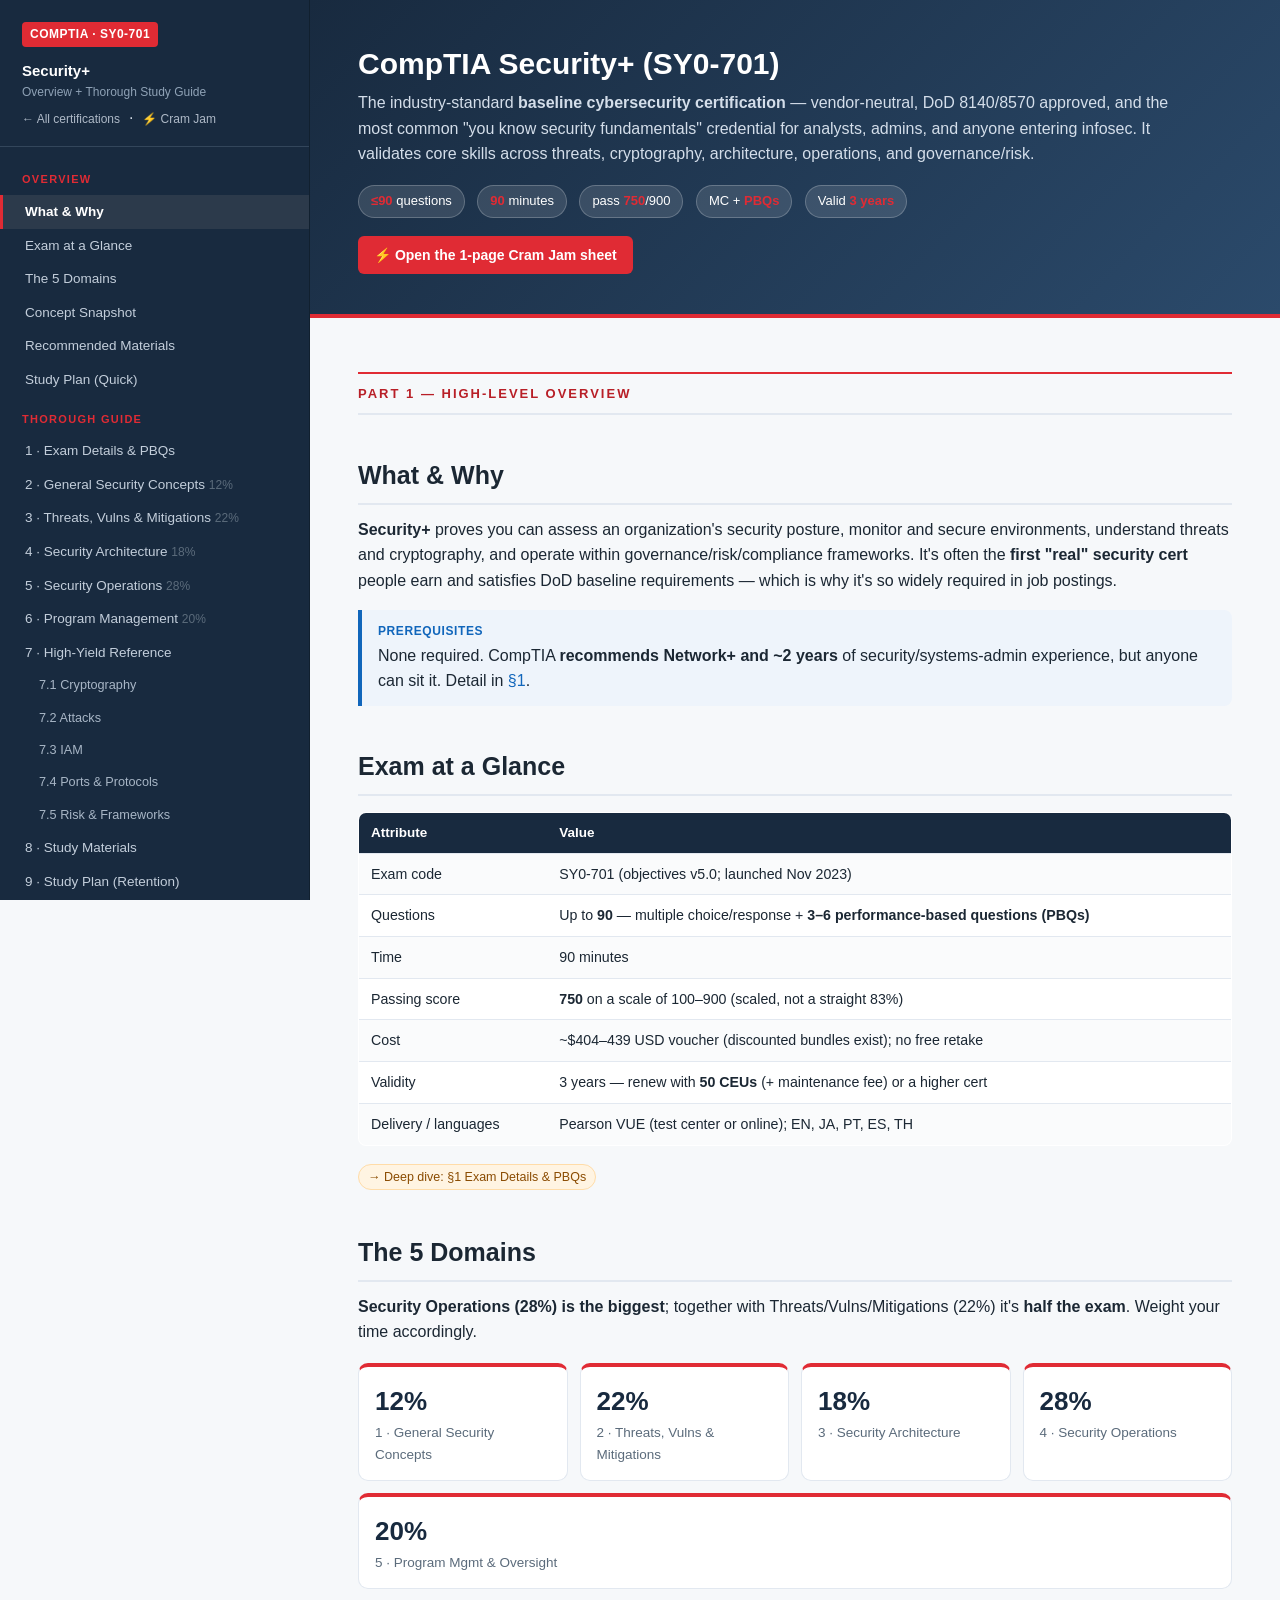
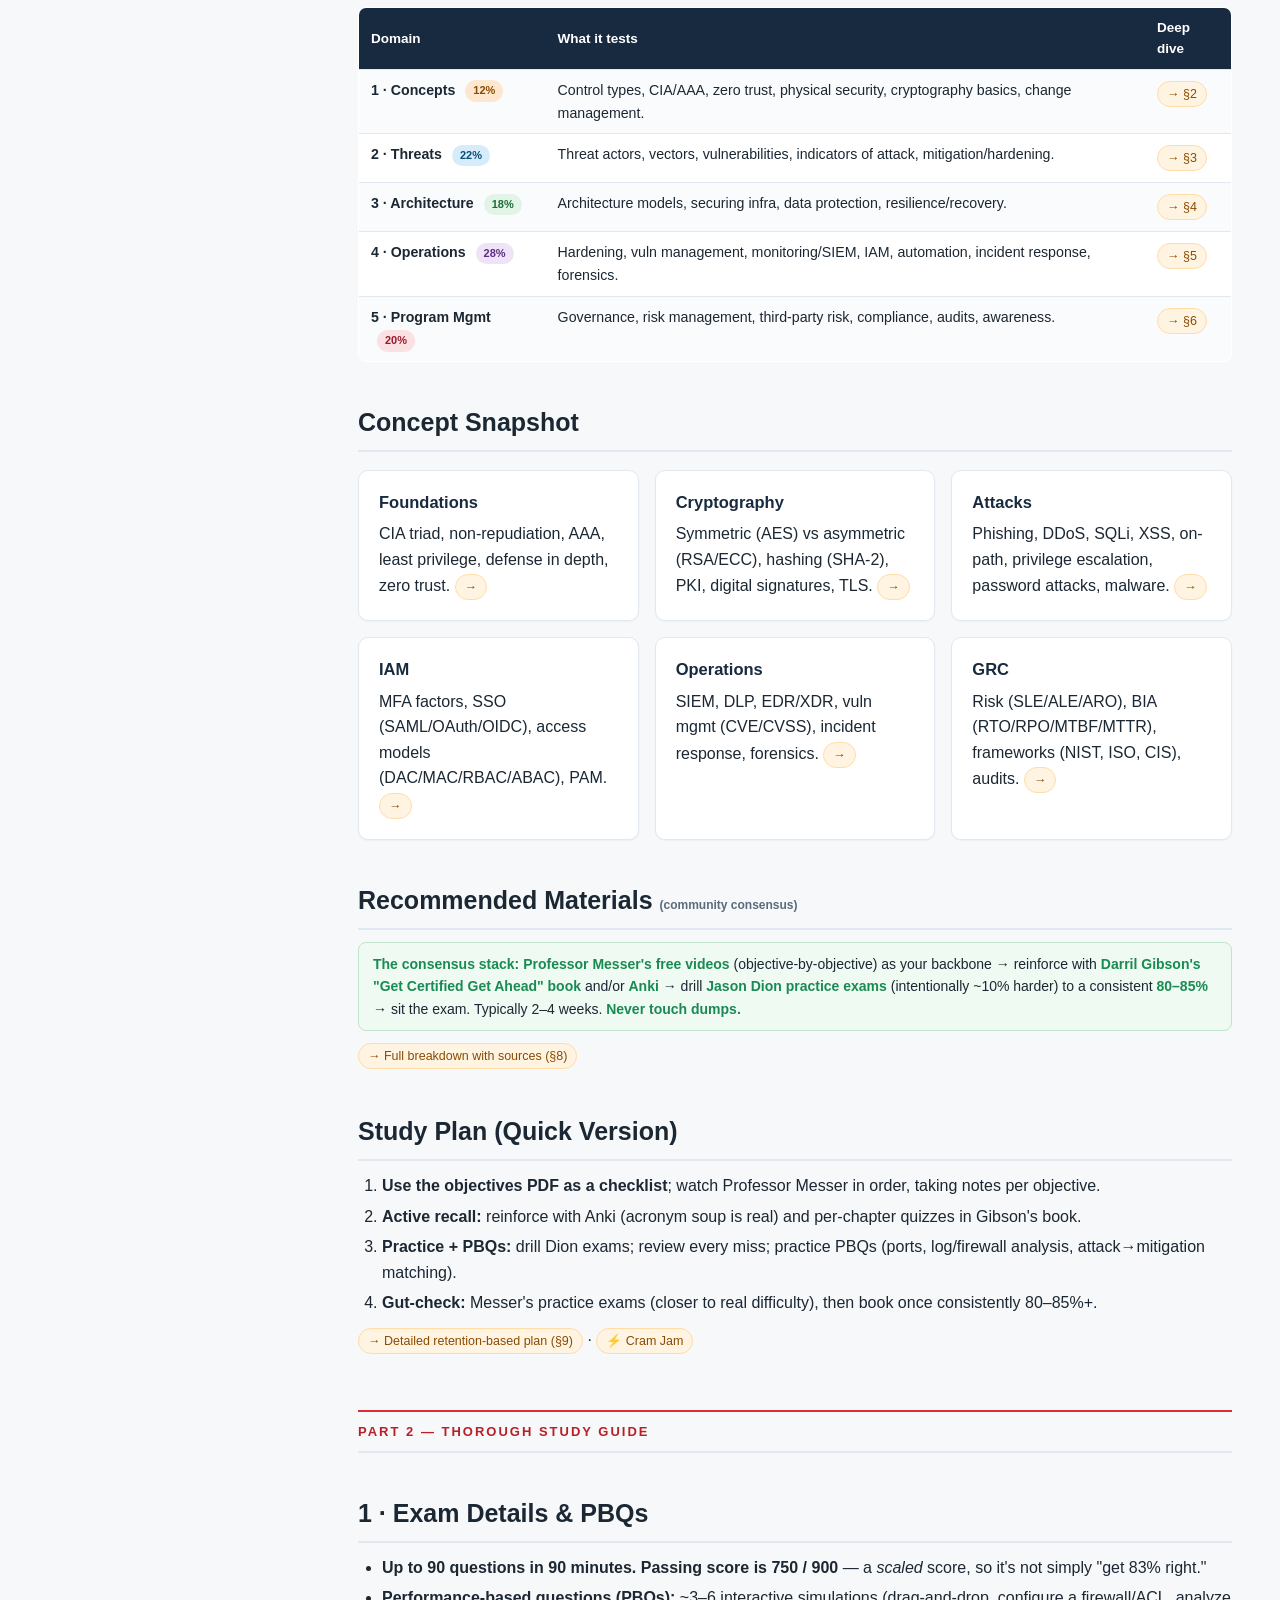
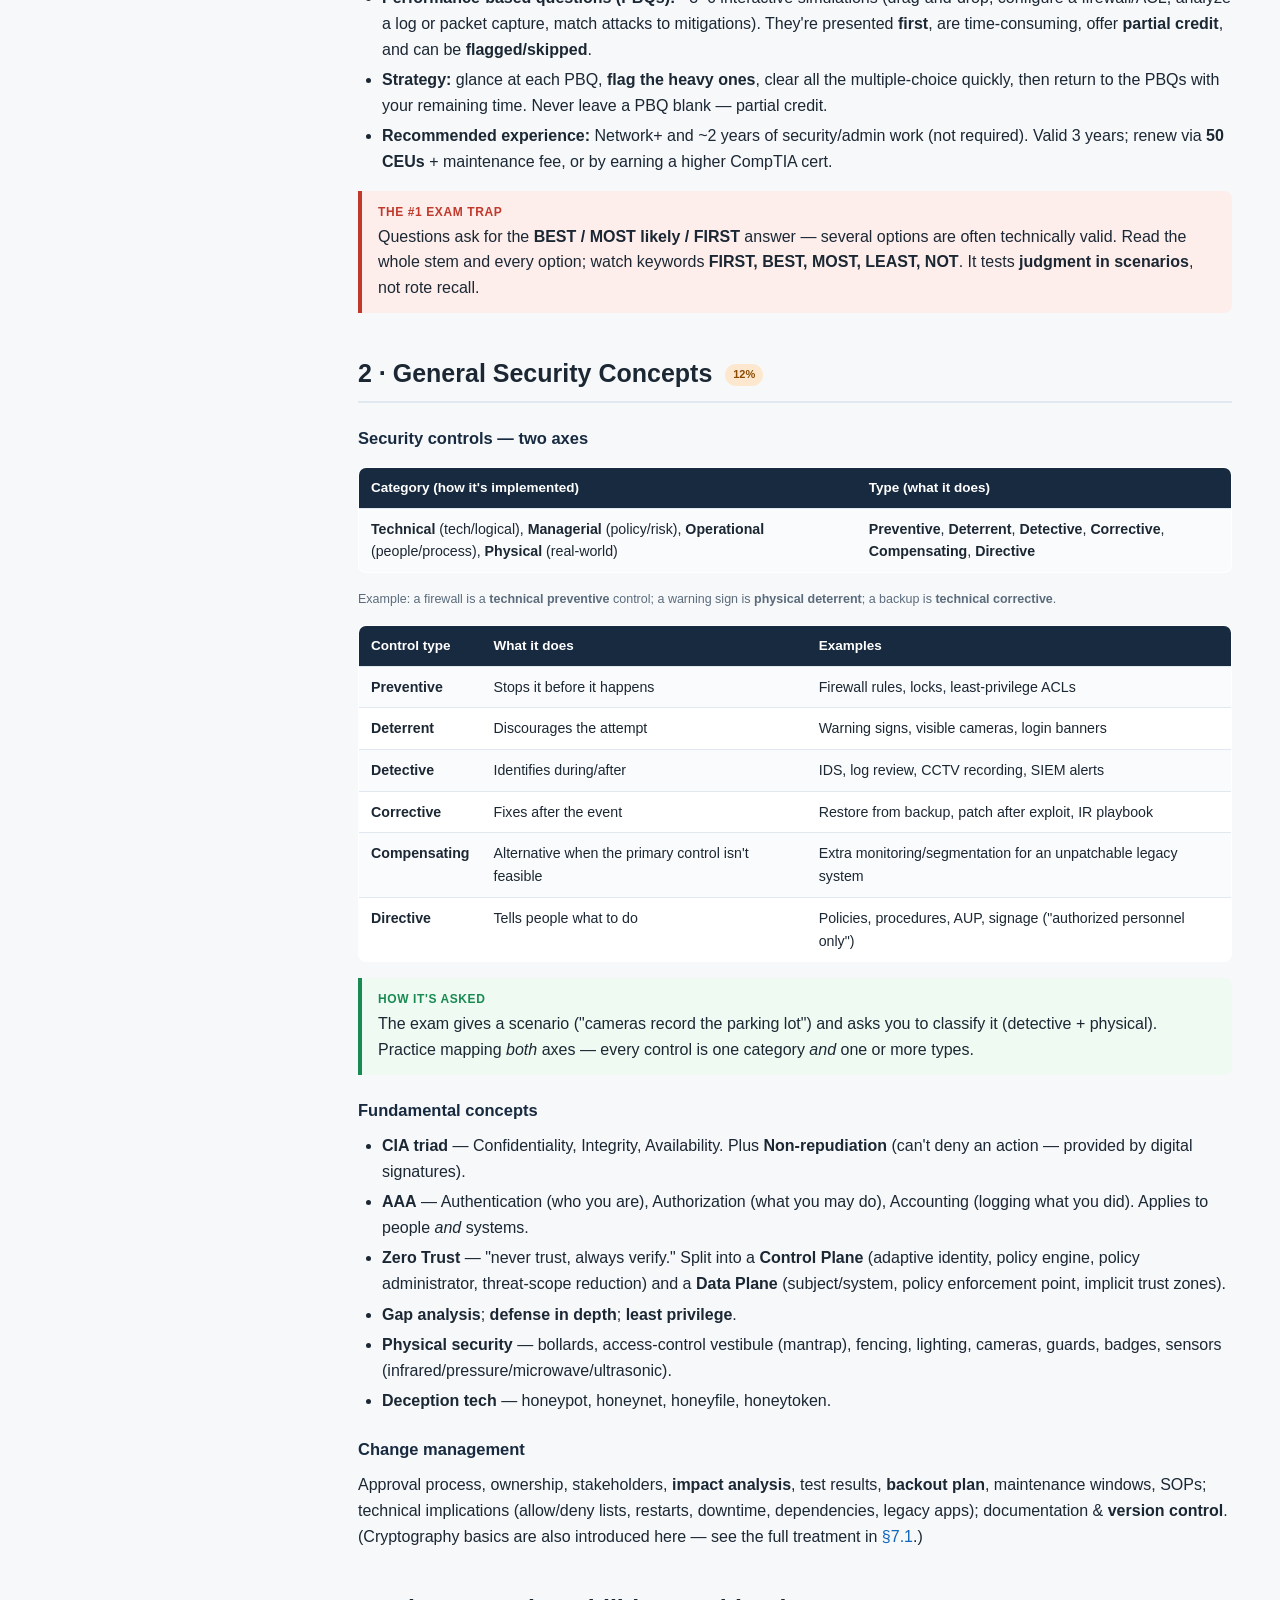
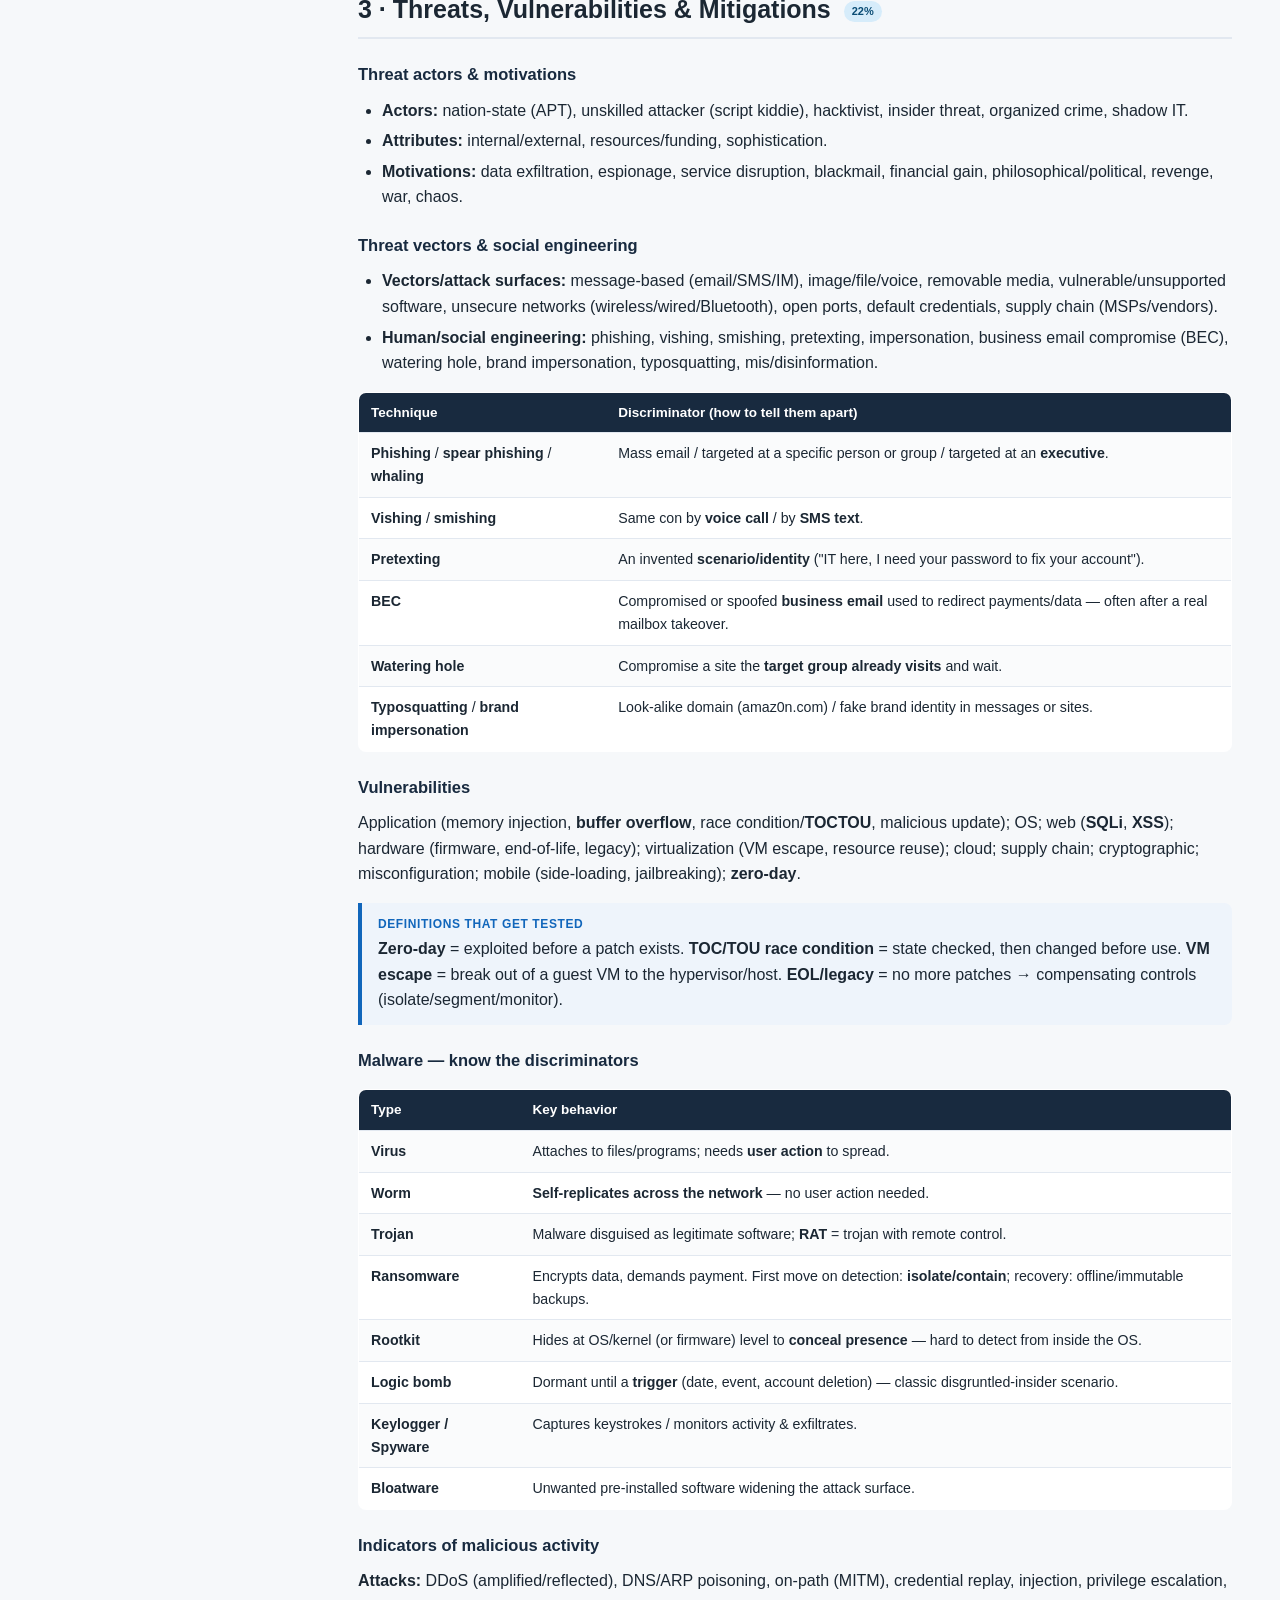
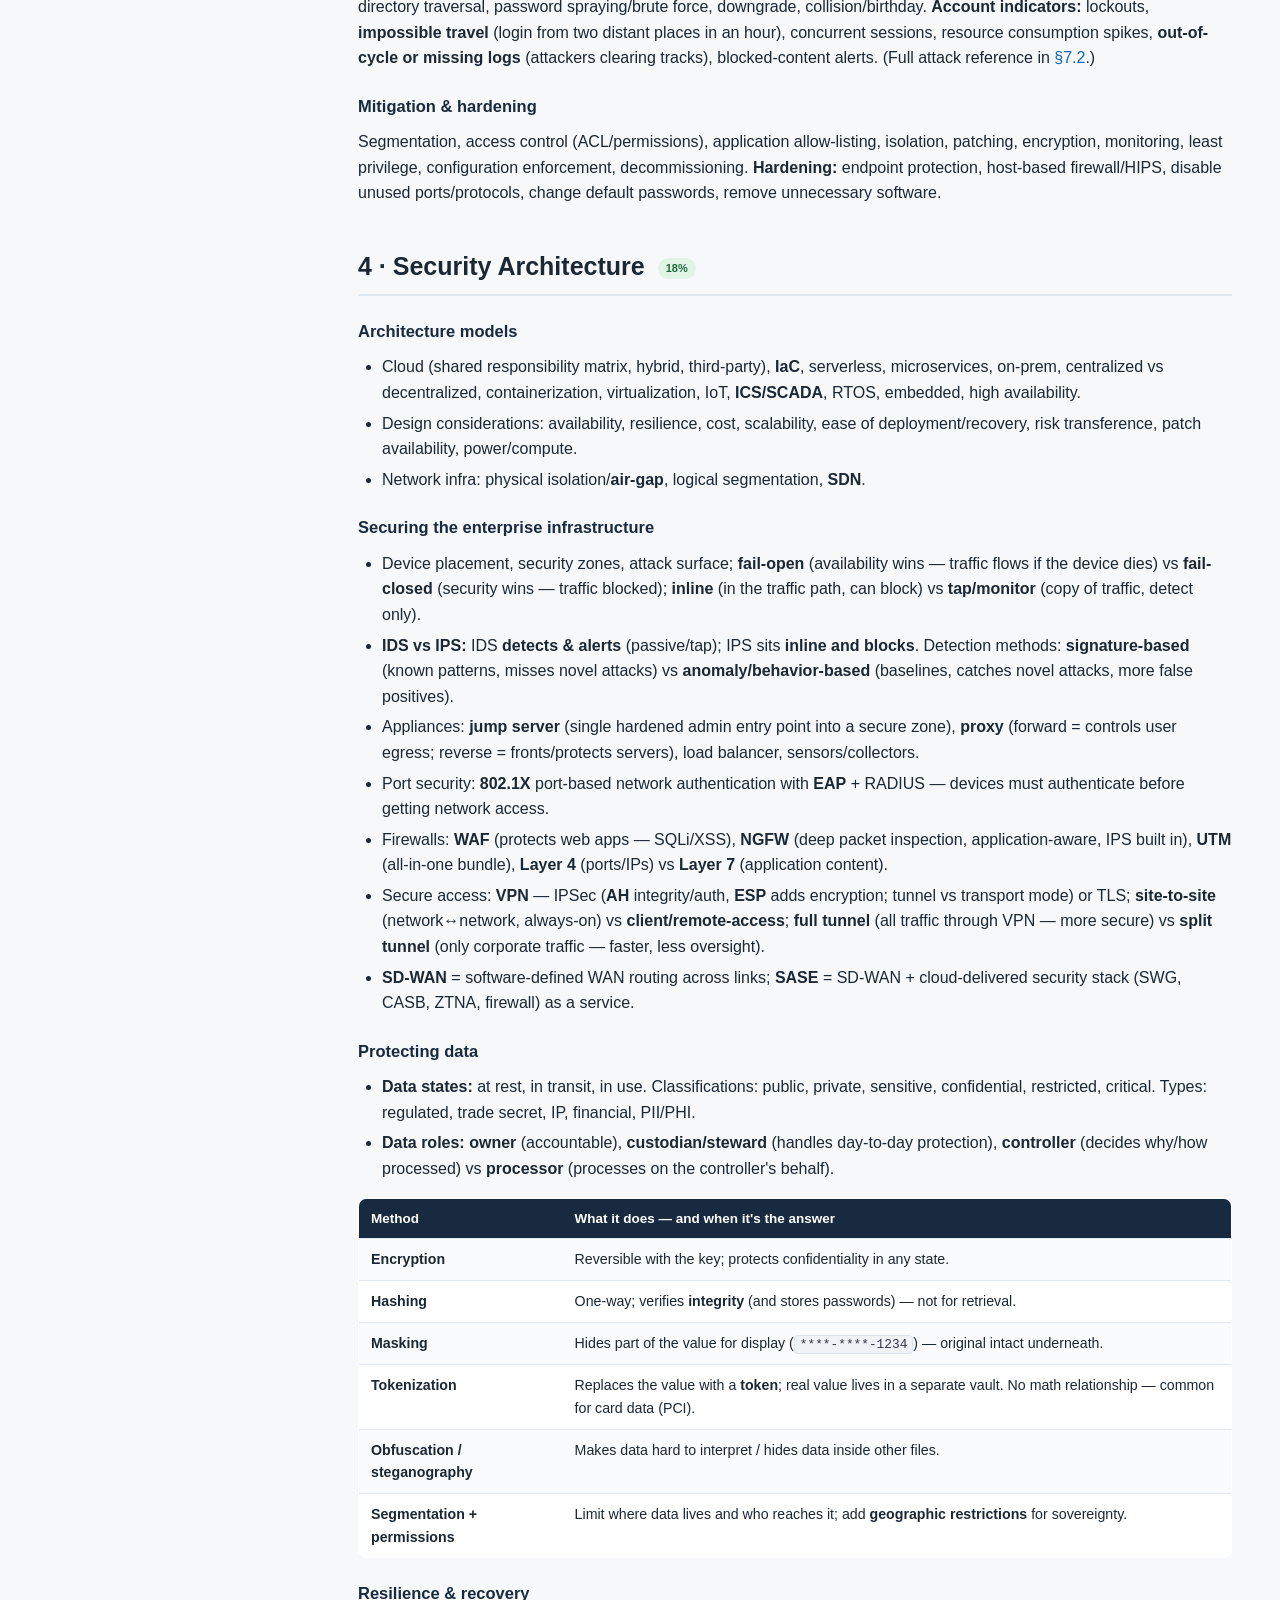
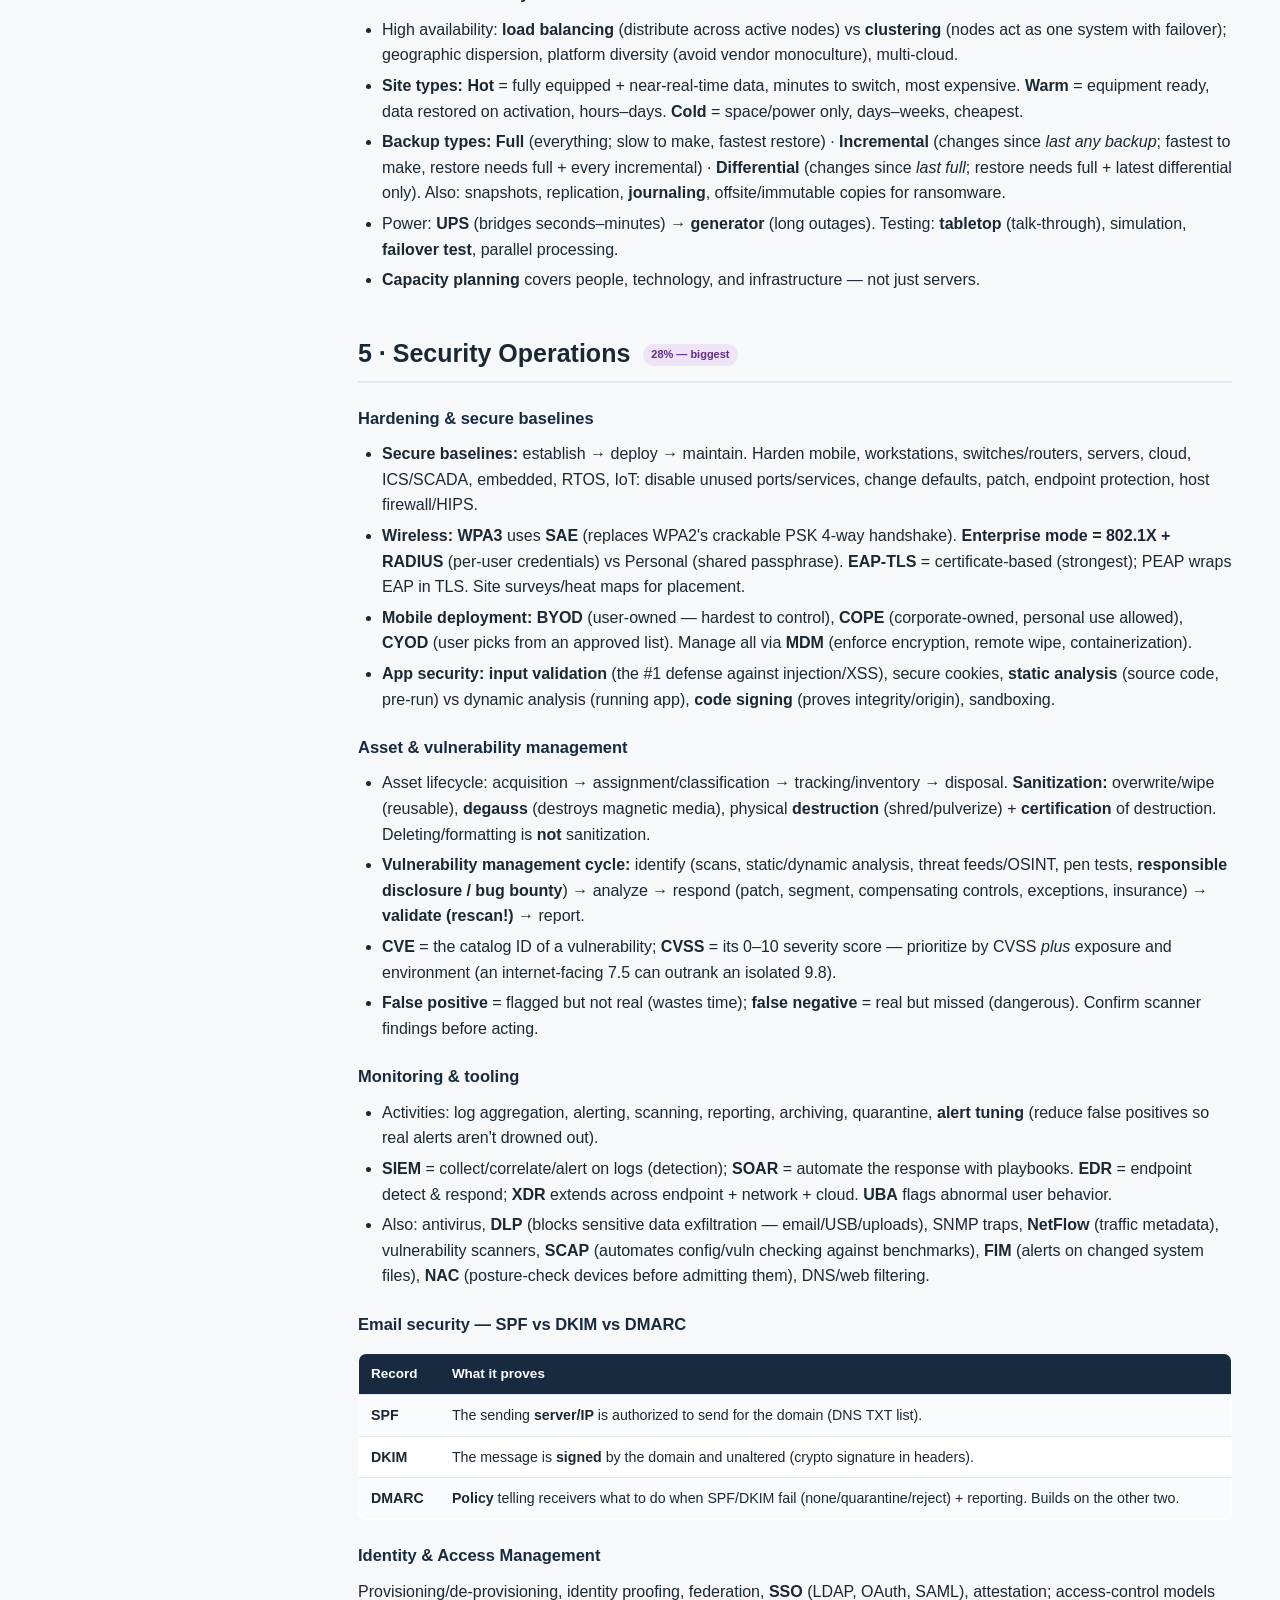
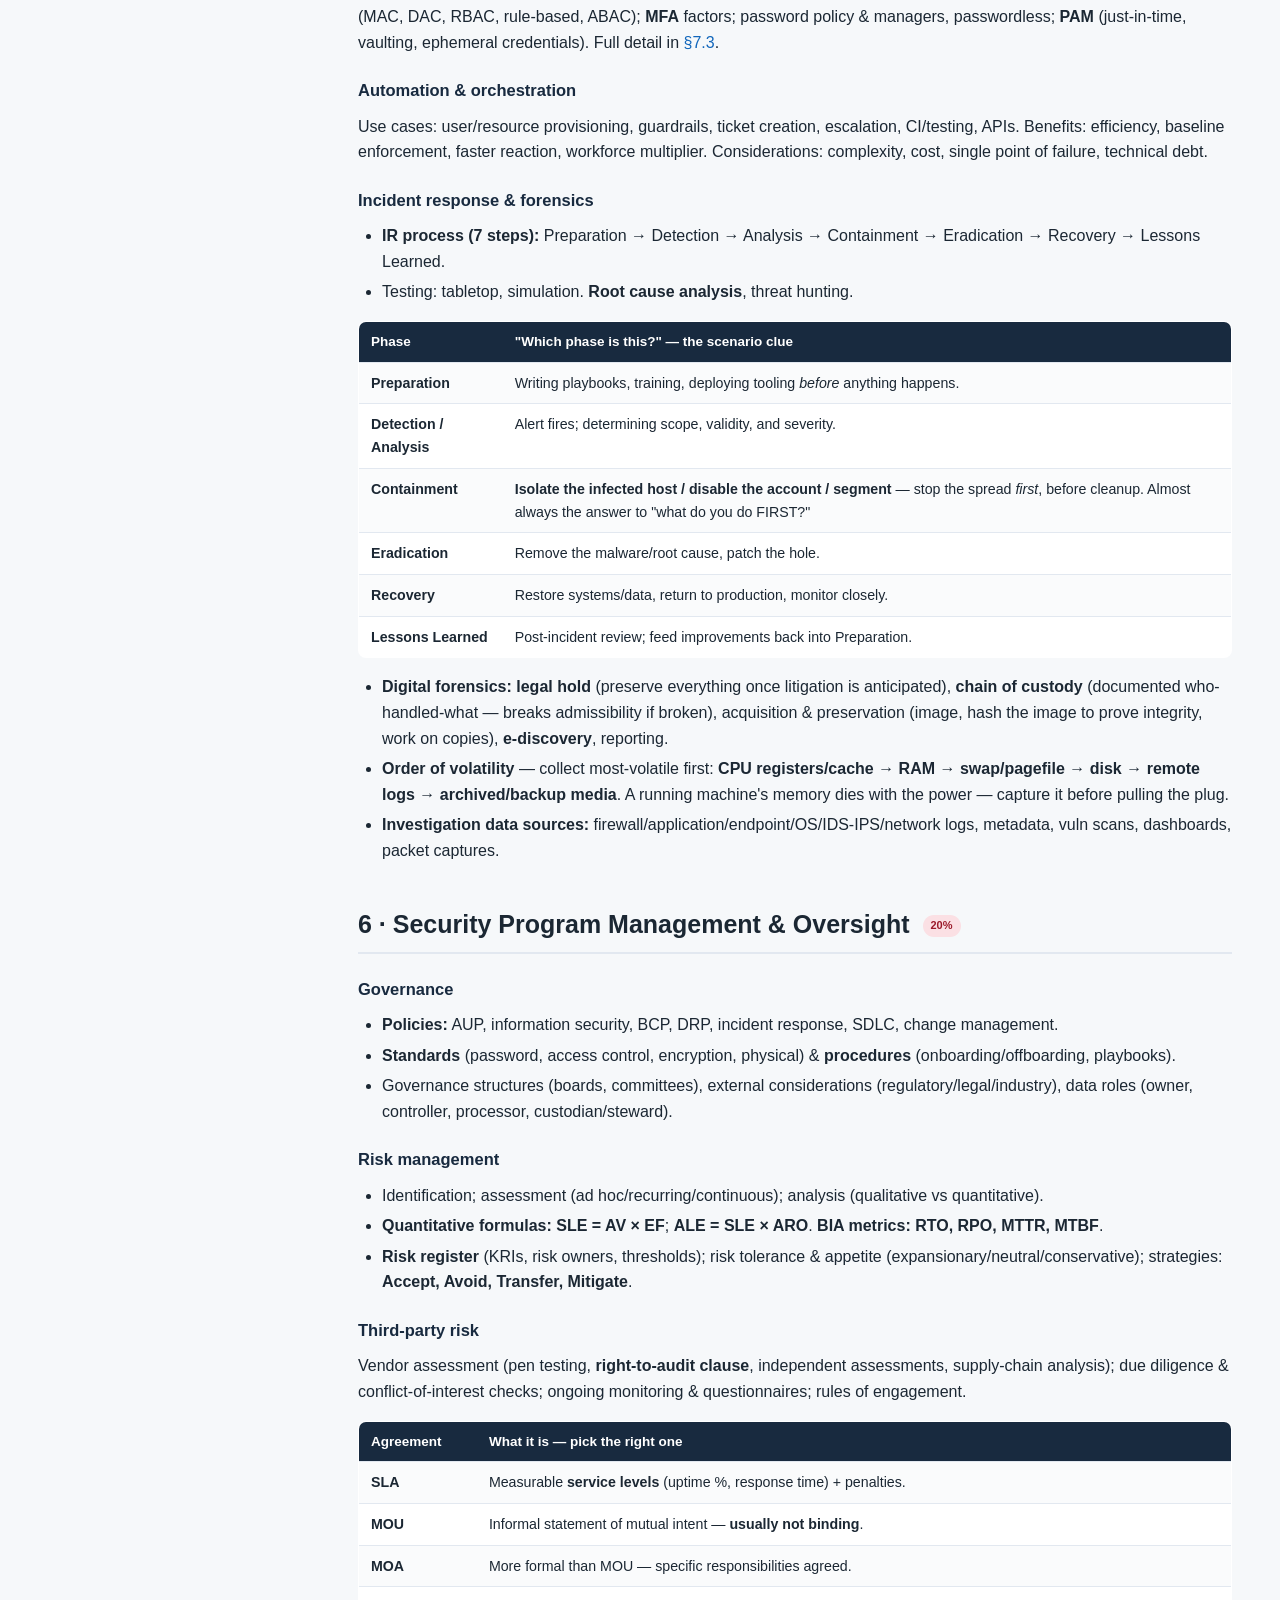
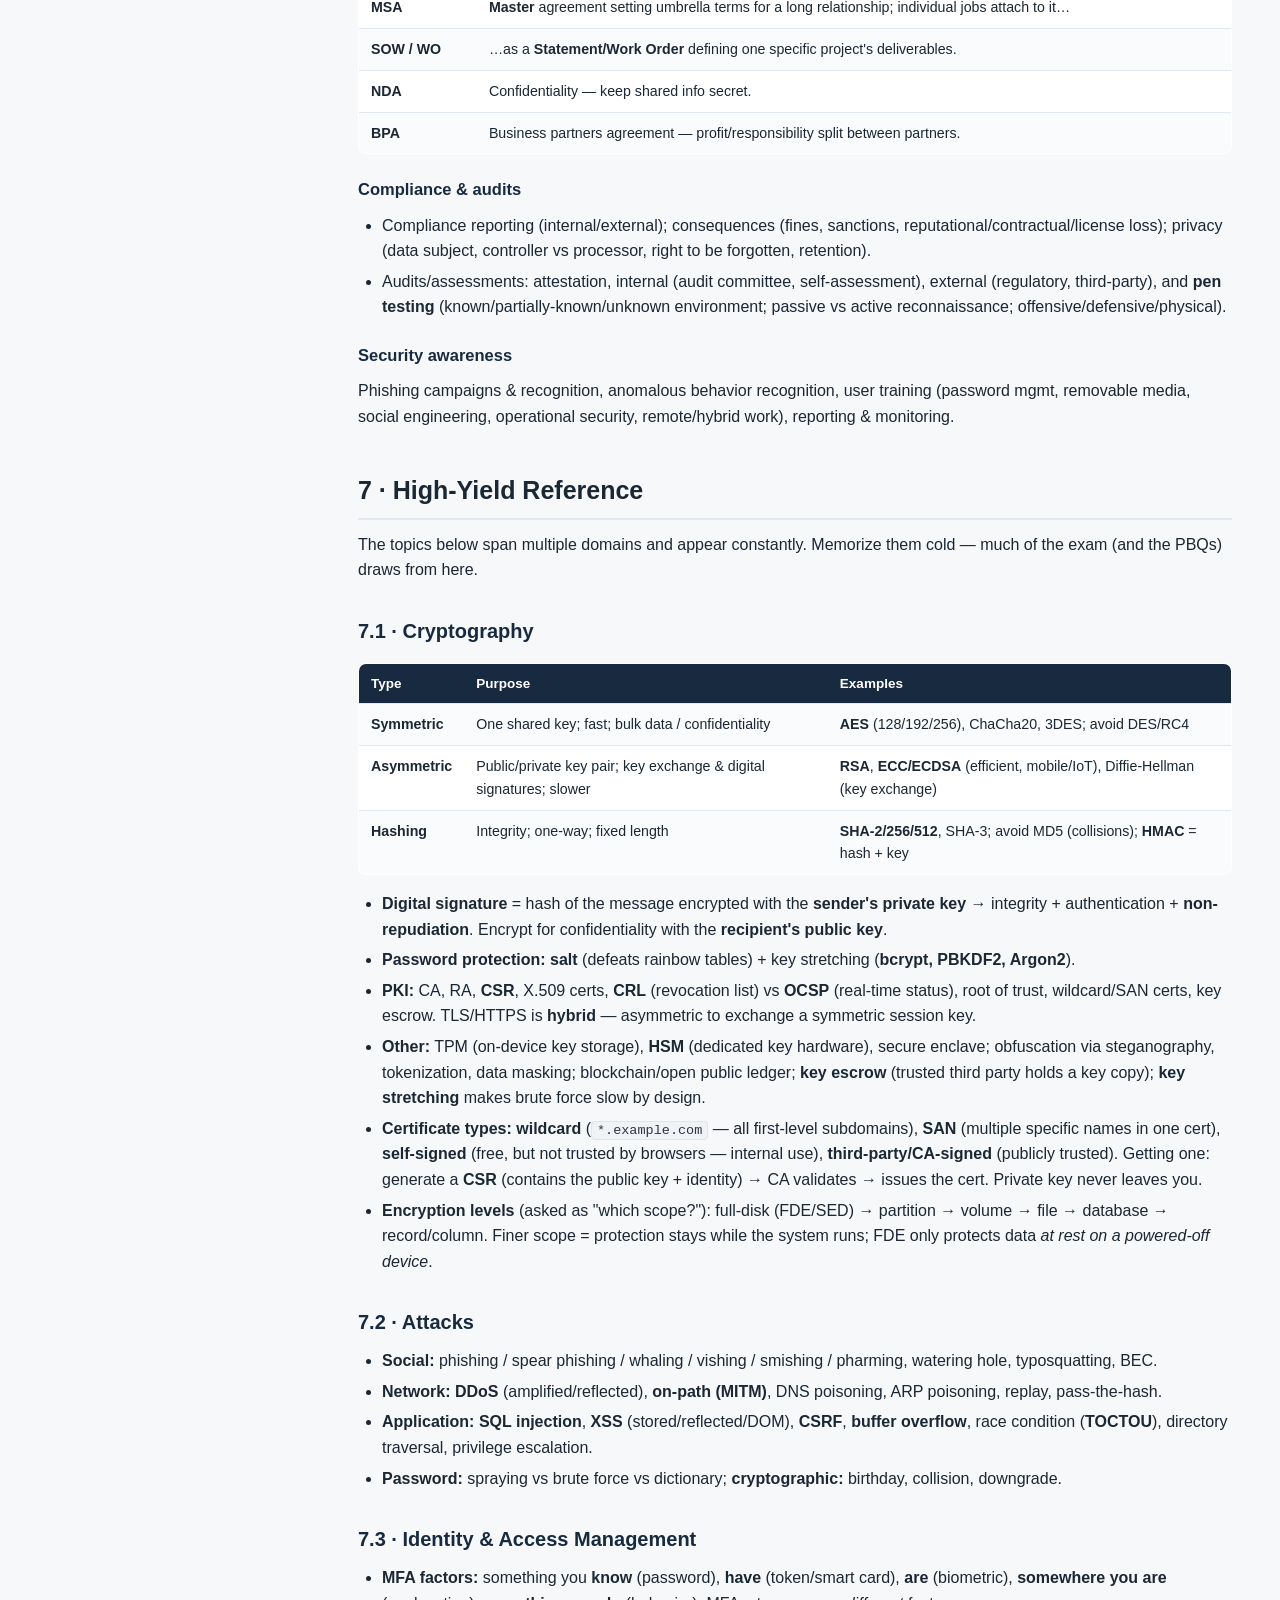
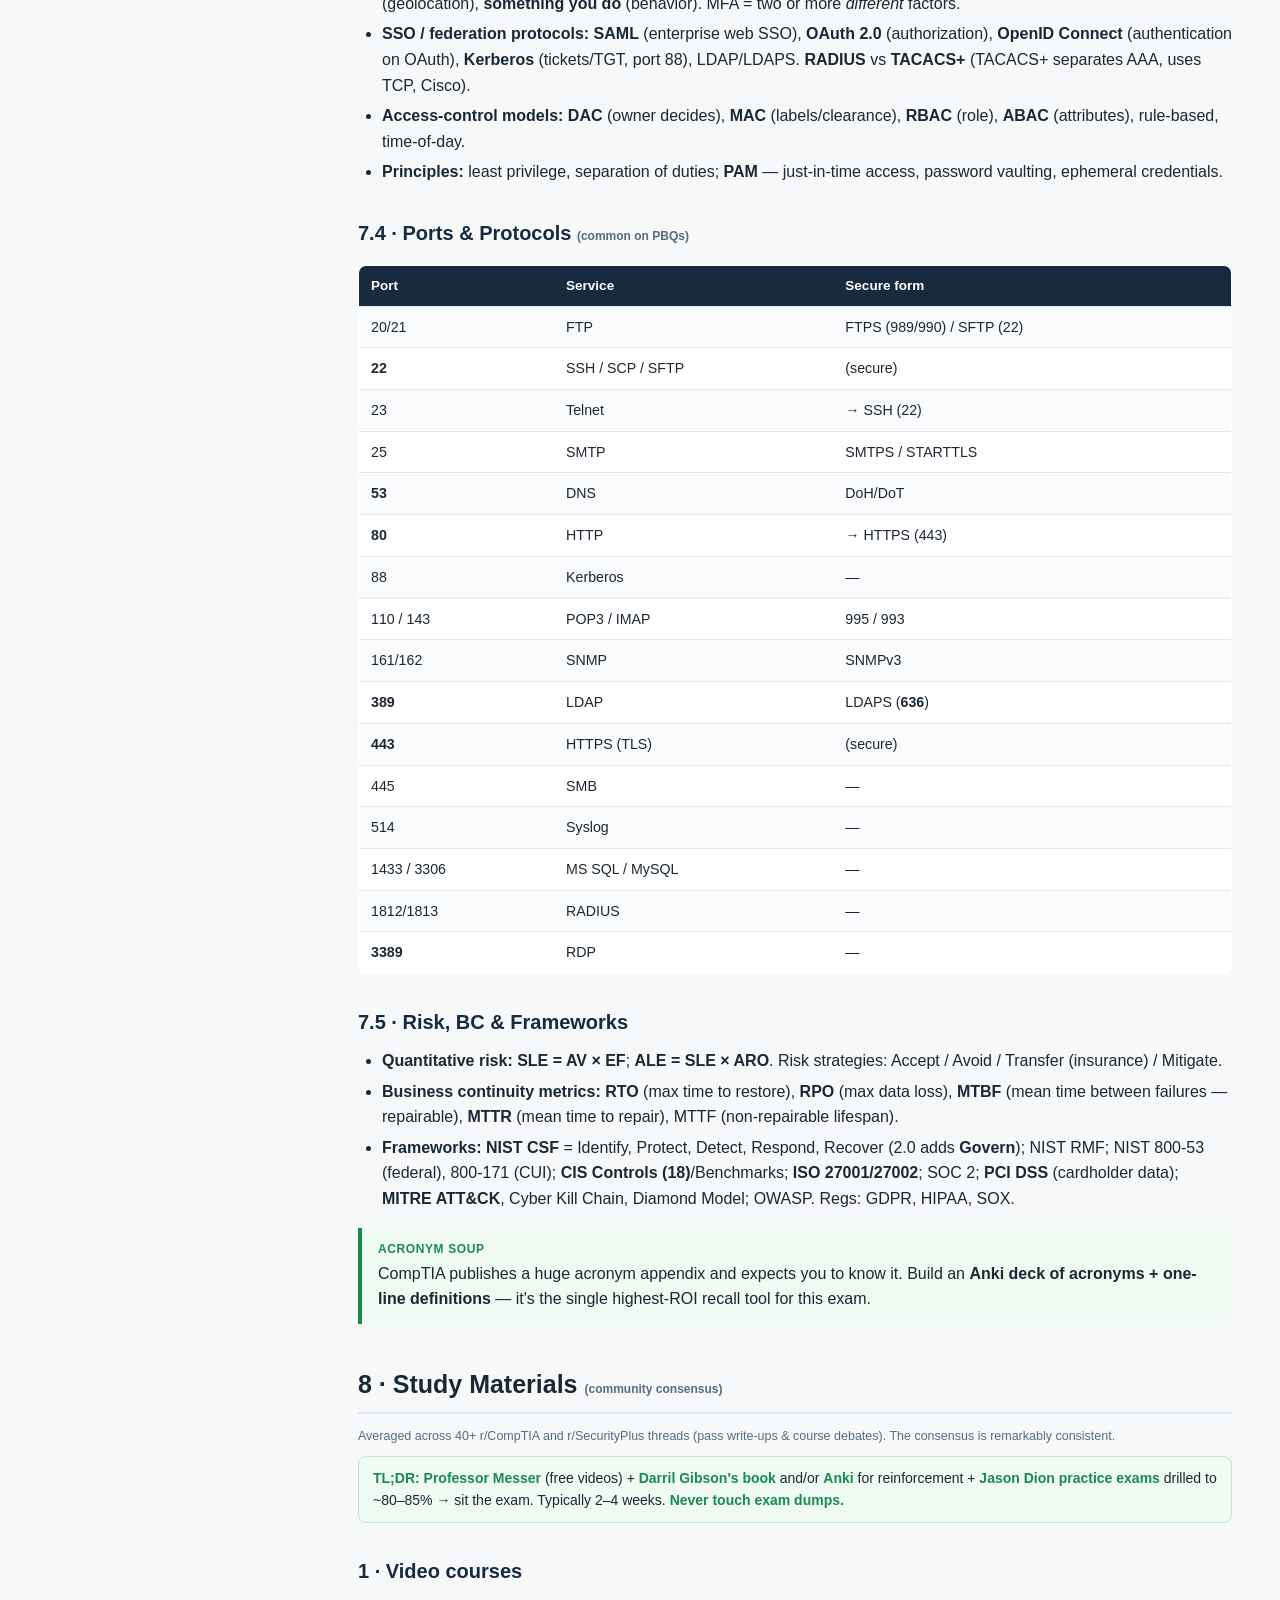
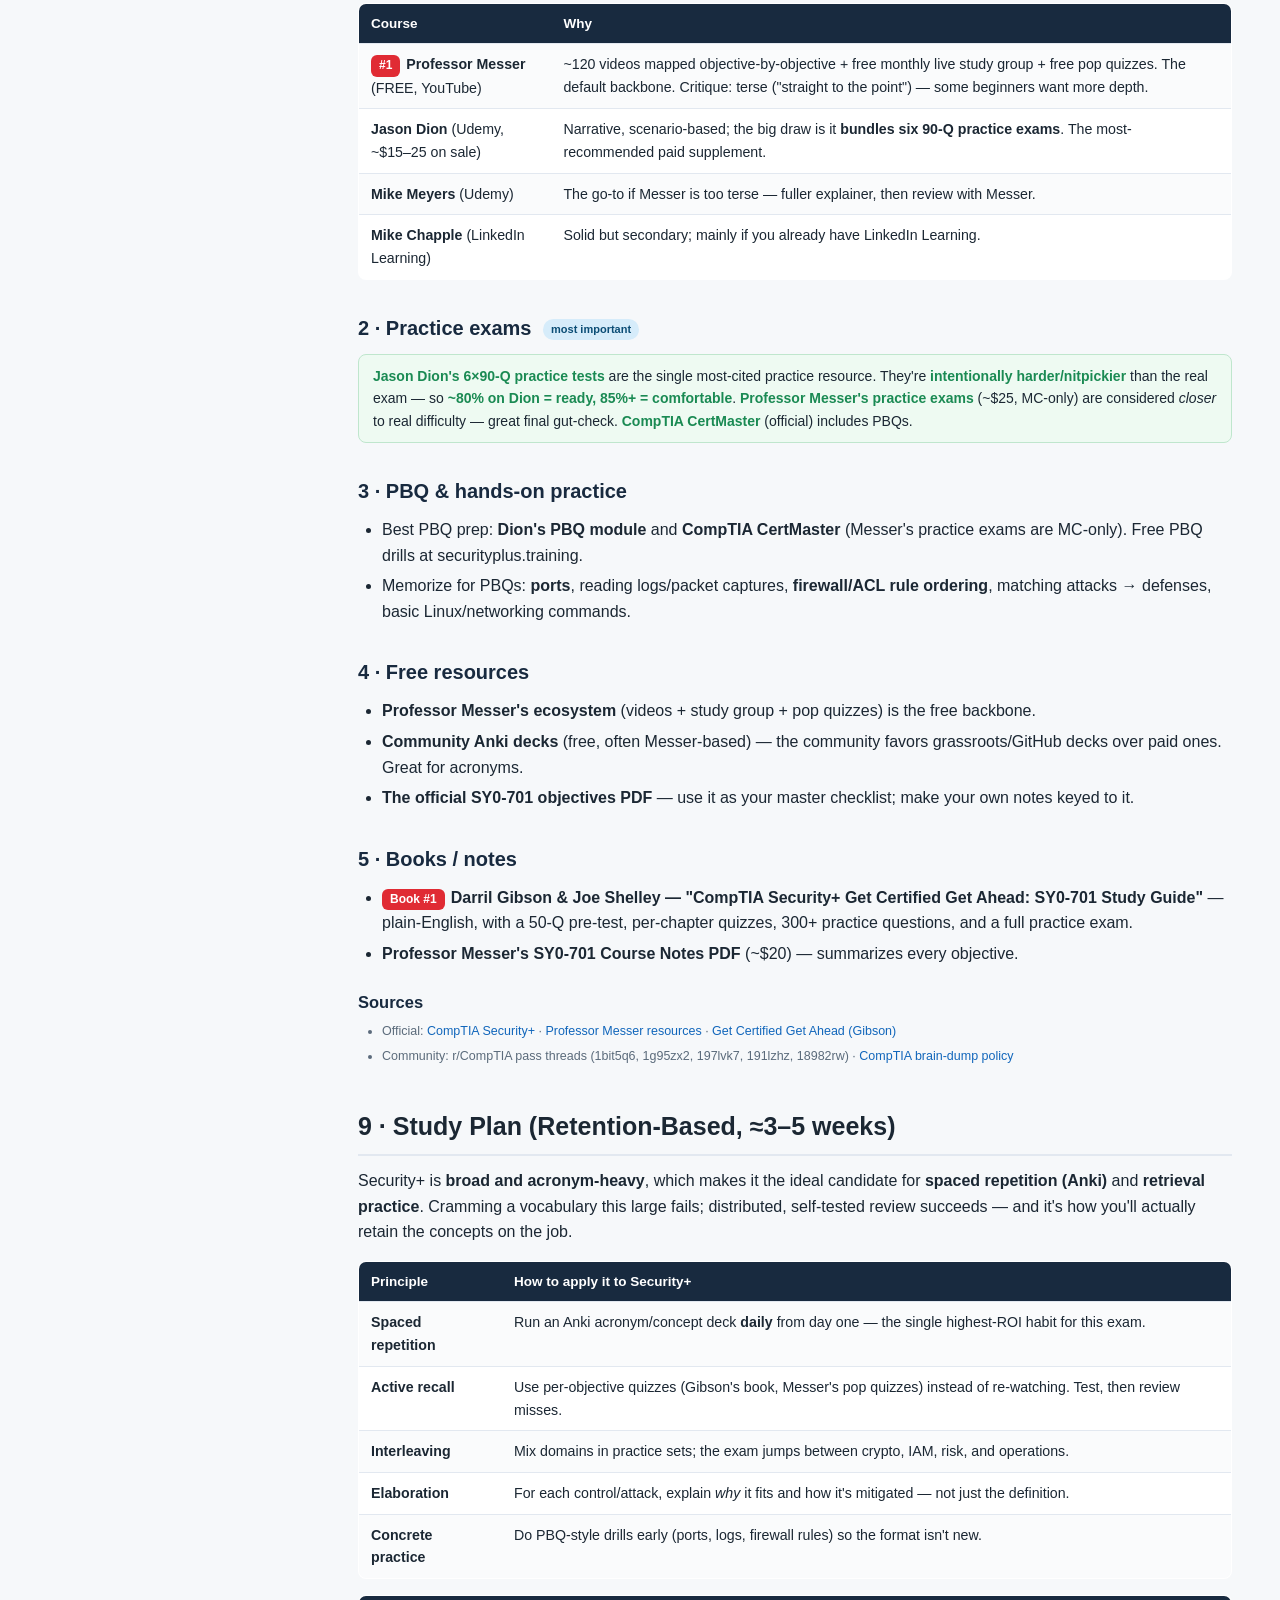
<file: security-plus/index.html>
<!DOCTYPE html>
<html lang="en">
<head>
<meta charset="UTF-8">
<meta name="viewport" content="width=device-width, initial-scale=1.0">
<title>CompTIA Security+ (SY0-701) — Study Guide</title>
<link rel="stylesheet" href="../assets/style.css">
</head>
<body class="theme-security">
<div class="layout">

  <nav class="sidebar" id="sidebar">
    <div class="brand">
      <span class="logo">COMPTIA · SY0-701</span>
      <h1>Security+</h1>
      <div class="sub">Overview + Thorough Study Guide</div>
      <a class="home" href="../index.html">← All certifications</a> &nbsp;·&nbsp; <a class="home" href="cram.html">⚡ Cram Jam</a>
    </div>
    <div class="toc" id="toc">
      <div class="group-label">Overview</div>
      <a href="#ov-intro">What &amp; Why</a>
      <a href="#ov-glance">Exam at a Glance</a>
      <a href="#ov-domains">The 5 Domains</a>
      <a href="#ov-snapshot">Concept Snapshot</a>
      <a href="#ov-materials">Recommended Materials</a>
      <a href="#ov-plan">Study Plan (Quick)</a>

      <div class="group-label">Thorough Guide</div>
      <a href="#t-exam">1 · Exam Details &amp; PBQs</a>
      <a href="#t-d1">2 · General Security Concepts <span class="kbd">12%</span></a>
      <a href="#t-d2">3 · Threats, Vulns &amp; Mitigations <span class="kbd">22%</span></a>
      <a href="#t-d3">4 · Security Architecture <span class="kbd">18%</span></a>
      <a href="#t-d4">5 · Security Operations <span class="kbd">28%</span></a>
      <a href="#t-d5">6 · Program Management <span class="kbd">20%</span></a>
      <a href="#t-ref">7 · High-Yield Reference</a>
      <a href="#ref-crypto" class="lvl2">7.1 Cryptography</a>
      <a href="#ref-attacks" class="lvl2">7.2 Attacks</a>
      <a href="#ref-iam" class="lvl2">7.3 IAM</a>
      <a href="#ref-ports" class="lvl2">7.4 Ports &amp; Protocols</a>
      <a href="#ref-risk" class="lvl2">7.5 Risk &amp; Frameworks</a>
      <a href="#t-materials">8 · Study Materials</a>
      <a href="#t-plan">9 · Study Plan (Retention)</a>
      <a href="#t-tips">10 · Tips &amp; Traps</a>
    </div>
  </nav>

  <main class="content">
    <div class="hero">
      <h1>CompTIA Security+ (SY0-701)</h1>
      <p>The industry-standard <b>baseline cybersecurity certification</b> — vendor-neutral, DoD 8140/8570 approved, and the most common "you know security fundamentals" credential for analysts, admins, and anyone entering infosec. It validates core skills across threats, cryptography, architecture, operations, and governance/risk.</p>
      <span class="pill"><b>≤90</b> questions</span>
      <span class="pill"><b>90</b> minutes</span>
      <span class="pill">pass <b>750</b>/900</span>
      <span class="pill">MC + <b>PBQs</b></span>
      <span class="pill">Valid <b>3 years</b></span>
      <div><a class="crambtn" href="cram.html">⚡ Open the 1-page Cram Jam sheet</a></div>
    </div>

    <!-- OVERVIEW -->
    <h2 class="part">Part 1 — High-Level Overview</h2>

    <section id="ov-intro">
      <h2>What &amp; Why</h2>
      <p><b>Security+</b> proves you can assess an organization's security posture, monitor and secure environments, understand threats and cryptography, and operate within governance/risk/compliance frameworks. It's often the <b>first "real" security cert</b> people earn and satisfies DoD baseline requirements — which is why it's so widely required in job postings.</p>
      <div class="callout note"><span class="lbl">Prerequisites</span> None required. CompTIA <b>recommends Network+ and ~2 years</b> of security/systems-admin experience, but anyone can sit it. Detail in <a href="#t-exam">§1</a>.</div>
    </section>

    <section id="ov-glance">
      <h2>Exam at a Glance</h2>
      <table>
        <tr><th>Attribute</th><th>Value</th></tr>
        <tr><td>Exam code</td><td>SY0-701 (objectives v5.0; launched Nov 2023)</td></tr>
        <tr><td>Questions</td><td>Up to <b>90</b> — multiple choice/response + <b>3–6 performance-based questions (PBQs)</b></td></tr>
        <tr><td>Time</td><td>90 minutes</td></tr>
        <tr><td>Passing score</td><td><b>750</b> on a scale of 100–900 (scaled, not a straight 83%)</td></tr>
        <tr><td>Cost</td><td>~$404–439 USD voucher (discounted bundles exist); no free retake</td></tr>
        <tr><td>Validity</td><td>3 years — renew with <b>50 CEUs</b> (+ maintenance fee) or a higher cert</td></tr>
        <tr><td>Delivery / languages</td><td>Pearson VUE (test center or online); EN, JA, PT, ES, TH</td></tr>
      </table>
      <p><a class="jump" href="#t-exam">→ Deep dive: §1 Exam Details &amp; PBQs</a></p>
    </section>

    <section id="ov-domains">
      <h2>The 5 Domains</h2>
      <p><b>Security Operations (28%) is the biggest</b>; together with Threats/Vulns/Mitigations (22%) it's <b>half the exam</b>. Weight your time accordingly.</p>
      <div class="domain-band">
        <div class="db"><div class="pct">12%</div><div class="nm">1 · General Security Concepts</div></div>
        <div class="db"><div class="pct">22%</div><div class="nm">2 · Threats, Vulns &amp; Mitigations</div></div>
        <div class="db"><div class="pct">18%</div><div class="nm">3 · Security Architecture</div></div>
        <div class="db"><div class="pct">28%</div><div class="nm">4 · Security Operations</div></div>
        <div class="db"><div class="pct">20%</div><div class="nm">5 · Program Mgmt &amp; Oversight</div></div>
      </div>
      <table>
        <tr><th>Domain</th><th>What it tests</th><th>Deep dive</th></tr>
        <tr><td><b>1 · Concepts</b> <span class="tag d1">12%</span></td><td>Control types, CIA/AAA, zero trust, physical security, cryptography basics, change management.</td><td><a class="jump" href="#t-d1">→ §2</a></td></tr>
        <tr><td><b>2 · Threats</b> <span class="tag d2">22%</span></td><td>Threat actors, vectors, vulnerabilities, indicators of attack, mitigation/hardening.</td><td><a class="jump" href="#t-d2">→ §3</a></td></tr>
        <tr><td><b>3 · Architecture</b> <span class="tag d3">18%</span></td><td>Architecture models, securing infra, data protection, resilience/recovery.</td><td><a class="jump" href="#t-d3">→ §4</a></td></tr>
        <tr><td><b>4 · Operations</b> <span class="tag d4">28%</span></td><td>Hardening, vuln management, monitoring/SIEM, IAM, automation, incident response, forensics.</td><td><a class="jump" href="#t-d4">→ §5</a></td></tr>
        <tr><td><b>5 · Program Mgmt</b> <span class="tag d5">20%</span></td><td>Governance, risk management, third-party risk, compliance, audits, awareness.</td><td><a class="jump" href="#t-d5">→ §6</a></td></tr>
      </table>
    </section>

    <section id="ov-snapshot">
      <h2>Concept Snapshot</h2>
      <div class="grid">
        <div class="card"><h4>Foundations</h4>CIA triad, non-repudiation, AAA, least privilege, defense in depth, zero trust. <a class="jump" href="#t-d1">→</a></div>
        <div class="card"><h4>Cryptography</h4>Symmetric (AES) vs asymmetric (RSA/ECC), hashing (SHA-2), PKI, digital signatures, TLS. <a class="jump" href="#ref-crypto">→</a></div>
        <div class="card"><h4>Attacks</h4>Phishing, DDoS, SQLi, XSS, on-path, privilege escalation, password attacks, malware. <a class="jump" href="#ref-attacks">→</a></div>
        <div class="card"><h4>IAM</h4>MFA factors, SSO (SAML/OAuth/OIDC), access models (DAC/MAC/RBAC/ABAC), PAM. <a class="jump" href="#ref-iam">→</a></div>
        <div class="card"><h4>Operations</h4>SIEM, DLP, EDR/XDR, vuln mgmt (CVE/CVSS), incident response, forensics. <a class="jump" href="#t-d4">→</a></div>
        <div class="card"><h4>GRC</h4>Risk (SLE/ALE/ARO), BIA (RTO/RPO/MTBF/MTTR), frameworks (NIST, ISO, CIS), audits. <a class="jump" href="#ref-risk">→</a></div>
      </div>
    </section>

    <section id="ov-materials">
      <h2>Recommended Materials <span class="kbd">(community consensus)</span></h2>
      <div class="consensus"><b>The consensus stack:</b> <b>Professor Messer's free videos</b> (objective-by-objective) as your backbone → reinforce with <b>Darril Gibson's "Get Certified Get Ahead" book</b> and/or <b>Anki</b> → drill <b>Jason Dion practice exams</b> (intentionally ~10% harder) to a consistent <b>80–85%</b> → sit the exam. Typically 2–4 weeks. <b>Never touch dumps.</b></div>
      <p><a class="jump" href="#t-materials">→ Full breakdown with sources (§8)</a></p>
    </section>

    <section id="ov-plan">
      <h2>Study Plan (Quick Version)</h2>
      <ol>
        <li><b>Use the objectives PDF as a checklist</b>; watch Professor Messer in order, taking notes per objective.</li>
        <li><b>Active recall:</b> reinforce with Anki (acronym soup is real) and per-chapter quizzes in Gibson's book.</li>
        <li><b>Practice + PBQs:</b> drill Dion exams; review every miss; practice PBQs (ports, log/firewall analysis, attack→mitigation matching).</li>
        <li><b>Gut-check:</b> Messer's practice exams (closer to real difficulty), then book once consistently 80–85%+.</li>
      </ol>
      <p><a class="jump" href="#t-plan">→ Detailed retention-based plan (§9)</a> · <a class="jump" href="cram.html">⚡ Cram Jam</a></p>
    </section>

    <!-- THOROUGH -->
    <h2 class="part">Part 2 — Thorough Study Guide</h2>

    <section id="t-exam">
      <h2>1 · Exam Details &amp; PBQs</h2>
      <ul>
        <li><b>Up to 90 questions in 90 minutes.</b> <b>Passing score is 750 / 900</b> — a <i>scaled</i> score, so it's not simply "get 83% right."</li>
        <li><b>Performance-based questions (PBQs):</b> ~3–6 interactive simulations (drag-and-drop, configure a firewall/ACL, analyze a log or packet capture, match attacks to mitigations). They're presented <b>first</b>, are time-consuming, offer <b>partial credit</b>, and can be <b>flagged/skipped</b>.</li>
        <li><b>Strategy:</b> glance at each PBQ, <b>flag the heavy ones</b>, clear all the multiple-choice quickly, then return to the PBQs with your remaining time. Never leave a PBQ blank — partial credit.</li>
        <li><b>Recommended experience:</b> Network+ and ~2 years of security/admin work (not required). Valid 3 years; renew via <b>50 CEUs</b> + maintenance fee, or by earning a higher CompTIA cert.</li>
      </ul>
      <div class="callout trap"><span class="lbl">The #1 exam trap</span> Questions ask for the <b>BEST / MOST likely / FIRST</b> answer — several options are often technically valid. Read the whole stem and every option; watch keywords <b>FIRST, BEST, MOST, LEAST, NOT</b>. It tests <b>judgment in scenarios</b>, not rote recall.</div>
    </section>

    <!-- DOMAIN 1 -->
    <section id="t-d1">
      <h2>2 · General Security Concepts <span class="tag d1">12%</span></h2>
      <h4>Security controls — two axes</h4>
      <table>
        <tr><th>Category (how it's implemented)</th><th>Type (what it does)</th></tr>
        <tr><td><b>Technical</b> (tech/logical), <b>Managerial</b> (policy/risk), <b>Operational</b> (people/process), <b>Physical</b> (real-world)</td><td><b>Preventive</b>, <b>Deterrent</b>, <b>Detective</b>, <b>Corrective</b>, <b>Compensating</b>, <b>Directive</b></td></tr>
      </table>
      <p class="legend">Example: a firewall is a <b>technical preventive</b> control; a warning sign is <b>physical deterrent</b>; a backup is <b>technical corrective</b>.</p>
      <table>
        <tr><th>Control type</th><th>What it does</th><th>Examples</th></tr>
        <tr><td><b>Preventive</b></td><td>Stops it before it happens</td><td>Firewall rules, locks, least-privilege ACLs</td></tr>
        <tr><td><b>Deterrent</b></td><td>Discourages the attempt</td><td>Warning signs, visible cameras, login banners</td></tr>
        <tr><td><b>Detective</b></td><td>Identifies during/after</td><td>IDS, log review, CCTV recording, SIEM alerts</td></tr>
        <tr><td><b>Corrective</b></td><td>Fixes after the event</td><td>Restore from backup, patch after exploit, IR playbook</td></tr>
        <tr><td><b>Compensating</b></td><td>Alternative when the primary control isn't feasible</td><td>Extra monitoring/segmentation for an unpatchable legacy system</td></tr>
        <tr><td><b>Directive</b></td><td>Tells people what to do</td><td>Policies, procedures, AUP, signage ("authorized personnel only")</td></tr>
      </table>
      <div class="callout tip"><span class="lbl">How it's asked</span> The exam gives a scenario ("cameras record the parking lot") and asks you to classify it (detective + physical). Practice mapping <i>both</i> axes — every control is one category <i>and</i> one or more types.</div>
      <h4>Fundamental concepts</h4>
      <ul>
        <li><b>CIA triad</b> — Confidentiality, Integrity, Availability. Plus <b>Non-repudiation</b> (can't deny an action — provided by digital signatures).</li>
        <li><b>AAA</b> — Authentication (who you are), Authorization (what you may do), Accounting (logging what you did). Applies to people <i>and</i> systems.</li>
        <li><b>Zero Trust</b> — "never trust, always verify." Split into a <b>Control Plane</b> (adaptive identity, policy engine, policy administrator, threat-scope reduction) and a <b>Data Plane</b> (subject/system, policy enforcement point, implicit trust zones).</li>
        <li><b>Gap analysis</b>; <b>defense in depth</b>; <b>least privilege</b>.</li>
        <li><b>Physical security</b> — bollards, access-control vestibule (mantrap), fencing, lighting, cameras, guards, badges, sensors (infrared/pressure/microwave/ultrasonic).</li>
        <li><b>Deception tech</b> — honeypot, honeynet, honeyfile, honeytoken.</li>
      </ul>
      <h4>Change management</h4>
      <p>Approval process, ownership, stakeholders, <b>impact analysis</b>, test results, <b>backout plan</b>, maintenance windows, SOPs; technical implications (allow/deny lists, restarts, downtime, dependencies, legacy apps); documentation &amp; <b>version control</b>. (Cryptography basics are also introduced here — see the full treatment in <a href="#ref-crypto">§7.1</a>.)</p>
    </section>

    <!-- DOMAIN 2 -->
    <section id="t-d2">
      <h2>3 · Threats, Vulnerabilities &amp; Mitigations <span class="tag d2">22%</span></h2>
      <h4>Threat actors &amp; motivations</h4>
      <ul>
        <li><b>Actors:</b> nation-state (APT), unskilled attacker (script kiddie), hacktivist, insider threat, organized crime, shadow IT.</li>
        <li><b>Attributes:</b> internal/external, resources/funding, sophistication.</li>
        <li><b>Motivations:</b> data exfiltration, espionage, service disruption, blackmail, financial gain, philosophical/political, revenge, war, chaos.</li>
      </ul>
      <h4>Threat vectors &amp; social engineering</h4>
      <ul>
        <li><b>Vectors/attack surfaces:</b> message-based (email/SMS/IM), image/file/voice, removable media, vulnerable/unsupported software, unsecure networks (wireless/wired/Bluetooth), open ports, default credentials, supply chain (MSPs/vendors).</li>
        <li><b>Human/social engineering:</b> phishing, vishing, smishing, pretexting, impersonation, business email compromise (BEC), watering hole, brand impersonation, typosquatting, mis/disinformation.</li>
      </ul>
      <table>
        <tr><th>Technique</th><th>Discriminator (how to tell them apart)</th></tr>
        <tr><td><b>Phishing</b> / <b>spear phishing</b> / <b>whaling</b></td><td>Mass email / targeted at a specific person or group / targeted at an <b>executive</b>.</td></tr>
        <tr><td><b>Vishing</b> / <b>smishing</b></td><td>Same con by <b>voice call</b> / by <b>SMS text</b>.</td></tr>
        <tr><td><b>Pretexting</b></td><td>An invented <b>scenario/identity</b> ("IT here, I need your password to fix your account").</td></tr>
        <tr><td><b>BEC</b></td><td>Compromised or spoofed <b>business email</b> used to redirect payments/data — often after a real mailbox takeover.</td></tr>
        <tr><td><b>Watering hole</b></td><td>Compromise a site the <b>target group already visits</b> and wait.</td></tr>
        <tr><td><b>Typosquatting</b> / <b>brand impersonation</b></td><td>Look-alike domain (amaz0n.com) / fake brand identity in messages or sites.</td></tr>
      </table>
      <h4>Vulnerabilities</h4>
      <p>Application (memory injection, <b>buffer overflow</b>, race condition/<b>TOCTOU</b>, malicious update); OS; web (<b>SQLi</b>, <b>XSS</b>); hardware (firmware, end-of-life, legacy); virtualization (VM escape, resource reuse); cloud; supply chain; cryptographic; misconfiguration; mobile (side-loading, jailbreaking); <b>zero-day</b>.</p>
      <div class="callout note"><span class="lbl">Definitions that get tested</span> <b>Zero-day</b> = exploited before a patch exists. <b>TOC/TOU race condition</b> = state checked, then changed before use. <b>VM escape</b> = break out of a guest VM to the hypervisor/host. <b>EOL/legacy</b> = no more patches → compensating controls (isolate/segment/monitor).</div>
      <h4>Malware — know the discriminators</h4>
      <table>
        <tr><th>Type</th><th>Key behavior</th></tr>
        <tr><td><b>Virus</b></td><td>Attaches to files/programs; needs <b>user action</b> to spread.</td></tr>
        <tr><td><b>Worm</b></td><td><b>Self-replicates across the network</b> — no user action needed.</td></tr>
        <tr><td><b>Trojan</b></td><td>Malware disguised as legitimate software; <b>RAT</b> = trojan with remote control.</td></tr>
        <tr><td><b>Ransomware</b></td><td>Encrypts data, demands payment. First move on detection: <b>isolate/contain</b>; recovery: offline/immutable backups.</td></tr>
        <tr><td><b>Rootkit</b></td><td>Hides at OS/kernel (or firmware) level to <b>conceal presence</b> — hard to detect from inside the OS.</td></tr>
        <tr><td><b>Logic bomb</b></td><td>Dormant until a <b>trigger</b> (date, event, account deletion) — classic disgruntled-insider scenario.</td></tr>
        <tr><td><b>Keylogger / Spyware</b></td><td>Captures keystrokes / monitors activity &amp; exfiltrates.</td></tr>
        <tr><td><b>Bloatware</b></td><td>Unwanted pre-installed software widening the attack surface.</td></tr>
      </table>
      <h4>Indicators of malicious activity</h4>
      <p><b>Attacks:</b> DDoS (amplified/reflected), DNS/ARP poisoning, on-path (MITM), credential replay, injection, privilege escalation, directory traversal, password spraying/brute force, downgrade, collision/birthday. <b>Account indicators:</b> lockouts, <b>impossible travel</b> (login from two distant places in an hour), concurrent sessions, resource consumption spikes, <b>out-of-cycle or missing logs</b> (attackers clearing tracks), blocked-content alerts. (Full attack reference in <a href="#ref-attacks">§7.2</a>.)</p>
      <h4>Mitigation &amp; hardening</h4>
      <p>Segmentation, access control (ACL/permissions), application allow-listing, isolation, patching, encryption, monitoring, least privilege, configuration enforcement, decommissioning. <b>Hardening:</b> endpoint protection, host-based firewall/HIPS, disable unused ports/protocols, change default passwords, remove unnecessary software.</p>
    </section>

    <!-- DOMAIN 3 -->
    <section id="t-d3">
      <h2>4 · Security Architecture <span class="tag d3">18%</span></h2>
      <h4>Architecture models</h4>
      <ul>
        <li>Cloud (shared responsibility matrix, hybrid, third-party), <b>IaC</b>, serverless, microservices, on-prem, centralized vs decentralized, containerization, virtualization, IoT, <b>ICS/SCADA</b>, RTOS, embedded, high availability.</li>
        <li>Design considerations: availability, resilience, cost, scalability, ease of deployment/recovery, risk transference, patch availability, power/compute.</li>
        <li>Network infra: physical isolation/<b>air-gap</b>, logical segmentation, <b>SDN</b>.</li>
      </ul>
      <h4>Securing the enterprise infrastructure</h4>
      <ul>
        <li>Device placement, security zones, attack surface; <b>fail-open</b> (availability wins — traffic flows if the device dies) vs <b>fail-closed</b> (security wins — traffic blocked); <b>inline</b> (in the traffic path, can block) vs <b>tap/monitor</b> (copy of traffic, detect only).</li>
        <li><b>IDS vs IPS:</b> IDS <b>detects &amp; alerts</b> (passive/tap); IPS sits <b>inline and blocks</b>. Detection methods: <b>signature-based</b> (known patterns, misses novel attacks) vs <b>anomaly/behavior-based</b> (baselines, catches novel attacks, more false positives).</li>
        <li>Appliances: <b>jump server</b> (single hardened admin entry point into a secure zone), <b>proxy</b> (forward = controls user egress; reverse = fronts/protects servers), load balancer, sensors/collectors.</li>
        <li>Port security: <b>802.1X</b> port-based network authentication with <b>EAP</b> + RADIUS — devices must authenticate before getting network access.</li>
        <li>Firewalls: <b>WAF</b> (protects web apps — SQLi/XSS), <b>NGFW</b> (deep packet inspection, application-aware, IPS built in), <b>UTM</b> (all-in-one bundle), <b>Layer 4</b> (ports/IPs) vs <b>Layer 7</b> (application content).</li>
        <li>Secure access: <b>VPN</b> — IPSec (<b>AH</b> integrity/auth, <b>ESP</b> adds encryption; tunnel vs transport mode) or TLS; <b>site-to-site</b> (network↔network, always-on) vs <b>client/remote-access</b>; <b>full tunnel</b> (all traffic through VPN — more secure) vs <b>split tunnel</b> (only corporate traffic — faster, less oversight).</li>
        <li><b>SD-WAN</b> = software-defined WAN routing across links; <b>SASE</b> = SD-WAN + cloud-delivered security stack (SWG, CASB, ZTNA, firewall) as a service.</li>
      </ul>
      <h4>Protecting data</h4>
      <ul>
        <li><b>Data states:</b> at rest, in transit, in use. Classifications: public, private, sensitive, confidential, restricted, critical. Types: regulated, trade secret, IP, financial, PII/PHI.</li>
        <li><b>Data roles:</b> <b>owner</b> (accountable), <b>custodian/steward</b> (handles day-to-day protection), <b>controller</b> (decides why/how processed) vs <b>processor</b> (processes on the controller's behalf).</li>
      </ul>
      <table>
        <tr><th>Method</th><th>What it does — and when it's the answer</th></tr>
        <tr><td><b>Encryption</b></td><td>Reversible with the key; protects confidentiality in any state.</td></tr>
        <tr><td><b>Hashing</b></td><td>One-way; verifies <b>integrity</b> (and stores passwords) — not for retrieval.</td></tr>
        <tr><td><b>Masking</b></td><td>Hides part of the value for display (<code>****-****-1234</code>) — original intact underneath.</td></tr>
        <tr><td><b>Tokenization</b></td><td>Replaces the value with a <b>token</b>; real value lives in a separate vault. No math relationship — common for card data (PCI).</td></tr>
        <tr><td><b>Obfuscation / steganography</b></td><td>Makes data hard to interpret / hides data inside other files.</td></tr>
        <tr><td><b>Segmentation + permissions</b></td><td>Limit where data lives and who reaches it; add <b>geographic restrictions</b> for sovereignty.</td></tr>
      </table>
      <h4>Resilience &amp; recovery</h4>
      <ul>
        <li>High availability: <b>load balancing</b> (distribute across active nodes) vs <b>clustering</b> (nodes act as one system with failover); geographic dispersion, platform diversity (avoid vendor monoculture), multi-cloud.</li>
        <li><b>Site types:</b> <b>Hot</b> = fully equipped + near-real-time data, minutes to switch, most expensive. <b>Warm</b> = equipment ready, data restored on activation, hours–days. <b>Cold</b> = space/power only, days–weeks, cheapest.</li>
        <li><b>Backup types:</b> <b>Full</b> (everything; slow to make, fastest restore) · <b>Incremental</b> (changes since <i>last any backup</i>; fastest to make, restore needs full + every incremental) · <b>Differential</b> (changes since <i>last full</i>; restore needs full + latest differential only). Also: snapshots, replication, <b>journaling</b>, offsite/immutable copies for ransomware.</li>
        <li>Power: <b>UPS</b> (bridges seconds–minutes) → <b>generator</b> (long outages). Testing: <b>tabletop</b> (talk-through), simulation, <b>failover test</b>, parallel processing.</li>
        <li><b>Capacity planning</b> covers people, technology, and infrastructure — not just servers.</li>
      </ul>
    </section>

    <!-- DOMAIN 4 -->
    <section id="t-d4">
      <h2>5 · Security Operations <span class="tag d4">28% — biggest</span></h2>
      <h4>Hardening &amp; secure baselines</h4>
      <ul>
        <li><b>Secure baselines:</b> establish → deploy → maintain. Harden mobile, workstations, switches/routers, servers, cloud, ICS/SCADA, embedded, RTOS, IoT: disable unused ports/services, change defaults, patch, endpoint protection, host firewall/HIPS.</li>
        <li><b>Wireless:</b> <b>WPA3</b> uses <b>SAE</b> (replaces WPA2's crackable PSK 4-way handshake). <b>Enterprise mode = 802.1X + RADIUS</b> (per-user credentials) vs Personal (shared passphrase). <b>EAP-TLS</b> = certificate-based (strongest); PEAP wraps EAP in TLS. Site surveys/heat maps for placement.</li>
        <li><b>Mobile deployment:</b> <b>BYOD</b> (user-owned — hardest to control), <b>COPE</b> (corporate-owned, personal use allowed), <b>CYOD</b> (user picks from an approved list). Manage all via <b>MDM</b> (enforce encryption, remote wipe, containerization).</li>
        <li><b>App security:</b> <b>input validation</b> (the #1 defense against injection/XSS), secure cookies, <b>static analysis</b> (source code, pre-run) vs dynamic analysis (running app), <b>code signing</b> (proves integrity/origin), sandboxing.</li>
      </ul>
      <h4>Asset &amp; vulnerability management</h4>
      <ul>
        <li>Asset lifecycle: acquisition → assignment/classification → tracking/inventory → disposal. <b>Sanitization:</b> overwrite/wipe (reusable), <b>degauss</b> (destroys magnetic media), physical <b>destruction</b> (shred/pulverize) + <b>certification</b> of destruction. Deleting/formatting is <b>not</b> sanitization.</li>
        <li><b>Vulnerability management cycle:</b> identify (scans, static/dynamic analysis, threat feeds/OSINT, pen tests, <b>responsible disclosure / bug bounty</b>) → analyze → respond (patch, segment, compensating controls, exceptions, insurance) → <b>validate (rescan!)</b> → report.</li>
        <li><b>CVE</b> = the catalog ID of a vulnerability; <b>CVSS</b> = its 0–10 severity score — prioritize by CVSS <i>plus</i> exposure and environment (an internet-facing 7.5 can outrank an isolated 9.8).</li>
        <li><b>False positive</b> = flagged but not real (wastes time); <b>false negative</b> = real but missed (dangerous). Confirm scanner findings before acting.</li>
      </ul>
      <h4>Monitoring &amp; tooling</h4>
      <ul>
        <li>Activities: log aggregation, alerting, scanning, reporting, archiving, quarantine, <b>alert tuning</b> (reduce false positives so real alerts aren't drowned out).</li>
        <li><b>SIEM</b> = collect/correlate/alert on logs (detection); <b>SOAR</b> = automate the response with playbooks. <b>EDR</b> = endpoint detect &amp; respond; <b>XDR</b> extends across endpoint + network + cloud. <b>UBA</b> flags abnormal user behavior.</li>
        <li>Also: antivirus, <b>DLP</b> (blocks sensitive data exfiltration — email/USB/uploads), SNMP traps, <b>NetFlow</b> (traffic metadata), vulnerability scanners, <b>SCAP</b> (automates config/vuln checking against benchmarks), <b>FIM</b> (alerts on changed system files), <b>NAC</b> (posture-check devices before admitting them), DNS/web filtering.</li>
      </ul>
      <h4>Email security — SPF vs DKIM vs DMARC</h4>
      <table>
        <tr><th>Record</th><th>What it proves</th></tr>
        <tr><td><b>SPF</b></td><td>The sending <b>server/IP</b> is authorized to send for the domain (DNS TXT list).</td></tr>
        <tr><td><b>DKIM</b></td><td>The message is <b>signed</b> by the domain and unaltered (crypto signature in headers).</td></tr>
        <tr><td><b>DMARC</b></td><td><b>Policy</b> telling receivers what to do when SPF/DKIM fail (none/quarantine/reject) + reporting. Builds on the other two.</td></tr>
      </table>
      <h4>Identity &amp; Access Management</h4>
      <p>Provisioning/de-provisioning, identity proofing, federation, <b>SSO</b> (LDAP, OAuth, SAML), attestation; access-control models (MAC, DAC, RBAC, rule-based, ABAC); <b>MFA</b> factors; password policy &amp; managers, passwordless; <b>PAM</b> (just-in-time, vaulting, ephemeral credentials). Full detail in <a href="#ref-iam">§7.3</a>.</p>
      <h4>Automation &amp; orchestration</h4>
      <p>Use cases: user/resource provisioning, guardrails, ticket creation, escalation, CI/testing, APIs. Benefits: efficiency, baseline enforcement, faster reaction, workforce multiplier. Considerations: complexity, cost, single point of failure, technical debt.</p>
      <h4>Incident response &amp; forensics</h4>
      <ul>
        <li><b>IR process (7 steps):</b> Preparation → Detection → Analysis → Containment → Eradication → Recovery → Lessons Learned.</li>
        <li>Testing: tabletop, simulation. <b>Root cause analysis</b>, threat hunting.</li>
      </ul>
      <table>
        <tr><th>Phase</th><th>"Which phase is this?" — the scenario clue</th></tr>
        <tr><td><b>Preparation</b></td><td>Writing playbooks, training, deploying tooling <i>before</i> anything happens.</td></tr>
        <tr><td><b>Detection / Analysis</b></td><td>Alert fires; determining scope, validity, and severity.</td></tr>
        <tr><td><b>Containment</b></td><td><b>Isolate the infected host / disable the account / segment</b> — stop the spread <i>first</i>, before cleanup. Almost always the answer to "what do you do FIRST?"</td></tr>
        <tr><td><b>Eradication</b></td><td>Remove the malware/root cause, patch the hole.</td></tr>
        <tr><td><b>Recovery</b></td><td>Restore systems/data, return to production, monitor closely.</td></tr>
        <tr><td><b>Lessons Learned</b></td><td>Post-incident review; feed improvements back into Preparation.</td></tr>
      </table>
      <ul>
        <li><b>Digital forensics:</b> <b>legal hold</b> (preserve everything once litigation is anticipated), <b>chain of custody</b> (documented who-handled-what — breaks admissibility if broken), acquisition &amp; preservation (image, hash the image to prove integrity, work on copies), <b>e-discovery</b>, reporting.</li>
        <li><b>Order of volatility</b> — collect most-volatile first: <b>CPU registers/cache → RAM → swap/pagefile → disk → remote logs → archived/backup media</b>. A running machine's memory dies with the power — capture it before pulling the plug.</li>
        <li><b>Investigation data sources:</b> firewall/application/endpoint/OS/IDS-IPS/network logs, metadata, vuln scans, dashboards, packet captures.</li>
      </ul>
    </section>

    <!-- DOMAIN 5 -->
    <section id="t-d5">
      <h2>6 · Security Program Management &amp; Oversight <span class="tag d5">20%</span></h2>
      <h4>Governance</h4>
      <ul>
        <li><b>Policies:</b> AUP, information security, BCP, DRP, incident response, SDLC, change management.</li>
        <li><b>Standards</b> (password, access control, encryption, physical) &amp; <b>procedures</b> (onboarding/offboarding, playbooks).</li>
        <li>Governance structures (boards, committees), external considerations (regulatory/legal/industry), data roles (owner, controller, processor, custodian/steward).</li>
      </ul>
      <h4>Risk management</h4>
      <ul>
        <li>Identification; assessment (ad hoc/recurring/continuous); analysis (qualitative vs quantitative).</li>
        <li><b>Quantitative formulas:</b> <b>SLE = AV × EF</b>; <b>ALE = SLE × ARO</b>. <b>BIA metrics:</b> <b>RTO, RPO, MTTR, MTBF</b>.</li>
        <li><b>Risk register</b> (KRIs, risk owners, thresholds); risk tolerance &amp; appetite (expansionary/neutral/conservative); strategies: <b>Accept, Avoid, Transfer, Mitigate</b>.</li>
      </ul>
      <h4>Third-party risk</h4>
      <p>Vendor assessment (pen testing, <b>right-to-audit clause</b>, independent assessments, supply-chain analysis); due diligence &amp; conflict-of-interest checks; ongoing monitoring &amp; questionnaires; rules of engagement.</p>
      <table>
        <tr><th>Agreement</th><th>What it is — pick the right one</th></tr>
        <tr><td><b>SLA</b></td><td>Measurable <b>service levels</b> (uptime %, response time) + penalties.</td></tr>
        <tr><td><b>MOU</b></td><td>Informal statement of mutual intent — <b>usually not binding</b>.</td></tr>
        <tr><td><b>MOA</b></td><td>More formal than MOU — specific responsibilities agreed.</td></tr>
        <tr><td><b>MSA</b></td><td><b>Master</b> agreement setting umbrella terms for a long relationship; individual jobs attach to it…</td></tr>
        <tr><td><b>SOW / WO</b></td><td>…as a <b>Statement/Work Order</b> defining one specific project's deliverables.</td></tr>
        <tr><td><b>NDA</b></td><td>Confidentiality — keep shared info secret.</td></tr>
        <tr><td><b>BPA</b></td><td>Business partners agreement — profit/responsibility split between partners.</td></tr>
      </table>
      <h4>Compliance &amp; audits</h4>
      <ul>
        <li>Compliance reporting (internal/external); consequences (fines, sanctions, reputational/contractual/license loss); privacy (data subject, controller vs processor, right to be forgotten, retention).</li>
        <li>Audits/assessments: attestation, internal (audit committee, self-assessment), external (regulatory, third-party), and <b>pen testing</b> (known/partially-known/unknown environment; passive vs active reconnaissance; offensive/defensive/physical).</li>
      </ul>
      <h4>Security awareness</h4>
      <p>Phishing campaigns &amp; recognition, anomalous behavior recognition, user training (password mgmt, removable media, social engineering, operational security, remote/hybrid work), reporting &amp; monitoring.</p>
    </section>

    <!-- REFERENCE -->
    <section id="t-ref">
      <h2>7 · High-Yield Reference</h2>
      <p>The topics below span multiple domains and appear constantly. Memorize them cold — much of the exam (and the PBQs) draws from here.</p>

      <h3 id="ref-crypto">7.1 · Cryptography</h3>
      <table>
        <tr><th>Type</th><th>Purpose</th><th>Examples</th></tr>
        <tr><td><b>Symmetric</b></td><td>One shared key; fast; bulk data / confidentiality</td><td><b>AES</b> (128/192/256), ChaCha20, 3DES; avoid DES/RC4</td></tr>
        <tr><td><b>Asymmetric</b></td><td>Public/private key pair; key exchange &amp; digital signatures; slower</td><td><b>RSA</b>, <b>ECC/ECDSA</b> (efficient, mobile/IoT), Diffie-Hellman (key exchange)</td></tr>
        <tr><td><b>Hashing</b></td><td>Integrity; one-way; fixed length</td><td><b>SHA-2/256/512</b>, SHA-3; avoid MD5 (collisions); <b>HMAC</b> = hash + key</td></tr>
      </table>
      <ul>
        <li><b>Digital signature</b> = hash of the message encrypted with the <b>sender's private key</b> → integrity + authentication + <b>non-repudiation</b>. Encrypt for confidentiality with the <b>recipient's public key</b>.</li>
        <li><b>Password protection:</b> <b>salt</b> (defeats rainbow tables) + key stretching (<b>bcrypt, PBKDF2, Argon2</b>).</li>
        <li><b>PKI:</b> CA, RA, <b>CSR</b>, X.509 certs, <b>CRL</b> (revocation list) vs <b>OCSP</b> (real-time status), root of trust, wildcard/SAN certs, key escrow. TLS/HTTPS is <b>hybrid</b> — asymmetric to exchange a symmetric session key.</li>
        <li><b>Other:</b> TPM (on-device key storage), <b>HSM</b> (dedicated key hardware), secure enclave; obfuscation via steganography, tokenization, data masking; blockchain/open public ledger; <b>key escrow</b> (trusted third party holds a key copy); <b>key stretching</b> makes brute force slow by design.</li>
        <li><b>Certificate types:</b> <b>wildcard</b> (<code>*.example.com</code> — all first-level subdomains), <b>SAN</b> (multiple specific names in one cert), <b>self-signed</b> (free, but not trusted by browsers — internal use), <b>third-party/CA-signed</b> (publicly trusted). Getting one: generate a <b>CSR</b> (contains the public key + identity) → CA validates → issues the cert. Private key never leaves you.</li>
        <li><b>Encryption levels</b> (asked as "which scope?"): full-disk (FDE/SED) → partition → volume → file → database → record/column. Finer scope = protection stays while the system runs; FDE only protects data <i>at rest on a powered-off device</i>.</li>
      </ul>

      <h3 id="ref-attacks">7.2 · Attacks</h3>
      <ul>
        <li><b>Social:</b> phishing / spear phishing / whaling / vishing / smishing / pharming, watering hole, typosquatting, BEC.</li>
        <li><b>Network:</b> <b>DDoS</b> (amplified/reflected), <b>on-path (MITM)</b>, DNS poisoning, ARP poisoning, replay, pass-the-hash.</li>
        <li><b>Application:</b> <b>SQL injection</b>, <b>XSS</b> (stored/reflected/DOM), <b>CSRF</b>, <b>buffer overflow</b>, race condition (<b>TOCTOU</b>), directory traversal, privilege escalation.</li>
        <li><b>Password:</b> spraying vs brute force vs dictionary; <b>cryptographic:</b> birthday, collision, downgrade.</li>
      </ul>

      <h3 id="ref-iam">7.3 · Identity &amp; Access Management</h3>
      <ul>
        <li><b>MFA factors:</b> something you <b>know</b> (password), <b>have</b> (token/smart card), <b>are</b> (biometric), <b>somewhere you are</b> (geolocation), <b>something you do</b> (behavior). MFA = two or more <i>different</i> factors.</li>
        <li><b>SSO / federation protocols:</b> <b>SAML</b> (enterprise web SSO), <b>OAuth 2.0</b> (authorization), <b>OpenID Connect</b> (authentication on OAuth), <b>Kerberos</b> (tickets/TGT, port 88), LDAP/LDAPS. <b>RADIUS</b> vs <b>TACACS+</b> (TACACS+ separates AAA, uses TCP, Cisco).</li>
        <li><b>Access-control models:</b> <b>DAC</b> (owner decides), <b>MAC</b> (labels/clearance), <b>RBAC</b> (role), <b>ABAC</b> (attributes), rule-based, time-of-day.</li>
        <li><b>Principles:</b> least privilege, separation of duties; <b>PAM</b> — just-in-time access, password vaulting, ephemeral credentials.</li>
      </ul>

      <h3 id="ref-ports">7.4 · Ports &amp; Protocols <span class="kbd">(common on PBQs)</span></h3>
      <table>
        <tr><th>Port</th><th>Service</th><th>Secure form</th></tr>
        <tr><td>20/21</td><td>FTP</td><td>FTPS (989/990) / SFTP (22)</td></tr>
        <tr><td><b>22</b></td><td>SSH / SCP / SFTP</td><td>(secure)</td></tr>
        <tr><td>23</td><td>Telnet</td><td>→ SSH (22)</td></tr>
        <tr><td>25</td><td>SMTP</td><td>SMTPS / STARTTLS</td></tr>
        <tr><td><b>53</b></td><td>DNS</td><td>DoH/DoT</td></tr>
        <tr><td><b>80</b></td><td>HTTP</td><td>→ HTTPS (443)</td></tr>
        <tr><td>88</td><td>Kerberos</td><td>—</td></tr>
        <tr><td>110 / 143</td><td>POP3 / IMAP</td><td>995 / 993</td></tr>
        <tr><td>161/162</td><td>SNMP</td><td>SNMPv3</td></tr>
        <tr><td><b>389</b></td><td>LDAP</td><td>LDAPS (<b>636</b>)</td></tr>
        <tr><td><b>443</b></td><td>HTTPS (TLS)</td><td>(secure)</td></tr>
        <tr><td>445</td><td>SMB</td><td>—</td></tr>
        <tr><td>514</td><td>Syslog</td><td>—</td></tr>
        <tr><td>1433 / 3306</td><td>MS SQL / MySQL</td><td>—</td></tr>
        <tr><td>1812/1813</td><td>RADIUS</td><td>—</td></tr>
        <tr><td><b>3389</b></td><td>RDP</td><td>—</td></tr>
      </table>

      <h3 id="ref-risk">7.5 · Risk, BC &amp; Frameworks</h3>
      <ul>
        <li><b>Quantitative risk:</b> <b>SLE = AV × EF</b>; <b>ALE = SLE × ARO</b>. Risk strategies: Accept / Avoid / Transfer (insurance) / Mitigate.</li>
        <li><b>Business continuity metrics:</b> <b>RTO</b> (max time to restore), <b>RPO</b> (max data loss), <b>MTBF</b> (mean time between failures — repairable), <b>MTTR</b> (mean time to repair), MTTF (non-repairable lifespan).</li>
        <li><b>Frameworks:</b> <b>NIST CSF</b> = Identify, Protect, Detect, Respond, Recover (2.0 adds <b>Govern</b>); NIST RMF; NIST 800-53 (federal), 800-171 (CUI); <b>CIS Controls (18)</b>/Benchmarks; <b>ISO 27001/27002</b>; SOC 2; <b>PCI DSS</b> (cardholder data); <b>MITRE ATT&amp;CK</b>, Cyber Kill Chain, Diamond Model; OWASP. Regs: GDPR, HIPAA, SOX.</li>
      </ul>
      <div class="callout tip"><span class="lbl">Acronym soup</span> CompTIA publishes a huge acronym appendix and expects you to know it. Build an <b>Anki deck of acronyms + one-line definitions</b> — it's the single highest-ROI recall tool for this exam.</div>
    </section>

    <!-- MATERIALS -->
    <section id="t-materials">
      <h2>8 · Study Materials <span class="kbd">(community consensus)</span></h2>
      <p class="legend">Averaged across 40+ r/CompTIA and r/SecurityPlus threads (pass write-ups &amp; course debates). The consensus is remarkably consistent.</p>

      <div class="consensus"><b>TL;DR:</b> <b>Professor Messer</b> (free videos) + <b>Darril Gibson's book</b> and/or <b>Anki</b> for reinforcement + <b>Jason Dion practice exams</b> drilled to ~80–85% → sit the exam. Typically 2–4 weeks. <b>Never touch exam dumps.</b></div>

      <h3>1 · Video courses</h3>
      <table>
        <tr><th>Course</th><th>Why</th></tr>
        <tr><td><span class="rank">#1</span><b>Professor Messer</b> (FREE, YouTube)</td><td>~120 videos mapped objective-by-objective + free monthly live study group + free pop quizzes. The default backbone. Critique: terse ("straight to the point") — some beginners want more depth.</td></tr>
        <tr><td><b>Jason Dion</b> (Udemy, ~$15–25 on sale)</td><td>Narrative, scenario-based; the big draw is it <b>bundles six 90-Q practice exams</b>. The most-recommended paid supplement.</td></tr>
        <tr><td><b>Mike Meyers</b> (Udemy)</td><td>The go-to if Messer is too terse — fuller explainer, then review with Messer.</td></tr>
        <tr><td><b>Mike Chapple</b> (LinkedIn Learning)</td><td>Solid but secondary; mainly if you already have LinkedIn Learning.</td></tr>
      </table>

      <h3>2 · Practice exams <span class="tag d2">most important</span></h3>
      <div class="consensus"><b>Jason Dion's 6×90-Q practice tests</b> are the single most-cited practice resource. They're <b>intentionally harder/nitpickier</b> than the real exam — so <b>~80% on Dion = ready, 85%+ = comfortable</b>. <b>Professor Messer's practice exams</b> (~$25, MC-only) are considered <i>closer</i> to real difficulty — great final gut-check. <b>CompTIA CertMaster</b> (official) includes PBQs.</div>

      <h3>3 · PBQ &amp; hands-on practice</h3>
      <ul>
        <li>Best PBQ prep: <b>Dion's PBQ module</b> and <b>CompTIA CertMaster</b> (Messer's practice exams are MC-only). Free PBQ drills at securityplus.training.</li>
        <li>Memorize for PBQs: <b>ports</b>, reading logs/packet captures, <b>firewall/ACL rule ordering</b>, matching attacks → defenses, basic Linux/networking commands.</li>
      </ul>

      <h3>4 · Free resources</h3>
      <ul>
        <li><b>Professor Messer's ecosystem</b> (videos + study group + pop quizzes) is the free backbone.</li>
        <li><b>Community Anki decks</b> (free, often Messer-based) — the community favors grassroots/GitHub decks over paid ones. Great for acronyms.</li>
        <li><b>The official SY0-701 objectives PDF</b> — use it as your master checklist; make your own notes keyed to it.</li>
      </ul>

      <h3>5 · Books / notes</h3>
      <ul>
        <li><span class="rank">Book #1</span><b>Darril Gibson &amp; Joe Shelley — "CompTIA Security+ Get Certified Get Ahead: SY0-701 Study Guide"</b> — plain-English, with a 50-Q pre-test, per-chapter quizzes, 300+ practice questions, and a full practice exam.</li>
        <li><b>Professor Messer's SY0-701 Course Notes PDF</b> (~$20) — summarizes every objective.</li>
      </ul>

      <h4>Sources</h4>
      <ul class="legend">
        <li>Official: <a href="https://www.comptia.org/en-us/certifications/security/" target="_blank" rel="noopener">CompTIA Security+</a> · <a href="https://www.professormesser.com/sy0-701-secplus-resources/" target="_blank" rel="noopener">Professor Messer resources</a> · <a href="https://www.getcertifiedgetahead.com/" target="_blank" rel="noopener">Get Certified Get Ahead (Gibson)</a></li>
        <li>Community: r/CompTIA pass threads (1bit5q6, 1g95zx2, 197lvk7, 191lzhz, 18982rw) · <a href="https://www.comptia.org/en-us/blog/comptia-a-and-security-brain-dumps-why-they-are-bad-for-you/" target="_blank" rel="noopener">CompTIA brain-dump policy</a></li>
      </ul>
    </section>

    <!-- PLAN -->
    <section id="t-plan">
      <h2>9 · Study Plan (Retention-Based, ≈3–5 weeks)</h2>
      <p>Security+ is <b>broad and acronym-heavy</b>, which makes it the ideal candidate for <b>spaced repetition (Anki)</b> and <b>retrieval practice</b>. Cramming a vocabulary this large fails; distributed, self-tested review succeeds — and it's how you'll actually retain the concepts on the job.</p>
      <table>
        <tr><th>Principle</th><th>How to apply it to Security+</th></tr>
        <tr><td><b>Spaced repetition</b></td><td>Run an Anki acronym/concept deck <b>daily</b> from day one — the single highest-ROI habit for this exam.</td></tr>
        <tr><td><b>Active recall</b></td><td>Use per-objective quizzes (Gibson's book, Messer's pop quizzes) instead of re-watching. Test, then review misses.</td></tr>
        <tr><td><b>Interleaving</b></td><td>Mix domains in practice sets; the exam jumps between crypto, IAM, risk, and operations.</td></tr>
        <tr><td><b>Elaboration</b></td><td>For each control/attack, explain <i>why</i> it fits and how it's mitigated — not just the definition.</td></tr>
        <tr><td><b>Concrete practice</b></td><td>Do PBQ-style drills early (ports, logs, firewall rules) so the format isn't new.</td></tr>
      </table>
      <table>
        <tr><th>Phase</th><th>Focus</th><th>Actions</th></tr>
        <tr><td><b>Week 1</b></td><td>Concepts + threats</td><td>Messer Domains 1–2 in order; start the Anki deck (run it daily forever after). Notes keyed to the objectives PDF.</td></tr>
        <tr><td><b>Week 2</b></td><td>Architecture + operations</td><td>Messer Domains 3–4 (Ops is 28% — go deep). Reinforce with Gibson chapter quizzes. Begin PBQ drills (ports, logs, firewall).</td></tr>
        <tr><td><b>Week 3</b></td><td>Program mgmt + first practice</td><td>Messer Domain 5. Take your first full Dion exam cold; review <b>every</b> miss and Anki the gaps.</td></tr>
        <tr><td><b>Week 4</b></td><td>Drill to readiness</td><td>Rotate through Dion's 6 exams + PBQ practice; interleaved review; push to consistent <b>80–85%</b>.</td></tr>
        <tr><td><b>Week 5</b></td><td>Gut-check + taper</td><td>Messer's practice exams (closer to real). Final acronym/port sweep with the <a href="cram.html">Cram Jam</a>. Light review, good sleep, then sit it.</td></tr>
      </table>
      <p class="legend">Compress to 1–2 weeks with prior A+/Network+/IT experience; total beginners lean toward 4–6 weeks.</p>
      <div class="callout tip"><span class="lbl">Readiness bar</span> You're ready when you're consistently <b>80–85%+</b> on fresh Dion exams (they run harder), you can recall the acronyms/ports cold, and you can explain the BEST mitigation for a given attack — not just recognize the term.</div>
    </section>

    <!-- TIPS -->
    <section id="t-tips">
      <h2>10 · Tips &amp; Common Traps</h2>
      <ul>
        <li><b>PBQs first, but do them last.</b> Flag the heavy ones, clear the multiple-choice, then return. Never leave a PBQ blank (partial credit).</li>
        <li><b>Pick the BEST / MOST likely / FIRST</b> answer — several options are often technically correct. Watch keywords <b>FIRST, BEST, MOST, LEAST, NOT</b>.</li>
        <li><b>Acronym soup</b> — memorize the acronym list cold (that's what Anki is for).</li>
        <li><b>Symmetric vs asymmetric vs hashing</b> — and what a digital signature provides (integrity + auth + non-repudiation).</li>
        <li><b>CRL vs OCSP</b>, <b>RADIUS vs TACACS+</b>, <b>DAC/MAC/RBAC/ABAC</b>, <b>IDS vs IPS</b>, <b>SIEM vs SOAR</b>, <b>EDR vs XDR</b>.</li>
        <li><b>Risk math:</b> SLE = AV×EF, ALE = SLE×ARO; know RTO/RPO/MTBF/MTTR.</li>
        <li><b>IR order:</b> Preparation → Detection → Analysis → Containment → Eradication → Recovery → Lessons Learned.</li>
        <li>The real exam often feels <b>less nitpicky than Dion's practice tests</b> — don't panic if Dion scores feel low.</li>
      </ul>
      <div class="callout trap"><span class="lbl">Avoid dumps — seriously</span> "SY0-701 real questions PDF" dump sites <b>violate CompTIA's Candidate Agreement</b> — penalties include a <b>12-month ban, score invalidation, and decertification</b> (sometimes caught years later via answer-pattern audits). They're also often outdated (601 vs 701) and teach nothing for PBQs or the job. <b>Legitimate practice exams (Dion, Messer, CertMaster) are original questions and are fine</b> — dumps are stolen live questions.</div>

      <div class="footer">
        <p><b>Sources:</b> the official CompTIA SY0-701 Exam Objectives (v5.0) — domain weightings &amp; objective titles verified verbatim — plus 40+ r/CompTIA / r/SecurityPlus community pass write-ups and CompTIA's own guidance. Verify current pricing &amp; the exam version (SY0-701 retires ~2026) on comptia.org before booking. Not affiliated with or endorsed by CompTIA.</p>
      </div>
      <p class="backtop"><a href="#top">↑ back to top</a></p>
    </section>

  </main>
</div>
<a id="top"></a>
<script src="../assets/scrollspy.js"></script>
</body>
</html>
</file>
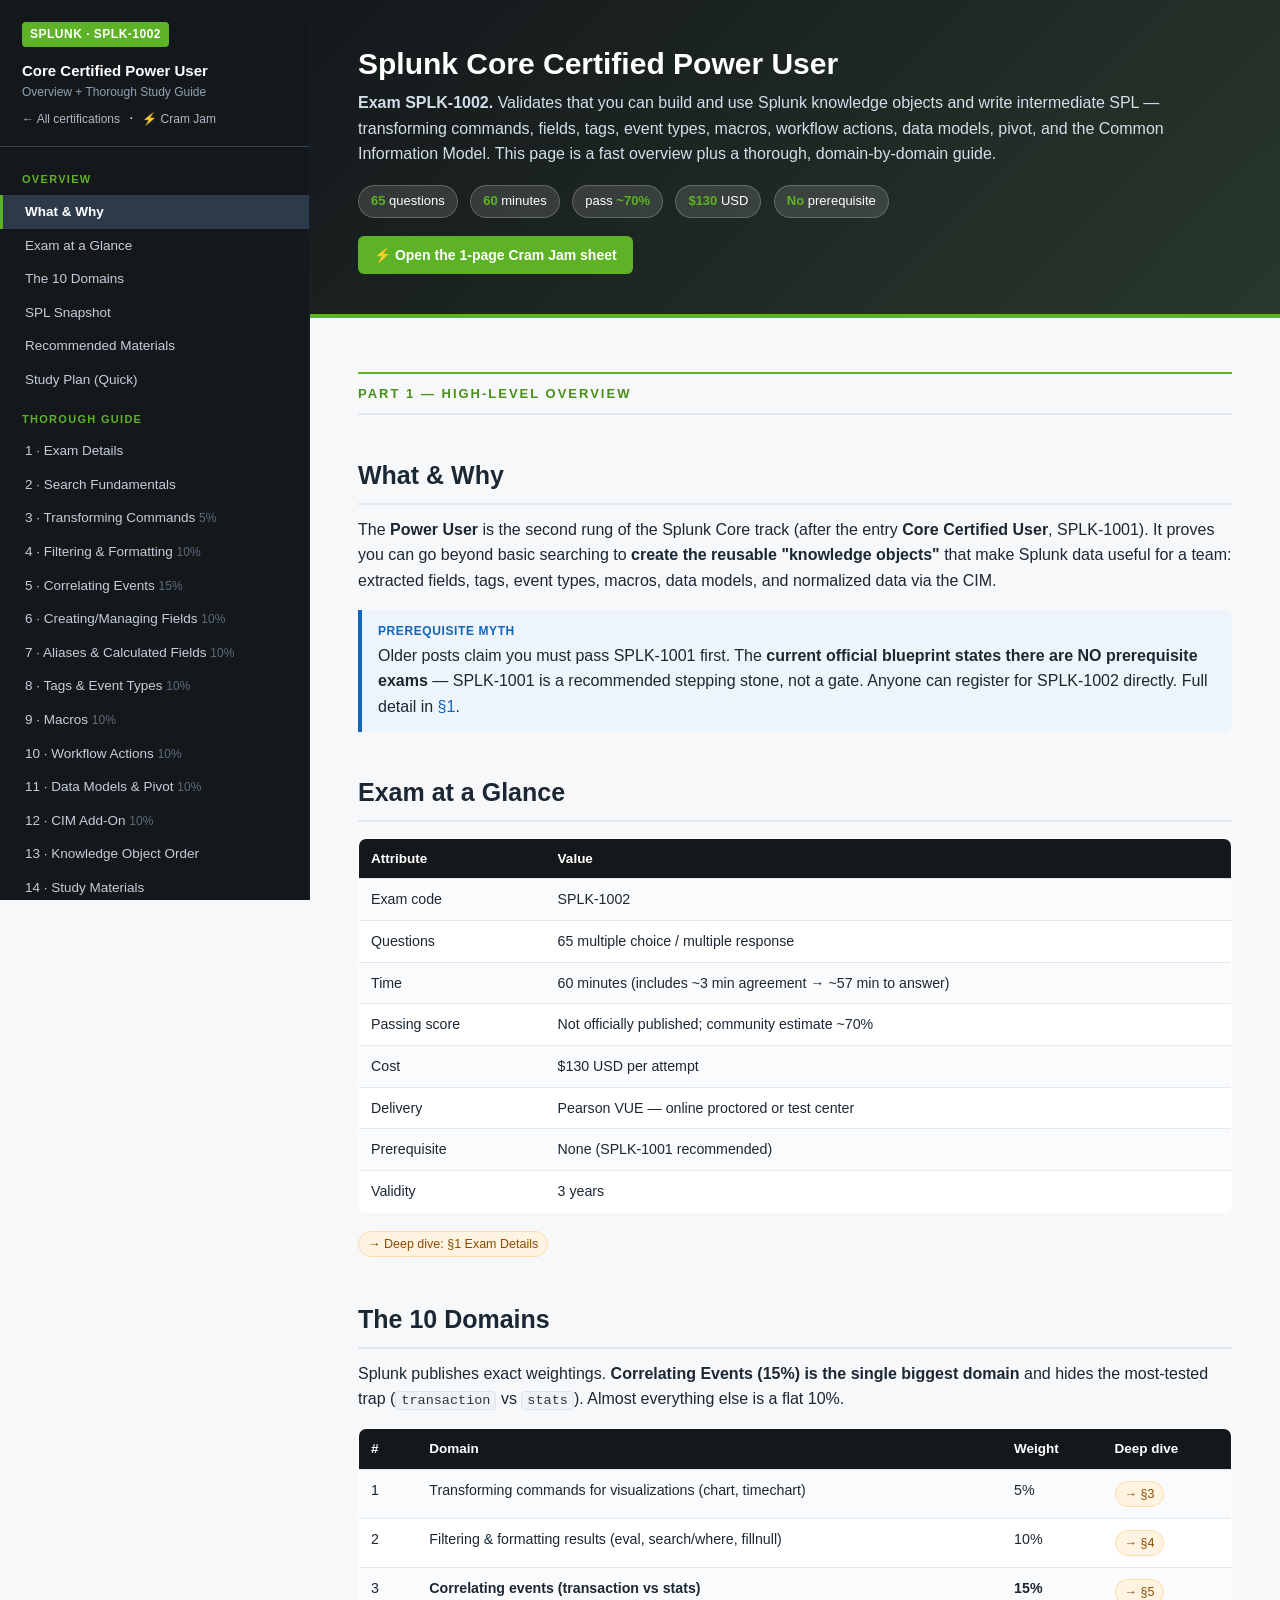
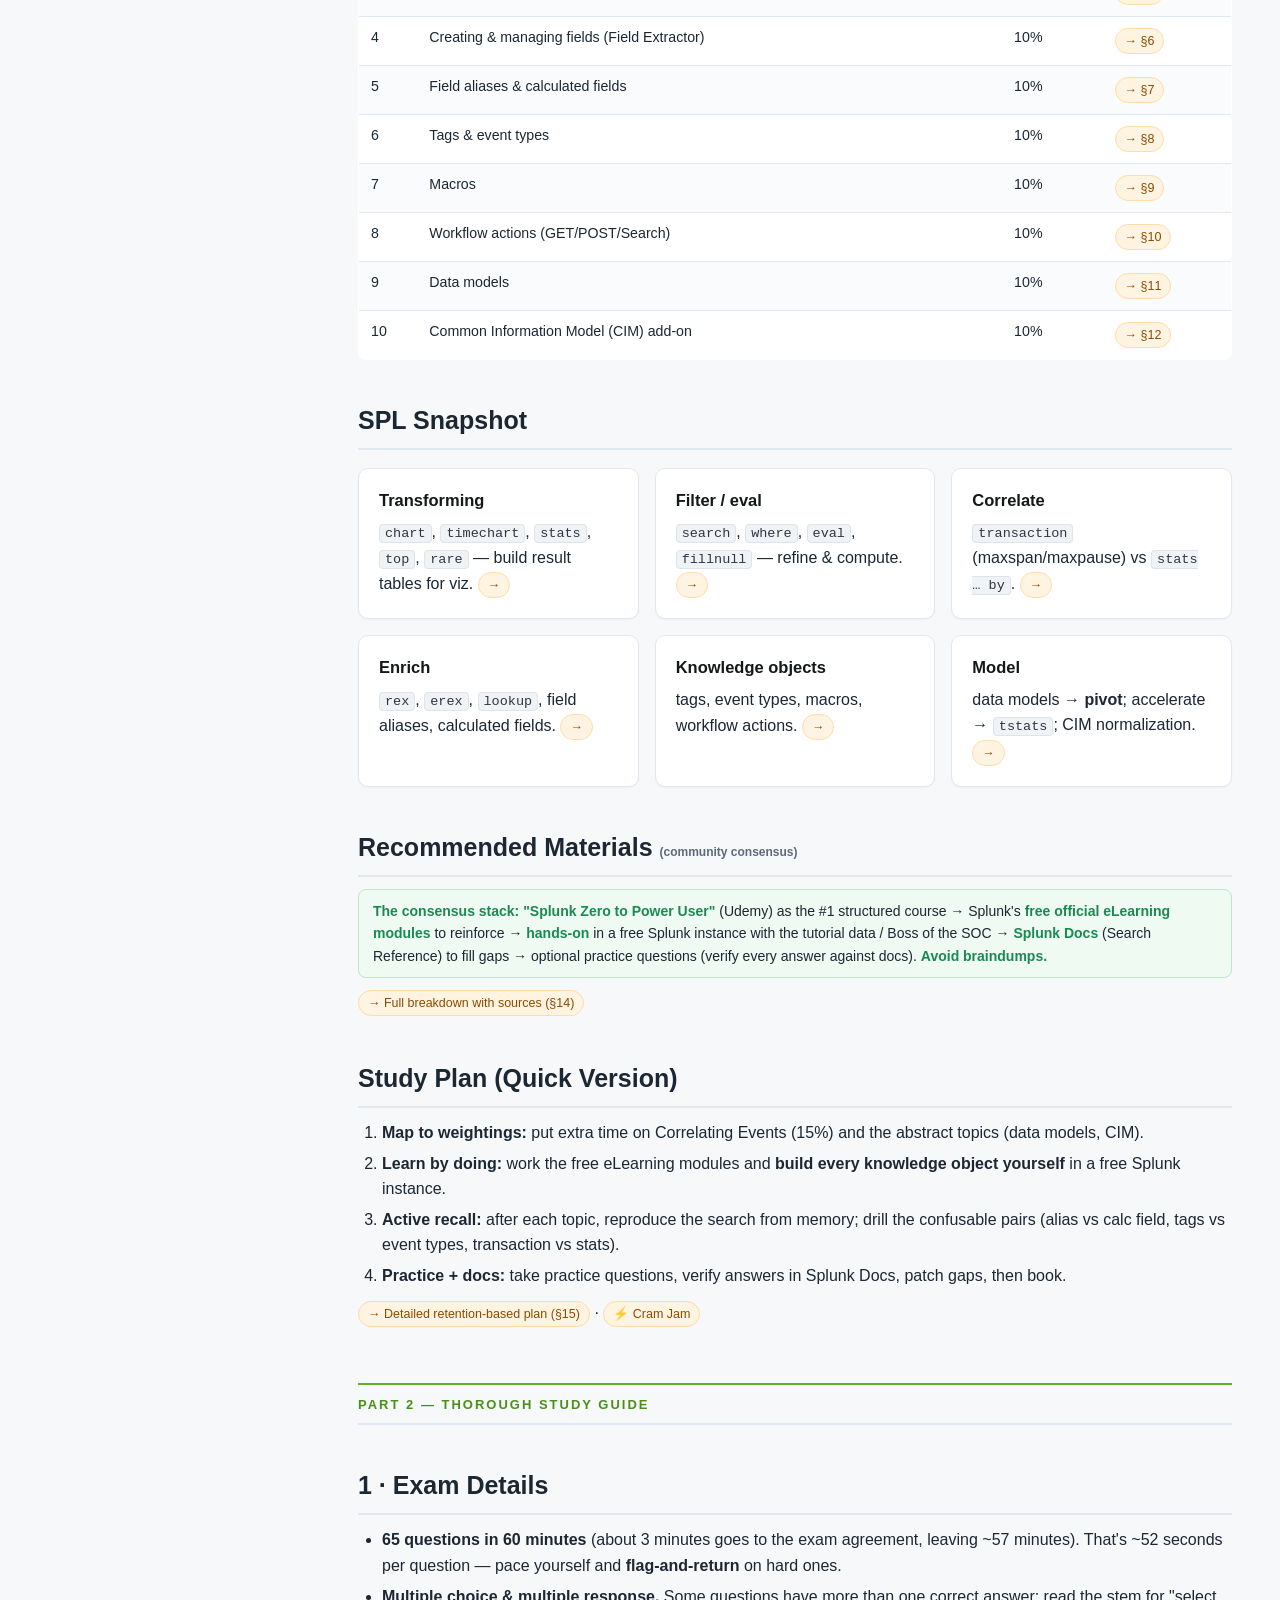
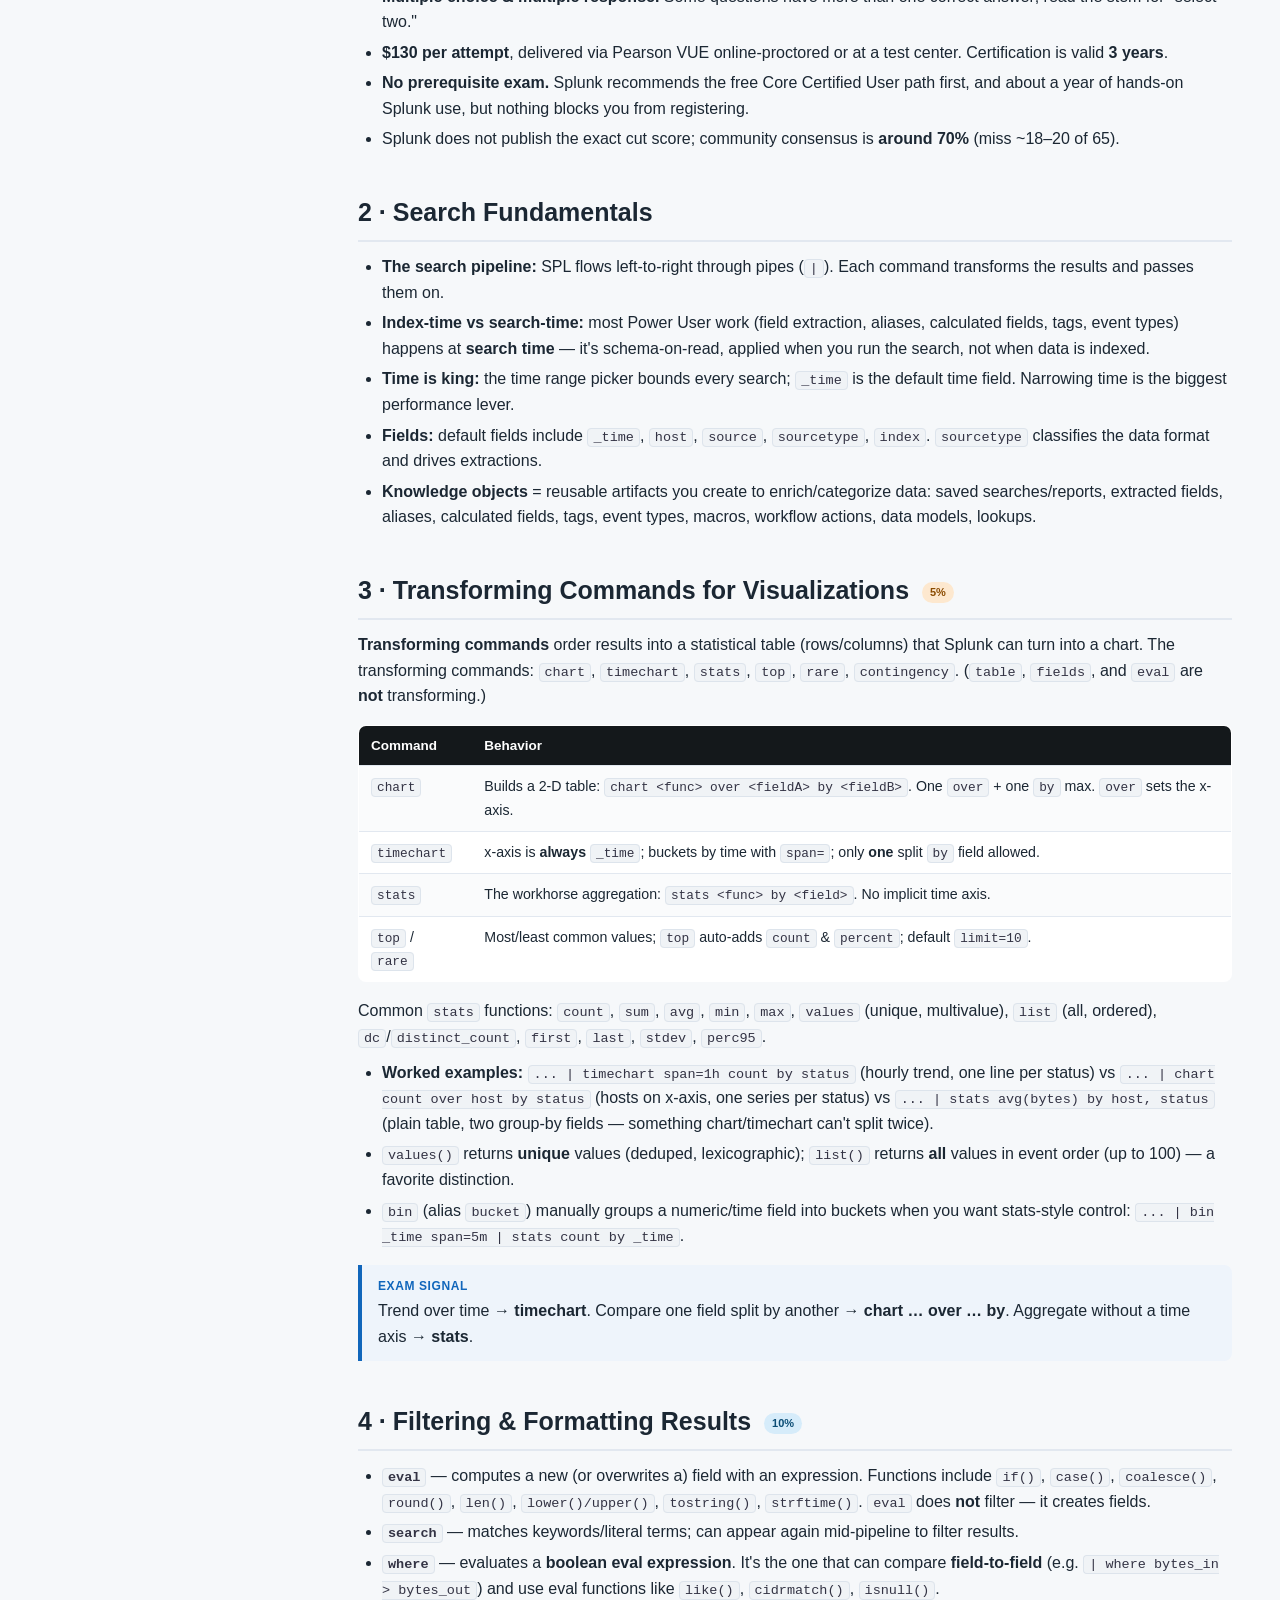
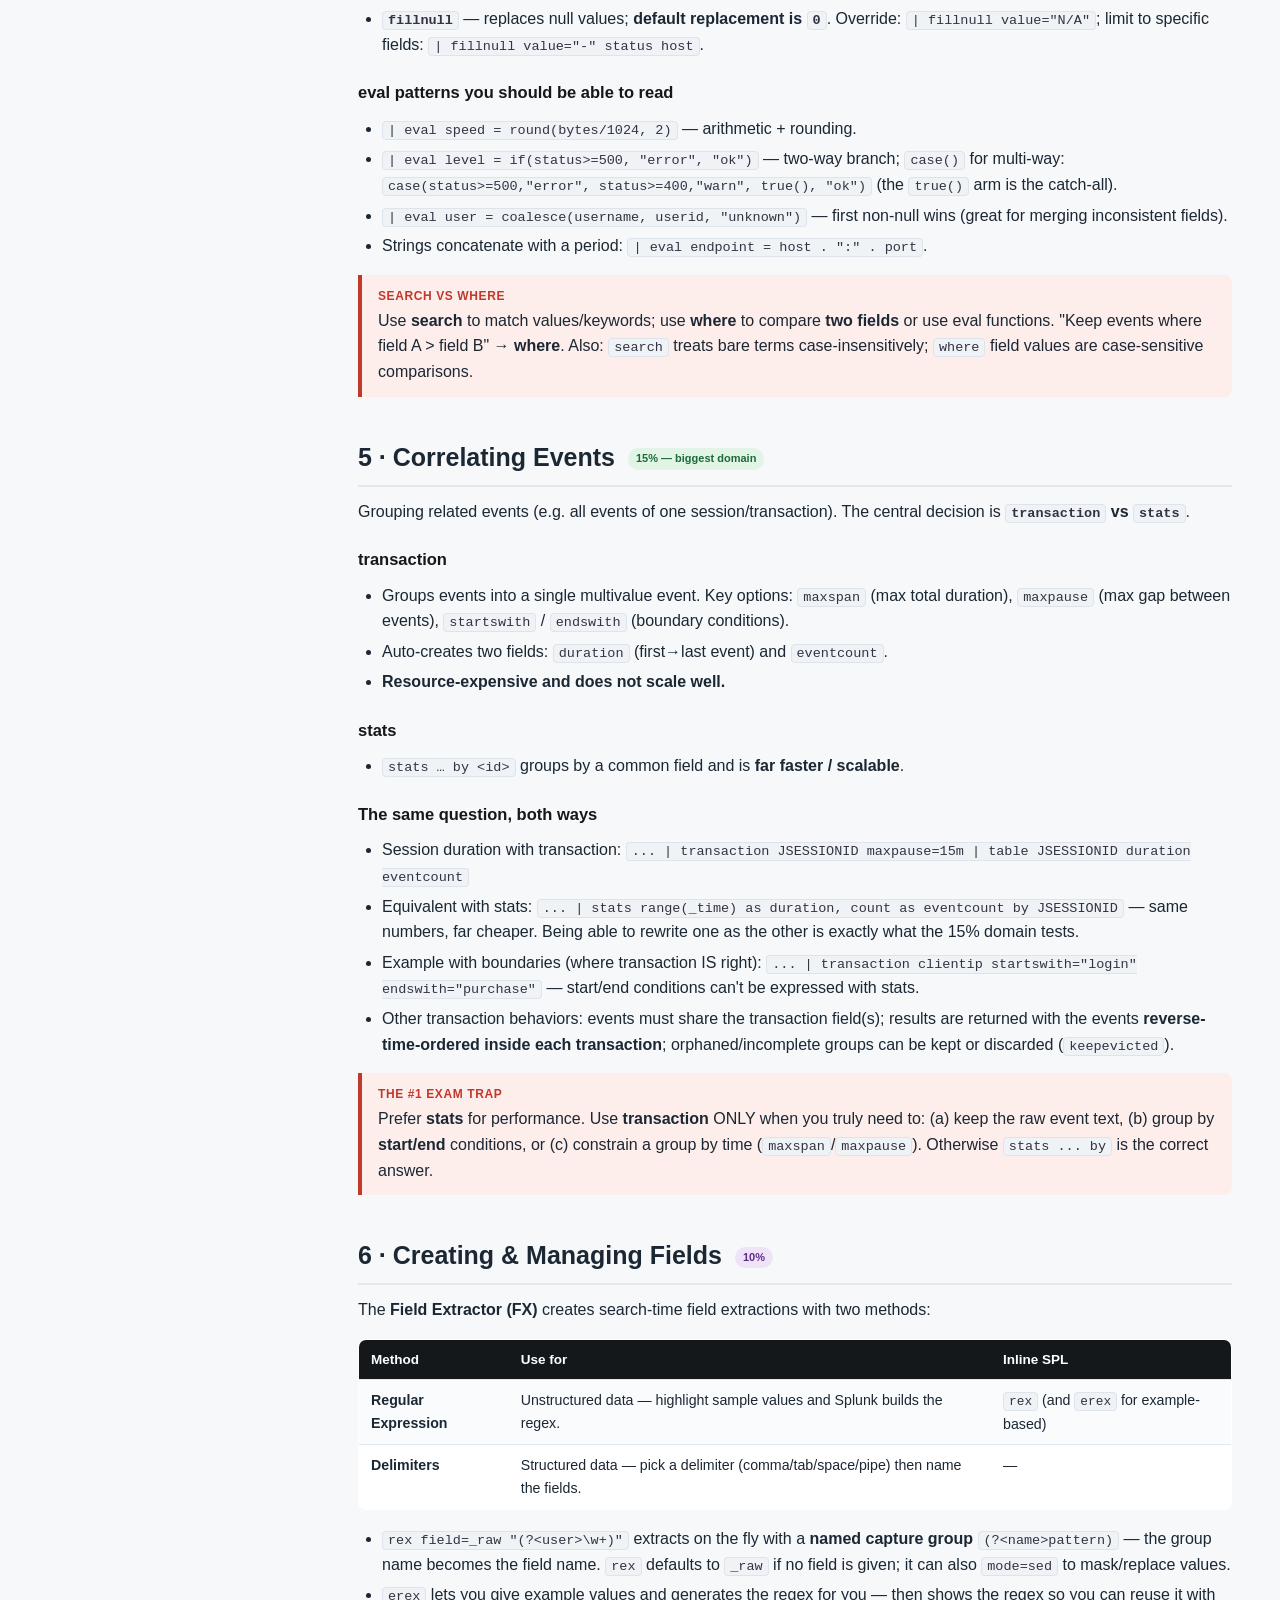
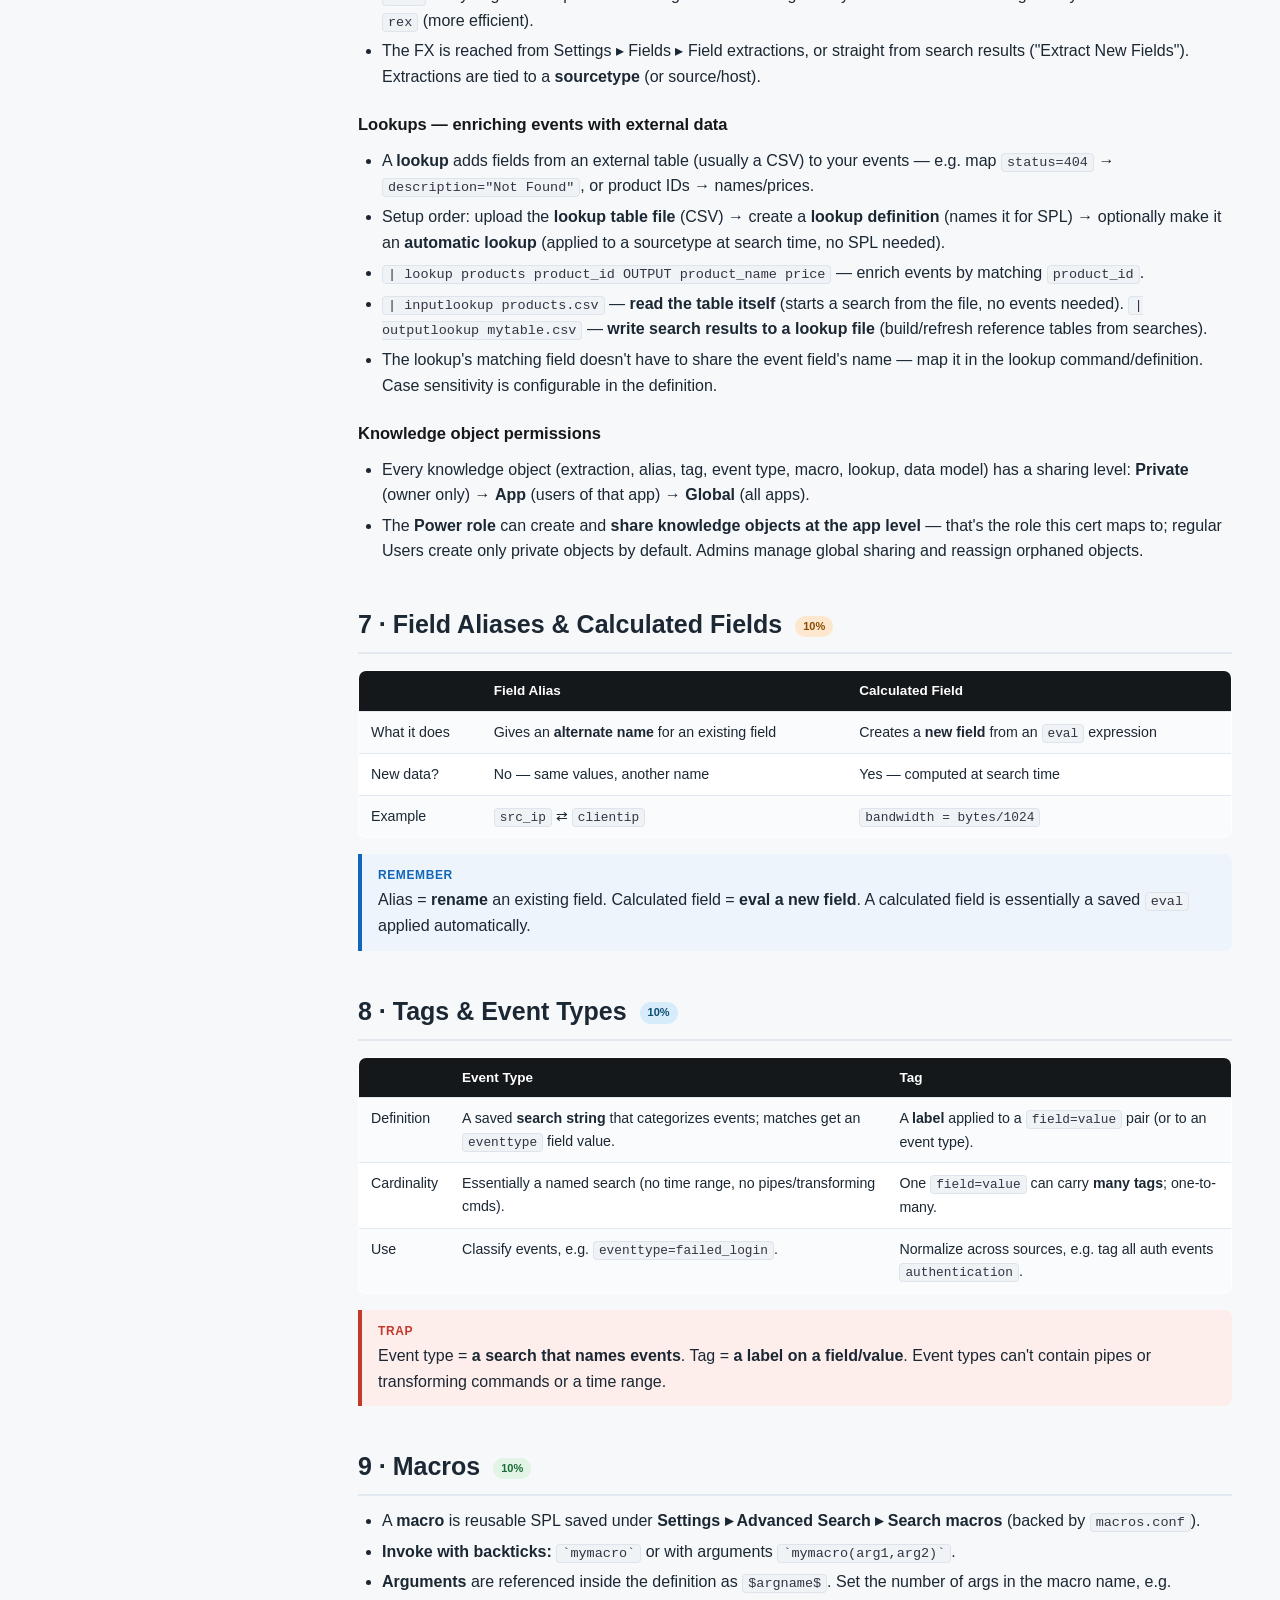
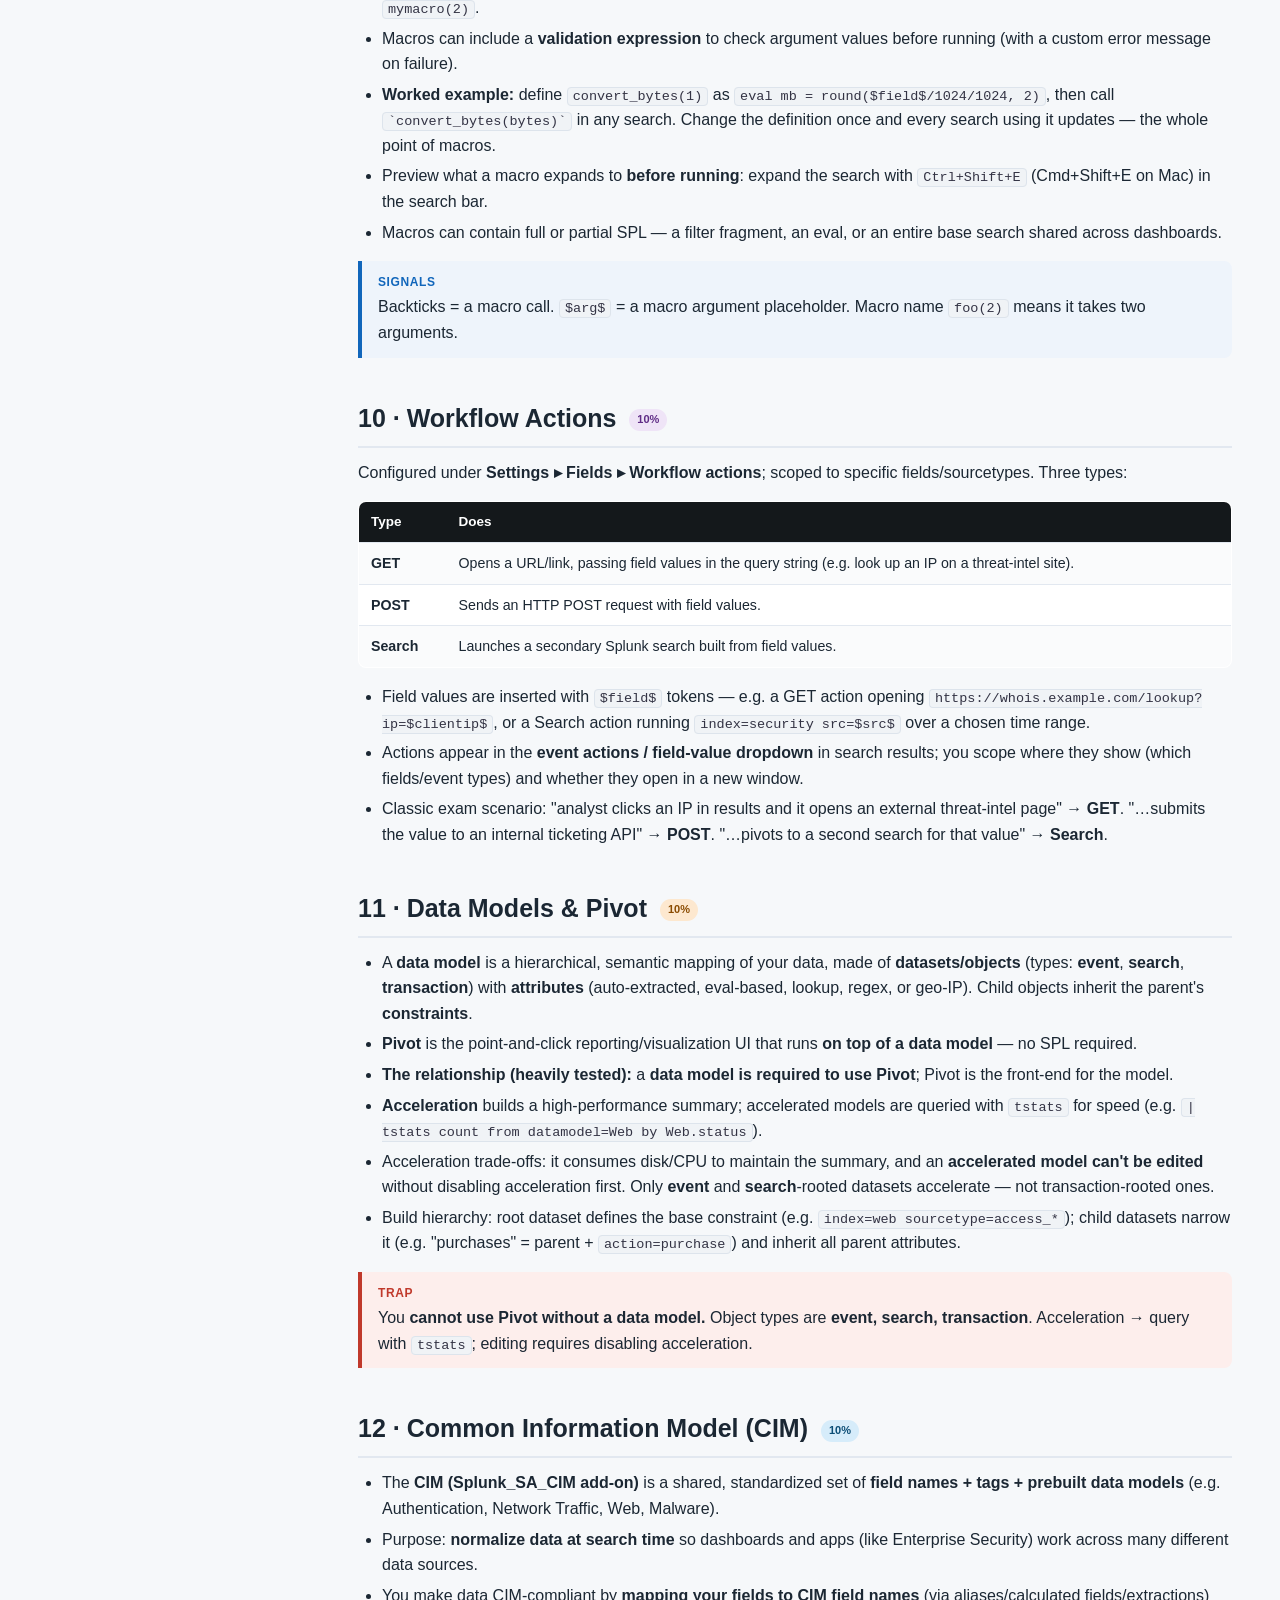
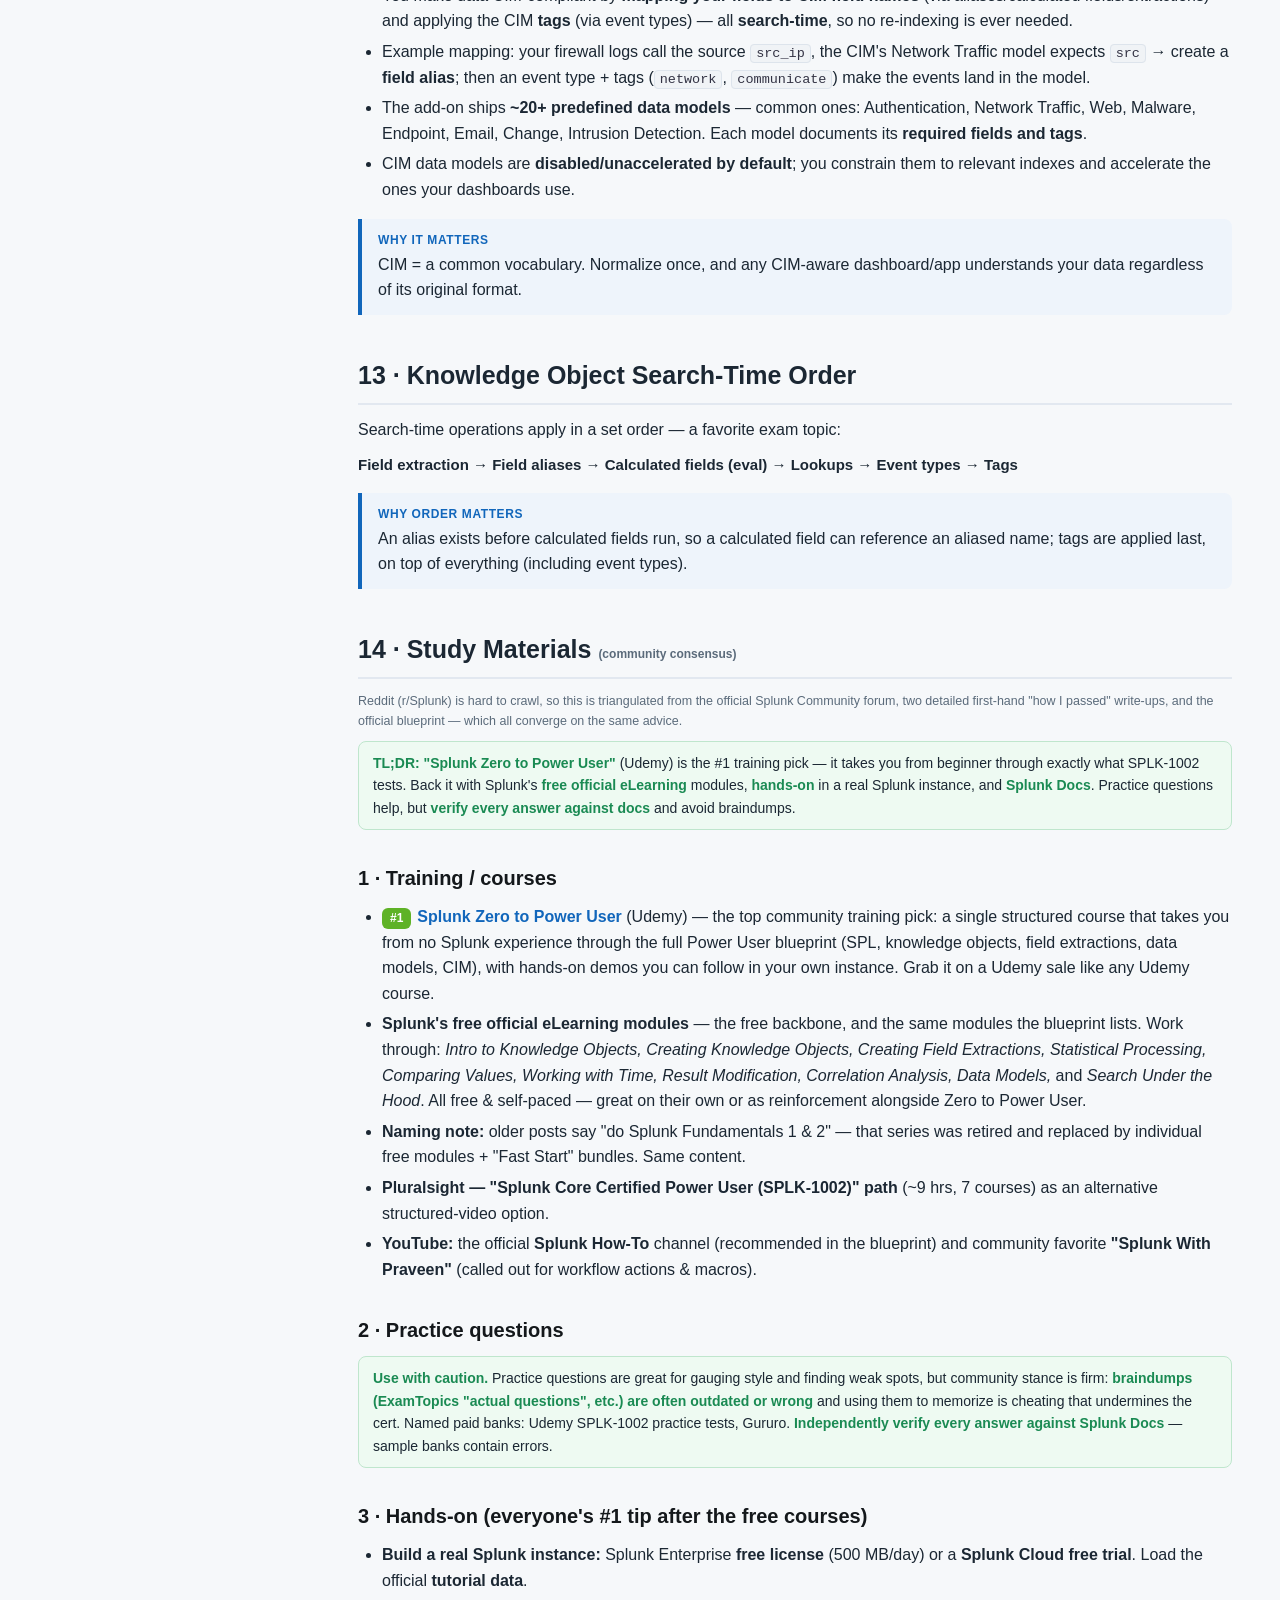
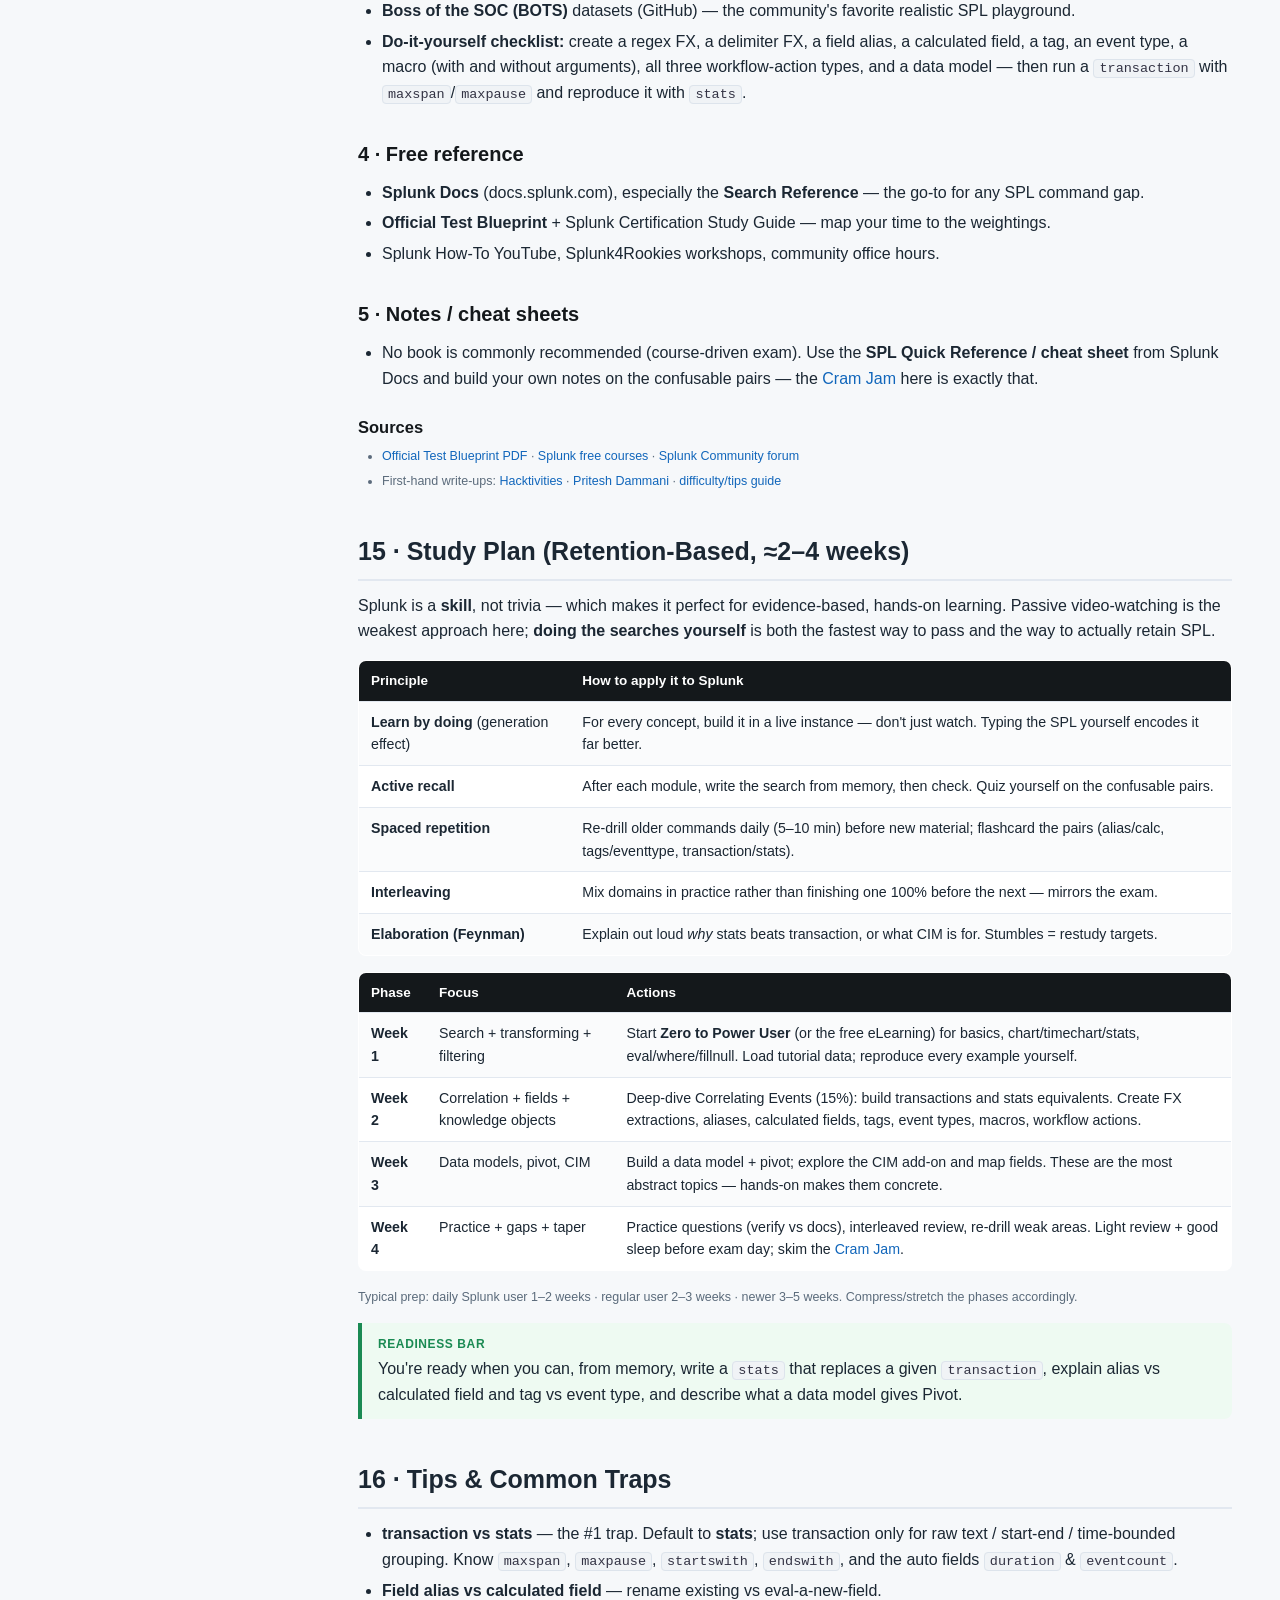
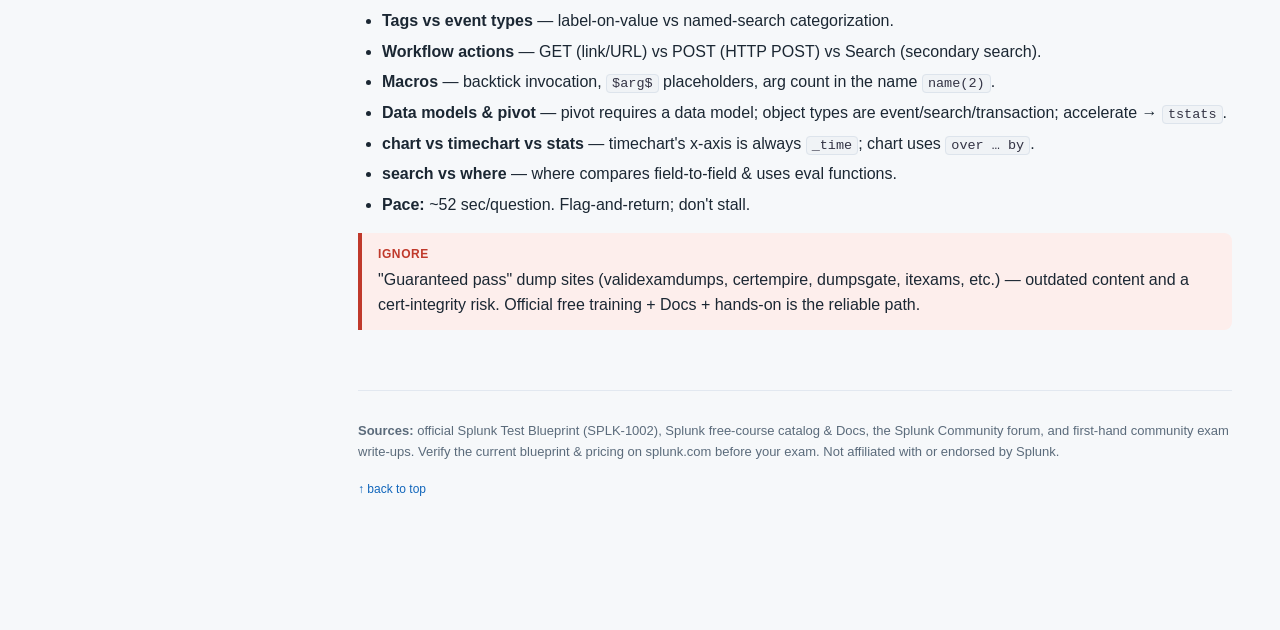
<file: splunk-power-user/index.html>
<!DOCTYPE html>
<html lang="en">
<head>
<meta charset="UTF-8">
<meta name="viewport" content="width=device-width, initial-scale=1.0">
<title>Splunk Core Certified Power User (SPLK-1002) — Study Guide</title>
<link rel="stylesheet" href="../assets/style.css">
</head>
<body class="theme-splunk">
<div class="layout">

  <nav class="sidebar" id="sidebar">
    <div class="brand">
      <span class="logo">SPLUNK · SPLK-1002</span>
      <h1>Core Certified Power User</h1>
      <div class="sub">Overview + Thorough Study Guide</div>
      <a class="home" href="../index.html">← All certifications</a> &nbsp;·&nbsp; <a class="home" href="cram.html">⚡ Cram Jam</a>
    </div>
    <div class="toc" id="toc">
      <div class="group-label">Overview</div>
      <a href="#ov-intro">What &amp; Why</a>
      <a href="#ov-glance">Exam at a Glance</a>
      <a href="#ov-domains">The 10 Domains</a>
      <a href="#ov-spl">SPL Snapshot</a>
      <a href="#ov-materials">Recommended Materials</a>
      <a href="#ov-plan">Study Plan (Quick)</a>

      <div class="group-label">Thorough Guide</div>
      <a href="#t-exam">1 · Exam Details</a>
      <a href="#t-basics">2 · Search Fundamentals</a>
      <a href="#t-transform">3 · Transforming Commands <span class="kbd">5%</span></a>
      <a href="#t-filter">4 · Filtering &amp; Formatting <span class="kbd">10%</span></a>
      <a href="#t-correlate">5 · Correlating Events <span class="kbd">15%</span></a>
      <a href="#t-fields">6 · Creating/Managing Fields <span class="kbd">10%</span></a>
      <a href="#t-alias">7 · Aliases &amp; Calculated Fields <span class="kbd">10%</span></a>
      <a href="#t-tags">8 · Tags &amp; Event Types <span class="kbd">10%</span></a>
      <a href="#t-macros">9 · Macros <span class="kbd">10%</span></a>
      <a href="#t-workflow">10 · Workflow Actions <span class="kbd">10%</span></a>
      <a href="#t-datamodels">11 · Data Models &amp; Pivot <span class="kbd">10%</span></a>
      <a href="#t-cim">12 · CIM Add-On <span class="kbd">10%</span></a>
      <a href="#t-order">13 · Knowledge Object Order</a>
      <a href="#t-materials">14 · Study Materials</a>
      <a href="#t-plan">15 · Study Plan (Retention)</a>
      <a href="#t-tips">16 · Tips &amp; Traps</a>
    </div>
  </nav>

  <main class="content">
    <div class="hero">
      <h1>Splunk Core Certified Power User</h1>
      <p><b>Exam SPLK-1002.</b> Validates that you can build and use Splunk knowledge objects and write intermediate SPL — transforming commands, fields, tags, event types, macros, workflow actions, data models, pivot, and the Common Information Model. This page is a fast overview plus a thorough, domain-by-domain guide.</p>
      <span class="pill"><b>65</b> questions</span>
      <span class="pill"><b>60</b> minutes</span>
      <span class="pill">pass <b>~70%</b></span>
      <span class="pill"><b>$130</b> USD</span>
      <span class="pill"><b>No</b> prerequisite</span>
      <div><a class="crambtn" href="cram.html">⚡ Open the 1-page Cram Jam sheet</a></div>
    </div>

    <!-- OVERVIEW -->
    <h2 class="part">Part 1 — High-Level Overview</h2>

    <section id="ov-intro">
      <h2>What &amp; Why</h2>
      <p>The <b>Power User</b> is the second rung of the Splunk Core track (after the entry <b>Core Certified User</b>, SPLK-1001). It proves you can go beyond basic searching to <b>create the reusable "knowledge objects"</b> that make Splunk data useful for a team: extracted fields, tags, event types, macros, data models, and normalized data via the CIM.</p>
      <div class="callout note"><span class="lbl">Prerequisite myth</span> Older posts claim you must pass SPLK-1001 first. The <b>current official blueprint states there are NO prerequisite exams</b> — SPLK-1001 is a recommended stepping stone, not a gate. Anyone can register for SPLK-1002 directly. Full detail in <a href="#t-exam">§1</a>.</div>
    </section>

    <section id="ov-glance">
      <h2>Exam at a Glance</h2>
      <table>
        <tr><th>Attribute</th><th>Value</th></tr>
        <tr><td>Exam code</td><td>SPLK-1002</td></tr>
        <tr><td>Questions</td><td>65 multiple choice / multiple response</td></tr>
        <tr><td>Time</td><td>60 minutes (includes ~3 min agreement → ~57 min to answer)</td></tr>
        <tr><td>Passing score</td><td>Not officially published; community estimate ~70%</td></tr>
        <tr><td>Cost</td><td>$130 USD per attempt</td></tr>
        <tr><td>Delivery</td><td>Pearson VUE — online proctored or test center</td></tr>
        <tr><td>Prerequisite</td><td>None (SPLK-1001 recommended)</td></tr>
        <tr><td>Validity</td><td>3 years</td></tr>
      </table>
      <p><a class="jump" href="#t-exam">→ Deep dive: §1 Exam Details</a></p>
    </section>

    <section id="ov-domains">
      <h2>The 10 Domains</h2>
      <p>Splunk publishes exact weightings. <b>Correlating Events (15%) is the single biggest domain</b> and hides the most-tested trap (<code>transaction</code> vs <code>stats</code>). Almost everything else is a flat 10%.</p>
      <table>
        <tr><th>#</th><th>Domain</th><th>Weight</th><th>Deep dive</th></tr>
        <tr><td>1</td><td>Transforming commands for visualizations (chart, timechart)</td><td>5%</td><td><a class="jump" href="#t-transform">→ §3</a></td></tr>
        <tr><td>2</td><td>Filtering &amp; formatting results (eval, search/where, fillnull)</td><td>10%</td><td><a class="jump" href="#t-filter">→ §4</a></td></tr>
        <tr><td>3</td><td><b>Correlating events (transaction vs stats)</b></td><td><b>15%</b></td><td><a class="jump" href="#t-correlate">→ §5</a></td></tr>
        <tr><td>4</td><td>Creating &amp; managing fields (Field Extractor)</td><td>10%</td><td><a class="jump" href="#t-fields">→ §6</a></td></tr>
        <tr><td>5</td><td>Field aliases &amp; calculated fields</td><td>10%</td><td><a class="jump" href="#t-alias">→ §7</a></td></tr>
        <tr><td>6</td><td>Tags &amp; event types</td><td>10%</td><td><a class="jump" href="#t-tags">→ §8</a></td></tr>
        <tr><td>7</td><td>Macros</td><td>10%</td><td><a class="jump" href="#t-macros">→ §9</a></td></tr>
        <tr><td>8</td><td>Workflow actions (GET/POST/Search)</td><td>10%</td><td><a class="jump" href="#t-workflow">→ §10</a></td></tr>
        <tr><td>9</td><td>Data models</td><td>10%</td><td><a class="jump" href="#t-datamodels">→ §11</a></td></tr>
        <tr><td>10</td><td>Common Information Model (CIM) add-on</td><td>10%</td><td><a class="jump" href="#t-cim">→ §12</a></td></tr>
      </table>
    </section>

    <section id="ov-spl">
      <h2>SPL Snapshot</h2>
      <div class="grid">
        <div class="card"><h4>Transforming</h4><code>chart</code>, <code>timechart</code>, <code>stats</code>, <code>top</code>, <code>rare</code> — build result tables for viz. <a class="jump" href="#t-transform">→</a></div>
        <div class="card"><h4>Filter / eval</h4><code>search</code>, <code>where</code>, <code>eval</code>, <code>fillnull</code> — refine &amp; compute. <a class="jump" href="#t-filter">→</a></div>
        <div class="card"><h4>Correlate</h4><code>transaction</code> (maxspan/maxpause) vs <code>stats … by</code>. <a class="jump" href="#t-correlate">→</a></div>
        <div class="card"><h4>Enrich</h4><code>rex</code>, <code>erex</code>, <code>lookup</code>, field aliases, calculated fields. <a class="jump" href="#t-fields">→</a></div>
        <div class="card"><h4>Knowledge objects</h4>tags, event types, macros, workflow actions. <a class="jump" href="#t-tags">→</a></div>
        <div class="card"><h4>Model</h4>data models → <b>pivot</b>; accelerate → <code>tstats</code>; CIM normalization. <a class="jump" href="#t-datamodels">→</a></div>
      </div>
    </section>

    <section id="ov-materials">
      <h2>Recommended Materials <span class="kbd">(community consensus)</span></h2>
      <div class="consensus"><b>The consensus stack:</b> <b>"Splunk Zero to Power User"</b> (Udemy) as the #1 structured course → Splunk's <b>free official eLearning modules</b> to reinforce → <b>hands-on</b> in a free Splunk instance with the tutorial data / Boss of the SOC → <b>Splunk Docs</b> (Search Reference) to fill gaps → optional practice questions (verify every answer against docs). <b>Avoid braindumps.</b></div>
      <p><a class="jump" href="#t-materials">→ Full breakdown with sources (§14)</a></p>
    </section>

    <section id="ov-plan">
      <h2>Study Plan (Quick Version)</h2>
      <ol>
        <li><b>Map to weightings:</b> put extra time on Correlating Events (15%) and the abstract topics (data models, CIM).</li>
        <li><b>Learn by doing:</b> work the free eLearning modules and <b>build every knowledge object yourself</b> in a free Splunk instance.</li>
        <li><b>Active recall:</b> after each topic, reproduce the search from memory; drill the confusable pairs (alias vs calc field, tags vs event types, transaction vs stats).</li>
        <li><b>Practice + docs:</b> take practice questions, verify answers in Splunk Docs, patch gaps, then book.</li>
      </ol>
      <p><a class="jump" href="#t-plan">→ Detailed retention-based plan (§15)</a> · <a class="jump" href="cram.html">⚡ Cram Jam</a></p>
    </section>

    <!-- THOROUGH -->
    <h2 class="part">Part 2 — Thorough Study Guide</h2>

    <section id="t-exam">
      <h2>1 · Exam Details</h2>
      <ul>
        <li><b>65 questions in 60 minutes</b> (about 3 minutes goes to the exam agreement, leaving ~57 minutes). That's ~52 seconds per question — pace yourself and <b>flag-and-return</b> on hard ones.</li>
        <li><b>Multiple choice &amp; multiple response.</b> Some questions have more than one correct answer; read the stem for "select two."</li>
        <li><b>$130 per attempt</b>, delivered via Pearson VUE online-proctored or at a test center. Certification is valid <b>3 years</b>.</li>
        <li><b>No prerequisite exam.</b> Splunk recommends the free Core Certified User path first, and about a year of hands-on Splunk use, but nothing blocks you from registering.</li>
        <li>Splunk does not publish the exact cut score; community consensus is <b>around 70%</b> (miss ~18–20 of 65).</li>
      </ul>
    </section>

    <section id="t-basics">
      <h2>2 · Search Fundamentals</h2>
      <ul>
        <li><b>The search pipeline:</b> SPL flows left-to-right through pipes (<code>|</code>). Each command transforms the results and passes them on.</li>
        <li><b>Index-time vs search-time:</b> most Power User work (field extraction, aliases, calculated fields, tags, event types) happens at <b>search time</b> — it's schema-on-read, applied when you run the search, not when data is indexed.</li>
        <li><b>Time is king:</b> the time range picker bounds every search; <code>_time</code> is the default time field. Narrowing time is the biggest performance lever.</li>
        <li><b>Fields:</b> default fields include <code>_time</code>, <code>host</code>, <code>source</code>, <code>sourcetype</code>, <code>index</code>. <code>sourcetype</code> classifies the data format and drives extractions.</li>
        <li><b>Knowledge objects</b> = reusable artifacts you create to enrich/categorize data: saved searches/reports, extracted fields, aliases, calculated fields, tags, event types, macros, workflow actions, data models, lookups.</li>
      </ul>
    </section>

    <section id="t-transform">
      <h2>3 · Transforming Commands for Visualizations <span class="tag d1">5%</span></h2>
      <p><b>Transforming commands</b> order results into a statistical table (rows/columns) that Splunk can turn into a chart. The transforming commands: <code>chart</code>, <code>timechart</code>, <code>stats</code>, <code>top</code>, <code>rare</code>, <code>contingency</code>. (<code>table</code>, <code>fields</code>, and <code>eval</code> are <b>not</b> transforming.)</p>
      <table>
        <tr><th>Command</th><th>Behavior</th></tr>
        <tr><td><code>chart</code></td><td>Builds a 2-D table: <code>chart &lt;func&gt; over &lt;fieldA&gt; by &lt;fieldB&gt;</code>. One <code>over</code> + one <code>by</code> max. <code>over</code> sets the x-axis.</td></tr>
        <tr><td><code>timechart</code></td><td>x-axis is <b>always</b> <code>_time</code>; buckets by time with <code>span=</code>; only <b>one</b> split <code>by</code> field allowed.</td></tr>
        <tr><td><code>stats</code></td><td>The workhorse aggregation: <code>stats &lt;func&gt; by &lt;field&gt;</code>. No implicit time axis.</td></tr>
        <tr><td><code>top</code> / <code>rare</code></td><td>Most/least common values; <code>top</code> auto-adds <code>count</code> &amp; <code>percent</code>; default <code>limit=10</code>.</td></tr>
      </table>
      <p>Common <code>stats</code> functions: <code>count</code>, <code>sum</code>, <code>avg</code>, <code>min</code>, <code>max</code>, <code>values</code> (unique, multivalue), <code>list</code> (all, ordered), <code>dc</code>/<code>distinct_count</code>, <code>first</code>, <code>last</code>, <code>stdev</code>, <code>perc95</code>.</p>
      <ul>
        <li><b>Worked examples:</b> <code>... | timechart span=1h count by status</code> (hourly trend, one line per status) vs <code>... | chart count over host by status</code> (hosts on x-axis, one series per status) vs <code>... | stats avg(bytes) by host, status</code> (plain table, two group-by fields — something chart/timechart can't split twice).</li>
        <li><code>values()</code> returns <b>unique</b> values (deduped, lexicographic); <code>list()</code> returns <b>all</b> values in event order (up to 100) — a favorite distinction.</li>
        <li><code>bin</code> (alias <code>bucket</code>) manually groups a numeric/time field into buckets when you want stats-style control: <code>... | bin _time span=5m | stats count by _time</code>.</li>
      </ul>
      <div class="callout note"><span class="lbl">Exam signal</span> Trend over time → <b>timechart</b>. Compare one field split by another → <b>chart … over … by</b>. Aggregate without a time axis → <b>stats</b>.</div>
    </section>

    <section id="t-filter">
      <h2>4 · Filtering &amp; Formatting Results <span class="tag d2">10%</span></h2>
      <ul>
        <li><b><code>eval</code></b> — computes a new (or overwrites a) field with an expression. Functions include <code>if()</code>, <code>case()</code>, <code>coalesce()</code>, <code>round()</code>, <code>len()</code>, <code>lower()/upper()</code>, <code>tostring()</code>, <code>strftime()</code>. <code>eval</code> does <b>not</b> filter — it creates fields.</li>
        <li><b><code>search</code></b> — matches keywords/literal terms; can appear again mid-pipeline to filter results.</li>
        <li><b><code>where</code></b> — evaluates a <b>boolean eval expression</b>. It's the one that can compare <b>field-to-field</b> (e.g. <code>| where bytes_in &gt; bytes_out</code>) and use eval functions like <code>like()</code>, <code>cidrmatch()</code>, <code>isnull()</code>.</li>
        <li><b><code>fillnull</code></b> — replaces null values; <b>default replacement is <code>0</code></b>. Override: <code>| fillnull value="N/A"</code>; limit to specific fields: <code>| fillnull value="-" status host</code>.</li>
      </ul>
      <h4>eval patterns you should be able to read</h4>
      <ul>
        <li><code>| eval speed = round(bytes/1024, 2)</code> — arithmetic + rounding.</li>
        <li><code>| eval level = if(status&gt;=500, "error", "ok")</code> — two-way branch; <code>case()</code> for multi-way: <code>case(status&gt;=500,"error", status&gt;=400,"warn", true(), "ok")</code> (the <code>true()</code> arm is the catch-all).</li>
        <li><code>| eval user = coalesce(username, userid, "unknown")</code> — first non-null wins (great for merging inconsistent fields).</li>
        <li>Strings concatenate with a period: <code>| eval endpoint = host . ":" . port</code>.</li>
      </ul>
      <div class="callout trap"><span class="lbl">search vs where</span> Use <b>search</b> to match values/keywords; use <b>where</b> to compare <b>two fields</b> or use eval functions. "Keep events where field A &gt; field B" → <b>where</b>. Also: <code>search</code> treats bare terms case-insensitively; <code>where</code> field values are case-sensitive comparisons.</div>
    </section>

    <section id="t-correlate">
      <h2>5 · Correlating Events <span class="tag d3">15% — biggest domain</span></h2>
      <p>Grouping related events (e.g. all events of one session/transaction). The central decision is <b><code>transaction</code> vs <code>stats</code></b>.</p>
      <h4>transaction</h4>
      <ul>
        <li>Groups events into a single multivalue event. Key options: <code>maxspan</code> (max total duration), <code>maxpause</code> (max gap between events), <code>startswith</code> / <code>endswith</code> (boundary conditions).</li>
        <li>Auto-creates two fields: <code>duration</code> (first→last event) and <code>eventcount</code>.</li>
        <li><b>Resource-expensive and does not scale well.</b></li>
      </ul>
      <h4>stats</h4>
      <ul>
        <li><code>stats … by &lt;id&gt;</code> groups by a common field and is <b>far faster / scalable</b>.</li>
      </ul>
      <h4>The same question, both ways</h4>
      <ul>
        <li>Session duration with transaction: <code>... | transaction JSESSIONID maxpause=15m | table JSESSIONID duration eventcount</code></li>
        <li>Equivalent with stats: <code>... | stats range(_time) as duration, count as eventcount by JSESSIONID</code> — same numbers, far cheaper. Being able to rewrite one as the other is exactly what the 15% domain tests.</li>
        <li>Example with boundaries (where transaction IS right): <code>... | transaction clientip startswith="login" endswith="purchase"</code> — start/end conditions can't be expressed with stats.</li>
        <li>Other transaction behaviors: events must share the transaction field(s); results are returned with the events <b>reverse-time-ordered inside each transaction</b>; orphaned/incomplete groups can be kept or discarded (<code>keepevicted</code>).</li>
      </ul>
      <div class="callout trap"><span class="lbl">The #1 exam trap</span> Prefer <b>stats</b> for performance. Use <b>transaction</b> ONLY when you truly need to: (a) keep the raw event text, (b) group by <b>start/end</b> conditions, or (c) constrain a group by time (<code>maxspan</code>/<code>maxpause</code>). Otherwise <code>stats ... by</code> is the correct answer.</div>
    </section>

    <section id="t-fields">
      <h2>6 · Creating &amp; Managing Fields <span class="tag d4">10%</span></h2>
      <p>The <b>Field Extractor (FX)</b> creates search-time field extractions with two methods:</p>
      <table>
        <tr><th>Method</th><th>Use for</th><th>Inline SPL</th></tr>
        <tr><td><b>Regular Expression</b></td><td>Unstructured data — highlight sample values and Splunk builds the regex.</td><td><code>rex</code> (and <code>erex</code> for example-based)</td></tr>
        <tr><td><b>Delimiters</b></td><td>Structured data — pick a delimiter (comma/tab/space/pipe) then name the fields.</td><td>—</td></tr>
      </table>
      <ul>
        <li><code>rex field=_raw "(?&lt;user&gt;\w+)"</code> extracts on the fly with a <b>named capture group</b> <code>(?&lt;name&gt;pattern)</code> — the group name becomes the field name. <code>rex</code> defaults to <code>_raw</code> if no field is given; it can also <code>mode=sed</code> to mask/replace values.</li>
        <li><code>erex</code> lets you give example values and generates the regex for you — then shows the regex so you can reuse it with <code>rex</code> (more efficient).</li>
        <li>The FX is reached from Settings ▸ Fields ▸ Field extractions, or straight from search results ("Extract New Fields"). Extractions are tied to a <b>sourcetype</b> (or source/host).</li>
      </ul>
      <h4>Lookups — enriching events with external data</h4>
      <ul>
        <li>A <b>lookup</b> adds fields from an external table (usually a CSV) to your events — e.g. map <code>status=404</code> → <code>description="Not Found"</code>, or product IDs → names/prices.</li>
        <li>Setup order: upload the <b>lookup table file</b> (CSV) → create a <b>lookup definition</b> (names it for SPL) → optionally make it an <b>automatic lookup</b> (applied to a sourcetype at search time, no SPL needed).</li>
        <li><code>| lookup products product_id OUTPUT product_name price</code> — enrich events by matching <code>product_id</code>.</li>
        <li><code>| inputlookup products.csv</code> — <b>read the table itself</b> (starts a search from the file, no events needed). <code>| outputlookup mytable.csv</code> — <b>write search results to a lookup file</b> (build/refresh reference tables from searches).</li>
        <li>The lookup's matching field doesn't have to share the event field's name — map it in the lookup command/definition. Case sensitivity is configurable in the definition.</li>
      </ul>
      <h4>Knowledge object permissions</h4>
      <ul>
        <li>Every knowledge object (extraction, alias, tag, event type, macro, lookup, data model) has a sharing level: <b>Private</b> (owner only) → <b>App</b> (users of that app) → <b>Global</b> (all apps).</li>
        <li>The <b>Power role</b> can create and <b>share knowledge objects at the app level</b> — that's the role this cert maps to; regular Users create only private objects by default. Admins manage global sharing and reassign orphaned objects.</li>
      </ul>
    </section>

    <section id="t-alias">
      <h2>7 · Field Aliases &amp; Calculated Fields <span class="tag d1">10%</span></h2>
      <table>
        <tr><th></th><th>Field Alias</th><th>Calculated Field</th></tr>
        <tr><td>What it does</td><td>Gives an <b>alternate name</b> for an existing field</td><td>Creates a <b>new field</b> from an <code>eval</code> expression</td></tr>
        <tr><td>New data?</td><td>No — same values, another name</td><td>Yes — computed at search time</td></tr>
        <tr><td>Example</td><td><code>src_ip</code> ⇄ <code>clientip</code></td><td><code>bandwidth = bytes/1024</code></td></tr>
      </table>
      <div class="callout note"><span class="lbl">Remember</span> Alias = <b>rename</b> an existing field. Calculated field = <b>eval a new field</b>. A calculated field is essentially a saved <code>eval</code> applied automatically.</div>
    </section>

    <section id="t-tags">
      <h2>8 · Tags &amp; Event Types <span class="tag d2">10%</span></h2>
      <table>
        <tr><th></th><th>Event Type</th><th>Tag</th></tr>
        <tr><td>Definition</td><td>A saved <b>search string</b> that categorizes events; matches get an <code>eventtype</code> field value.</td><td>A <b>label</b> applied to a <code>field=value</code> pair (or to an event type).</td></tr>
        <tr><td>Cardinality</td><td>Essentially a named search (no time range, no pipes/transforming cmds).</td><td>One <code>field=value</code> can carry <b>many tags</b>; one-to-many.</td></tr>
        <tr><td>Use</td><td>Classify events, e.g. <code>eventtype=failed_login</code>.</td><td>Normalize across sources, e.g. tag all auth events <code>authentication</code>.</td></tr>
      </table>
      <div class="callout trap"><span class="lbl">Trap</span> Event type = <b>a search that names events</b>. Tag = <b>a label on a field/value</b>. Event types can't contain pipes or transforming commands or a time range.</div>
    </section>

    <section id="t-macros">
      <h2>9 · Macros <span class="tag d3">10%</span></h2>
      <ul>
        <li>A <b>macro</b> is reusable SPL saved under <b>Settings ▸ Advanced Search ▸ Search macros</b> (backed by <code>macros.conf</code>).</li>
        <li><b>Invoke with backticks:</b> <code>`mymacro`</code> or with arguments <code>`mymacro(arg1,arg2)`</code>.</li>
        <li><b>Arguments</b> are referenced inside the definition as <code>$argname$</code>. Set the number of args in the macro name, e.g. <code>mymacro(2)</code>.</li>
        <li>Macros can include a <b>validation expression</b> to check argument values before running (with a custom error message on failure).</li>
        <li><b>Worked example:</b> define <code>convert_bytes(1)</code> as <code>eval mb = round($field$/1024/1024, 2)</code>, then call <code>`convert_bytes(bytes)`</code> in any search. Change the definition once and every search using it updates — the whole point of macros.</li>
        <li>Preview what a macro expands to <b>before running</b>: expand the search with <code>Ctrl+Shift+E</code> (Cmd+Shift+E on Mac) in the search bar.</li>
        <li>Macros can contain full or partial SPL — a filter fragment, an eval, or an entire base search shared across dashboards.</li>
      </ul>
      <div class="callout note"><span class="lbl">Signals</span> Backticks = a macro call. <code>$arg$</code> = a macro argument placeholder. Macro name <code>foo(2)</code> means it takes two arguments.</div>
    </section>

    <section id="t-workflow">
      <h2>10 · Workflow Actions <span class="tag d4">10%</span></h2>
      <p>Configured under <b>Settings ▸ Fields ▸ Workflow actions</b>; scoped to specific fields/sourcetypes. Three types:</p>
      <table>
        <tr><th>Type</th><th>Does</th></tr>
        <tr><td><b>GET</b></td><td>Opens a URL/link, passing field values in the query string (e.g. look up an IP on a threat-intel site).</td></tr>
        <tr><td><b>POST</b></td><td>Sends an HTTP POST request with field values.</td></tr>
        <tr><td><b>Search</b></td><td>Launches a secondary Splunk search built from field values.</td></tr>
      </table>
      <ul>
        <li>Field values are inserted with <code>$field$</code> tokens — e.g. a GET action opening <code>https://whois.example.com/lookup?ip=$clientip$</code>, or a Search action running <code>index=security src=$src$</code> over a chosen time range.</li>
        <li>Actions appear in the <b>event actions / field-value dropdown</b> in search results; you scope where they show (which fields/event types) and whether they open in a new window.</li>
        <li>Classic exam scenario: "analyst clicks an IP in results and it opens an external threat-intel page" → <b>GET</b>. "…submits the value to an internal ticketing API" → <b>POST</b>. "…pivots to a second search for that value" → <b>Search</b>.</li>
      </ul>
    </section>

    <section id="t-datamodels">
      <h2>11 · Data Models &amp; Pivot <span class="tag d1">10%</span></h2>
      <ul>
        <li>A <b>data model</b> is a hierarchical, semantic mapping of your data, made of <b>datasets/objects</b> (types: <b>event</b>, <b>search</b>, <b>transaction</b>) with <b>attributes</b> (auto-extracted, eval-based, lookup, regex, or geo-IP). Child objects inherit the parent's <b>constraints</b>.</li>
        <li><b>Pivot</b> is the point-and-click reporting/visualization UI that runs <b>on top of a data model</b> — no SPL required.</li>
        <li><b>The relationship (heavily tested):</b> a <b>data model is required to use Pivot</b>; Pivot is the front-end for the model.</li>
        <li><b>Acceleration</b> builds a high-performance summary; accelerated models are queried with <code>tstats</code> for speed (e.g. <code>| tstats count from datamodel=Web by Web.status</code>).</li>
        <li>Acceleration trade-offs: it consumes disk/CPU to maintain the summary, and an <b>accelerated model can't be edited</b> without disabling acceleration first. Only <b>event</b> and <b>search</b>-rooted datasets accelerate — not transaction-rooted ones.</li>
        <li>Build hierarchy: root dataset defines the base constraint (e.g. <code>index=web sourcetype=access_*</code>); child datasets narrow it (e.g. "purchases" = parent + <code>action=purchase</code>) and inherit all parent attributes.</li>
      </ul>
      <div class="callout trap"><span class="lbl">Trap</span> You <b>cannot use Pivot without a data model.</b> Object types are <b>event, search, transaction</b>. Acceleration → query with <code>tstats</code>; editing requires disabling acceleration.</div>
    </section>

    <section id="t-cim">
      <h2>12 · Common Information Model (CIM) <span class="tag d2">10%</span></h2>
      <ul>
        <li>The <b>CIM (Splunk_SA_CIM add-on)</b> is a shared, standardized set of <b>field names + tags + prebuilt data models</b> (e.g. Authentication, Network Traffic, Web, Malware).</li>
        <li>Purpose: <b>normalize data at search time</b> so dashboards and apps (like Enterprise Security) work across many different data sources.</li>
        <li>You make data CIM-compliant by <b>mapping your fields to CIM field names</b> (via aliases/calculated fields/extractions) and applying the CIM <b>tags</b> (via event types) — all <b>search-time</b>, so no re-indexing is ever needed.</li>
        <li>Example mapping: your firewall logs call the source <code>src_ip</code>, the CIM's Network Traffic model expects <code>src</code> → create a <b>field alias</b>; then an event type + tags (<code>network</code>, <code>communicate</code>) make the events land in the model.</li>
        <li>The add-on ships <b>~20+ predefined data models</b> — common ones: Authentication, Network Traffic, Web, Malware, Endpoint, Email, Change, Intrusion Detection. Each model documents its <b>required fields and tags</b>.</li>
        <li>CIM data models are <b>disabled/unaccelerated by default</b>; you constrain them to relevant indexes and accelerate the ones your dashboards use.</li>
      </ul>
      <div class="callout note"><span class="lbl">Why it matters</span> CIM = a common vocabulary. Normalize once, and any CIM-aware dashboard/app understands your data regardless of its original format.</div>
    </section>

    <section id="t-order">
      <h2>13 · Knowledge Object Search-Time Order</h2>
      <p>Search-time operations apply in a set order — a favorite exam topic:</p>
      <p style="font-size:15px;"><b>Field extraction → Field aliases → Calculated fields (eval) → Lookups → Event types → Tags</b></p>
      <div class="callout note"><span class="lbl">Why order matters</span> An alias exists before calculated fields run, so a calculated field can reference an aliased name; tags are applied last, on top of everything (including event types).</div>
    </section>

    <!-- MATERIALS -->
    <section id="t-materials">
      <h2>14 · Study Materials <span class="kbd">(community consensus)</span></h2>
      <p class="legend">Reddit (r/Splunk) is hard to crawl, so this is triangulated from the official Splunk Community forum, two detailed first-hand "how I passed" write-ups, and the official blueprint — which all converge on the same advice.</p>

      <div class="consensus"><b>TL;DR:</b> <b>"Splunk Zero to Power User"</b> (Udemy) is the #1 training pick — it takes you from beginner through exactly what SPLK-1002 tests. Back it with Splunk's <b>free official eLearning</b> modules, <b>hands-on</b> in a real Splunk instance, and <b>Splunk Docs</b>. Practice questions help, but <b>verify every answer against docs</b> and avoid braindumps.</div>

      <h3>1 · Training / courses</h3>
      <ul>
        <li><span class="rank">#1</span><b><a href="https://www.udemy.com/course/splunk-zero-to-power-user/" target="_blank" rel="noopener">Splunk Zero to Power User</a></b> (Udemy) — the top community training pick: a single structured course that takes you from no Splunk experience through the full Power User blueprint (SPL, knowledge objects, field extractions, data models, CIM), with hands-on demos you can follow in your own instance. Grab it on a Udemy sale like any Udemy course.</li>
        <li><b>Splunk's free official eLearning modules</b> — the free backbone, and the same modules the blueprint lists. Work through: <i>Intro to Knowledge Objects, Creating Knowledge Objects, Creating Field Extractions, Statistical Processing, Comparing Values, Working with Time, Result Modification, Correlation Analysis, Data Models,</i> and <i>Search Under the Hood</i>. All free &amp; self-paced — great on their own or as reinforcement alongside Zero to Power User.</li>
        <li><b>Naming note:</b> older posts say "do Splunk Fundamentals 1 &amp; 2" — that series was retired and replaced by individual free modules + "Fast Start" bundles. Same content.</li>
        <li><b>Pluralsight — "Splunk Core Certified Power User (SPLK-1002)" path</b> (~9 hrs, 7 courses) as an alternative structured-video option.</li>
        <li><b>YouTube:</b> the official <b>Splunk How-To</b> channel (recommended in the blueprint) and community favorite <b>"Splunk With Praveen"</b> (called out for workflow actions &amp; macros).</li>
      </ul>

      <h3>2 · Practice questions</h3>
      <div class="consensus"><b>Use with caution.</b> Practice questions are great for gauging style and finding weak spots, but community stance is firm: <b>braindumps (ExamTopics "actual questions", etc.) are often outdated or wrong</b> and using them to memorize is cheating that undermines the cert. Named paid banks: Udemy SPLK-1002 practice tests, Gururo. <b>Independently verify every answer against Splunk Docs</b> — sample banks contain errors.</div>

      <h3>3 · Hands-on (everyone's #1 tip after the free courses)</h3>
      <ul>
        <li><b>Build a real Splunk instance:</b> Splunk Enterprise <b>free license</b> (500 MB/day) or a <b>Splunk Cloud free trial</b>. Load the official <b>tutorial data</b>.</li>
        <li><b>Boss of the SOC (BOTS)</b> datasets (GitHub) — the community's favorite realistic SPL playground.</li>
        <li><b>Do-it-yourself checklist:</b> create a regex FX, a delimiter FX, a field alias, a calculated field, a tag, an event type, a macro (with and without arguments), all three workflow-action types, and a data model — then run a <code>transaction</code> with <code>maxspan</code>/<code>maxpause</code> and reproduce it with <code>stats</code>.</li>
      </ul>

      <h3>4 · Free reference</h3>
      <ul>
        <li><b>Splunk Docs</b> (docs.splunk.com), especially the <b>Search Reference</b> — the go-to for any SPL command gap.</li>
        <li><b>Official Test Blueprint</b> + Splunk Certification Study Guide — map your time to the weightings.</li>
        <li>Splunk How-To YouTube, Splunk4Rookies workshops, community office hours.</li>
      </ul>

      <h3>5 · Notes / cheat sheets</h3>
      <ul>
        <li>No book is commonly recommended (course-driven exam). Use the <b>SPL Quick Reference / cheat sheet</b> from Splunk Docs and build your own notes on the confusable pairs — the <a href="cram.html">Cram Jam</a> here is exactly that.</li>
      </ul>

      <h4>Sources</h4>
      <ul class="legend">
        <li><a href="https://www.splunk.com/en_us/pdfs/training/splunk-test-blueprint-power-user.pdf" target="_blank" rel="noopener">Official Test Blueprint PDF</a> · <a href="https://www.splunk.com/en_us/training/free-courses/overview.html" target="_blank" rel="noopener">Splunk free courses</a> · <a href="https://community.splunk.com/t5/Training-Certification/Study-materials-for-Splunk-Certified-Core-User-certification/m-p/712162" target="_blank" rel="noopener">Splunk Community forum</a></li>
        <li>First-hand write-ups: <a href="https://tmc222.medium.com/splunk-core-certified-power-user-splk-1002-certification-experience-8b59dfc6f353" target="_blank" rel="noopener">Hacktivities</a> · <a href="https://medium.com/@pritdammani30121998/splunk-core-certified-power-user-splk-1002-preparation-and-exam-experience-da1b2803ce01" target="_blank" rel="noopener">Pritesh Dammani</a> · <a href="https://techpracticeexams.com/blog/how-hard-is-the-splk-1002-exam" target="_blank" rel="noopener">difficulty/tips guide</a></li>
      </ul>
    </section>

    <!-- PLAN -->
    <section id="t-plan">
      <h2>15 · Study Plan (Retention-Based, ≈2–4 weeks)</h2>
      <p>Splunk is a <b>skill</b>, not trivia — which makes it perfect for evidence-based, hands-on learning. Passive video-watching is the weakest approach here; <b>doing the searches yourself</b> is both the fastest way to pass and the way to actually retain SPL.</p>
      <table>
        <tr><th>Principle</th><th>How to apply it to Splunk</th></tr>
        <tr><td><b>Learn by doing</b> (generation effect)</td><td>For every concept, build it in a live instance — don't just watch. Typing the SPL yourself encodes it far better.</td></tr>
        <tr><td><b>Active recall</b></td><td>After each module, write the search from memory, then check. Quiz yourself on the confusable pairs.</td></tr>
        <tr><td><b>Spaced repetition</b></td><td>Re-drill older commands daily (5–10 min) before new material; flashcard the pairs (alias/calc, tags/eventtype, transaction/stats).</td></tr>
        <tr><td><b>Interleaving</b></td><td>Mix domains in practice rather than finishing one 100% before the next — mirrors the exam.</td></tr>
        <tr><td><b>Elaboration (Feynman)</b></td><td>Explain out loud <i>why</i> stats beats transaction, or what CIM is for. Stumbles = restudy targets.</td></tr>
      </table>
      <table>
        <tr><th>Phase</th><th>Focus</th><th>Actions</th></tr>
        <tr><td><b>Week 1</b></td><td>Search + transforming + filtering</td><td>Start <b>Zero to Power User</b> (or the free eLearning) for basics, chart/timechart/stats, eval/where/fillnull. Load tutorial data; reproduce every example yourself.</td></tr>
        <tr><td><b>Week 2</b></td><td>Correlation + fields + knowledge objects</td><td>Deep-dive Correlating Events (15%): build transactions and stats equivalents. Create FX extractions, aliases, calculated fields, tags, event types, macros, workflow actions.</td></tr>
        <tr><td><b>Week 3</b></td><td>Data models, pivot, CIM</td><td>Build a data model + pivot; explore the CIM add-on and map fields. These are the most abstract topics — hands-on makes them concrete.</td></tr>
        <tr><td><b>Week 4</b></td><td>Practice + gaps + taper</td><td>Practice questions (verify vs docs), interleaved review, re-drill weak areas. Light review + good sleep before exam day; skim the <a href="cram.html">Cram Jam</a>.</td></tr>
      </table>
      <p class="legend">Typical prep: daily Splunk user 1–2 weeks · regular user 2–3 weeks · newer 3–5 weeks. Compress/stretch the phases accordingly.</p>
      <div class="callout tip"><span class="lbl">Readiness bar</span> You're ready when you can, from memory, write a <code>stats</code> that replaces a given <code>transaction</code>, explain alias vs calculated field and tag vs event type, and describe what a data model gives Pivot.</div>
    </section>

    <!-- TIPS -->
    <section id="t-tips">
      <h2>16 · Tips &amp; Common Traps</h2>
      <ul>
        <li><b>transaction vs stats</b> — the #1 trap. Default to <b>stats</b>; use transaction only for raw text / start-end / time-bounded grouping. Know <code>maxspan</code>, <code>maxpause</code>, <code>startswith</code>, <code>endswith</code>, and the auto fields <code>duration</code> &amp; <code>eventcount</code>.</li>
        <li><b>Field alias vs calculated field</b> — rename existing vs eval-a-new-field.</li>
        <li><b>Tags vs event types</b> — label-on-value vs named-search categorization.</li>
        <li><b>Workflow actions</b> — GET (link/URL) vs POST (HTTP POST) vs Search (secondary search).</li>
        <li><b>Macros</b> — backtick invocation, <code>$arg$</code> placeholders, arg count in the name <code>name(2)</code>.</li>
        <li><b>Data models &amp; pivot</b> — pivot requires a data model; object types are event/search/transaction; accelerate → <code>tstats</code>.</li>
        <li><b>chart vs timechart vs stats</b> — timechart's x-axis is always <code>_time</code>; chart uses <code>over … by</code>.</li>
        <li><b>search vs where</b> — where compares field-to-field &amp; uses eval functions.</li>
        <li><b>Pace:</b> ~52 sec/question. Flag-and-return; don't stall.</li>
      </ul>
      <div class="callout trap"><span class="lbl">Ignore</span> "Guaranteed pass" dump sites (validexamdumps, certempire, dumpsgate, itexams, etc.) — outdated content and a cert-integrity risk. Official free training + Docs + hands-on is the reliable path.</div>

      <div class="footer">
        <p><b>Sources:</b> official Splunk Test Blueprint (SPLK-1002), Splunk free-course catalog &amp; Docs, the Splunk Community forum, and first-hand community exam write-ups. Verify the current blueprint &amp; pricing on splunk.com before your exam. Not affiliated with or endorsed by Splunk.</p>
      </div>
      <p class="backtop"><a href="#top">↑ back to top</a></p>
    </section>

  </main>
</div>
<a id="top"></a>
<script src="../assets/scrollspy.js"></script>
</body>
</html>
</file>
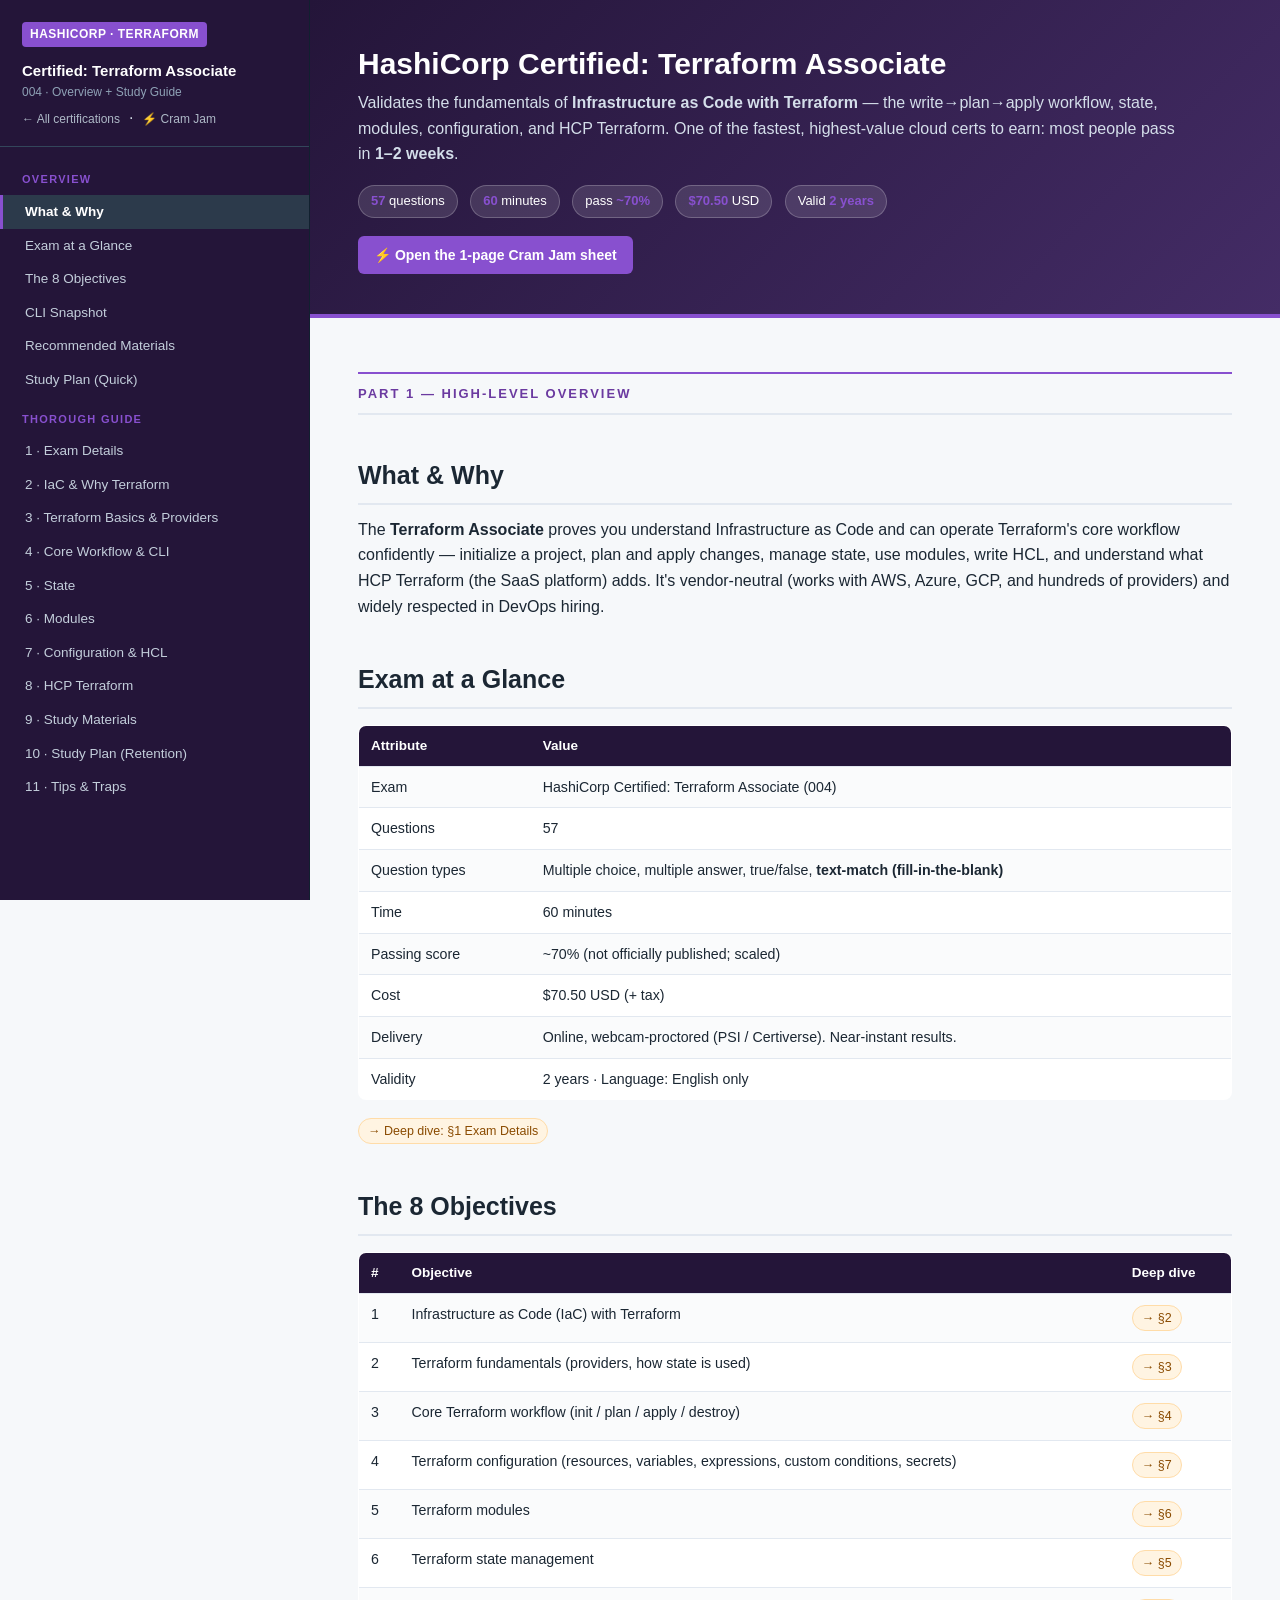
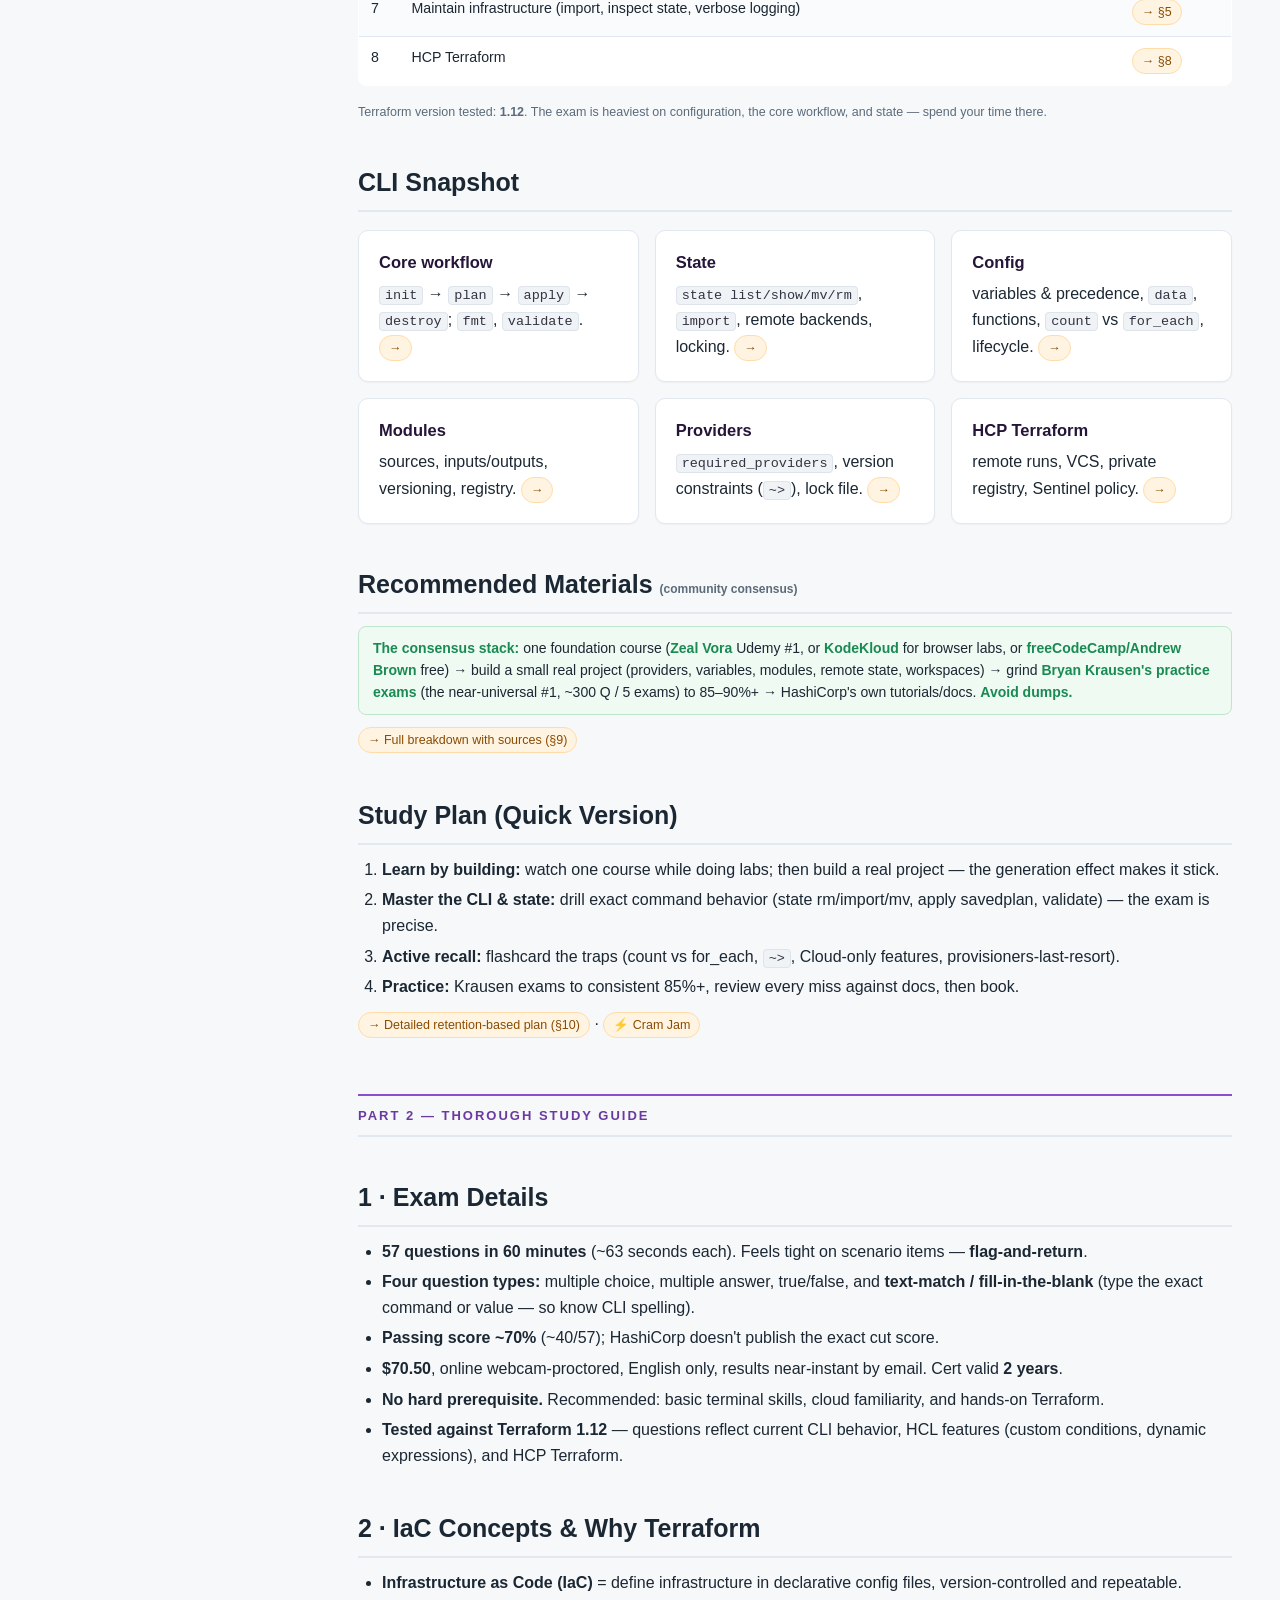
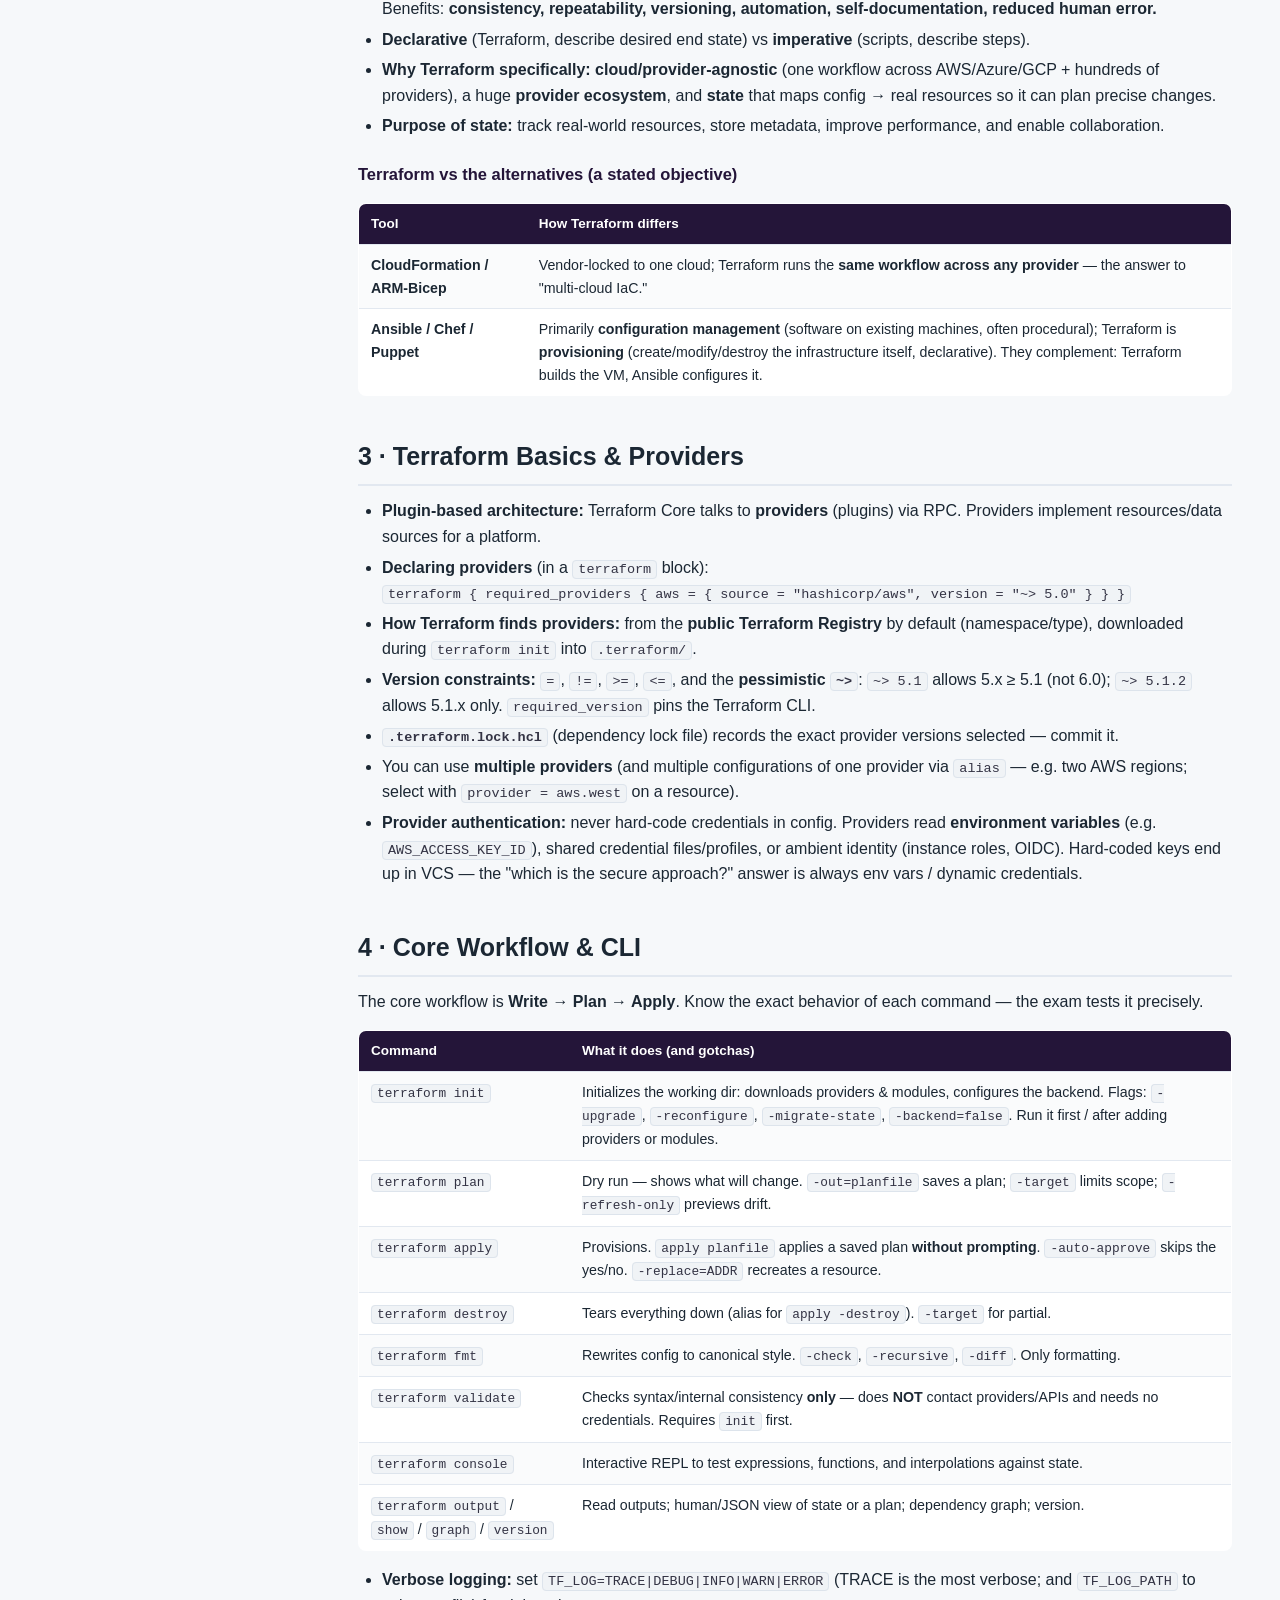
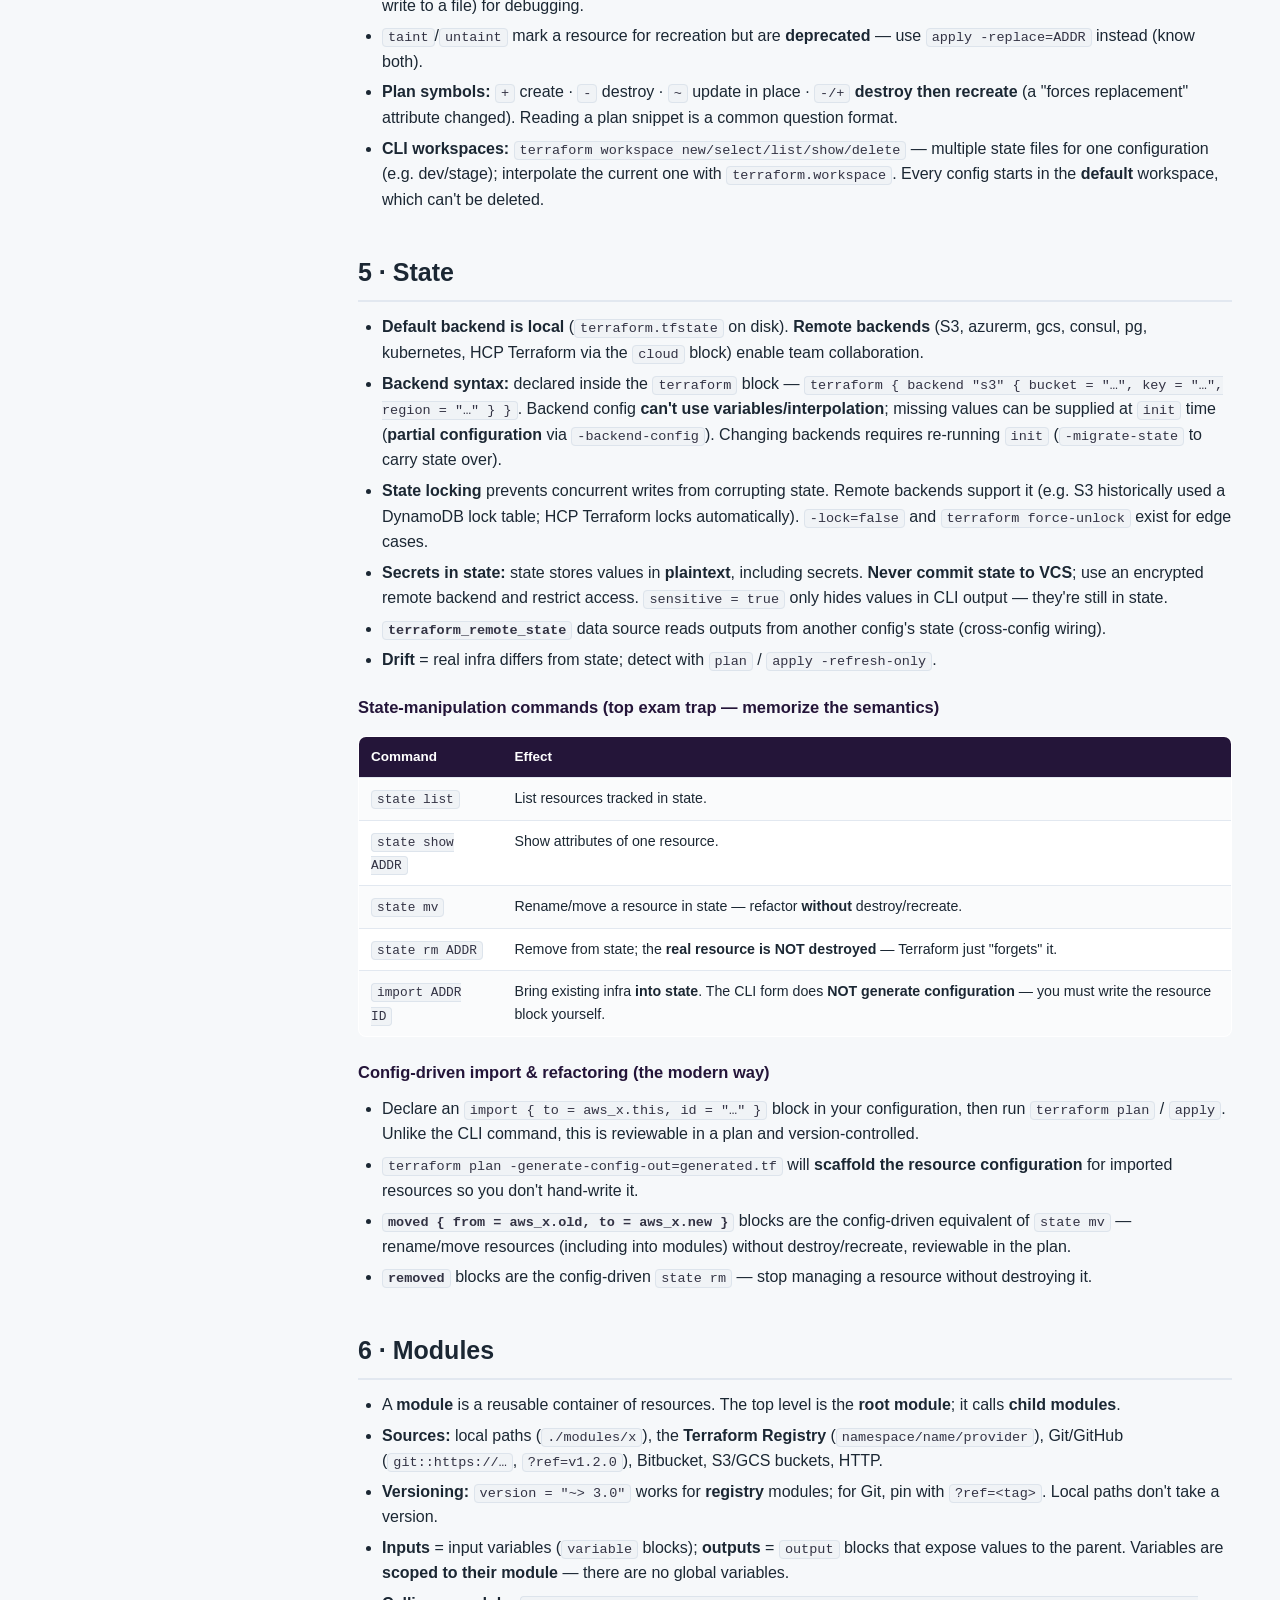
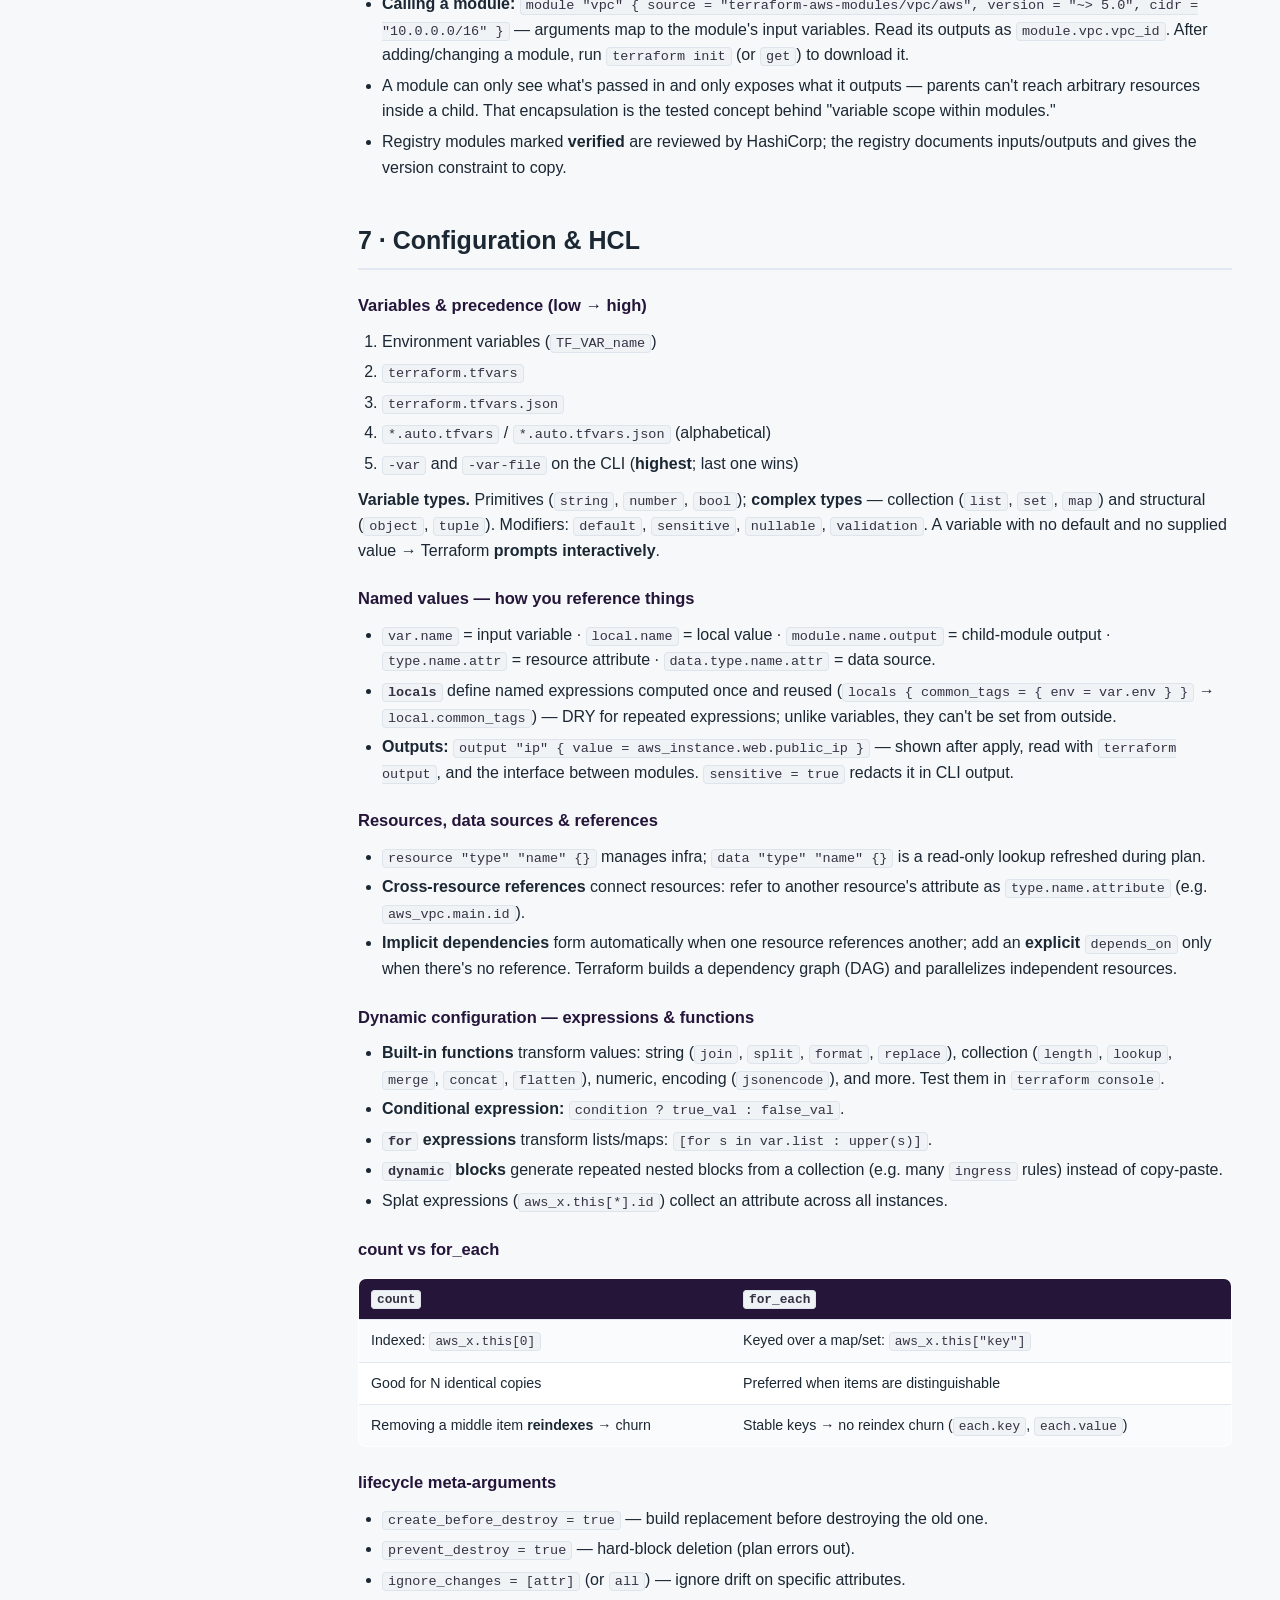
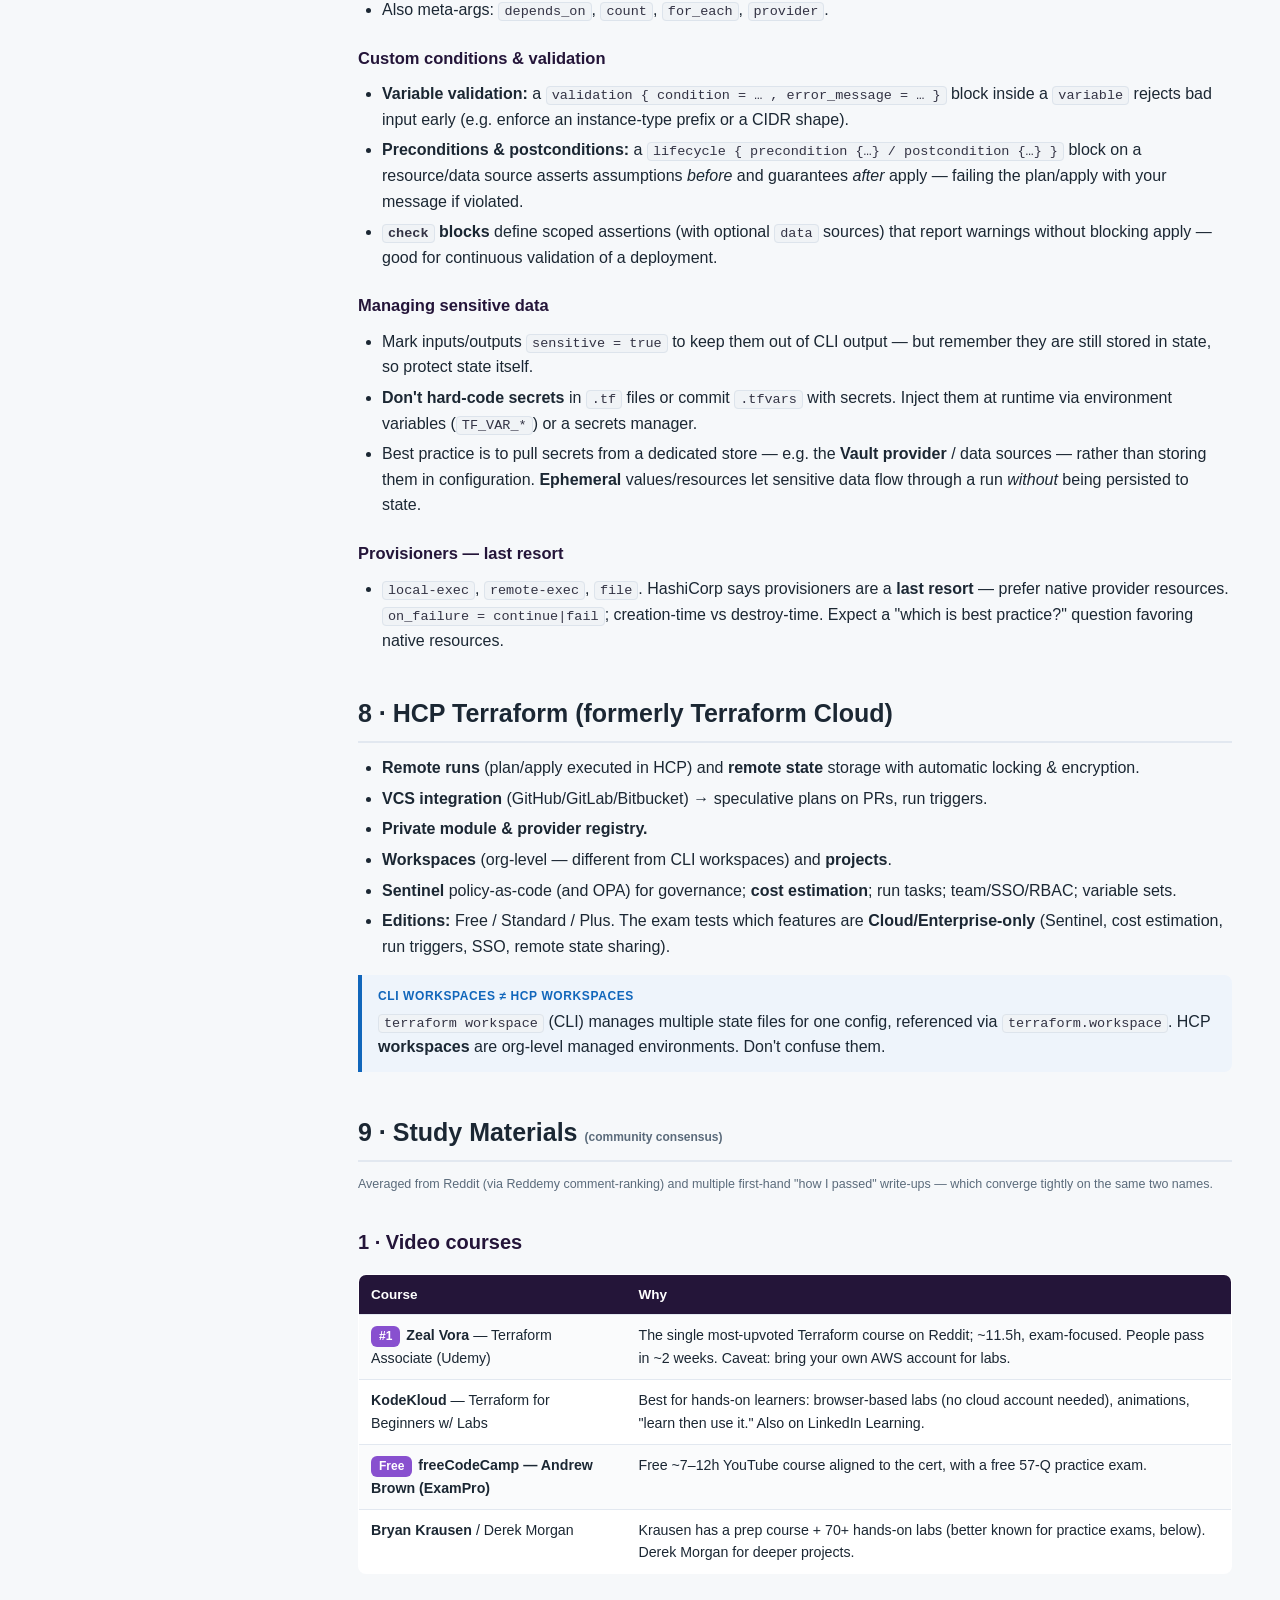
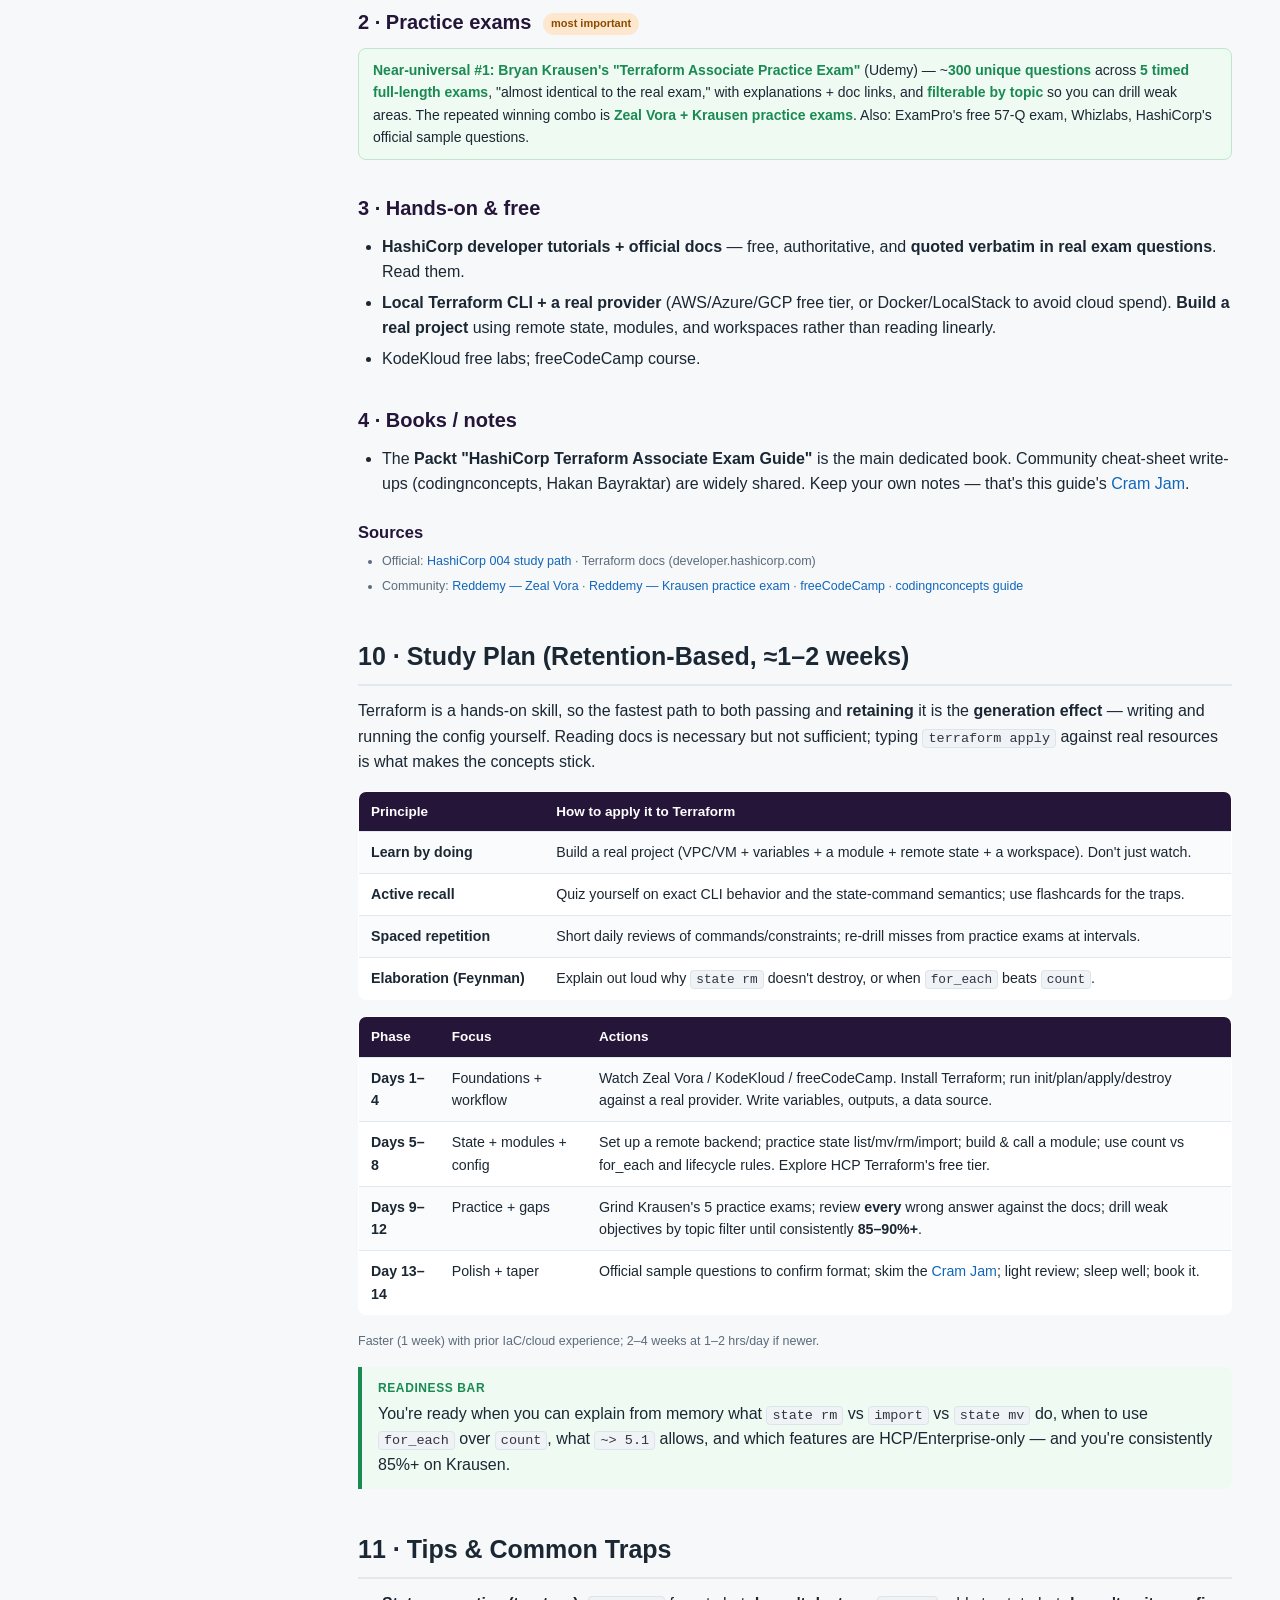
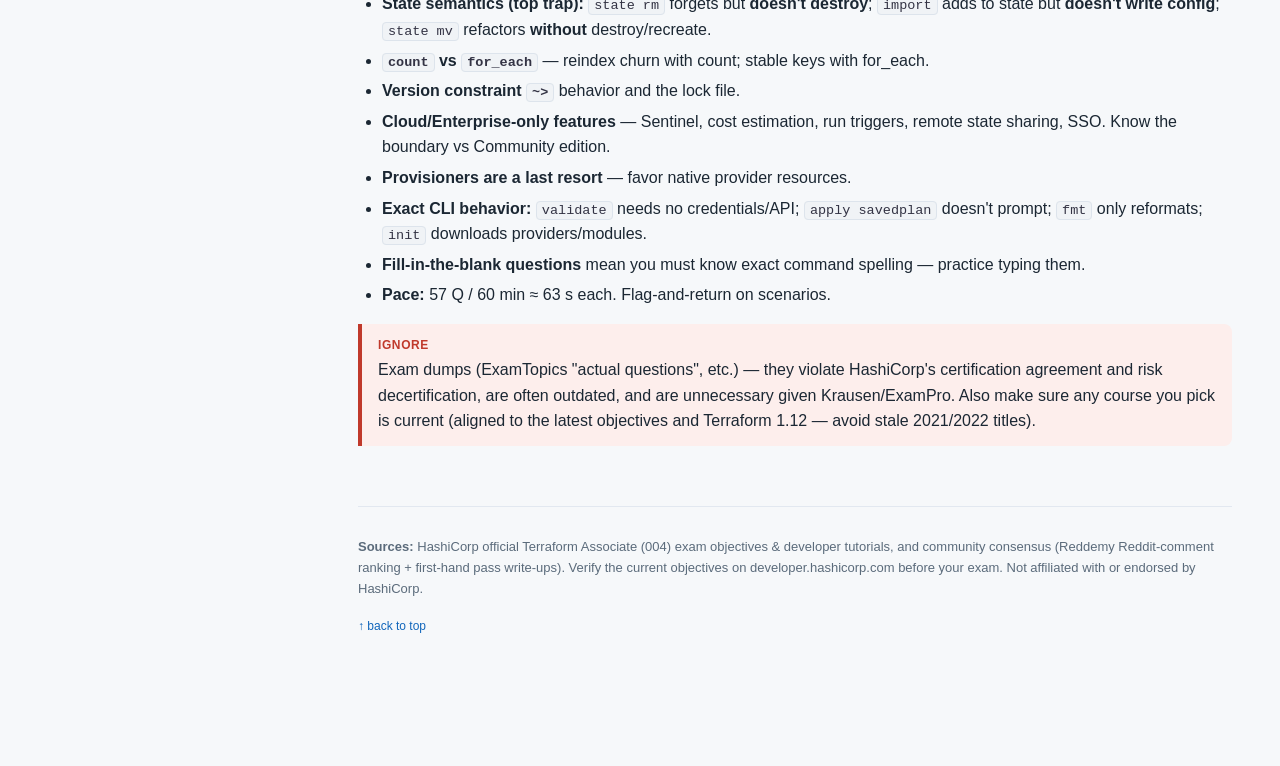
<file: terraform-associate/index.html>
<!DOCTYPE html>
<html lang="en">
<head>
<meta charset="UTF-8">
<meta name="viewport" content="width=device-width, initial-scale=1.0">
<title>HashiCorp Terraform Associate (004) — Study Guide</title>
<link rel="stylesheet" href="../assets/style.css">
</head>
<body class="theme-terraform">
<div class="layout">

  <nav class="sidebar" id="sidebar">
    <div class="brand">
      <span class="logo">HASHICORP · TERRAFORM</span>
      <h1>Certified: Terraform Associate</h1>
      <div class="sub">004 · Overview + Study Guide</div>
      <a class="home" href="../index.html">← All certifications</a> &nbsp;·&nbsp; <a class="home" href="cram.html">⚡ Cram Jam</a>
    </div>
    <div class="toc" id="toc">
      <div class="group-label">Overview</div>
      <a href="#ov-intro">What &amp; Why</a>
      <a href="#ov-glance">Exam at a Glance</a>
      <a href="#ov-objectives">The 8 Objectives</a>
      <a href="#ov-snapshot">CLI Snapshot</a>
      <a href="#ov-materials">Recommended Materials</a>
      <a href="#ov-plan">Study Plan (Quick)</a>

      <div class="group-label">Thorough Guide</div>
      <a href="#t-exam">1 · Exam Details</a>
      <a href="#t-iac">2 · IaC &amp; Why Terraform</a>
      <a href="#t-basics">3 · Terraform Basics &amp; Providers</a>
      <a href="#t-workflow">4 · Core Workflow &amp; CLI</a>
      <a href="#t-state">5 · State</a>
      <a href="#t-modules">6 · Modules</a>
      <a href="#t-config">7 · Configuration &amp; HCL</a>
      <a href="#t-hcp">8 · HCP Terraform</a>
      <a href="#t-materials">9 · Study Materials</a>
      <a href="#t-plan">10 · Study Plan (Retention)</a>
      <a href="#t-tips">11 · Tips &amp; Traps</a>
    </div>
  </nav>

  <main class="content">
    <div class="hero">
      <h1>HashiCorp Certified: Terraform Associate</h1>
      <p>Validates the fundamentals of <b>Infrastructure as Code with Terraform</b> — the write→plan→apply workflow, state, modules, configuration, and HCP Terraform. One of the fastest, highest-value cloud certs to earn: most people pass in <b>1–2 weeks</b>.</p>
      <span class="pill"><b>57</b> questions</span>
      <span class="pill"><b>60</b> minutes</span>
      <span class="pill">pass <b>~70%</b></span>
      <span class="pill"><b>$70.50</b> USD</span>
      <span class="pill">Valid <b>2 years</b></span>
      <div><a class="crambtn" href="cram.html">⚡ Open the 1-page Cram Jam sheet</a></div>
    </div>

    <!-- OVERVIEW -->
    <h2 class="part">Part 1 — High-Level Overview</h2>

    <section id="ov-intro">
      <h2>What &amp; Why</h2>
      <p>The <b>Terraform Associate</b> proves you understand Infrastructure as Code and can operate Terraform's core workflow confidently — initialize a project, plan and apply changes, manage state, use modules, write HCL, and understand what HCP Terraform (the SaaS platform) adds. It's vendor-neutral (works with AWS, Azure, GCP, and hundreds of providers) and widely respected in DevOps hiring.</p>
    </section>

    <section id="ov-glance">
      <h2>Exam at a Glance</h2>
      <table>
        <tr><th>Attribute</th><th>Value</th></tr>
        <tr><td>Exam</td><td>HashiCorp Certified: Terraform Associate (004)</td></tr>
        <tr><td>Questions</td><td>57</td></tr>
        <tr><td>Question types</td><td>Multiple choice, multiple answer, true/false, <b>text-match (fill-in-the-blank)</b></td></tr>
        <tr><td>Time</td><td>60 minutes</td></tr>
        <tr><td>Passing score</td><td>~70% (not officially published; scaled)</td></tr>
        <tr><td>Cost</td><td>$70.50 USD (+ tax)</td></tr>
        <tr><td>Delivery</td><td>Online, webcam-proctored (PSI / Certiverse). Near-instant results.</td></tr>
        <tr><td>Validity</td><td>2 years · Language: English only</td></tr>
      </table>
      <p><a class="jump" href="#t-exam">→ Deep dive: §1 Exam Details</a></p>
    </section>

    <section id="ov-objectives">
      <h2>The 8 Objectives</h2>
      <table>
        <tr><th>#</th><th>Objective</th><th>Deep dive</th></tr>
        <tr><td>1</td><td>Infrastructure as Code (IaC) with Terraform</td><td><a class="jump" href="#t-iac">→ §2</a></td></tr>
        <tr><td>2</td><td>Terraform fundamentals (providers, how state is used)</td><td><a class="jump" href="#t-basics">→ §3</a></td></tr>
        <tr><td>3</td><td>Core Terraform workflow (init / plan / apply / destroy)</td><td><a class="jump" href="#t-workflow">→ §4</a></td></tr>
        <tr><td>4</td><td>Terraform configuration (resources, variables, expressions, custom conditions, secrets)</td><td><a class="jump" href="#t-config">→ §7</a></td></tr>
        <tr><td>5</td><td>Terraform modules</td><td><a class="jump" href="#t-modules">→ §6</a></td></tr>
        <tr><td>6</td><td>Terraform state management</td><td><a class="jump" href="#t-state">→ §5</a></td></tr>
        <tr><td>7</td><td>Maintain infrastructure (import, inspect state, verbose logging)</td><td><a class="jump" href="#t-state">→ §5</a></td></tr>
        <tr><td>8</td><td>HCP Terraform</td><td><a class="jump" href="#t-hcp">→ §8</a></td></tr>
      </table>
      <p class="legend">Terraform version tested: <b>1.12</b>. The exam is heaviest on configuration, the core workflow, and state — spend your time there.</p>
    </section>

    <section id="ov-snapshot">
      <h2>CLI Snapshot</h2>
      <div class="grid">
        <div class="card"><h4>Core workflow</h4><code>init</code> → <code>plan</code> → <code>apply</code> → <code>destroy</code>; <code>fmt</code>, <code>validate</code>. <a class="jump" href="#t-workflow">→</a></div>
        <div class="card"><h4>State</h4><code>state list/show/mv/rm</code>, <code>import</code>, remote backends, locking. <a class="jump" href="#t-state">→</a></div>
        <div class="card"><h4>Config</h4>variables &amp; precedence, <code>data</code>, functions, <code>count</code> vs <code>for_each</code>, lifecycle. <a class="jump" href="#t-config">→</a></div>
        <div class="card"><h4>Modules</h4>sources, inputs/outputs, versioning, registry. <a class="jump" href="#t-modules">→</a></div>
        <div class="card"><h4>Providers</h4><code>required_providers</code>, version constraints (<code>~&gt;</code>), lock file. <a class="jump" href="#t-basics">→</a></div>
        <div class="card"><h4>HCP Terraform</h4>remote runs, VCS, private registry, Sentinel policy. <a class="jump" href="#t-hcp">→</a></div>
      </div>
    </section>

    <section id="ov-materials">
      <h2>Recommended Materials <span class="kbd">(community consensus)</span></h2>
      <div class="consensus"><b>The consensus stack:</b> one foundation course (<b>Zeal Vora</b> Udemy #1, or <b>KodeKloud</b> for browser labs, or <b>freeCodeCamp/Andrew Brown</b> free) → build a small real project (providers, variables, modules, remote state, workspaces) → grind <b>Bryan Krausen's practice exams</b> (the near-universal #1, ~300 Q / 5 exams) to 85–90%+ → HashiCorp's own tutorials/docs. <b>Avoid dumps.</b></div>
      <p><a class="jump" href="#t-materials">→ Full breakdown with sources (§9)</a></p>
    </section>

    <section id="ov-plan">
      <h2>Study Plan (Quick Version)</h2>
      <ol>
        <li><b>Learn by building:</b> watch one course while doing labs; then build a real project — the generation effect makes it stick.</li>
        <li><b>Master the CLI &amp; state:</b> drill exact command behavior (state rm/import/mv, apply savedplan, validate) — the exam is precise.</li>
        <li><b>Active recall:</b> flashcard the traps (count vs for_each, <code>~&gt;</code>, Cloud-only features, provisioners-last-resort).</li>
        <li><b>Practice:</b> Krausen exams to consistent 85%+, review every miss against docs, then book.</li>
      </ol>
      <p><a class="jump" href="#t-plan">→ Detailed retention-based plan (§10)</a> · <a class="jump" href="cram.html">⚡ Cram Jam</a></p>
    </section>

    <!-- THOROUGH -->
    <h2 class="part">Part 2 — Thorough Study Guide</h2>

    <section id="t-exam">
      <h2>1 · Exam Details</h2>
      <ul>
        <li><b>57 questions in 60 minutes</b> (~63 seconds each). Feels tight on scenario items — <b>flag-and-return</b>.</li>
        <li><b>Four question types:</b> multiple choice, multiple answer, true/false, and <b>text-match / fill-in-the-blank</b> (type the exact command or value — so know CLI spelling).</li>
        <li><b>Passing score ~70%</b> (~40/57); HashiCorp doesn't publish the exact cut score.</li>
        <li><b>$70.50</b>, online webcam-proctored, English only, results near-instant by email. Cert valid <b>2 years</b>.</li>
        <li><b>No hard prerequisite.</b> Recommended: basic terminal skills, cloud familiarity, and hands-on Terraform.</li>
        <li><b>Tested against Terraform 1.12</b> — questions reflect current CLI behavior, HCL features (custom conditions, dynamic expressions), and HCP Terraform.</li>
      </ul>
    </section>

    <section id="t-iac">
      <h2>2 · IaC Concepts &amp; Why Terraform</h2>
      <ul>
        <li><b>Infrastructure as Code (IaC)</b> = define infrastructure in declarative config files, version-controlled and repeatable. Benefits: <b>consistency, repeatability, versioning, automation, self-documentation, reduced human error.</b></li>
        <li><b>Declarative</b> (Terraform, describe desired end state) vs <b>imperative</b> (scripts, describe steps).</li>
        <li><b>Why Terraform specifically:</b> <b>cloud/provider-agnostic</b> (one workflow across AWS/Azure/GCP + hundreds of providers), a huge <b>provider ecosystem</b>, and <b>state</b> that maps config → real resources so it can plan precise changes.</li>
        <li><b>Purpose of state:</b> track real-world resources, store metadata, improve performance, and enable collaboration.</li>
      </ul>
      <h4>Terraform vs the alternatives (a stated objective)</h4>
      <table>
        <tr><th>Tool</th><th>How Terraform differs</th></tr>
        <tr><td><b>CloudFormation / ARM-Bicep</b></td><td>Vendor-locked to one cloud; Terraform runs the <b>same workflow across any provider</b> — the answer to "multi-cloud IaC."</td></tr>
        <tr><td><b>Ansible / Chef / Puppet</b></td><td>Primarily <b>configuration management</b> (software on existing machines, often procedural); Terraform is <b>provisioning</b> (create/modify/destroy the infrastructure itself, declarative). They complement: Terraform builds the VM, Ansible configures it.</td></tr>
      </table>
    </section>

    <section id="t-basics">
      <h2>3 · Terraform Basics &amp; Providers</h2>
      <ul>
        <li><b>Plugin-based architecture:</b> Terraform Core talks to <b>providers</b> (plugins) via RPC. Providers implement resources/data sources for a platform.</li>
        <li><b>Declaring providers</b> (in a <code>terraform</code> block):
          <br><code>terraform { required_providers { aws = { source = "hashicorp/aws", version = "~&gt; 5.0" } } }</code></li>
        <li><b>How Terraform finds providers:</b> from the <b>public Terraform Registry</b> by default (namespace/type), downloaded during <code>terraform init</code> into <code>.terraform/</code>.</li>
        <li><b>Version constraints:</b> <code>=</code>, <code>!=</code>, <code>&gt;=</code>, <code>&lt;=</code>, and the <b>pessimistic <code>~&gt;</code></b>: <code>~&gt; 5.1</code> allows 5.x ≥ 5.1 (not 6.0); <code>~&gt; 5.1.2</code> allows 5.1.x only. <code>required_version</code> pins the Terraform CLI.</li>
        <li><b><code>.terraform.lock.hcl</code></b> (dependency lock file) records the exact provider versions selected — commit it.</li>
        <li>You can use <b>multiple providers</b> (and multiple configurations of one provider via <code>alias</code> — e.g. two AWS regions; select with <code>provider = aws.west</code> on a resource).</li>
        <li><b>Provider authentication:</b> never hard-code credentials in config. Providers read <b>environment variables</b> (e.g. <code>AWS_ACCESS_KEY_ID</code>), shared credential files/profiles, or ambient identity (instance roles, OIDC). Hard-coded keys end up in VCS — the "which is the secure approach?" answer is always env vars / dynamic credentials.</li>
      </ul>
    </section>

    <section id="t-workflow">
      <h2>4 · Core Workflow &amp; CLI</h2>
      <p>The core workflow is <b>Write → Plan → Apply</b>. Know the exact behavior of each command — the exam tests it precisely.</p>
      <table>
        <tr><th>Command</th><th>What it does (and gotchas)</th></tr>
        <tr><td><code>terraform init</code></td><td>Initializes the working dir: downloads providers &amp; modules, configures the backend. Flags: <code>-upgrade</code>, <code>-reconfigure</code>, <code>-migrate-state</code>, <code>-backend=false</code>. Run it first / after adding providers or modules.</td></tr>
        <tr><td><code>terraform plan</code></td><td>Dry run — shows what will change. <code>-out=planfile</code> saves a plan; <code>-target</code> limits scope; <code>-refresh-only</code> previews drift.</td></tr>
        <tr><td><code>terraform apply</code></td><td>Provisions. <code>apply planfile</code> applies a saved plan <b>without prompting</b>. <code>-auto-approve</code> skips the yes/no. <code>-replace=ADDR</code> recreates a resource.</td></tr>
        <tr><td><code>terraform destroy</code></td><td>Tears everything down (alias for <code>apply -destroy</code>). <code>-target</code> for partial.</td></tr>
        <tr><td><code>terraform fmt</code></td><td>Rewrites config to canonical style. <code>-check</code>, <code>-recursive</code>, <code>-diff</code>. Only formatting.</td></tr>
        <tr><td><code>terraform validate</code></td><td>Checks syntax/internal consistency <b>only</b> — does <b>NOT</b> contact providers/APIs and needs no credentials. Requires <code>init</code> first.</td></tr>
        <tr><td><code>terraform console</code></td><td>Interactive REPL to test expressions, functions, and interpolations against state.</td></tr>
        <tr><td><code>terraform output</code> / <code>show</code> / <code>graph</code> / <code>version</code></td><td>Read outputs; human/JSON view of state or a plan; dependency graph; version.</td></tr>
      </table>
      <ul>
        <li><b>Verbose logging:</b> set <code>TF_LOG=TRACE|DEBUG|INFO|WARN|ERROR</code> (TRACE is the most verbose; and <code>TF_LOG_PATH</code> to write to a file) for debugging.</li>
        <li><code>taint</code>/<code>untaint</code> mark a resource for recreation but are <b>deprecated</b> — use <code>apply -replace=ADDR</code> instead (know both).</li>
        <li><b>Plan symbols:</b> <code>+</code> create · <code>-</code> destroy · <code>~</code> update in place · <code>-/+</code> <b>destroy then recreate</b> (a "forces replacement" attribute changed). Reading a plan snippet is a common question format.</li>
        <li><b>CLI workspaces:</b> <code>terraform workspace new/select/list/show/delete</code> — multiple state files for one configuration (e.g. dev/stage); interpolate the current one with <code>terraform.workspace</code>. Every config starts in the <b>default</b> workspace, which can't be deleted.</li>
      </ul>
    </section>

    <section id="t-state">
      <h2>5 · State</h2>
      <ul>
        <li><b>Default backend is local</b> (<code>terraform.tfstate</code> on disk). <b>Remote backends</b> (S3, azurerm, gcs, consul, pg, kubernetes, HCP Terraform via the <code>cloud</code> block) enable team collaboration.</li>
        <li><b>Backend syntax:</b> declared inside the <code>terraform</code> block — <code>terraform { backend "s3" { bucket = "…", key = "…", region = "…" } }</code>. Backend config <b>can't use variables/interpolation</b>; missing values can be supplied at <code>init</code> time (<b>partial configuration</b> via <code>-backend-config</code>). Changing backends requires re-running <code>init</code> (<code>-migrate-state</code> to carry state over).</li>
        <li><b>State locking</b> prevents concurrent writes from corrupting state. Remote backends support it (e.g. S3 historically used a DynamoDB lock table; HCP Terraform locks automatically). <code>-lock=false</code> and <code>terraform force-unlock</code> exist for edge cases.</li>
        <li><b>Secrets in state:</b> state stores values in <b>plaintext</b>, including secrets. <b>Never commit state to VCS</b>; use an encrypted remote backend and restrict access. <code>sensitive = true</code> only hides values in CLI output — they're still in state.</li>
        <li><b><code>terraform_remote_state</code></b> data source reads outputs from another config's state (cross-config wiring).</li>
        <li><b>Drift</b> = real infra differs from state; detect with <code>plan</code> / <code>apply -refresh-only</code>.</li>
      </ul>
      <h4>State-manipulation commands (top exam trap — memorize the semantics)</h4>
      <table>
        <tr><th>Command</th><th>Effect</th></tr>
        <tr><td><code>state list</code></td><td>List resources tracked in state.</td></tr>
        <tr><td><code>state show ADDR</code></td><td>Show attributes of one resource.</td></tr>
        <tr><td><code>state mv</code></td><td>Rename/move a resource in state — refactor <b>without</b> destroy/recreate.</td></tr>
        <tr><td><code>state rm ADDR</code></td><td>Remove from state; the <b>real resource is NOT destroyed</b> — Terraform just "forgets" it.</td></tr>
        <tr><td><code>import ADDR ID</code></td><td>Bring existing infra <b>into state</b>. The CLI form does <b>NOT generate configuration</b> — you must write the resource block yourself.</td></tr>
      </table>
      <h4>Config-driven import &amp; refactoring (the modern way)</h4>
      <ul>
        <li>Declare an <code>import { to = aws_x.this, id = "…" }</code> block in your configuration, then run <code>terraform plan</code> / <code>apply</code>. Unlike the CLI command, this is reviewable in a plan and version-controlled.</li>
        <li><code>terraform plan -generate-config-out=generated.tf</code> will <b>scaffold the resource configuration</b> for imported resources so you don't hand-write it.</li>
        <li><b><code>moved { from = aws_x.old, to = aws_x.new }</code></b> blocks are the config-driven equivalent of <code>state mv</code> — rename/move resources (including into modules) without destroy/recreate, reviewable in the plan.</li>
        <li><b><code>removed</code></b> blocks are the config-driven <code>state rm</code> — stop managing a resource without destroying it.</li>
      </ul>
    </section>

    <section id="t-modules">
      <h2>6 · Modules</h2>
      <ul>
        <li>A <b>module</b> is a reusable container of resources. The top level is the <b>root module</b>; it calls <b>child modules</b>.</li>
        <li><b>Sources:</b> local paths (<code>./modules/x</code>), the <b>Terraform Registry</b> (<code>namespace/name/provider</code>), Git/GitHub (<code>git::https://…</code>, <code>?ref=v1.2.0</code>), Bitbucket, S3/GCS buckets, HTTP.</li>
        <li><b>Versioning:</b> <code>version = "~&gt; 3.0"</code> works for <b>registry</b> modules; for Git, pin with <code>?ref=&lt;tag&gt;</code>. Local paths don't take a version.</li>
        <li><b>Inputs</b> = input variables (<code>variable</code> blocks); <b>outputs</b> = <code>output</code> blocks that expose values to the parent. Variables are <b>scoped to their module</b> — there are no global variables.</li>
        <li><b>Calling a module:</b> <code>module "vpc" { source = "terraform-aws-modules/vpc/aws", version = "~&gt; 5.0", cidr = "10.0.0.0/16" }</code> — arguments map to the module's input variables. Read its outputs as <code>module.vpc.vpc_id</code>. After adding/changing a module, run <code>terraform init</code> (or <code>get</code>) to download it.</li>
        <li>A module can only see what's passed in and only exposes what it outputs — parents can't reach arbitrary resources inside a child. That encapsulation is the tested concept behind "variable scope within modules."</li>
        <li>Registry modules marked <b>verified</b> are reviewed by HashiCorp; the registry documents inputs/outputs and gives the version constraint to copy.</li>
      </ul>
    </section>

    <section id="t-config">
      <h2>7 · Configuration &amp; HCL</h2>
      <h4>Variables &amp; precedence (low → high)</h4>
      <ol>
        <li>Environment variables (<code>TF_VAR_name</code>)</li>
        <li><code>terraform.tfvars</code></li>
        <li><code>terraform.tfvars.json</code></li>
        <li><code>*.auto.tfvars</code> / <code>*.auto.tfvars.json</code> (alphabetical)</li>
        <li><code>-var</code> and <code>-var-file</code> on the CLI (<b>highest</b>; last one wins)</li>
      </ol>
      <p><b>Variable types.</b> Primitives (<code>string</code>, <code>number</code>, <code>bool</code>); <b>complex types</b> — collection (<code>list</code>, <code>set</code>, <code>map</code>) and structural (<code>object</code>, <code>tuple</code>). Modifiers: <code>default</code>, <code>sensitive</code>, <code>nullable</code>, <code>validation</code>. A variable with no default and no supplied value → Terraform <b>prompts interactively</b>.</p>
      <h4>Named values — how you reference things</h4>
      <ul>
        <li><code>var.name</code> = input variable · <code>local.name</code> = local value · <code>module.name.output</code> = child-module output · <code>type.name.attr</code> = resource attribute · <code>data.type.name.attr</code> = data source.</li>
        <li><b><code>locals</code></b> define named expressions computed once and reused (<code>locals { common_tags = { env = var.env } }</code> → <code>local.common_tags</code>) — DRY for repeated expressions; unlike variables, they can't be set from outside.</li>
        <li><b>Outputs:</b> <code>output "ip" { value = aws_instance.web.public_ip }</code> — shown after apply, read with <code>terraform output</code>, and the interface between modules. <code>sensitive = true</code> redacts it in CLI output.</li>
      </ul>
      <h4>Resources, data sources &amp; references</h4>
      <ul>
        <li><code>resource "type" "name" {}</code> manages infra; <code>data "type" "name" {}</code> is a read-only lookup refreshed during plan.</li>
        <li><b>Cross-resource references</b> connect resources: refer to another resource's attribute as <code>type.name.attribute</code> (e.g. <code>aws_vpc.main.id</code>).</li>
        <li><b>Implicit dependencies</b> form automatically when one resource references another; add an <b>explicit</b> <code>depends_on</code> only when there's no reference. Terraform builds a dependency graph (DAG) and parallelizes independent resources.</li>
      </ul>
      <h4>Dynamic configuration — expressions &amp; functions</h4>
      <ul>
        <li><b>Built-in functions</b> transform values: string (<code>join</code>, <code>split</code>, <code>format</code>, <code>replace</code>), collection (<code>length</code>, <code>lookup</code>, <code>merge</code>, <code>concat</code>, <code>flatten</code>), numeric, encoding (<code>jsonencode</code>), and more. Test them in <code>terraform console</code>.</li>
        <li><b>Conditional expression:</b> <code>condition ? true_val : false_val</code>.</li>
        <li><b><code>for</code> expressions</b> transform lists/maps: <code>[for s in var.list : upper(s)]</code>.</li>
        <li><b><code>dynamic</code> blocks</b> generate repeated nested blocks from a collection (e.g. many <code>ingress</code> rules) instead of copy-paste.</li>
        <li>Splat expressions (<code>aws_x.this[*].id</code>) collect an attribute across all instances.</li>
      </ul>
      <h4>count vs for_each</h4>
      <table>
        <tr><th><code>count</code></th><th><code>for_each</code></th></tr>
        <tr><td>Indexed: <code>aws_x.this[0]</code></td><td>Keyed over a map/set: <code>aws_x.this["key"]</code></td></tr>
        <tr><td>Good for N identical copies</td><td>Preferred when items are distinguishable</td></tr>
        <tr><td>Removing a middle item <b>reindexes</b> → churn</td><td>Stable keys → no reindex churn (<code>each.key</code>, <code>each.value</code>)</td></tr>
      </table>
      <h4>lifecycle meta-arguments</h4>
      <ul>
        <li><code>create_before_destroy = true</code> — build replacement before destroying the old one.</li>
        <li><code>prevent_destroy = true</code> — hard-block deletion (plan errors out).</li>
        <li><code>ignore_changes = [attr]</code> (or <code>all</code>) — ignore drift on specific attributes.</li>
        <li>Also meta-args: <code>depends_on</code>, <code>count</code>, <code>for_each</code>, <code>provider</code>.</li>
      </ul>
      <h4>Custom conditions &amp; validation</h4>
      <ul>
        <li><b>Variable validation:</b> a <code>validation { condition = … , error_message = … }</code> block inside a <code>variable</code> rejects bad input early (e.g. enforce an instance-type prefix or a CIDR shape).</li>
        <li><b>Preconditions &amp; postconditions:</b> a <code>lifecycle { precondition {…} / postcondition {…} }</code> block on a resource/data source asserts assumptions <i>before</i> and guarantees <i>after</i> apply — failing the plan/apply with your message if violated.</li>
        <li><b><code>check</code> blocks</b> define scoped assertions (with optional <code>data</code> sources) that report warnings without blocking apply — good for continuous validation of a deployment.</li>
      </ul>
      <h4>Managing sensitive data</h4>
      <ul>
        <li>Mark inputs/outputs <code>sensitive = true</code> to keep them out of CLI output — but remember they are still stored in state, so protect state itself.</li>
        <li><b>Don't hard-code secrets</b> in <code>.tf</code> files or commit <code>.tfvars</code> with secrets. Inject them at runtime via environment variables (<code>TF_VAR_*</code>) or a secrets manager.</li>
        <li>Best practice is to pull secrets from a dedicated store — e.g. the <b>Vault provider</b> / data sources — rather than storing them in configuration. <b>Ephemeral</b> values/resources let sensitive data flow through a run <i>without</i> being persisted to state.</li>
      </ul>
      <h4>Provisioners — last resort</h4>
      <ul>
        <li><code>local-exec</code>, <code>remote-exec</code>, <code>file</code>. HashiCorp says provisioners are a <b>last resort</b> — prefer native provider resources. <code>on_failure = continue|fail</code>; creation-time vs destroy-time. Expect a "which is best practice?" question favoring native resources.</li>
      </ul>
    </section>

    <section id="t-hcp">
      <h2>8 · HCP Terraform (formerly Terraform Cloud)</h2>
      <ul>
        <li><b>Remote runs</b> (plan/apply executed in HCP) and <b>remote state</b> storage with automatic locking &amp; encryption.</li>
        <li><b>VCS integration</b> (GitHub/GitLab/Bitbucket) → speculative plans on PRs, run triggers.</li>
        <li><b>Private module &amp; provider registry.</b></li>
        <li><b>Workspaces</b> (org-level — different from CLI workspaces) and <b>projects</b>.</li>
        <li><b>Sentinel</b> policy-as-code (and OPA) for governance; <b>cost estimation</b>; run tasks; team/SSO/RBAC; variable sets.</li>
        <li><b>Editions:</b> Free / Standard / Plus. The exam tests which features are <b>Cloud/Enterprise-only</b> (Sentinel, cost estimation, run triggers, SSO, remote state sharing).</li>
      </ul>
      <div class="callout note"><span class="lbl">CLI workspaces ≠ HCP workspaces</span> <code>terraform workspace</code> (CLI) manages multiple state files for one config, referenced via <code>terraform.workspace</code>. HCP <b>workspaces</b> are org-level managed environments. Don't confuse them.</div>
    </section>

    <!-- MATERIALS -->
    <section id="t-materials">
      <h2>9 · Study Materials <span class="kbd">(community consensus)</span></h2>
      <p class="legend">Averaged from Reddit (via Reddemy comment-ranking) and multiple first-hand "how I passed" write-ups — which converge tightly on the same two names.</p>

      <h3>1 · Video courses</h3>
      <table>
        <tr><th>Course</th><th>Why</th></tr>
        <tr><td><span class="rank">#1</span><b>Zeal Vora</b> — Terraform Associate (Udemy)</td><td>The single most-upvoted Terraform course on Reddit; ~11.5h, exam-focused. People pass in ~2 weeks. Caveat: bring your own AWS account for labs.</td></tr>
        <tr><td><b>KodeKloud</b> — Terraform for Beginners w/ Labs</td><td>Best for hands-on learners: browser-based labs (no cloud account needed), animations, "learn then use it." Also on LinkedIn Learning.</td></tr>
        <tr><td><span class="rank">Free</span><b>freeCodeCamp — Andrew Brown (ExamPro)</b></td><td>Free ~7–12h YouTube course aligned to the cert, with a free 57-Q practice exam.</td></tr>
        <tr><td><b>Bryan Krausen</b> / Derek Morgan</td><td>Krausen has a prep course + 70+ hands-on labs (better known for practice exams, below). Derek Morgan for deeper projects.</td></tr>
      </table>

      <h3>2 · Practice exams <span class="tag d1">most important</span></h3>
      <div class="consensus"><b>Near-universal #1:</b> <b>Bryan Krausen's "Terraform Associate Practice Exam"</b> (Udemy) — ~<b>300 unique questions</b> across <b>5 timed full-length exams</b>, "almost identical to the real exam," with explanations + doc links, and <b>filterable by topic</b> so you can drill weak areas. The repeated winning combo is <b>Zeal Vora + Krausen practice exams</b>. Also: ExamPro's free 57-Q exam, Whizlabs, HashiCorp's official sample questions.</div>

      <h3>3 · Hands-on &amp; free</h3>
      <ul>
        <li><b>HashiCorp developer tutorials + official docs</b> — free, authoritative, and <b>quoted verbatim in real exam questions</b>. Read them.</li>
        <li><b>Local Terraform CLI + a real provider</b> (AWS/Azure/GCP free tier, or Docker/LocalStack to avoid cloud spend). <b>Build a real project</b> using remote state, modules, and workspaces rather than reading linearly.</li>
        <li>KodeKloud free labs; freeCodeCamp course.</li>
      </ul>

      <h3>4 · Books / notes</h3>
      <ul>
        <li>The <b>Packt "HashiCorp Terraform Associate Exam Guide"</b> is the main dedicated book. Community cheat-sheet write-ups (codingnconcepts, Hakan Bayraktar) are widely shared. Keep your own notes — that's this guide's <a href="cram.html">Cram Jam</a>.</li>
      </ul>

      <h4>Sources</h4>
      <ul class="legend">
        <li>Official: <a href="https://developer.hashicorp.com/terraform/tutorials/certification-004/associate-study-004" target="_blank" rel="noopener">HashiCorp 004 study path</a> · Terraform docs (developer.hashicorp.com)</li>
        <li>Community: <a href="https://reddemy.com/course/terraform-beginner-to-advanced/" target="_blank" rel="noopener">Reddemy — Zeal Vora</a> · <a href="https://reddemy.com/course/terraform-associate-practice-exam/" target="_blank" rel="noopener">Reddemy — Krausen practice exam</a> · <a href="https://www.freecodecamp.org/news/hashicorp-terraform-associate-certification-study-course-pass-the-exam-with-this-free-12-hour-course/" target="_blank" rel="noopener">freeCodeCamp</a> · <a href="https://codingnconcepts.com/post/terraform-associate-exam-guide/" target="_blank" rel="noopener">codingnconcepts guide</a></li>
      </ul>
    </section>

    <!-- PLAN -->
    <section id="t-plan">
      <h2>10 · Study Plan (Retention-Based, ≈1–2 weeks)</h2>
      <p>Terraform is a hands-on skill, so the fastest path to both passing and <b>retaining</b> it is the <b>generation effect</b> — writing and running the config yourself. Reading docs is necessary but not sufficient; typing <code>terraform apply</code> against real resources is what makes the concepts stick.</p>
      <table>
        <tr><th>Principle</th><th>How to apply it to Terraform</th></tr>
        <tr><td><b>Learn by doing</b></td><td>Build a real project (VPC/VM + variables + a module + remote state + a workspace). Don't just watch.</td></tr>
        <tr><td><b>Active recall</b></td><td>Quiz yourself on exact CLI behavior and the state-command semantics; use flashcards for the traps.</td></tr>
        <tr><td><b>Spaced repetition</b></td><td>Short daily reviews of commands/constraints; re-drill misses from practice exams at intervals.</td></tr>
        <tr><td><b>Elaboration (Feynman)</b></td><td>Explain out loud why <code>state rm</code> doesn't destroy, or when <code>for_each</code> beats <code>count</code>.</td></tr>
      </table>
      <table>
        <tr><th>Phase</th><th>Focus</th><th>Actions</th></tr>
        <tr><td><b>Days 1–4</b></td><td>Foundations + workflow</td><td>Watch Zeal Vora / KodeKloud / freeCodeCamp. Install Terraform; run init/plan/apply/destroy against a real provider. Write variables, outputs, a data source.</td></tr>
        <tr><td><b>Days 5–8</b></td><td>State + modules + config</td><td>Set up a remote backend; practice state list/mv/rm/import; build &amp; call a module; use count vs for_each and lifecycle rules. Explore HCP Terraform's free tier.</td></tr>
        <tr><td><b>Days 9–12</b></td><td>Practice + gaps</td><td>Grind Krausen's 5 practice exams; review <b>every</b> wrong answer against the docs; drill weak objectives by topic filter until consistently <b>85–90%+</b>.</td></tr>
        <tr><td><b>Day 13–14</b></td><td>Polish + taper</td><td>Official sample questions to confirm format; skim the <a href="cram.html">Cram Jam</a>; light review; sleep well; book it.</td></tr>
      </table>
      <p class="legend">Faster (1 week) with prior IaC/cloud experience; 2–4 weeks at 1–2 hrs/day if newer.</p>
      <div class="callout tip"><span class="lbl">Readiness bar</span> You're ready when you can explain from memory what <code>state rm</code> vs <code>import</code> vs <code>state mv</code> do, when to use <code>for_each</code> over <code>count</code>, what <code>~&gt; 5.1</code> allows, and which features are HCP/Enterprise-only — and you're consistently 85%+ on Krausen.</div>
    </section>

    <!-- TIPS -->
    <section id="t-tips">
      <h2>11 · Tips &amp; Common Traps</h2>
      <ul>
        <li><b>State semantics (top trap):</b> <code>state rm</code> forgets but <b>doesn't destroy</b>; <code>import</code> adds to state but <b>doesn't write config</b>; <code>state mv</code> refactors <b>without</b> destroy/recreate.</li>
        <li><b><code>count</code> vs <code>for_each</code></b> — reindex churn with count; stable keys with for_each.</li>
        <li><b>Version constraint <code>~&gt;</code></b> behavior and the lock file.</li>
        <li><b>Cloud/Enterprise-only features</b> — Sentinel, cost estimation, run triggers, remote state sharing, SSO. Know the boundary vs Community edition.</li>
        <li><b>Provisioners are a last resort</b> — favor native provider resources.</li>
        <li><b>Exact CLI behavior:</b> <code>validate</code> needs no credentials/API; <code>apply savedplan</code> doesn't prompt; <code>fmt</code> only reformats; <code>init</code> downloads providers/modules.</li>
        <li><b>Fill-in-the-blank questions</b> mean you must know exact command spelling — practice typing them.</li>
        <li><b>Pace:</b> 57 Q / 60 min ≈ 63 s each. Flag-and-return on scenarios.</li>
      </ul>
      <div class="callout trap"><span class="lbl">Ignore</span> Exam dumps (ExamTopics "actual questions", etc.) — they violate HashiCorp's certification agreement and risk decertification, are often outdated, and are unnecessary given Krausen/ExamPro. Also make sure any course you pick is current (aligned to the latest objectives and Terraform 1.12 — avoid stale 2021/2022 titles).</div>

      <div class="footer">
        <p><b>Sources:</b> HashiCorp official Terraform Associate (004) exam objectives &amp; developer tutorials, and community consensus (Reddemy Reddit-comment ranking + first-hand pass write-ups). Verify the current objectives on developer.hashicorp.com before your exam. Not affiliated with or endorsed by HashiCorp.</p>
      </div>
      <p class="backtop"><a href="#top">↑ back to top</a></p>
    </section>

  </main>
</div>
<a id="top"></a>
<script src="../assets/scrollspy.js"></script>
</body>
</html>
</file>
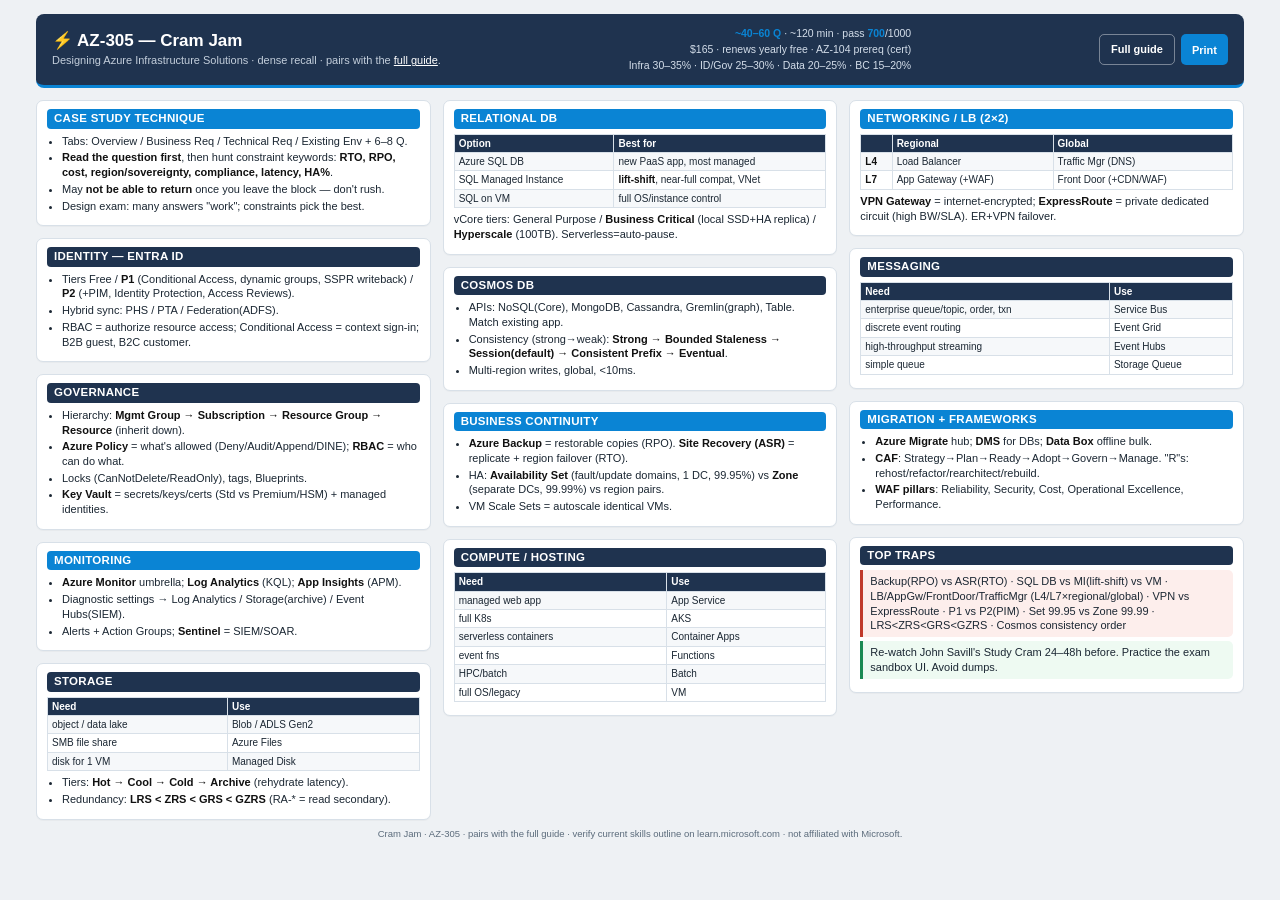
<file: az-305/cram.html>
<!DOCTYPE html>
<html lang="en">
<head>
<meta charset="UTF-8">
<meta name="viewport" content="width=device-width, initial-scale=1.0">
<title>AZ-305 — Cram Jam (1-page)</title>
<link rel="stylesheet" href="../assets/cram.css">
</head>
<body class="theme-azure">
<div class="wrap">
  <div class="topbar">
    <div>
      <h1>⚡ AZ-305 — Cram Jam</h1>
      <div class="sub">Designing Azure Infrastructure Solutions · dense recall · pairs with the <a href="index.html" style="color:#fff;text-decoration:underline;">full guide</a>.</div>
    </div>
    <div class="meta">
      <b>~40–60 Q</b> · ~120 min · pass <b>700</b>/1000<br>
      $165 · renews yearly free · AZ-104 prereq (cert)<br>
      Infra 30–35% · ID/Gov 25–30% · Data 20–25% · BC 15–20%
    </div>
    <div class="btns">
      <a class="btn ghost" href="index.html">Full guide</a>
      <button class="btn" onclick="window.print()">Print</button>
    </div>
  </div>

  <div class="cols">

    <div class="box">
      <h2>Case Study Technique</h2>
      <ul>
        <li>Tabs: Overview / Business Req / Technical Req / Existing Env + 6–8 Q.</li>
        <li><b>Read the question first</b>, then hunt constraint keywords: <b>RTO, RPO, cost, region/sovereignty, compliance, latency, HA%</b>.</li>
        <li>May <b>not be able to return</b> once you leave the block — don't rush.</li>
        <li>Design exam: many answers "work"; constraints pick the best.</li>
      </ul>
    </div>

    <div class="box">
      <h2 class="alt">Identity — Entra ID</h2>
      <ul>
        <li>Tiers Free / <b>P1</b> (Conditional Access, dynamic groups, SSPR writeback) / <b>P2</b> (+PIM, Identity Protection, Access Reviews).</li>
        <li>Hybrid sync: PHS / PTA / Federation(ADFS).</li>
        <li>RBAC = authorize resource access; Conditional Access = context sign-in; B2B guest, B2C customer.</li>
      </ul>
    </div>

    <div class="box">
      <h2 class="alt">Governance</h2>
      <ul>
        <li>Hierarchy: <b>Mgmt Group → Subscription → Resource Group → Resource</b> (inherit down).</li>
        <li><b>Azure Policy</b> = what's allowed (Deny/Audit/Append/DINE); <b>RBAC</b> = who can do what.</li>
        <li>Locks (CanNotDelete/ReadOnly), tags, Blueprints.</li>
        <li><b>Key Vault</b> = secrets/keys/certs (Std vs Premium/HSM) + managed identities.</li>
      </ul>
    </div>

    <div class="box">
      <h2>Monitoring</h2>
      <ul>
        <li><b>Azure Monitor</b> umbrella; <b>Log Analytics</b> (KQL); <b>App Insights</b> (APM).</li>
        <li>Diagnostic settings → Log Analytics / Storage(archive) / Event Hubs(SIEM).</li>
        <li>Alerts + Action Groups; <b>Sentinel</b> = SIEM/SOAR.</li>
      </ul>
    </div>

    <div class="box">
      <h2 class="alt">Storage</h2>
      <table class="mini">
        <tr><th>Need</th><th>Use</th></tr>
        <tr><td>object / data lake</td><td>Blob / ADLS Gen2</td></tr>
        <tr><td>SMB file share</td><td>Azure Files</td></tr>
        <tr><td>disk for 1 VM</td><td>Managed Disk</td></tr>
      </table>
      <ul>
        <li>Tiers: <b>Hot → Cool → Cold → Archive</b> (rehydrate latency).</li>
        <li>Redundancy: <b>LRS &lt; ZRS &lt; GRS &lt; GZRS</b> (RA-* = read secondary).</li>
      </ul>
    </div>

    <div class="box">
      <h2>Relational DB</h2>
      <table class="mini">
        <tr><th>Option</th><th>Best for</th></tr>
        <tr><td>Azure SQL DB</td><td>new PaaS app, most managed</td></tr>
        <tr><td>SQL Managed Instance</td><td><b>lift-shift</b>, near-full compat, VNet</td></tr>
        <tr><td>SQL on VM</td><td>full OS/instance control</td></tr>
      </table>
      <p>vCore tiers: General Purpose / <b>Business Critical</b> (local SSD+HA replica) / <b>Hyperscale</b> (100TB). Serverless=auto-pause.</p>
    </div>

    <div class="box">
      <h2 class="alt">Cosmos DB</h2>
      <ul>
        <li>APIs: NoSQL(Core), MongoDB, Cassandra, Gremlin(graph), Table. Match existing app.</li>
        <li>Consistency (strong→weak): <b>Strong → Bounded Staleness → Session(default) → Consistent Prefix → Eventual</b>.</li>
        <li>Multi-region writes, global, &lt;10ms.</li>
      </ul>
    </div>

    <div class="box">
      <h2>Business Continuity</h2>
      <ul>
        <li><b>Azure Backup</b> = restorable copies (RPO). <b>Site Recovery (ASR)</b> = replicate + region failover (RTO).</li>
        <li>HA: <b>Availability Set</b> (fault/update domains, 1 DC, 99.95%) vs <b>Zone</b> (separate DCs, 99.99%) vs region pairs.</li>
        <li>VM Scale Sets = autoscale identical VMs.</li>
      </ul>
    </div>

    <div class="box">
      <h2 class="alt">Compute / Hosting</h2>
      <table class="mini">
        <tr><th>Need</th><th>Use</th></tr>
        <tr><td>managed web app</td><td>App Service</td></tr>
        <tr><td>full K8s</td><td>AKS</td></tr>
        <tr><td>serverless containers</td><td>Container Apps</td></tr>
        <tr><td>event fns</td><td>Functions</td></tr>
        <tr><td>HPC/batch</td><td>Batch</td></tr>
        <tr><td>full OS/legacy</td><td>VM</td></tr>
      </table>
    </div>

    <div class="box">
      <h2>Networking / LB (2×2)</h2>
      <table class="mini">
        <tr><th></th><th>Regional</th><th>Global</th></tr>
        <tr><td><b>L4</b></td><td>Load Balancer</td><td>Traffic Mgr (DNS)</td></tr>
        <tr><td><b>L7</b></td><td>App Gateway (+WAF)</td><td>Front Door (+CDN/WAF)</td></tr>
      </table>
      <p><b>VPN Gateway</b> = internet-encrypted; <b>ExpressRoute</b> = private dedicated circuit (high BW/SLA). ER+VPN failover.</p>
    </div>

    <div class="box">
      <h2 class="alt">Messaging</h2>
      <table class="mini">
        <tr><th>Need</th><th>Use</th></tr>
        <tr><td>enterprise queue/topic, order, txn</td><td>Service Bus</td></tr>
        <tr><td>discrete event routing</td><td>Event Grid</td></tr>
        <tr><td>high-throughput streaming</td><td>Event Hubs</td></tr>
        <tr><td>simple queue</td><td>Storage Queue</td></tr>
      </table>
    </div>

    <div class="box">
      <h2>Migration + Frameworks</h2>
      <ul>
        <li><b>Azure Migrate</b> hub; <b>DMS</b> for DBs; <b>Data Box</b> offline bulk.</li>
        <li><b>CAF</b>: Strategy→Plan→Ready→Adopt→Govern→Manage. "R"s: rehost/refactor/rearchitect/rebuild.</li>
        <li><b>WAF pillars</b>: Reliability, Security, Cost, Operational Excellence, Performance.</li>
      </ul>
    </div>

    <div class="box">
      <h2 class="alt">Top Traps</h2>
      <div class="warn">Backup(RPO) vs ASR(RTO) · SQL DB vs MI(lift-shift) vs VM · LB/AppGw/FrontDoor/TrafficMgr (L4/L7×regional/global) · VPN vs ExpressRoute · P1 vs P2(PIM) · Set 99.95 vs Zone 99.99 · LRS&lt;ZRS&lt;GRS&lt;GZRS · Cosmos consistency order</div>
      <div class="tip">Re-watch John Savill's Study Cram 24–48h before. Practice the exam sandbox UI. Avoid dumps.</div>
    </div>

  </div>
  <div class="footnote">Cram Jam · AZ-305 · pairs with the full guide · verify current skills outline on learn.microsoft.com · not affiliated with Microsoft.</div>
</div>
</body>
</html>
</file>
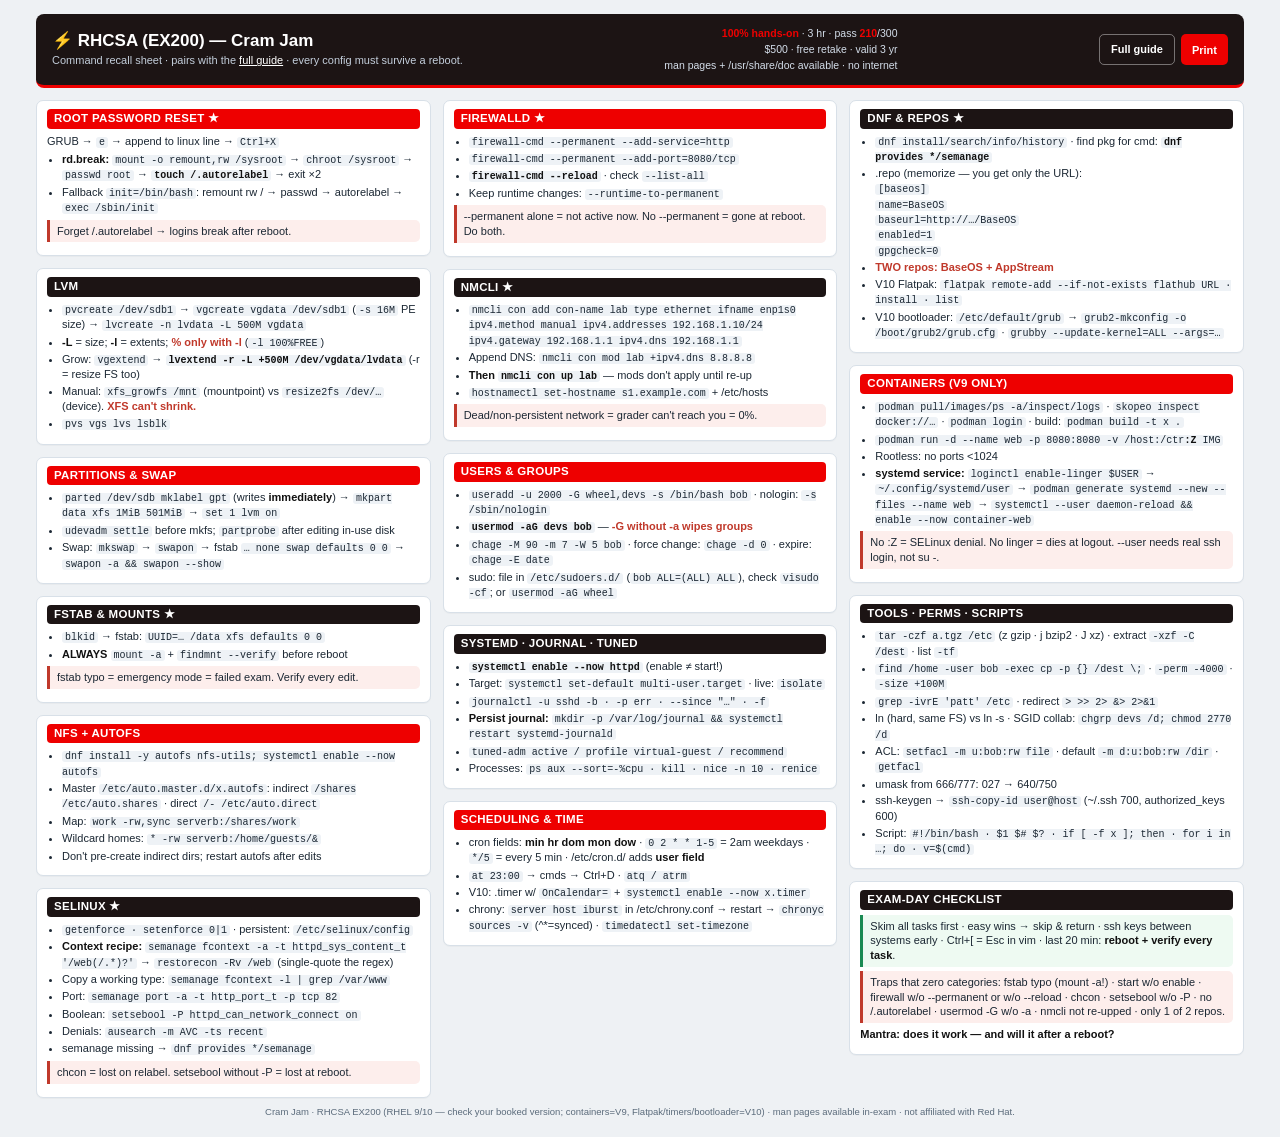
<file: rhcsa/cram.html>
<!DOCTYPE html>
<html lang="en">
<head>
<meta charset="UTF-8">
<meta name="viewport" content="width=device-width, initial-scale=1.0">
<title>RHCSA EX200 — Cram Jam (1-page)</title>
<link rel="stylesheet" href="../assets/cram.css">
</head>
<body class="theme-redhat">
<div class="wrap">
  <div class="topbar">
    <div>
      <h1>⚡ RHCSA (EX200) — Cram Jam</h1>
      <div class="sub">Command recall sheet · pairs with the <a href="index.html" style="color:#fff;text-decoration:underline;">full guide</a> · every config must survive a reboot.</div>
    </div>
    <div class="meta">
      <b>100% hands-on</b> · 3 hr · pass <b>210</b>/300<br>
      $500 · free retake · valid 3 yr<br>
      man pages + /usr/share/doc available · no internet
    </div>
    <div class="btns">
      <a class="btn ghost" href="index.html">Full guide</a>
      <button class="btn" onclick="window.print()">Print</button>
    </div>
  </div>

  <div class="cols">

    <div class="box">
      <h2>Root Password Reset ★</h2>
      <p>GRUB → <span class="mono">e</span> → append to linux line → <span class="mono">Ctrl+X</span></p>
      <ul>
        <li><b>rd.break:</b> <span class="mono">mount -o remount,rw /sysroot</span> → <span class="mono">chroot /sysroot</span> → <span class="mono">passwd root</span> → <b><span class="mono">touch /.autorelabel</span></b> → exit ×2</li>
        <li>Fallback <span class="mono">init=/bin/bash</span>: remount rw / → passwd → autorelabel → <span class="mono">exec /sbin/init</span></li>
      </ul>
      <div class="warn">Forget /.autorelabel → logins break after reboot.</div>
    </div>

    <div class="box">
      <h2 class="alt">LVM</h2>
      <ul>
        <li><span class="mono">pvcreate /dev/sdb1</span> → <span class="mono">vgcreate vgdata /dev/sdb1</span> (<span class="mono">-s 16M</span> PE size) → <span class="mono">lvcreate -n lvdata -L 500M vgdata</span></li>
        <li><b>-L</b> = size; <b>-l</b> = extents; <span class="bad">% only with -l</span> (<span class="mono">-l 100%FREE</span>)</li>
        <li>Grow: <span class="mono">vgextend</span> → <b><span class="mono">lvextend -r -L +500M /dev/vgdata/lvdata</span></b> (-r = resize FS too)</li>
        <li>Manual: <span class="mono">xfs_growfs /mnt</span> (mountpoint) vs <span class="mono">resize2fs /dev/…</span> (device). <span class="bad">XFS can't shrink.</span></li>
        <li><span class="mono">pvs vgs lvs lsblk</span></li>
      </ul>
    </div>

    <div class="box">
      <h2>Partitions &amp; Swap</h2>
      <ul>
        <li><span class="mono">parted /dev/sdb mklabel gpt</span> (writes <b>immediately</b>) → <span class="mono">mkpart data xfs 1MiB 501MiB</span> → <span class="mono">set 1 lvm on</span></li>
        <li><span class="mono">udevadm settle</span> before mkfs; <span class="mono">partprobe</span> after editing in-use disk</li>
        <li>Swap: <span class="mono">mkswap</span> → <span class="mono">swapon</span> → fstab <span class="mono">… none swap defaults 0 0</span> → <span class="mono">swapon -a &amp;&amp; swapon --show</span></li>
      </ul>
    </div>

    <div class="box">
      <h2 class="alt">fstab &amp; Mounts ★</h2>
      <ul>
        <li><span class="mono">blkid</span> → fstab: <span class="mono">UUID=…  /data  xfs  defaults  0 0</span></li>
        <li><b>ALWAYS</b> <span class="mono">mount -a</span> + <span class="mono">findmnt --verify</span> before reboot</li>
      </ul>
      <div class="warn">fstab typo = emergency mode = failed exam. Verify every edit.</div>
    </div>

    <div class="box">
      <h2>NFS + autofs</h2>
      <ul>
        <li><span class="mono">dnf install -y autofs nfs-utils; systemctl enable --now autofs</span></li>
        <li>Master <span class="mono">/etc/auto.master.d/x.autofs</span>: indirect <span class="mono">/shares /etc/auto.shares</span> · direct <span class="mono">/- /etc/auto.direct</span></li>
        <li>Map: <span class="mono">work -rw,sync serverb:/shares/work</span></li>
        <li>Wildcard homes: <span class="mono">* -rw serverb:/home/guests/&amp;</span></li>
        <li>Don't pre-create indirect dirs; restart autofs after edits</li>
      </ul>
    </div>

    <div class="box">
      <h2 class="alt">SELinux ★</h2>
      <ul>
        <li><span class="mono">getenforce · setenforce 0|1</span> · persistent: <span class="mono">/etc/selinux/config</span></li>
        <li><b>Context recipe:</b> <span class="mono">semanage fcontext -a -t httpd_sys_content_t '/web(/.*)?'</span> → <span class="mono">restorecon -Rv /web</span> (single-quote the regex)</li>
        <li>Copy a working type: <span class="mono">semanage fcontext -l | grep /var/www</span></li>
        <li>Port: <span class="mono">semanage port -a -t http_port_t -p tcp 82</span></li>
        <li>Boolean: <span class="mono">setsebool -P httpd_can_network_connect on</span></li>
        <li>Denials: <span class="mono">ausearch -m AVC -ts recent</span></li>
        <li>semanage missing → <span class="mono">dnf provides */semanage</span></li>
      </ul>
      <div class="warn">chcon = lost on relabel. setsebool without -P = lost at reboot.</div>
    </div>

    <div class="box">
      <h2>firewalld ★</h2>
      <ul>
        <li><span class="mono">firewall-cmd --permanent --add-service=http</span></li>
        <li><span class="mono">firewall-cmd --permanent --add-port=8080/tcp</span></li>
        <li><b><span class="mono">firewall-cmd --reload</span></b> · check <span class="mono">--list-all</span></li>
        <li>Keep runtime changes: <span class="mono">--runtime-to-permanent</span></li>
      </ul>
      <div class="warn">--permanent alone = not active now. No --permanent = gone at reboot. Do both.</div>
    </div>

    <div class="box">
      <h2 class="alt">nmcli ★</h2>
      <ul>
        <li><span class="mono">nmcli con add con-name lab type ethernet ifname enp1s0 ipv4.method manual ipv4.addresses 192.168.1.10/24 ipv4.gateway 192.168.1.1 ipv4.dns 192.168.1.1</span></li>
        <li>Append DNS: <span class="mono">nmcli con mod lab +ipv4.dns 8.8.8.8</span></li>
        <li><b>Then <span class="mono">nmcli con up lab</span></b> — mods don't apply until re-up</li>
        <li><span class="mono">hostnamectl set-hostname s1.example.com</span> + /etc/hosts</li>
      </ul>
      <div class="warn">Dead/non-persistent network = grader can't reach you = 0%.</div>
    </div>

    <div class="box">
      <h2>Users &amp; Groups</h2>
      <ul>
        <li><span class="mono">useradd -u 2000 -G wheel,devs -s /bin/bash bob</span> · nologin: <span class="mono">-s /sbin/nologin</span></li>
        <li><b><span class="mono">usermod -aG devs bob</span></b> — <span class="bad">-G without -a wipes groups</span></li>
        <li><span class="mono">chage -M 90 -m 7 -W 5 bob</span> · force change: <span class="mono">chage -d 0</span> · expire: <span class="mono">chage -E date</span></li>
        <li>sudo: file in <span class="mono">/etc/sudoers.d/</span> (<span class="mono">bob ALL=(ALL) ALL</span>), check <span class="mono">visudo -cf</span>; or <span class="mono">usermod -aG wheel</span></li>
      </ul>
    </div>

    <div class="box">
      <h2 class="alt">systemd · journal · tuned</h2>
      <ul>
        <li><b><span class="mono">systemctl enable --now httpd</span></b> (enable ≠ start!)</li>
        <li>Target: <span class="mono">systemctl set-default multi-user.target</span> · live: <span class="mono">isolate</span></li>
        <li><span class="mono">journalctl -u sshd -b · -p err · --since "…" · -f</span></li>
        <li><b>Persist journal:</b> <span class="mono">mkdir -p /var/log/journal &amp;&amp; systemctl restart systemd-journald</span></li>
        <li><span class="mono">tuned-adm active / profile virtual-guest / recommend</span></li>
        <li>Processes: <span class="mono">ps aux --sort=-%cpu · kill · nice -n 10 · renice</span></li>
      </ul>
    </div>

    <div class="box">
      <h2>Scheduling &amp; Time</h2>
      <ul>
        <li>cron fields: <b>min hr dom mon dow</b> · <span class="mono">0 2 * * 1-5</span> = 2am weekdays · <span class="mono">*/5</span> = every 5 min · /etc/cron.d/ adds <b>user field</b></li>
        <li><span class="mono">at 23:00</span> → cmds → Ctrl+D · <span class="mono">atq / atrm</span></li>
        <li>V10: .timer w/ <span class="mono">OnCalendar=</span> + <span class="mono">systemctl enable --now x.timer</span></li>
        <li>chrony: <span class="mono">server host iburst</span> in /etc/chrony.conf → restart → <span class="mono">chronyc sources -v</span> (^*=synced) · <span class="mono">timedatectl set-timezone</span></li>
      </ul>
    </div>

    <div class="box">
      <h2 class="alt">dnf &amp; repos ★</h2>
      <ul>
        <li><span class="mono">dnf install/search/info/history</span> · find pkg for cmd: <b><span class="mono">dnf provides */semanage</span></b></li>
        <li>.repo (memorize — you get only the URL):<br><span class="mono">[baseos]</span><br><span class="mono">name=BaseOS</span><br><span class="mono">baseurl=http://…/BaseOS</span><br><span class="mono">enabled=1</span><br><span class="mono">gpgcheck=0</span></li>
        <li><span class="bad">TWO repos: BaseOS + AppStream</span></li>
        <li>V10 Flatpak: <span class="mono">flatpak remote-add --if-not-exists flathub URL · install · list</span></li>
        <li>V10 bootloader: <span class="mono">/etc/default/grub</span> → <span class="mono">grub2-mkconfig -o /boot/grub2/grub.cfg</span> · <span class="mono">grubby --update-kernel=ALL --args=…</span></li>
      </ul>
    </div>

    <div class="box">
      <h2>Containers (V9 only)</h2>
      <ul>
        <li><span class="mono">podman pull/images/ps -a/inspect/logs</span> · <span class="mono">skopeo inspect docker://…</span> · <span class="mono">podman login</span> · build: <span class="mono">podman build -t x .</span></li>
        <li><span class="mono">podman run -d --name web -p 8080:8080 -v /host:/ctr<b>:Z</b> IMG</span></li>
        <li>Rootless: no ports &lt;1024</li>
        <li><b>systemd service:</b> <span class="mono">loginctl enable-linger $USER</span> → <span class="mono">~/.config/systemd/user</span> → <span class="mono">podman generate systemd --new --files --name web</span> → <span class="mono">systemctl --user daemon-reload &amp;&amp; enable --now container-web</span></li>
      </ul>
      <div class="warn">No :Z = SELinux denial. No linger = dies at logout. --user needs real ssh login, not su -.</div>
    </div>

    <div class="box">
      <h2 class="alt">Tools · perms · scripts</h2>
      <ul>
        <li><span class="mono">tar -czf a.tgz /etc</span> (z gzip · j bzip2 · J xz) · extract <span class="mono">-xzf -C /dest</span> · list <span class="mono">-tf</span></li>
        <li><span class="mono">find /home -user bob -exec cp -p {} /dest \;</span> · <span class="mono">-perm -4000</span> · <span class="mono">-size +100M</span></li>
        <li><span class="mono">grep -ivrE 'patt' /etc</span> · redirect <span class="mono">&gt; &gt;&gt; 2&gt; &amp;&gt; 2&gt;&amp;1</span></li>
        <li>ln (hard, same FS) vs ln -s · SGID collab: <span class="mono">chgrp devs /d; chmod 2770 /d</span></li>
        <li>ACL: <span class="mono">setfacl -m u:bob:rw file</span> · default <span class="mono">-m d:u:bob:rw /dir</span> · <span class="mono">getfacl</span></li>
        <li>umask from 666/777: 027 → 640/750</li>
        <li>ssh-keygen → <span class="mono">ssh-copy-id user@host</span> (~/.ssh 700, authorized_keys 600)</li>
        <li>Script: <span class="mono">#!/bin/bash · $1 $# $? · if [ -f x ]; then · for i in …; do · v=$(cmd)</span></li>
      </ul>
    </div>

    <div class="box">
      <h2 class="alt">Exam-Day Checklist</h2>
      <div class="tip">Skim all tasks first · easy wins → skip &amp; return · ssh keys between systems early · Ctrl+[ = Esc in vim · last 20 min: <b>reboot + verify every task</b>.</div>
      <div class="warn">Traps that zero categories: fstab typo (mount -a!) · start w/o enable · firewall w/o --permanent or w/o --reload · chcon · setsebool w/o -P · no /.autorelabel · usermod -G w/o -a · nmcli not re-upped · only 1 of 2 repos.</div>
      <p><b>Mantra: does it work — and will it after a reboot?</b></p>
    </div>

  </div>
  <div class="footnote">Cram Jam · RHCSA EX200 (RHEL 9/10 — check your booked version; containers=V9, Flatpak/timers/bootloader=V10) · man pages available in-exam · not affiliated with Red Hat.</div>
</div>
</body>
</html>
</file>
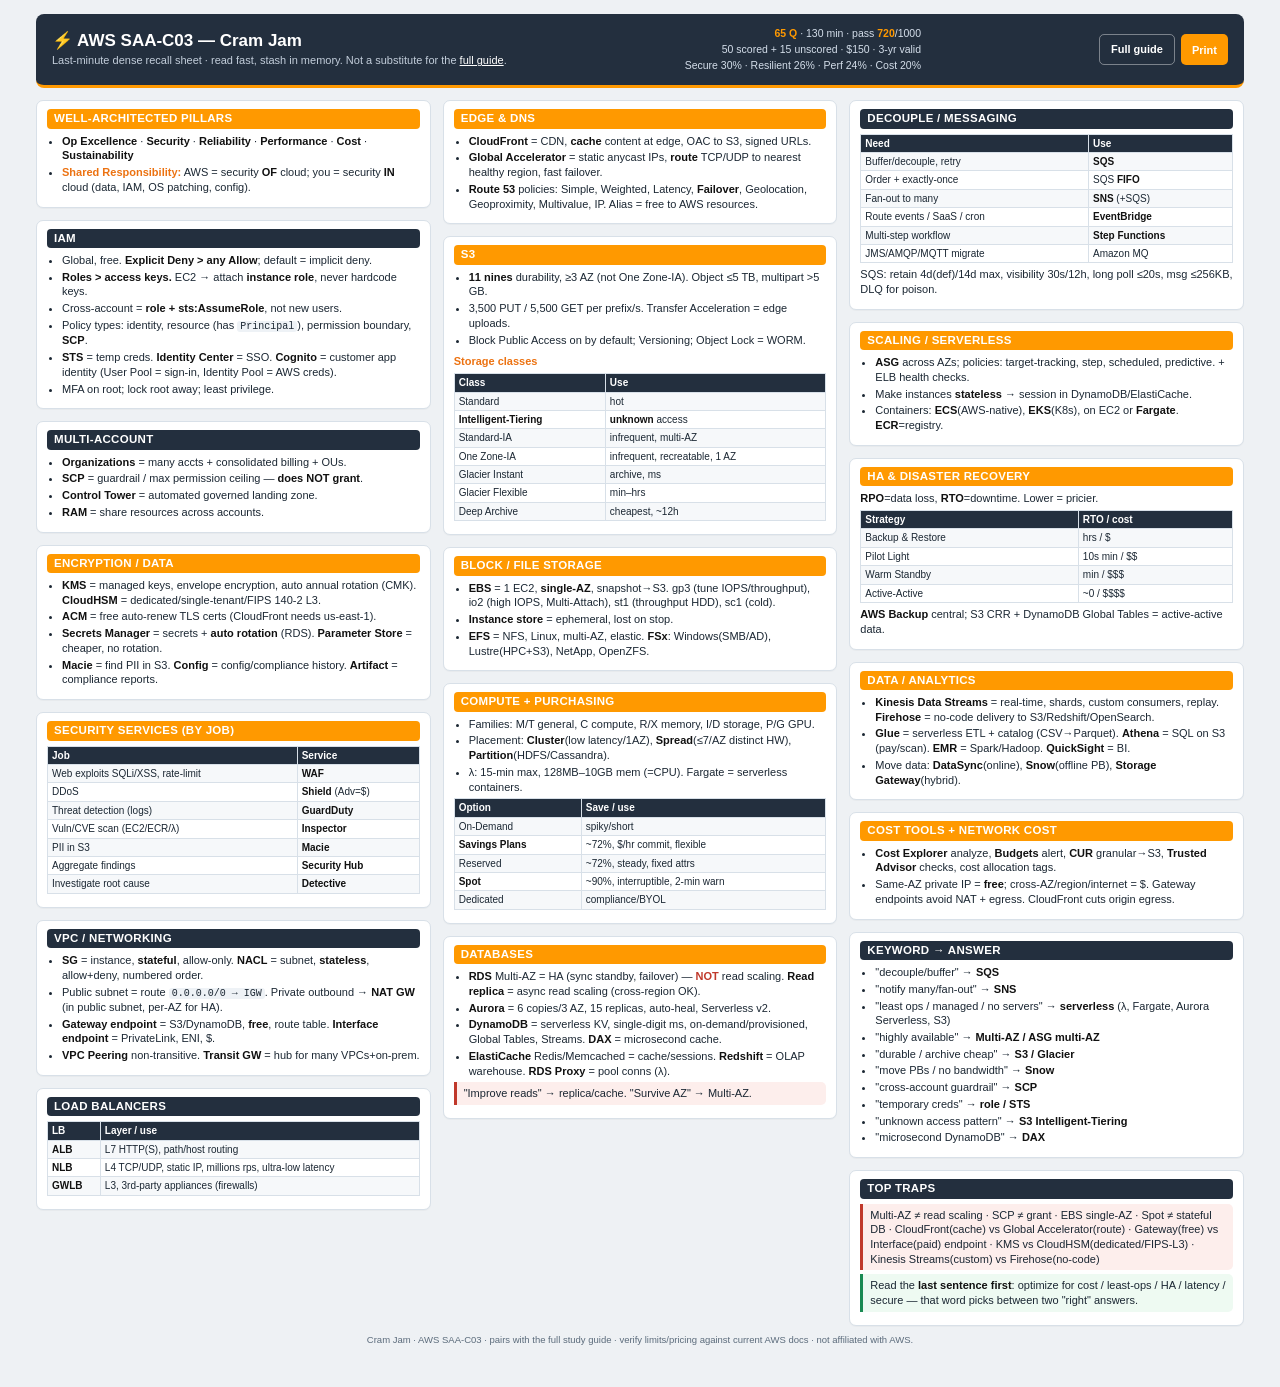
<file: saa/cram.html>
<!DOCTYPE html>
<html lang="en">
<head>
<meta charset="UTF-8">
<meta name="viewport" content="width=device-width, initial-scale=1.0">
<title>SAA-C03 — Cram Jam (1-page)</title>
<link rel="stylesheet" href="../assets/cram.css">
</head>
<body class="theme-aws">
<div class="wrap">

  <div class="topbar">
    <div>
      <h1>⚡ AWS SAA-C03 — Cram Jam</h1>
      <div class="sub">Last-minute dense recall sheet · read fast, stash in memory. Not a substitute for the <a href="index.html" style="color:#fff;text-decoration:underline;">full guide</a>.</div>
    </div>
    <div class="meta">
      <b>65 Q</b> · 130 min · pass <b>720</b>/1000<br>
      50 scored + 15 unscored · $150 · 3-yr valid<br>
      Secure 30% · Resilient 26% · Perf 24% · Cost 20%
    </div>
    <div class="btns">
      <a class="btn ghost" href="index.html">Full guide</a>
      <button class="btn" onclick="window.print()">Print</button>
    </div>
  </div>

  <div class="cols">

    <div class="box">
      <h2>Well-Architected Pillars</h2>
      <ul>
        <li><b>Op Excellence</b> · <b>Security</b> · <b>Reliability</b> · <b>Performance</b> · <b>Cost</b> · <b>Sustainability</b></li>
        <li><span class="k">Shared Responsibility:</span> AWS = security <b>OF</b> cloud; you = security <b>IN</b> cloud (data, IAM, OS patching, config).</li>
      </ul>
    </div>

    <div class="box">
      <h2 class="alt">IAM</h2>
      <ul>
        <li>Global, free. <b>Explicit Deny &gt; any Allow</b>; default = implicit deny.</li>
        <li><b>Roles &gt; access keys.</b> EC2 → attach <b>instance role</b>, never hardcode keys.</li>
        <li>Cross-account = <b>role + sts:AssumeRole</b>, not new users.</li>
        <li>Policy types: identity, resource (has <span class="mono">Principal</span>), permission boundary, <b>SCP</b>.</li>
        <li><b>STS</b> = temp creds. <b>Identity Center</b> = SSO. <b>Cognito</b> = customer app identity (User Pool = sign-in, Identity Pool = AWS creds).</li>
        <li>MFA on root; lock root away; least privilege.</li>
      </ul>
    </div>

    <div class="box">
      <h2 class="alt">Multi-Account</h2>
      <ul>
        <li><b>Organizations</b> = many accts + consolidated billing + OUs.</li>
        <li><b>SCP</b> = guardrail / max permission ceiling — <b>does NOT grant</b>.</li>
        <li><b>Control Tower</b> = automated governed landing zone.</li>
        <li><b>RAM</b> = share resources across accounts.</li>
      </ul>
    </div>

    <div class="box">
      <h2>Encryption / Data</h2>
      <ul>
        <li><b>KMS</b> = managed keys, envelope encryption, auto annual rotation (CMK). <b>CloudHSM</b> = dedicated/single-tenant/FIPS 140-2 L3.</li>
        <li><b>ACM</b> = free auto-renew TLS certs (CloudFront needs us-east-1).</li>
        <li><b>Secrets Manager</b> = secrets + <b>auto rotation</b> (RDS). <b>Parameter Store</b> = cheaper, no rotation.</li>
        <li><b>Macie</b> = find PII in S3. <b>Config</b> = config/compliance history. <b>Artifact</b> = compliance reports.</li>
      </ul>
    </div>

    <div class="box">
      <h2>Security Services (by job)</h2>
      <table class="mini">
        <tr><th>Job</th><th>Service</th></tr>
        <tr><td>Web exploits SQLi/XSS, rate-limit</td><td><b>WAF</b></td></tr>
        <tr><td>DDoS</td><td><b>Shield</b> (Adv=$)</td></tr>
        <tr><td>Threat detection (logs)</td><td><b>GuardDuty</b></td></tr>
        <tr><td>Vuln/CVE scan (EC2/ECR/λ)</td><td><b>Inspector</b></td></tr>
        <tr><td>PII in S3</td><td><b>Macie</b></td></tr>
        <tr><td>Aggregate findings</td><td><b>Security Hub</b></td></tr>
        <tr><td>Investigate root cause</td><td><b>Detective</b></td></tr>
      </table>
    </div>

    <div class="box">
      <h2 class="alt">VPC / Networking</h2>
      <ul>
        <li><b>SG</b> = instance, <b>stateful</b>, allow-only. <b>NACL</b> = subnet, <b>stateless</b>, allow+deny, numbered order.</li>
        <li>Public subnet = route <span class="mono">0.0.0.0/0 → IGW</span>. Private outbound → <b>NAT GW</b> (in public subnet, per-AZ for HA).</li>
        <li><b>Gateway endpoint</b> = S3/DynamoDB, <b>free</b>, route table. <b>Interface endpoint</b> = PrivateLink, ENI, $.</li>
        <li><b>VPC Peering</b> non-transitive. <b>Transit GW</b> = hub for many VPCs+on-prem.</li>
      </ul>
    </div>

    <div class="box">
      <h2 class="alt">Load Balancers</h2>
      <table class="mini">
        <tr><th>LB</th><th>Layer / use</th></tr>
        <tr><td><b>ALB</b></td><td>L7 HTTP(S), path/host routing</td></tr>
        <tr><td><b>NLB</b></td><td>L4 TCP/UDP, static IP, millions rps, ultra-low latency</td></tr>
        <tr><td><b>GWLB</b></td><td>L3, 3rd-party appliances (firewalls)</td></tr>
      </table>
    </div>

    <div class="box">
      <h2>Edge &amp; DNS</h2>
      <ul>
        <li><b>CloudFront</b> = CDN, <b>cache</b> content at edge, OAC to S3, signed URLs.</li>
        <li><b>Global Accelerator</b> = static anycast IPs, <b>route</b> TCP/UDP to nearest healthy region, fast failover.</li>
        <li><b>Route 53</b> policies: Simple, Weighted, Latency, <b>Failover</b>, Geolocation, Geoproximity, Multivalue, IP. Alias = free to AWS resources.</li>
      </ul>
    </div>

    <div class="box">
      <h2>S3</h2>
      <ul>
        <li><b>11 nines</b> durability, ≥3 AZ (not One Zone-IA). Object ≤5 TB, multipart &gt;5 GB.</li>
        <li>3,500 PUT / 5,500 GET per prefix/s. Transfer Acceleration = edge uploads.</li>
        <li>Block Public Access on by default; Versioning; Object Lock = WORM.</li>
      </ul>
      <h3>Storage classes</h3>
      <table class="mini">
        <tr><th>Class</th><th>Use</th></tr>
        <tr><td>Standard</td><td>hot</td></tr>
        <tr><td><b>Intelligent-Tiering</b></td><td><b>unknown</b> access</td></tr>
        <tr><td>Standard-IA</td><td>infrequent, multi-AZ</td></tr>
        <tr><td>One Zone-IA</td><td>infrequent, recreatable, 1 AZ</td></tr>
        <tr><td>Glacier Instant</td><td>archive, ms</td></tr>
        <tr><td>Glacier Flexible</td><td>min–hrs</td></tr>
        <tr><td>Deep Archive</td><td>cheapest, ~12h</td></tr>
      </table>
    </div>

    <div class="box">
      <h2>Block / File Storage</h2>
      <ul>
        <li><b>EBS</b> = 1 EC2, <b>single-AZ</b>, snapshot→S3. gp3 (tune IOPS/throughput), io2 (high IOPS, Multi-Attach), st1 (throughput HDD), sc1 (cold).</li>
        <li><b>Instance store</b> = ephemeral, lost on stop.</li>
        <li><b>EFS</b> = NFS, Linux, multi-AZ, elastic. <b>FSx</b>: Windows(SMB/AD), Lustre(HPC+S3), NetApp, OpenZFS.</li>
      </ul>
    </div>

    <div class="box">
      <h2>Compute + Purchasing</h2>
      <ul>
        <li>Families: M/T general, C compute, R/X memory, I/D storage, P/G GPU.</li>
        <li>Placement: <b>Cluster</b>(low latency/1AZ), <b>Spread</b>(≤7/AZ distinct HW), <b>Partition</b>(HDFS/Cassandra).</li>
        <li>λ: 15-min max, 128MB–10GB mem (=CPU). Fargate = serverless containers.</li>
      </ul>
      <table class="mini">
        <tr><th>Option</th><th>Save / use</th></tr>
        <tr><td>On-Demand</td><td>spiky/short</td></tr>
        <tr><td><b>Savings Plans</b></td><td>~72%, $/hr commit, flexible</td></tr>
        <tr><td>Reserved</td><td>~72%, steady, fixed attrs</td></tr>
        <tr><td><b>Spot</b></td><td>~90%, interruptible, 2-min warn</td></tr>
        <tr><td>Dedicated</td><td>compliance/BYOL</td></tr>
      </table>
    </div>

    <div class="box">
      <h2>Databases</h2>
      <ul>
        <li><b>RDS</b> Multi-AZ = HA (sync standby, failover) — <span class="bad">NOT</span> read scaling. <b>Read replica</b> = async read scaling (cross-region OK).</li>
        <li><b>Aurora</b> = 6 copies/3 AZ, 15 replicas, auto-heal, Serverless v2.</li>
        <li><b>DynamoDB</b> = serverless KV, single-digit ms, on-demand/provisioned, Global Tables, Streams. <b>DAX</b> = microsecond cache.</li>
        <li><b>ElastiCache</b> Redis/Memcached = cache/sessions. <b>Redshift</b> = OLAP warehouse. <b>RDS Proxy</b> = pool conns (λ).</li>
      </ul>
      <div class="warn">"Improve reads" → replica/cache. "Survive AZ" → Multi-AZ.</div>
    </div>

    <div class="box">
      <h2 class="alt">Decouple / Messaging</h2>
      <table class="mini">
        <tr><th>Need</th><th>Use</th></tr>
        <tr><td>Buffer/decouple, retry</td><td><b>SQS</b></td></tr>
        <tr><td>Order + exactly-once</td><td>SQS <b>FIFO</b></td></tr>
        <tr><td>Fan-out to many</td><td><b>SNS</b> (+SQS)</td></tr>
        <tr><td>Route events / SaaS / cron</td><td><b>EventBridge</b></td></tr>
        <tr><td>Multi-step workflow</td><td><b>Step Functions</b></td></tr>
        <tr><td>JMS/AMQP/MQTT migrate</td><td>Amazon MQ</td></tr>
      </table>
      <p>SQS: retain 4d(def)/14d max, visibility 30s/12h, long poll ≤20s, msg ≤256KB, DLQ for poison.</p>
    </div>

    <div class="box">
      <h2>Scaling / Serverless</h2>
      <ul>
        <li><b>ASG</b> across AZs; policies: target-tracking, step, scheduled, predictive. + ELB health checks.</li>
        <li>Make instances <b>stateless</b> → session in DynamoDB/ElastiCache.</li>
        <li>Containers: <b>ECS</b>(AWS-native), <b>EKS</b>(K8s), on EC2 or <b>Fargate</b>. <b>ECR</b>=registry.</li>
      </ul>
    </div>

    <div class="box">
      <h2>HA &amp; Disaster Recovery</h2>
      <p><b>RPO</b>=data loss, <b>RTO</b>=downtime. Lower = pricier.</p>
      <table class="mini">
        <tr><th>Strategy</th><th>RTO / cost</th></tr>
        <tr><td>Backup &amp; Restore</td><td>hrs / $</td></tr>
        <tr><td>Pilot Light</td><td>10s min / $$</td></tr>
        <tr><td>Warm Standby</td><td>min / $$$</td></tr>
        <tr><td>Active-Active</td><td>~0 / $$$$</td></tr>
      </table>
      <p><b>AWS Backup</b> central; S3 CRR + DynamoDB Global Tables = active-active data.</p>
    </div>

    <div class="box">
      <h2>Data / Analytics</h2>
      <ul>
        <li><b>Kinesis Data Streams</b> = real-time, shards, custom consumers, replay. <b>Firehose</b> = no-code delivery to S3/Redshift/OpenSearch.</li>
        <li><b>Glue</b> = serverless ETL + catalog (CSV→Parquet). <b>Athena</b> = SQL on S3 (pay/scan). <b>EMR</b> = Spark/Hadoop. <b>QuickSight</b> = BI.</li>
        <li>Move data: <b>DataSync</b>(online), <b>Snow</b>(offline PB), <b>Storage Gateway</b>(hybrid).</li>
      </ul>
    </div>

    <div class="box">
      <h2>Cost Tools + Network Cost</h2>
      <ul>
        <li><b>Cost Explorer</b> analyze, <b>Budgets</b> alert, <b>CUR</b> granular→S3, <b>Trusted Advisor</b> checks, cost allocation tags.</li>
        <li>Same-AZ private IP = <b>free</b>; cross-AZ/region/internet = $. Gateway endpoints avoid NAT + egress. CloudFront cuts origin egress.</li>
      </ul>
    </div>

    <div class="box">
      <h2 class="alt">Keyword → Answer</h2>
      <ul>
        <li>"decouple/buffer" → <b>SQS</b></li>
        <li>"notify many/fan-out" → <b>SNS</b></li>
        <li>"least ops / managed / no servers" → <b>serverless</b> (λ, Fargate, Aurora Serverless, S3)</li>
        <li>"highly available" → <b>Multi-AZ / ASG multi-AZ</b></li>
        <li>"durable / archive cheap" → <b>S3 / Glacier</b></li>
        <li>"move PBs / no bandwidth" → <b>Snow</b></li>
        <li>"cross-account guardrail" → <b>SCP</b></li>
        <li>"temporary creds" → <b>role / STS</b></li>
        <li>"unknown access pattern" → <b>S3 Intelligent-Tiering</b></li>
        <li>"microsecond DynamoDB" → <b>DAX</b></li>
      </ul>
    </div>

    <div class="box">
      <h2 class="alt">Top Traps</h2>
      <div class="warn">
        Multi-AZ ≠ read scaling · SCP ≠ grant · EBS single-AZ · Spot ≠ stateful DB · CloudFront(cache) vs Global Accelerator(route) · Gateway(free) vs Interface(paid) endpoint · KMS vs CloudHSM(dedicated/FIPS-L3) · Kinesis Streams(custom) vs Firehose(no-code)
      </div>
      <div class="tip">Read the <b>last sentence first</b>: optimize for cost / least-ops / HA / latency / secure — that word picks between two "right" answers.</div>
    </div>

  </div>

  <div class="footnote">Cram Jam · AWS SAA-C03 · pairs with the full study guide · verify limits/pricing against current AWS docs · not affiliated with AWS.</div>
</div>
</body>
</html>
</file>
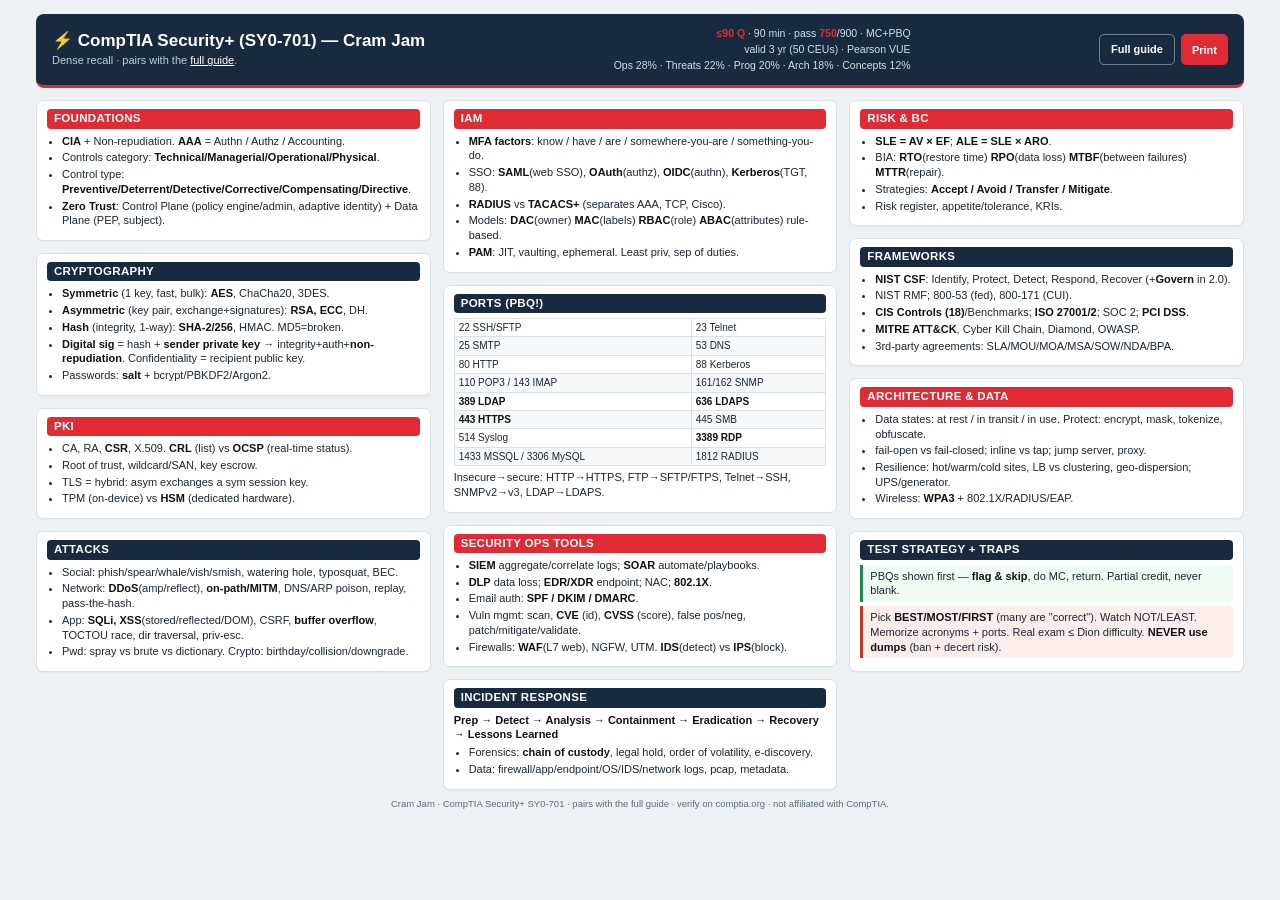
<file: security-plus/cram.html>
<!DOCTYPE html>
<html lang="en">
<head>
<meta charset="UTF-8">
<meta name="viewport" content="width=device-width, initial-scale=1.0">
<title>Security+ SY0-701 — Cram Jam (1-page)</title>
<link rel="stylesheet" href="../assets/cram.css">
</head>
<body class="theme-security">
<div class="wrap">
  <div class="topbar">
    <div>
      <h1>⚡ CompTIA Security+ (SY0-701) — Cram Jam</h1>
      <div class="sub">Dense recall · pairs with the <a href="index.html" style="color:#fff;text-decoration:underline;">full guide</a>.</div>
    </div>
    <div class="meta">
      <b>≤90 Q</b> · 90 min · pass <b>750</b>/900 · MC+PBQ<br>
      valid 3 yr (50 CEUs) · Pearson VUE<br>
      Ops 28% · Threats 22% · Prog 20% · Arch 18% · Concepts 12%
    </div>
    <div class="btns">
      <a class="btn ghost" href="index.html">Full guide</a>
      <button class="btn" onclick="window.print()">Print</button>
    </div>
  </div>

  <div class="cols">

    <div class="box">
      <h2>Foundations</h2>
      <ul>
        <li><b>CIA</b> + Non-repudiation. <b>AAA</b> = Authn / Authz / Accounting.</li>
        <li>Controls category: <b>Technical/Managerial/Operational/Physical</b>.</li>
        <li>Control type: <b>Preventive/Deterrent/Detective/Corrective/Compensating/Directive</b>.</li>
        <li><b>Zero Trust</b>: Control Plane (policy engine/admin, adaptive identity) + Data Plane (PEP, subject).</li>
      </ul>
    </div>

    <div class="box">
      <h2 class="alt">Cryptography</h2>
      <ul>
        <li><b>Symmetric</b> (1 key, fast, bulk): <b>AES</b>, ChaCha20, 3DES.</li>
        <li><b>Asymmetric</b> (key pair, exchange+signatures): <b>RSA, ECC</b>, DH.</li>
        <li><b>Hash</b> (integrity, 1-way): <b>SHA-2/256</b>, HMAC. MD5=broken.</li>
        <li><b>Digital sig</b> = hash + <b>sender private key</b> → integrity+auth+<b>non-repudiation</b>. Confidentiality = recipient public key.</li>
        <li>Passwords: <b>salt</b> + bcrypt/PBKDF2/Argon2.</li>
      </ul>
    </div>

    <div class="box">
      <h2>PKI</h2>
      <ul>
        <li>CA, RA, <b>CSR</b>, X.509. <b>CRL</b> (list) vs <b>OCSP</b> (real-time status).</li>
        <li>Root of trust, wildcard/SAN, key escrow.</li>
        <li>TLS = hybrid: asym exchanges a sym session key.</li>
        <li>TPM (on-device) vs <b>HSM</b> (dedicated hardware).</li>
      </ul>
    </div>

    <div class="box">
      <h2 class="alt">Attacks</h2>
      <ul>
        <li>Social: phish/spear/whale/vish/smish, watering hole, typosquat, BEC.</li>
        <li>Network: <b>DDoS</b>(amp/reflect), <b>on-path/MITM</b>, DNS/ARP poison, replay, pass-the-hash.</li>
        <li>App: <b>SQLi, XSS</b>(stored/reflected/DOM), CSRF, <b>buffer overflow</b>, TOCTOU race, dir traversal, priv-esc.</li>
        <li>Pwd: spray vs brute vs dictionary. Crypto: birthday/collision/downgrade.</li>
      </ul>
    </div>

    <div class="box">
      <h2>IAM</h2>
      <ul>
        <li><b>MFA factors</b>: know / have / are / somewhere-you-are / something-you-do.</li>
        <li>SSO: <b>SAML</b>(web SSO), <b>OAuth</b>(authz), <b>OIDC</b>(authn), <b>Kerberos</b>(TGT, 88).</li>
        <li><b>RADIUS</b> vs <b>TACACS+</b> (separates AAA, TCP, Cisco).</li>
        <li>Models: <b>DAC</b>(owner) <b>MAC</b>(labels) <b>RBAC</b>(role) <b>ABAC</b>(attributes) rule-based.</li>
        <li><b>PAM</b>: JIT, vaulting, ephemeral. Least priv, sep of duties.</li>
      </ul>
    </div>

    <div class="box">
      <h2 class="alt">Ports (PBQ!)</h2>
      <table class="mini">
        <tr><td>22 SSH/SFTP</td><td>23 Telnet</td></tr>
        <tr><td>25 SMTP</td><td>53 DNS</td></tr>
        <tr><td>80 HTTP</td><td>88 Kerberos</td></tr>
        <tr><td>110 POP3 / 143 IMAP</td><td>161/162 SNMP</td></tr>
        <tr><td><b>389 LDAP</b></td><td><b>636 LDAPS</b></td></tr>
        <tr><td><b>443 HTTPS</b></td><td>445 SMB</td></tr>
        <tr><td>514 Syslog</td><td><b>3389 RDP</b></td></tr>
        <tr><td>1433 MSSQL / 3306 MySQL</td><td>1812 RADIUS</td></tr>
      </table>
      <p>Insecure→secure: HTTP→HTTPS, FTP→SFTP/FTPS, Telnet→SSH, SNMPv2→v3, LDAP→LDAPS.</p>
    </div>

    <div class="box">
      <h2>Security Ops Tools</h2>
      <ul>
        <li><b>SIEM</b> aggregate/correlate logs; <b>SOAR</b> automate/playbooks.</li>
        <li><b>DLP</b> data loss; <b>EDR/XDR</b> endpoint; NAC; <b>802.1X</b>.</li>
        <li>Email auth: <b>SPF / DKIM / DMARC</b>.</li>
        <li>Vuln mgmt: scan, <b>CVE</b> (id), <b>CVSS</b> (score), false pos/neg, patch/mitigate/validate.</li>
        <li>Firewalls: <b>WAF</b>(L7 web), NGFW, UTM. <b>IDS</b>(detect) vs <b>IPS</b>(block).</li>
      </ul>
    </div>

    <div class="box">
      <h2 class="alt">Incident Response</h2>
      <p><b>Prep → Detect → Analysis → Containment → Eradication → Recovery → Lessons Learned</b></p>
      <ul>
        <li>Forensics: <b>chain of custody</b>, legal hold, order of volatility, e-discovery.</li>
        <li>Data: firewall/app/endpoint/OS/IDS/network logs, pcap, metadata.</li>
      </ul>
    </div>

    <div class="box">
      <h2>Risk &amp; BC</h2>
      <ul>
        <li><b>SLE = AV × EF</b>; <b>ALE = SLE × ARO</b>.</li>
        <li>BIA: <b>RTO</b>(restore time) <b>RPO</b>(data loss) <b>MTBF</b>(between failures) <b>MTTR</b>(repair).</li>
        <li>Strategies: <b>Accept / Avoid / Transfer / Mitigate</b>.</li>
        <li>Risk register, appetite/tolerance, KRIs.</li>
      </ul>
    </div>

    <div class="box">
      <h2 class="alt">Frameworks</h2>
      <ul>
        <li><b>NIST CSF</b>: Identify, Protect, Detect, Respond, Recover (+<b>Govern</b> in 2.0).</li>
        <li>NIST RMF; 800-53 (fed), 800-171 (CUI).</li>
        <li><b>CIS Controls (18)</b>/Benchmarks; <b>ISO 27001/2</b>; SOC 2; <b>PCI DSS</b>.</li>
        <li><b>MITRE ATT&amp;CK</b>, Cyber Kill Chain, Diamond, OWASP.</li>
        <li>3rd-party agreements: SLA/MOU/MOA/MSA/SOW/NDA/BPA.</li>
      </ul>
    </div>

    <div class="box">
      <h2>Architecture &amp; Data</h2>
      <ul>
        <li>Data states: at rest / in transit / in use. Protect: encrypt, mask, tokenize, obfuscate.</li>
        <li>fail-open vs fail-closed; inline vs tap; jump server, proxy.</li>
        <li>Resilience: hot/warm/cold sites, LB vs clustering, geo-dispersion; UPS/generator.</li>
        <li>Wireless: <b>WPA3</b> + 802.1X/RADIUS/EAP.</li>
      </ul>
    </div>

    <div class="box">
      <h2 class="alt">Test Strategy + Traps</h2>
      <div class="tip">PBQs shown first — <b>flag &amp; skip</b>, do MC, return. Partial credit, never blank.</div>
      <div class="warn">Pick <b>BEST/MOST/FIRST</b> (many are "correct"). Watch NOT/LEAST. Memorize acronyms + ports. Real exam ≤ Dion difficulty. <b>NEVER use dumps</b> (ban + decert risk).</div>
    </div>

  </div>
  <div class="footnote">Cram Jam · CompTIA Security+ SY0-701 · pairs with the full guide · verify on comptia.org · not affiliated with CompTIA.</div>
</div>
</body>
</html>
</file>
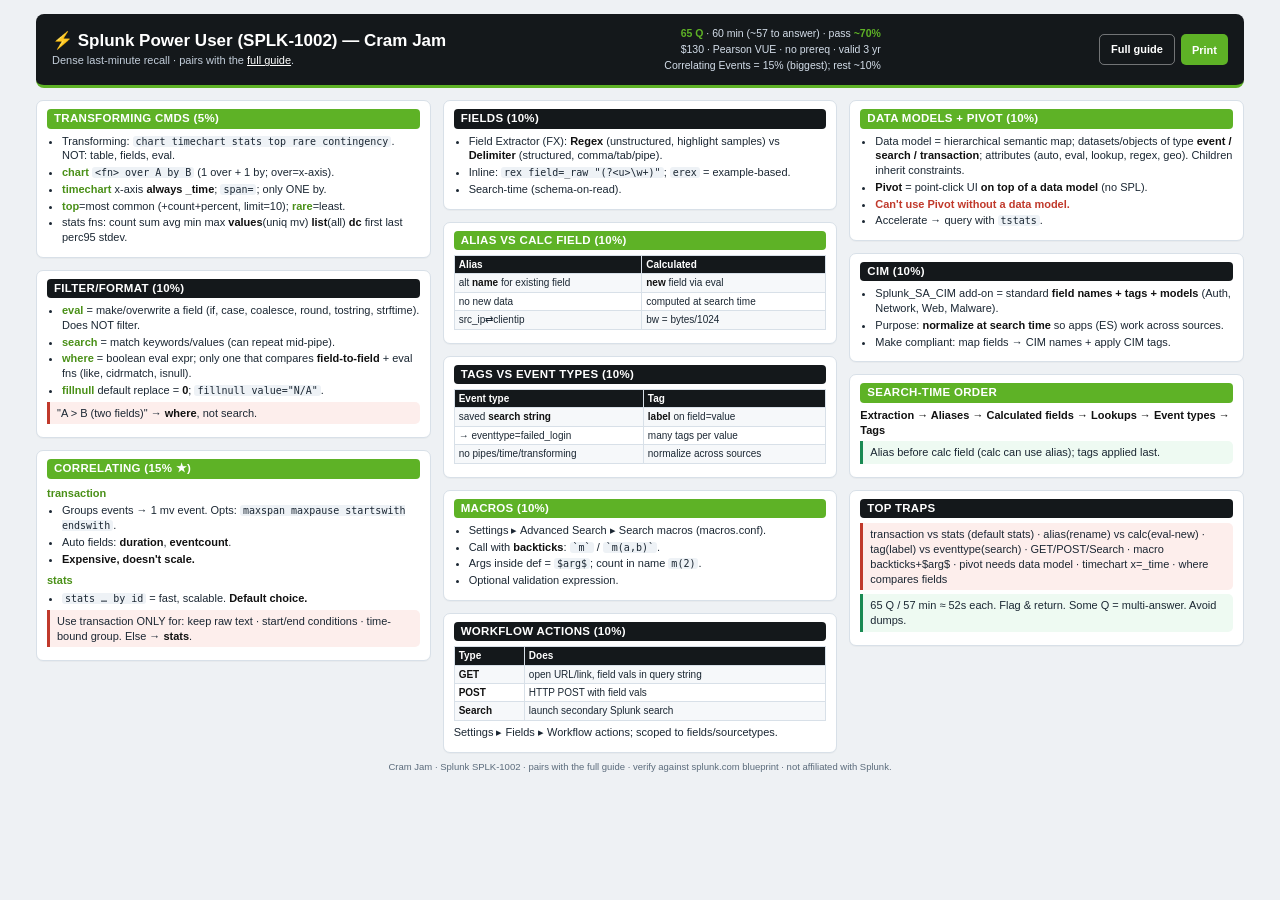
<file: splunk-power-user/cram.html>
<!DOCTYPE html>
<html lang="en">
<head>
<meta charset="UTF-8">
<meta name="viewport" content="width=device-width, initial-scale=1.0">
<title>SPLK-1002 — Cram Jam (1-page)</title>
<link rel="stylesheet" href="../assets/cram.css">
</head>
<body class="theme-splunk">
<div class="wrap">
  <div class="topbar">
    <div>
      <h1>⚡ Splunk Power User (SPLK-1002) — Cram Jam</h1>
      <div class="sub">Dense last-minute recall · pairs with the <a href="index.html" style="color:#fff;text-decoration:underline;">full guide</a>.</div>
    </div>
    <div class="meta">
      <b>65 Q</b> · 60 min (~57 to answer) · pass <b>~70%</b><br>
      $130 · Pearson VUE · no prereq · valid 3 yr<br>
      Correlating Events = 15% (biggest); rest ~10%
    </div>
    <div class="btns">
      <a class="btn ghost" href="index.html">Full guide</a>
      <button class="btn" onclick="window.print()">Print</button>
    </div>
  </div>

  <div class="cols">

    <div class="box">
      <h2>Transforming Cmds (5%)</h2>
      <ul>
        <li>Transforming: <span class="mono">chart timechart stats top rare contingency</span>. NOT: table, fields, eval.</li>
        <li><span class="k">chart</span> <span class="mono">&lt;fn&gt; over A by B</span> (1 over + 1 by; over=x-axis).</li>
        <li><span class="k">timechart</span> x-axis <b>always _time</b>; <span class="mono">span=</span>; only ONE by.</li>
        <li><span class="k">top</span>=most common (+count+percent, limit=10); <span class="k">rare</span>=least.</li>
        <li>stats fns: count sum avg min max <b>values</b>(uniq mv) <b>list</b>(all) <b>dc</b> first last perc95 stdev.</li>
      </ul>
    </div>

    <div class="box">
      <h2 class="alt">Filter/Format (10%)</h2>
      <ul>
        <li><span class="k">eval</span> = make/overwrite a field (if, case, coalesce, round, tostring, strftime). Does NOT filter.</li>
        <li><span class="k">search</span> = match keywords/values (can repeat mid-pipe).</li>
        <li><span class="k">where</span> = boolean eval expr; only one that compares <b>field-to-field</b> + eval fns (like, cidrmatch, isnull).</li>
        <li><span class="k">fillnull</span> default replace = <b>0</b>; <span class="mono">fillnull value="N/A"</span>.</li>
      </ul>
      <div class="warn">"A &gt; B (two fields)" → <b>where</b>, not search.</div>
    </div>

    <div class="box">
      <h2>Correlating (15% ★)</h2>
      <h3>transaction</h3>
      <ul>
        <li>Groups events → 1 mv event. Opts: <span class="mono">maxspan maxpause startswith endswith</span>.</li>
        <li>Auto fields: <b>duration</b>, <b>eventcount</b>.</li>
        <li><b>Expensive, doesn't scale.</b></li>
      </ul>
      <h3>stats</h3>
      <ul><li><span class="mono">stats … by id</span> = fast, scalable. <b>Default choice.</b></li></ul>
      <div class="warn">Use transaction ONLY for: keep raw text · start/end conditions · time-bound group. Else → <b>stats</b>.</div>
    </div>

    <div class="box">
      <h2 class="alt">Fields (10%)</h2>
      <ul>
        <li>Field Extractor (FX): <b>Regex</b> (unstructured, highlight samples) vs <b>Delimiter</b> (structured, comma/tab/pipe).</li>
        <li>Inline: <span class="mono">rex field=_raw "(?&lt;u&gt;\w+)"</span>; <span class="mono">erex</span> = example-based.</li>
        <li>Search-time (schema-on-read).</li>
      </ul>
    </div>

    <div class="box">
      <h2>Alias vs Calc Field (10%)</h2>
      <table class="mini">
        <tr><th>Alias</th><th>Calculated</th></tr>
        <tr><td>alt <b>name</b> for existing field</td><td><b>new</b> field via eval</td></tr>
        <tr><td>no new data</td><td>computed at search time</td></tr>
        <tr><td>src_ip⇄clientip</td><td>bw = bytes/1024</td></tr>
      </table>
    </div>

    <div class="box">
      <h2 class="alt">Tags vs Event Types (10%)</h2>
      <table class="mini">
        <tr><th>Event type</th><th>Tag</th></tr>
        <tr><td>saved <b>search string</b></td><td><b>label</b> on field=value</td></tr>
        <tr><td>→ eventtype=failed_login</td><td>many tags per value</td></tr>
        <tr><td>no pipes/time/transforming</td><td>normalize across sources</td></tr>
      </table>
    </div>

    <div class="box">
      <h2>Macros (10%)</h2>
      <ul>
        <li>Settings ▸ Advanced Search ▸ Search macros (macros.conf).</li>
        <li>Call with <b>backticks</b>: <span class="mono">`m`</span> / <span class="mono">`m(a,b)`</span>.</li>
        <li>Args inside def = <span class="mono">$arg$</span>; count in name <span class="mono">m(2)</span>.</li>
        <li>Optional validation expression.</li>
      </ul>
    </div>

    <div class="box">
      <h2 class="alt">Workflow Actions (10%)</h2>
      <table class="mini">
        <tr><th>Type</th><th>Does</th></tr>
        <tr><td><b>GET</b></td><td>open URL/link, field vals in query string</td></tr>
        <tr><td><b>POST</b></td><td>HTTP POST with field vals</td></tr>
        <tr><td><b>Search</b></td><td>launch secondary Splunk search</td></tr>
      </table>
      <p>Settings ▸ Fields ▸ Workflow actions; scoped to fields/sourcetypes.</p>
    </div>

    <div class="box">
      <h2>Data Models + Pivot (10%)</h2>
      <ul>
        <li>Data model = hierarchical semantic map; datasets/objects of type <b>event / search / transaction</b>; attributes (auto, eval, lookup, regex, geo). Children inherit constraints.</li>
        <li><b>Pivot</b> = point-click UI <b>on top of a data model</b> (no SPL).</li>
        <li><span class="bad">Can't use Pivot without a data model.</span></li>
        <li>Accelerate → query with <span class="mono">tstats</span>.</li>
      </ul>
    </div>

    <div class="box">
      <h2 class="alt">CIM (10%)</h2>
      <ul>
        <li>Splunk_SA_CIM add-on = standard <b>field names + tags + models</b> (Auth, Network, Web, Malware).</li>
        <li>Purpose: <b>normalize at search time</b> so apps (ES) work across sources.</li>
        <li>Make compliant: map fields → CIM names + apply CIM tags.</li>
      </ul>
    </div>

    <div class="box">
      <h2>Search-Time Order</h2>
      <p><b>Extraction → Aliases → Calculated fields → Lookups → Event types → Tags</b></p>
      <div class="tip">Alias before calc field (calc can use alias); tags applied last.</div>
    </div>

    <div class="box">
      <h2 class="alt">Top Traps</h2>
      <div class="warn">transaction vs stats (default stats) · alias(rename) vs calc(eval-new) · tag(label) vs eventtype(search) · GET/POST/Search · macro backticks+$arg$ · pivot needs data model · timechart x=_time · where compares fields</div>
      <div class="tip">65 Q / 57 min ≈ 52s each. Flag &amp; return. Some Q = multi-answer. Avoid dumps.</div>
    </div>

  </div>
  <div class="footnote">Cram Jam · Splunk SPLK-1002 · pairs with the full guide · verify against splunk.com blueprint · not affiliated with Splunk.</div>
</div>
</body>
</html>
</file>
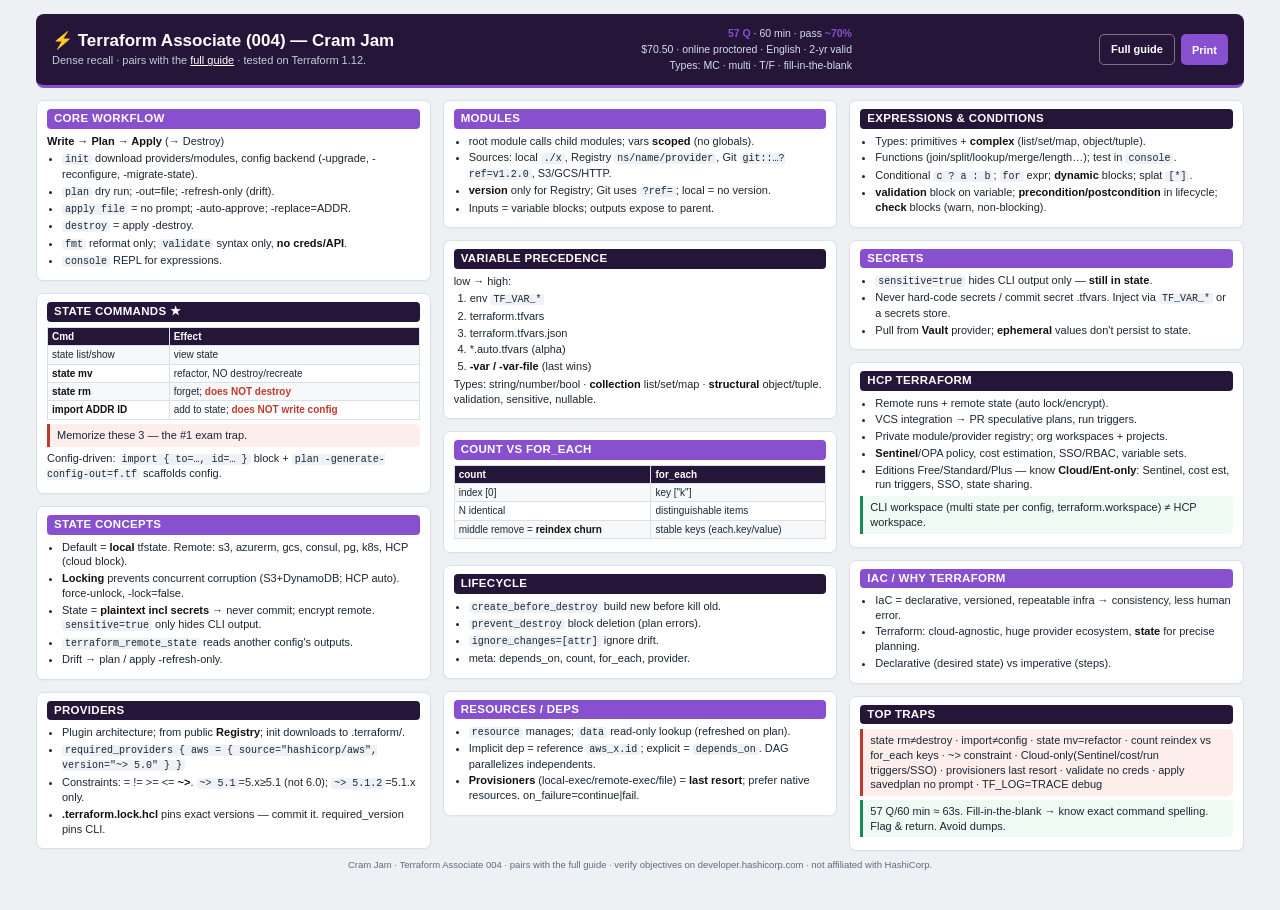
<file: terraform-associate/cram.html>
<!DOCTYPE html>
<html lang="en">
<head>
<meta charset="UTF-8">
<meta name="viewport" content="width=device-width, initial-scale=1.0">
<title>Terraform Associate — Cram Jam (1-page)</title>
<link rel="stylesheet" href="../assets/cram.css">
</head>
<body class="theme-terraform">
<div class="wrap">
  <div class="topbar">
    <div>
      <h1>⚡ Terraform Associate (004) — Cram Jam</h1>
      <div class="sub">Dense recall · pairs with the <a href="index.html" style="color:#fff;text-decoration:underline;">full guide</a> · tested on Terraform 1.12.</div>
    </div>
    <div class="meta">
      <b>57 Q</b> · 60 min · pass <b>~70%</b><br>
      $70.50 · online proctored · English · 2-yr valid<br>
      Types: MC · multi · T/F · fill-in-the-blank
    </div>
    <div class="btns">
      <a class="btn ghost" href="index.html">Full guide</a>
      <button class="btn" onclick="window.print()">Print</button>
    </div>
  </div>

  <div class="cols">

    <div class="box">
      <h2>Core Workflow</h2>
      <p><b>Write → Plan → Apply</b> (→ Destroy)</p>
      <ul>
        <li><span class="mono">init</span> download providers/modules, config backend (-upgrade, -reconfigure, -migrate-state).</li>
        <li><span class="mono">plan</span> dry run; -out=file; -refresh-only (drift).</li>
        <li><span class="mono">apply file</span> = no prompt; -auto-approve; -replace=ADDR.</li>
        <li><span class="mono">destroy</span> = apply -destroy.</li>
        <li><span class="mono">fmt</span> reformat only; <span class="mono">validate</span> syntax only, <b>no creds/API</b>.</li>
        <li><span class="mono">console</span> REPL for expressions.</li>
      </ul>
    </div>

    <div class="box">
      <h2 class="alt">State Commands ★</h2>
      <table class="mini">
        <tr><th>Cmd</th><th>Effect</th></tr>
        <tr><td>state list/show</td><td>view state</td></tr>
        <tr><td><b>state mv</b></td><td>refactor, NO destroy/recreate</td></tr>
        <tr><td><b>state rm</b></td><td>forget; <span class="bad">does NOT destroy</span></td></tr>
        <tr><td><b>import ADDR ID</b></td><td>add to state; <span class="bad">does NOT write config</span></td></tr>
      </table>
      <div class="warn">Memorize these 3 — the #1 exam trap.</div>
      <p>Config-driven: <span class="mono">import { to=…, id=… }</span> block + <span class="mono">plan -generate-config-out=f.tf</span> scaffolds config.</p>
    </div>

    <div class="box">
      <h2>State Concepts</h2>
      <ul>
        <li>Default = <b>local</b> tfstate. Remote: s3, azurerm, gcs, consul, pg, k8s, HCP (cloud block).</li>
        <li><b>Locking</b> prevents concurrent corruption (S3+DynamoDB; HCP auto). force-unlock, -lock=false.</li>
        <li>State = <b>plaintext incl secrets</b> → never commit; encrypt remote. <span class="mono">sensitive=true</span> only hides CLI output.</li>
        <li><span class="mono">terraform_remote_state</span> reads another config's outputs.</li>
        <li>Drift → plan / apply -refresh-only.</li>
      </ul>
    </div>

    <div class="box">
      <h2 class="alt">Providers</h2>
      <ul>
        <li>Plugin architecture; from public <b>Registry</b>; init downloads to .terraform/.</li>
        <li><span class="mono">required_providers { aws = { source="hashicorp/aws", version="~&gt; 5.0" } }</span></li>
        <li>Constraints: = != &gt;= &lt;= <b>~&gt;</b>. <span class="mono">~&gt; 5.1</span>=5.x≥5.1 (not 6.0); <span class="mono">~&gt; 5.1.2</span>=5.1.x only.</li>
        <li><b>.terraform.lock.hcl</b> pins exact versions — commit it. required_version pins CLI.</li>
      </ul>
    </div>

    <div class="box">
      <h2>Modules</h2>
      <ul>
        <li>root module calls child modules; vars <b>scoped</b> (no globals).</li>
        <li>Sources: local <span class="mono">./x</span>, Registry <span class="mono">ns/name/provider</span>, Git <span class="mono">git::…?ref=v1.2.0</span>, S3/GCS/HTTP.</li>
        <li><b>version</b> only for Registry; Git uses <span class="mono">?ref=</span>; local = no version.</li>
        <li>Inputs = variable blocks; outputs expose to parent.</li>
      </ul>
    </div>

    <div class="box">
      <h2 class="alt">Variable Precedence</h2>
      <p>low → high:</p>
      <ol style="margin:2px 0;padding-left:16px;">
        <li>env <span class="mono">TF_VAR_*</span></li>
        <li>terraform.tfvars</li>
        <li>terraform.tfvars.json</li>
        <li>*.auto.tfvars (alpha)</li>
        <li><b>-var / -var-file</b> (last wins)</li>
      </ol>
      <p>Types: string/number/bool · <b>collection</b> list/set/map · <b>structural</b> object/tuple. validation, sensitive, nullable.</p>
    </div>

    <div class="box">
      <h2>count vs for_each</h2>
      <table class="mini">
        <tr><th>count</th><th>for_each</th></tr>
        <tr><td>index [0]</td><td>key ["k"]</td></tr>
        <tr><td>N identical</td><td>distinguishable items</td></tr>
        <tr><td>middle remove = <b>reindex churn</b></td><td>stable keys (each.key/value)</td></tr>
      </table>
    </div>

    <div class="box">
      <h2 class="alt">lifecycle</h2>
      <ul>
        <li><span class="mono">create_before_destroy</span> build new before kill old.</li>
        <li><span class="mono">prevent_destroy</span> block deletion (plan errors).</li>
        <li><span class="mono">ignore_changes=[attr]</span> ignore drift.</li>
        <li>meta: depends_on, count, for_each, provider.</li>
      </ul>
    </div>

    <div class="box">
      <h2>Resources / Deps</h2>
      <ul>
        <li><span class="mono">resource</span> manages; <span class="mono">data</span> read-only lookup (refreshed on plan).</li>
        <li>Implicit dep = reference <span class="mono">aws_x.id</span>; explicit = <span class="mono">depends_on</span>. DAG parallelizes independents.</li>
        <li><b>Provisioners</b> (local-exec/remote-exec/file) = <b>last resort</b>; prefer native resources. on_failure=continue|fail.</li>
      </ul>
    </div>

    <div class="box">
      <h2 class="alt">Expressions &amp; Conditions</h2>
      <ul>
        <li>Types: primitives + <b>complex</b> (list/set/map, object/tuple).</li>
        <li>Functions (join/split/lookup/merge/length…); test in <span class="mono">console</span>.</li>
        <li>Conditional <span class="mono">c ? a : b</span>; <span class="mono">for</span> expr; <b>dynamic</b> blocks; splat <span class="mono">[*]</span>.</li>
        <li><b>validation</b> block on variable; <b>precondition/postcondition</b> in lifecycle; <b>check</b> blocks (warn, non-blocking).</li>
      </ul>
    </div>

    <div class="box">
      <h2>Secrets</h2>
      <ul>
        <li><span class="mono">sensitive=true</span> hides CLI output only — <b>still in state</b>.</li>
        <li>Never hard-code secrets / commit secret .tfvars. Inject via <span class="mono">TF_VAR_*</span> or a secrets store.</li>
        <li>Pull from <b>Vault</b> provider; <b>ephemeral</b> values don't persist to state.</li>
      </ul>
    </div>

    <div class="box">
      <h2 class="alt">HCP Terraform</h2>
      <ul>
        <li>Remote runs + remote state (auto lock/encrypt).</li>
        <li>VCS integration → PR speculative plans, run triggers.</li>
        <li>Private module/provider registry; org workspaces + projects.</li>
        <li><b>Sentinel</b>/OPA policy, cost estimation, SSO/RBAC, variable sets.</li>
        <li>Editions Free/Standard/Plus — know <b>Cloud/Ent-only</b>: Sentinel, cost est, run triggers, SSO, state sharing.</li>
      </ul>
      <div class="tip">CLI workspace (multi state per config, terraform.workspace) ≠ HCP workspace.</div>
    </div>

    <div class="box">
      <h2>IaC / Why Terraform</h2>
      <ul>
        <li>IaC = declarative, versioned, repeatable infra → consistency, less human error.</li>
        <li>Terraform: cloud-agnostic, huge provider ecosystem, <b>state</b> for precise planning.</li>
        <li>Declarative (desired state) vs imperative (steps).</li>
      </ul>
    </div>

    <div class="box">
      <h2 class="alt">Top Traps</h2>
      <div class="warn">state rm≠destroy · import≠config · state mv=refactor · count reindex vs for_each keys · ~&gt; constraint · Cloud-only(Sentinel/cost/run triggers/SSO) · provisioners last resort · validate no creds · apply savedplan no prompt · TF_LOG=TRACE debug</div>
      <div class="tip">57 Q/60 min ≈ 63s. Fill-in-the-blank → know exact command spelling. Flag &amp; return. Avoid dumps.</div>
    </div>

  </div>
  <div class="footnote">Cram Jam · Terraform Associate 004 · pairs with the full guide · verify objectives on developer.hashicorp.com · not affiliated with HashiCorp.</div>
</div>
</body>
</html>
</file>
<file: assets/style.css>
/* ============================================================
   Shared study-guide stylesheet
   Per-cert theming via body class: theme-aws (default),
   theme-splunk, theme-security, theme-azure, theme-terraform
   ============================================================ */
:root{
  --accent:#FF9900;      /* primary brand accent */
  --accent-d:#EC7211;
  --nav:#232F3E;         /* sidebar + hero base */
  --nav-2:#31465f;       /* hero gradient end */
  --nav-line:#11202f;
  --nav-sub:#8fa2b6;
  --nav-link:#c3cedb;

  --ink:#1b2733;
  --muted:#5b6b7b;
  --line:#e2e8f0;
  --bg:#f6f8fa;
  --card:#ffffff;
  --accent-blue:#1166bb;
  --good:#1a8a53;
  --warn:#b4690e;
  --bad:#c0392b;
  --code-bg:#f0f3f6;
  --sidebar-w:310px;
}
body.theme-splunk   { --accent:#5EB226; --accent-d:#4a9018; --nav:#14181b; --nav-2:#28382c; }
body.theme-security { --accent:#E02B34; --accent-d:#b81f27; --nav:#182a3f; --nav-2:#2b4a6b; }
body.theme-azure    { --accent:#0A84D4; --accent-d:#005a9e; --nav:#1f334f; --nav-2:#345183; }
body.theme-terraform{ --accent:#8850CF; --accent-d:#6b3aa0; --nav:#241539; --nav-2:#442c66; }
body.theme-redhat   { --accent:#EE0000; --accent-d:#b30000; --nav:#1c1414; --nav-2:#4a2020; }

*{box-sizing:border-box;}
html{scroll-behavior:smooth;}
body{
  margin:0;
  font-family:-apple-system,BlinkMacSystemFont,"Segoe UI",Roboto,Helvetica,Arial,sans-serif;
  color:var(--ink);background:var(--bg);line-height:1.6;font-size:16px;
}
a{color:var(--accent-blue);text-decoration:none;}
a:hover{text-decoration:underline;}

/* ---------- Layout ---------- */
.layout{display:flex;align-items:flex-start;}
.sidebar{
  width:var(--sidebar-w);min-width:var(--sidebar-w);height:100vh;position:sticky;top:0;
  overflow-y:auto;background:var(--nav);color:#cfd8e3;padding:0 0 40px 0;border-right:1px solid var(--nav-line);
}
.sidebar::-webkit-scrollbar{width:9px;}
.sidebar::-webkit-scrollbar-thumb{background:#46586c;border-radius:8px;}
.sidebar::-webkit-scrollbar-track{background:transparent;}
.brand{padding:20px 22px 16px 22px;border-bottom:1px solid #33465b;position:sticky;top:0;background:var(--nav);z-index:3;}
.brand .logo{display:inline-block;background:var(--accent);color:#fff;font-weight:800;font-size:12px;letter-spacing:.5px;
  padding:3px 8px;border-radius:4px;margin-bottom:8px;}
.brand h1{font-size:15px;margin:6px 0 2px 0;color:#fff;line-height:1.3;}
.brand .sub{font-size:12px;color:var(--nav-sub);}
.brand .home{font-size:12px;display:inline-block;margin-top:8px;color:#aeb9c7;}
.brand .home:hover{color:#fff;}

.toc{padding:10px 0;}
.toc .group-label{font-size:11px;text-transform:uppercase;letter-spacing:1.3px;color:var(--accent);
  padding:14px 22px 6px 22px;font-weight:700;}
.toc a{display:block;color:var(--nav-link);padding:6px 22px;font-size:13.5px;border-left:3px solid transparent;
  text-decoration:none;transition:all .12s ease;}
.toc a:hover{background:#2c3a4b;color:#fff;text-decoration:none;}
.toc a.lvl2{padding-left:36px;font-size:12.7px;color:#a8b6c6;}
.toc a.lvl3{padding-left:50px;font-size:12.3px;color:#93a2b4;}
.toc a.active{background:#2c3a4b;color:#fff;border-left:3px solid var(--accent);font-weight:600;}

.content{flex:1;min-width:0;padding:0 48px 120px 48px;max-width:1080px;margin:0 auto;}
.hero{background:linear-gradient(135deg,var(--nav) 0%,var(--nav-2) 100%);color:#fff;margin:0 -48px 34px -48px;
  padding:46px 48px 40px 48px;border-bottom:4px solid var(--accent);}
.hero h1{margin:0 0 8px 0;font-size:30px;line-height:1.2;}
.hero p{margin:6px 0 0 0;color:#d4deea;max-width:820px;}
.hero .pill{display:inline-block;margin-top:18px;margin-right:8px;background:rgba(255,255,255,.12);
  border:1px solid rgba(255,255,255,.22);padding:5px 12px;border-radius:20px;font-size:13px;}
.hero .pill b{color:var(--accent);}
.hero .crambtn{display:inline-block;margin-top:18px;background:var(--accent);color:#fff;font-weight:700;
  padding:8px 16px;border-radius:6px;font-size:14px;}
.hero .crambtn:hover{background:var(--accent-d);text-decoration:none;}

section{scroll-margin-top:18px;}
h2.part{font-size:13px;letter-spacing:2px;text-transform:uppercase;color:var(--accent-d);
  border-top:2px solid var(--accent);padding-top:10px;margin-top:54px;font-weight:800;}
h2{font-size:25px;margin:40px 0 12px 0;padding-bottom:8px;border-bottom:2px solid var(--line);scroll-margin-top:18px;}
h3{font-size:20px;margin:32px 0 10px 0;color:var(--nav);scroll-margin-top:18px;}
h4{font-size:16.5px;margin:22px 0 6px 0;color:var(--nav);}
p{margin:10px 0;}
ul,ol{margin:10px 0;padding-left:24px;}
li{margin:5px 0;}
code{background:var(--code-bg);border:1px solid #dde4ec;border-radius:4px;padding:1px 5px;font-size:13.5px;
  font-family:"SFMono-Regular",Consolas,"Liberation Mono",Menlo,monospace;color:#334;}

table{border-collapse:collapse;width:100%;margin:16px 0;font-size:14.2px;background:var(--card);
  border:1px solid var(--line);border-radius:8px;overflow:hidden;}
th{background:var(--nav);color:#fff;text-align:left;padding:9px 12px;font-weight:600;font-size:13.5px;}
td{padding:9px 12px;border-top:1px solid var(--line);vertical-align:top;}
tr:nth-child(even) td{background:#fafbfc;}
table code{font-size:12.8px;}

.card{background:var(--card);border:1px solid var(--line);border-radius:10px;padding:18px 20px;margin:16px 0;
  box-shadow:0 1px 2px rgba(16,24,40,.04);}
.grid{display:grid;gap:16px;grid-template-columns:repeat(auto-fill,minmax(250px,1fr));margin:18px 0;}
.grid .card{margin:0;}
.grid .card h4{margin-top:0;}

.callout{border-left:4px solid var(--accent);background:#fff8ec;padding:12px 16px;border-radius:0 8px 8px 0;margin:16px 0;}
.callout.tip{border-left-color:var(--good);background:#eefaf2;}
.callout.trap{border-left-color:var(--bad);background:#fdeeec;}
.callout.note{border-left-color:var(--accent-blue);background:#eef4fb;}
.callout .lbl{font-weight:700;font-size:12px;letter-spacing:.6px;text-transform:uppercase;display:block;margin-bottom:2px;color:var(--accent-d);}
.callout.tip .lbl{color:var(--good);}
.callout.trap .lbl{color:var(--bad);}
.callout.note .lbl{color:var(--accent-blue);}

.domain-band{display:flex;flex-wrap:wrap;gap:12px;margin:18px 0;}
.domain-band .db{flex:1;min-width:170px;background:var(--card);border:1px solid var(--line);border-top:4px solid var(--accent);
  border-radius:10px;padding:14px 16px;}
.domain-band .db .pct{font-size:26px;font-weight:800;color:var(--nav);}
.domain-band .db .nm{font-size:13.5px;color:var(--muted);}

.tag{display:inline-block;font-size:11px;font-weight:700;padding:2px 8px;border-radius:20px;margin-left:6px;vertical-align:middle;}
.tag.d1{background:#fde8cf;color:#8a4b00;}
.tag.d2{background:#d6ecfa;color:#0b4d75;}
.tag.d3{background:#e2f4e5;color:#1a6b38;}
.tag.d4{background:#efe4f7;color:#5f2c86;}
.tag.d5{background:#fbe0e4;color:#9c1b2b;}

.backtop{font-size:12px;color:var(--muted);margin-top:8px;display:inline-block;}
.jump{font-size:12.5px;background:#fff4e2;border:1px solid #ffdca8;color:#8a4b00;padding:2px 9px;border-radius:20px;display:inline-block;margin:2px 0;}
.jump:hover{background:#ffe9c9;text-decoration:none;}
.kbd{font-size:12px;color:var(--muted);}
.two-col{display:grid;grid-template-columns:1fr 1fr;gap:16px;}
@media(max-width:1100px){.two-col{grid-template-columns:1fr;}}
.legend{font-size:12.5px;color:var(--muted);margin:6px 0 0 0;}
.star{color:var(--accent);}
hr.soft{border:none;border-top:1px dashed var(--line);margin:30px 0;}
.rank{display:inline-block;background:var(--accent);color:#fff;font-weight:800;border-radius:6px;padding:1px 8px;font-size:12px;margin-right:6px;}
.consensus{background:#eefaf2;border:1px solid #bfe6cd;border-radius:8px;padding:10px 14px;margin:10px 0;font-size:14px;}
.consensus b{color:var(--good);}
.footer{margin-top:60px;padding-top:20px;border-top:1px solid var(--line);color:var(--muted);font-size:13px;}

@media(max-width:900px){
  .layout{flex-direction:column;}
  .sidebar{position:relative;width:100%;min-width:0;height:auto;border-right:none;}
  .content{padding:0 20px 80px 20px;}
  .hero{margin:0 -20px 24px -20px;padding:32px 20px;}
  .two-col{grid-template-columns:1fr;}
}
</file>
<file: assets/cram.css>
/* ============================================================
   "Cram Jam" one-pager stylesheet — dense, print-friendly.
   Same theme classes as style.css (theme-aws default, etc.)
   ============================================================ */
:root{
  --accent:#FF9900; --accent-d:#EC7211; --nav:#232F3E;
  --ink:#1b2733; --muted:#5b6b7b; --line:#d8e0e8; --bg:#eef1f4;
  --box:#ffffff; --good:#1a8a53; --bad:#c0392b; --code-bg:#eef2f6;
}
body.theme-splunk   { --accent:#5EB226; --accent-d:#4a9018; --nav:#14181b; }
body.theme-security { --accent:#E02B34; --accent-d:#b81f27; --nav:#182a3f; }
body.theme-azure    { --accent:#0A84D4; --accent-d:#005a9e; --nav:#1f334f; }
body.theme-terraform{ --accent:#8850CF; --accent-d:#6b3aa0; --nav:#241539; }
body.theme-redhat   { --accent:#EE0000; --accent-d:#b30000; --nav:#1c1414; }

*{box-sizing:border-box;}
body{margin:0;background:var(--bg);color:var(--ink);
  font-family:-apple-system,BlinkMacSystemFont,"Segoe UI",Roboto,Helvetica,Arial,sans-serif;
  font-size:11px;line-height:1.34;}
a{color:var(--accent-d);text-decoration:none;}

.wrap{max-width:1240px;margin:0 auto;padding:14px 16px 40px 16px;}

.topbar{display:flex;justify-content:space-between;align-items:center;gap:12px;
  background:var(--nav);color:#fff;border-radius:8px;padding:12px 16px;margin-bottom:12px;border-bottom:3px solid var(--accent);}
.topbar h1{font-size:17px;margin:0;line-height:1.2;}
.topbar .sub{font-size:11px;color:#c3cedb;margin-top:2px;}
.topbar .meta{font-size:10.5px;color:#d4deea;text-align:right;line-height:1.5;min-width:150px;}
.topbar .meta b{color:var(--accent);}
.btns{display:flex;gap:6px;}
.btn{background:var(--accent);color:#fff;border:none;border-radius:5px;padding:7px 11px;font-size:11px;font-weight:700;cursor:pointer;text-decoration:none;}
.btn.ghost{background:transparent;border:1px solid rgba(255,255,255,.4);color:#fff;}
.btn:hover{background:var(--accent-d);}

.cols{column-count:3;column-gap:12px;}
@media(max-width:1000px){.cols{column-count:2;}}
@media(max-width:640px){.cols{column-count:1;}}

.box{break-inside:avoid;background:var(--box);border:1px solid var(--line);border-radius:7px;
  padding:8px 10px 9px 10px;margin:0 0 12px 0;box-shadow:0 1px 1px rgba(16,24,40,.03);}
.box h2{font-size:11.5px;margin:0 0 5px 0;padding:2px 7px;color:#fff;background:var(--accent);
  border-radius:4px;letter-spacing:.3px;text-transform:uppercase;font-weight:800;}
.box h2.alt{background:var(--nav);}
.box h3{font-size:11px;margin:7px 0 2px 0;color:var(--accent-d);font-weight:800;}
.box ul{margin:3px 0;padding-left:15px;}
.box li{margin:2px 0;}
.box p{margin:3px 0;}
.box b{color:#111;}
.k{color:var(--accent-d);font-weight:700;}
.mono{font-family:"SFMono-Regular",Consolas,Menlo,monospace;background:var(--code-bg);border-radius:3px;padding:0 3px;font-size:10px;}
.good{color:var(--good);font-weight:700;}
.bad{color:var(--bad);font-weight:700;}

table.mini{width:100%;border-collapse:collapse;margin:4px 0;font-size:10px;}
table.mini td,table.mini th{border:1px solid var(--line);padding:2px 4px;vertical-align:top;text-align:left;}
table.mini th{background:var(--nav);color:#fff;font-weight:700;}
table.mini tr:nth-child(even) td{background:#f6f8fa;}

.pill{display:inline-block;background:var(--code-bg);border:1px solid var(--line);border-radius:10px;padding:0 6px;font-size:9.5px;margin:1px 1px;}
.tip{border-left:3px solid var(--good);background:#eefaf2;padding:4px 7px;border-radius:0 5px 5px 0;margin:4px 0;}
.warn{border-left:3px solid var(--bad);background:#fdeeec;padding:4px 7px;border-radius:0 5px 5px 0;margin:4px 0;}

.footnote{font-size:9.5px;color:var(--muted);margin-top:8px;text-align:center;}

@media print{
  body{background:#fff;font-size:8.4px;}
  .wrap{max-width:none;padding:0;}
  .btns{display:none;}
  .topbar{border-radius:0;padding:7px 10px;margin-bottom:7px;-webkit-print-color-adjust:exact;print-color-adjust:exact;}
  .cols{column-count:4;column-gap:7px;}
  .box{margin-bottom:7px;padding:5px 6px;-webkit-print-color-adjust:exact;print-color-adjust:exact;}
  .box h2{font-size:8.6px;-webkit-print-color-adjust:exact;print-color-adjust:exact;}
  table.mini,table.mini th,table.mini td{-webkit-print-color-adjust:exact;print-color-adjust:exact;}
  a{color:var(--ink);}
  @page{size:landscape;margin:8mm;}
}
</file>
